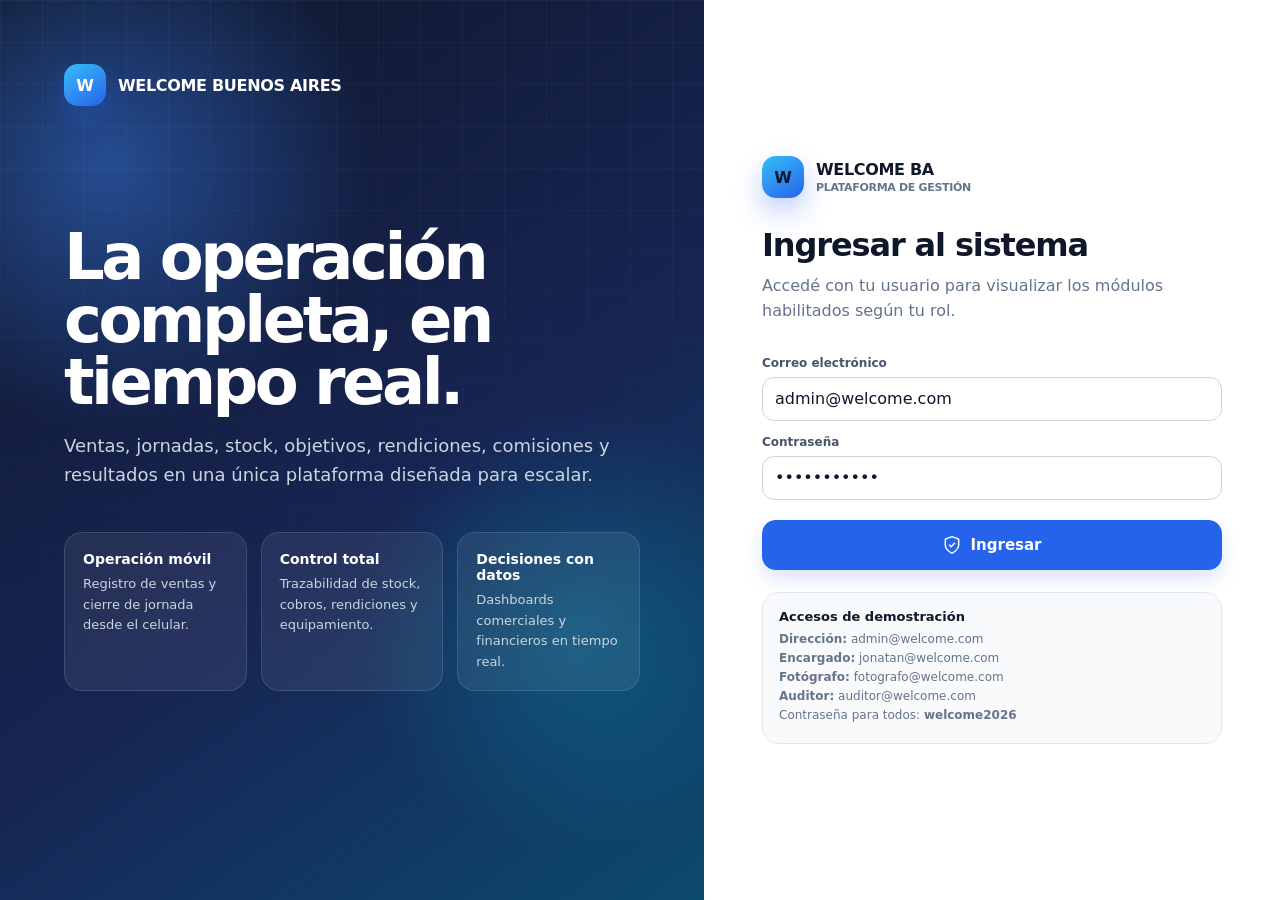
<file: index.html>
<!doctype html>
<html lang="es">
<head>
  <meta charset="utf-8" />
  <meta name="viewport" content="width=device-width, initial-scale=1, viewport-fit=cover" />
  <meta name="theme-color" content="#0f172a" />
  <meta name="description" content="Plataforma integral de gestión operativa, comercial y financiera de Welcome Buenos Aires" />
  <title>Welcome Buenos Aires | Gestión</title>
  <link rel="manifest" href="manifest.webmanifest" />
  <link rel="stylesheet" href="styles.css" />
</head>
<body>
  <div id="app"></div>
  <div id="toast-root" aria-live="polite"></div>
  <div id="modal-root"></div>
  <script src="business.js" defer></script>
  <script src="app.js" defer></script>
  <script src="operations.js" defer></script>
</body>
</html>
</file>
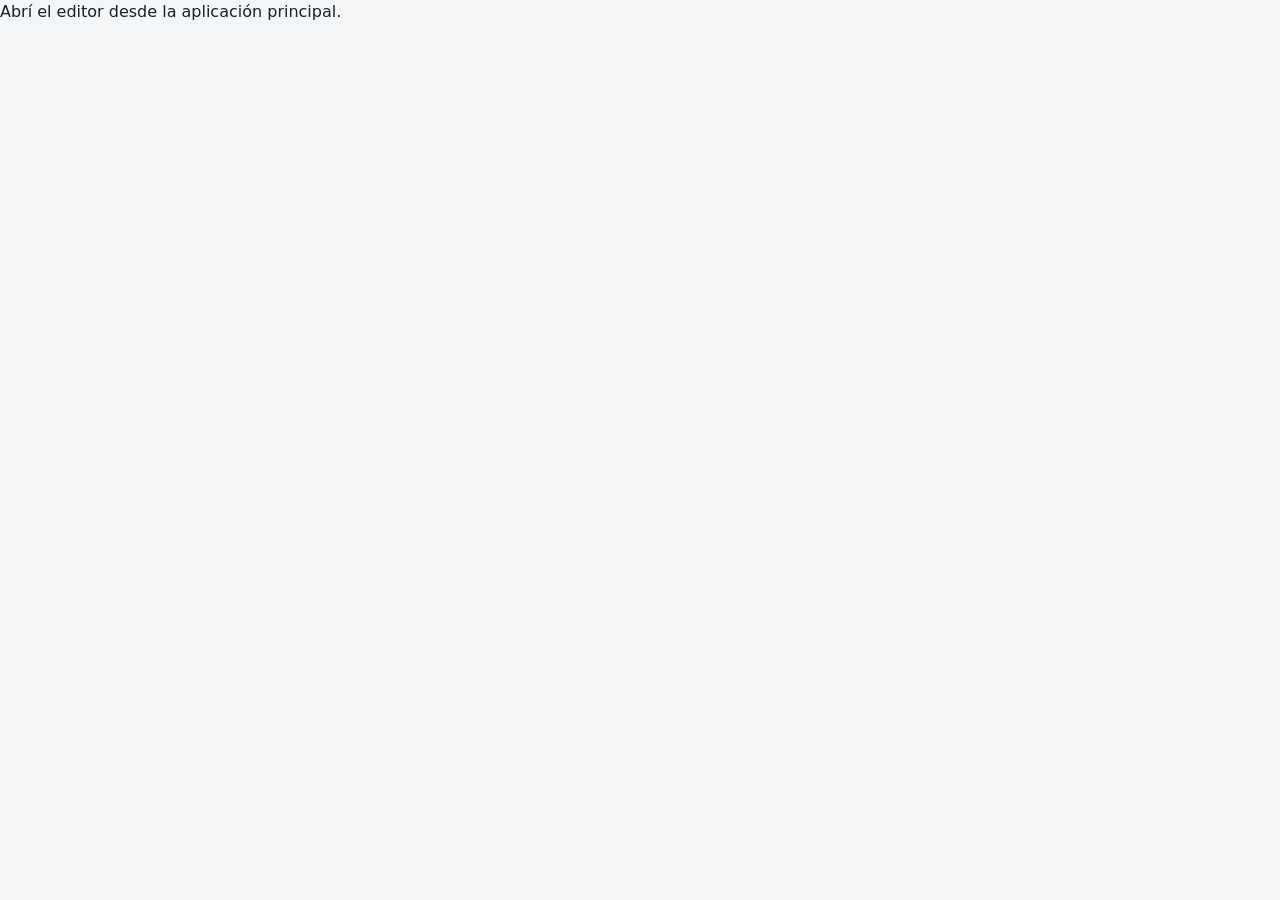
<file: point-editor.html>
<!DOCTYPE html>
<html lang="es">
<head>
  <meta charset="UTF-8" />
  <meta name="viewport" content="width=device-width, initial-scale=1.0" />
  <title>Welcome Buenos Aires · Puntos integrados</title>
  <style>
    :root {
      --bg: #f3f5f7;
      --surface: #ffffff;
      --surface-2: #f8fafb;
      --text: #17212b;
      --muted: #6b7785;
      --border: #dce2e7;
      --primary: #263746;
      --primary-2: #334a5d;
      --accent: #d8aa5b;
      --accent-soft: #f8eedc;
      --success: #19734b;
      --success-soft: #e8f5ee;
      --warning: #946200;
      --warning-soft: #fff5d9;
      --danger: #b13b3b;
      --danger-soft: #fdecec;
      --shadow: 0 10px 28px rgba(31, 49, 63, .08);
      --radius: 16px;
    }

    * { box-sizing: border-box; }
    html { scroll-behavior: smooth; }
    body {
      margin: 0;
      background: var(--bg);
      color: var(--text);
      font-family: Inter, ui-sans-serif, system-ui, -apple-system, BlinkMacSystemFont, "Segoe UI", sans-serif;
      line-height: 1.45;
    }

    button, input, select, textarea { font: inherit; }
    button { cursor: pointer; }
    button:disabled { cursor: not-allowed; opacity: .55; }

    .app-shell { min-height: 100vh; }
    .topbar {
      position: sticky;
      top: 0;
      z-index: 20;
      display: flex;
      align-items: center;
      justify-content: space-between;
      gap: 16px;
      min-height: 72px;
      padding: 14px 26px;
      color: #fff;
      background: var(--primary);
      box-shadow: 0 8px 24px rgba(23, 33, 43, .16);
    }
    .brand { display: flex; align-items: center; gap: 12px; }
    .brand-mark {
      display: grid;
      place-items: center;
      width: 42px;
      height: 42px;
      border-radius: 12px;
      color: var(--primary);
      background: var(--accent);
      font-weight: 800;
      letter-spacing: -.03em;
    }
    .brand small { display: block; color: rgba(255,255,255,.7); }
    .top-actions { display: flex; flex-wrap: wrap; gap: 10px; }

    .layout {
      display: grid;
      grid-template-columns: 270px minmax(0, 1fr);
      gap: 22px;
      width: min(1520px, calc(100% - 36px));
      margin: 22px auto 50px;
    }

    .sidebar {
      position: sticky;
      top: 94px;
      align-self: start;
      overflow: hidden;
      border: 1px solid var(--border);
      border-radius: var(--radius);
      background: var(--surface);
      box-shadow: var(--shadow);
    }
    .sidebar-header { padding: 20px; border-bottom: 1px solid var(--border); }
    .sidebar-header h2 { margin: 0 0 5px; font-size: 17px; }
    .sidebar-header p { margin: 0; color: var(--muted); font-size: 13px; }
    .nav-list { display: grid; gap: 4px; padding: 10px; }
    .nav-button {
      display: grid;
      grid-template-columns: 30px 1fr auto;
      align-items: center;
      gap: 10px;
      width: 100%;
      padding: 11px 12px;
      border: 0;
      border-radius: 11px;
      color: var(--text);
      background: transparent;
      text-align: left;
    }
    .nav-button:hover { background: var(--surface-2); }
    .nav-button.active { color: var(--primary); background: var(--accent-soft); font-weight: 700; }
    .step-number {
      display: grid;
      place-items: center;
      width: 28px;
      height: 28px;
      border-radius: 50%;
      color: var(--muted);
      background: var(--surface-2);
      border: 1px solid var(--border);
      font-size: 12px;
      font-weight: 800;
    }
    .nav-button.active .step-number { color: var(--primary); background: var(--accent); border-color: var(--accent); }
    .step-state { color: var(--muted); font-size: 12px; }

    .sidebar-footer { padding: 16px 18px 18px; border-top: 1px solid var(--border); }
    .progress-line { height: 8px; overflow: hidden; border-radius: 99px; background: #edf0f2; }
    .progress-line > span { display: block; height: 100%; width: 0; background: var(--accent); transition: width .25s ease; }
    .progress-copy { display: flex; justify-content: space-between; gap: 10px; margin-top: 8px; color: var(--muted); font-size: 12px; }

    .main { min-width: 0; }
    .page-intro {
      display: flex;
      align-items: flex-start;
      justify-content: space-between;
      gap: 20px;
      margin-bottom: 18px;
    }
    .page-intro h1 { margin: 0 0 5px; font-size: clamp(25px, 3vw, 34px); letter-spacing: -.03em; }
    .page-intro p { margin: 0; color: var(--muted); }

    .status-row { display: flex; flex-wrap: wrap; gap: 8px; align-items: center; }
    .badge {
      display: inline-flex;
      align-items: center;
      gap: 7px;
      min-height: 29px;
      padding: 5px 10px;
      border-radius: 999px;
      font-size: 12px;
      font-weight: 700;
    }
    .badge-draft { color: var(--warning); background: var(--warning-soft); }
    .badge-ready { color: var(--success); background: var(--success-soft); }
    .badge-muted { color: var(--muted); background: #edf0f2; }
    .badge-danger { color: var(--danger); background: var(--danger-soft); }

    .card {
      margin-bottom: 18px;
      padding: 22px;
      border: 1px solid var(--border);
      border-radius: var(--radius);
      background: var(--surface);
      box-shadow: var(--shadow);
    }
    .card-header {
      display: flex;
      align-items: flex-start;
      justify-content: space-between;
      gap: 18px;
      margin-bottom: 18px;
    }
    .card-header h2, .card-header h3 { margin: 0 0 5px; letter-spacing: -.02em; }
    .card-header p { margin: 0; color: var(--muted); font-size: 14px; }

    .section-panel { display: none; }
    .section-panel.active { display: block; }

    .grid { display: grid; gap: 16px; }
    .grid-2 { grid-template-columns: repeat(2, minmax(0, 1fr)); }
    .grid-3 { grid-template-columns: repeat(3, minmax(0, 1fr)); }
    .grid-4 { grid-template-columns: repeat(4, minmax(0, 1fr)); }
    .span-2 { grid-column: span 2; }
    .span-3 { grid-column: span 3; }
    .span-full { grid-column: 1 / -1; }

    .field-group { min-width: 0; }
    .field-group label, .field-title {
      display: flex;
      align-items: center;
      justify-content: space-between;
      gap: 10px;
      margin-bottom: 7px;
      font-size: 13px;
      font-weight: 700;
    }
    .optional { color: var(--muted); font-size: 11px; font-weight: 500; }
    .field, .select, .textarea {
      width: 100%;
      min-height: 43px;
      padding: 10px 12px;
      border: 1px solid var(--border);
      border-radius: 11px;
      outline: none;
      color: var(--text);
      background: var(--surface);
      transition: border .15s ease, box-shadow .15s ease;
    }
    .field:focus, .select:focus, .textarea:focus {
      border-color: var(--accent);
      box-shadow: 0 0 0 3px rgba(216,170,91,.2);
    }
    .textarea { min-height: 96px; resize: vertical; }
    .help-text { margin-top: 6px; color: var(--muted); font-size: 12px; }

    .btn {
      display: inline-flex;
      align-items: center;
      justify-content: center;
      gap: 8px;
      min-height: 41px;
      padding: 9px 14px;
      border: 1px solid transparent;
      border-radius: 11px;
      font-weight: 700;
      text-decoration: none;
    }
    .btn-primary { color: #fff; background: var(--primary); }
    .btn-primary:hover { background: var(--primary-2); }
    .btn-accent { color: var(--primary); background: var(--accent); }
    .btn-secondary { color: var(--text); background: var(--surface); border-color: var(--border); }
    .btn-secondary:hover { background: var(--surface-2); }
    .btn-danger { color: var(--danger); background: var(--danger-soft); border-color: transparent; }
    .btn-small { min-height: 34px; padding: 6px 10px; border-radius: 9px; font-size: 12px; }

    .toggle-row {
      display: flex;
      align-items: center;
      justify-content: space-between;
      gap: 14px;
      padding: 13px 14px;
      border: 1px solid var(--border);
      border-radius: 12px;
      background: var(--surface-2);
    }
    .toggle-copy strong { display: block; font-size: 13px; }
    .toggle-copy span { display: block; margin-top: 3px; color: var(--muted); font-size: 12px; }
    .switch { position: relative; display: inline-flex; width: 46px; height: 26px; flex: 0 0 auto; }
    .switch input { position: absolute; opacity: 0; pointer-events: none; }
    .switch span { width: 100%; border-radius: 999px; background: #cfd6dc; transition: .2s ease; }
    .switch span::after {
      content: "";
      position: absolute;
      top: 4px;
      left: 4px;
      width: 18px;
      height: 18px;
      border-radius: 50%;
      background: #fff;
      box-shadow: 0 2px 7px rgba(0,0,0,.2);
      transition: .2s ease;
    }
    .switch input:checked + span { background: var(--primary); }
    .switch input:checked + span::after { transform: translateX(20px); }

    .callout {
      padding: 15px 16px;
      border-radius: 13px;
      border: 1px solid var(--border);
      background: var(--surface-2);
    }
    .callout strong { display: block; margin-bottom: 4px; }
    .callout p { margin: 0; color: var(--muted); font-size: 13px; }
    .callout-warning { border-color: #eed28c; background: var(--warning-soft); }
    .callout-success { border-color: #a9d7c0; background: var(--success-soft); }

    .days-table-wrap { overflow-x: auto; }
    .days-table { width: 100%; min-width: 900px; border-collapse: collapse; }
    .days-table th { padding: 10px 8px; color: var(--muted); font-size: 12px; text-align: left; border-bottom: 1px solid var(--border); }
    .days-table td { padding: 10px 8px; vertical-align: middle; border-bottom: 1px solid var(--border); }
    .days-table tr:last-child td { border-bottom: 0; }
    .day-name { font-weight: 800; }
    .day-row.off { opacity: .46; }
    .compact-field { min-width: 104px; min-height: 36px; padding: 7px 9px; border: 1px solid var(--border); border-radius: 9px; }

    .shift-editor {
      display: none;
      margin-top: 14px;
      padding: 16px;
      border: 1px dashed var(--border);
      border-radius: 13px;
      background: var(--surface-2);
    }
    .shift-editor.visible { display: block; }
    .shift-block {
      display: grid;
      grid-template-columns: 150px repeat(2, minmax(120px, 1fr));
      gap: 12px;
      align-items: end;
      margin-top: 12px;
    }

    .contact-list { display: grid; gap: 14px; }
    .contact-card {
      padding: 16px;
      border: 1px solid var(--border);
      border-radius: 14px;
      background: var(--surface-2);
    }
    .contact-card-header { display: flex; align-items: center; justify-content: space-between; gap: 12px; margin-bottom: 14px; }

    .agreement-selector { display: grid; grid-template-columns: repeat(4, minmax(0, 1fr)); gap: 12px; }
    .agreement-card {
      min-height: 110px;
      padding: 14px;
      border: 1px solid var(--border);
      border-radius: 13px;
      background: var(--surface);
      text-align: left;
    }
    .agreement-card strong { display: block; margin-bottom: 5px; }
    .agreement-card span { color: var(--muted); font-size: 12px; }
    .agreement-card.active { border-color: var(--accent); background: var(--accent-soft); box-shadow: 0 0 0 2px rgba(216,170,91,.2); }
    .agreement-config { display: none; margin-top: 18px; }
    .agreement-config.active { display: block; }

    .rules-list { display: grid; gap: 12px; }
    .combined-rule { padding: 15px; border: 1px solid var(--border); border-radius: 13px; background: var(--surface-2); }

    .summary-grid { display: grid; grid-template-columns: repeat(3, minmax(0,1fr)); gap: 14px; }
    .summary-card { padding: 16px; border: 1px solid var(--border); border-radius: 13px; background: var(--surface-2); }
    .summary-card small { color: var(--muted); }
    .summary-card strong { display: block; margin-top: 6px; }
    .check-list { display: grid; gap: 9px; margin: 16px 0 0; padding: 0; list-style: none; }
    .check-list li { display: flex; align-items: flex-start; gap: 9px; font-size: 13px; }
    .check-dot { display: grid; place-items: center; width: 20px; height: 20px; flex: 0 0 auto; border-radius: 50%; font-size: 11px; font-weight: 900; }
    .check-ok { color: var(--success); background: var(--success-soft); }
    .check-warn { color: var(--warning); background: var(--warning-soft); }

    .sticky-footer {
      position: sticky;
      bottom: 12px;
      z-index: 15;
      display: flex;
      align-items: center;
      justify-content: space-between;
      gap: 18px;
      padding: 14px 16px;
      border: 1px solid var(--border);
      border-radius: 15px;
      background: rgba(255,255,255,.95);
      box-shadow: 0 14px 35px rgba(31,49,63,.18);
      backdrop-filter: blur(10px);
    }
    .save-copy strong { display: block; }
    .save-copy span { color: var(--muted); font-size: 12px; }
    .footer-actions { display: flex; flex-wrap: wrap; gap: 9px; }

    .toast {
      position: fixed;
      right: 22px;
      bottom: 22px;
      z-index: 50;
      display: none;
      max-width: 420px;
      padding: 14px 16px;
      border-radius: 13px;
      color: #fff;
      background: var(--primary);
      box-shadow: 0 12px 34px rgba(0,0,0,.2);
    }
    .toast.visible { display: block; }

    .modal-backdrop {
      position: fixed;
      inset: 0;
      z-index: 60;
      display: none;
      place-items: center;
      padding: 20px;
      background: rgba(18, 29, 38, .56);
    }
    .modal-backdrop.visible { display: grid; }
    .modal {
      width: min(720px, 100%);
      max-height: 90vh;
      overflow: auto;
      padding: 22px;
      border-radius: 18px;
      background: var(--surface);
      box-shadow: 0 24px 70px rgba(0,0,0,.3);
    }
    .modal-header { display: flex; align-items: flex-start; justify-content: space-between; gap: 16px; margin-bottom: 18px; }
    .modal-header h3 { margin: 0 0 4px; }
    .modal-header p { margin: 0; color: var(--muted); font-size: 13px; }

    .hidden { display: none !important; }


    .view-hidden { display: none !important; }
    .points-index {
      width: min(1520px, calc(100% - 36px));
      margin: 24px auto 50px;
    }
    .index-header {
      display: flex;
      align-items: flex-start;
      justify-content: space-between;
      gap: 20px;
      margin-bottom: 18px;
    }
    .index-header h1 { margin: 0 0 5px; font-size: clamp(25px, 3vw, 34px); letter-spacing: -.03em; }
    .index-header p { margin: 0; color: var(--muted); }
    .metric-grid { display: grid; grid-template-columns: repeat(4, minmax(0, 1fr)); gap: 14px; margin-bottom: 18px; }
    .metric-card {
      padding: 18px;
      border: 1px solid var(--border);
      border-radius: var(--radius);
      background: var(--surface);
      box-shadow: var(--shadow);
    }
    .metric-card small { display: block; color: var(--muted); margin-bottom: 7px; }
    .metric-card strong { display: block; font-size: 26px; letter-spacing: -.03em; }
    .metric-card span { display: block; margin-top: 4px; color: var(--muted); font-size: 12px; }
    .index-toolbar {
      display: flex;
      align-items: flex-end;
      justify-content: space-between;
      gap: 14px;
      margin-bottom: 16px;
    }
    .index-filters { display: grid; grid-template-columns: minmax(220px, 1fr) 210px; gap: 12px; width: min(620px, 100%); }
    .points-table-wrap { overflow-x: auto; }
    .points-table { width: 100%; min-width: 1040px; border-collapse: collapse; }
    .points-table th, .points-table td { padding: 13px 12px; border-bottom: 1px solid var(--border); text-align: left; vertical-align: middle; }
    .points-table th { color: var(--muted); font-size: 12px; font-weight: 700; background: var(--surface-2); }
    .points-table tbody tr:hover { background: var(--surface-2); }
    .record-name { font-weight: 800; }
    .record-subtitle { margin-top: 3px; color: var(--muted); font-size: 12px; }
    .record-actions { display: flex; flex-wrap: wrap; justify-content: flex-end; gap: 7px; }
    .empty-state {
      padding: 46px 24px;
      text-align: center;
      border: 1px dashed var(--border);
      border-radius: var(--radius);
      background: var(--surface-2);
    }
    .empty-state h3 { margin: 0 0 7px; }
    .empty-state p { margin: 0 0 18px; color: var(--muted); }
    .editor-context {
      display: flex;
      align-items: center;
      justify-content: space-between;
      gap: 12px;
      margin-bottom: 14px;
    }
    .editor-context-copy { color: var(--muted); font-size: 13px; }
    .id-chip { display: inline-flex; padding: 4px 8px; border-radius: 999px; background: var(--surface-2); color: var(--muted); font-size: 11px; }
    .mobile-records { display: none; gap: 12px; }
    .mobile-record-card {
      padding: 16px;
      border: 1px solid var(--border);
      border-radius: var(--radius);
      background: var(--surface);
      box-shadow: var(--shadow);
    }
    .mobile-record-top { display:flex; align-items:flex-start; justify-content:space-between; gap:10px; }
    .mobile-record-grid { display:grid; grid-template-columns:1fr 1fr; gap:10px; margin:14px 0; font-size:13px; }
    .mobile-record-grid small { display:block; color:var(--muted); margin-bottom:3px; }
    .inline-link { border:0; padding:0; color:var(--primary); background:transparent; font-weight:700; }

    @media (max-width: 1100px) {
      .layout { grid-template-columns: 220px minmax(0, 1fr); }
      .grid-4 { grid-template-columns: repeat(2, minmax(0, 1fr)); }
      .agreement-selector { grid-template-columns: repeat(2, minmax(0, 1fr)); }
    }

    @media (max-width: 820px) {
      .topbar { position: static; align-items: flex-start; flex-direction: column; }
      .layout { grid-template-columns: 1fr; width: min(100% - 22px, 760px); margin-top: 12px; }
      .sidebar { position: static; }
      .nav-list { grid-template-columns: repeat(2, minmax(0, 1fr)); }
      .sidebar-footer { display: none; }
      .grid-2, .grid-3, .grid-4, .summary-grid { grid-template-columns: 1fr; }
      .span-2, .span-3 { grid-column: auto; }
      .page-intro, .card-header, .sticky-footer { flex-direction: column; align-items: stretch; }
      .agreement-selector { grid-template-columns: 1fr; }
      .shift-block { grid-template-columns: 1fr; }
      .footer-actions { width: 100%; }
      .footer-actions .btn { flex: 1; }
    }


    @media (max-width: 1100px) {
      .metric-grid { grid-template-columns: repeat(2, minmax(0, 1fr)); }
    }
    @media (max-width: 720px) {
      .points-index { width: min(100% - 22px, 1520px); margin-top: 14px; }
      .index-header, .index-toolbar { align-items: stretch; flex-direction: column; }
      .index-filters { grid-template-columns: 1fr; width: 100%; }
      .metric-grid { grid-template-columns: 1fr 1fr; }
      .desktop-records { display: none; }
      .mobile-records { display: grid; }
      .editor-context { align-items:flex-start; flex-direction:column; }
    }
    @media print {
      .topbar, .sidebar, .sticky-footer, .btn, .toast { display: none !important; }
      body { background: #fff; }
      .layout { display: block; width: 100%; margin: 0; }
      .section-panel { display: block !important; }
      .card { box-shadow: none; break-inside: avoid; }
    }
  </style>
</head>
<body>
  <div class="app-shell">
    <header class="topbar">
      <div class="brand">
        <div class="brand-mark">W</div>
        <div>
          <strong>Welcome Buenos Aires</strong>
          <small>Sistema operativo · Puntos de venta</small>
        </div>
      </div>
      <div class="top-actions">
        <button class="btn btn-secondary" type="button" id="listTopBtn">Ver puntos</button>
        <button class="btn btn-secondary" type="button" id="newTopBtn">+ Nuevo punto</button>
        <button class="btn btn-secondary" type="button" id="exportBtn">Exportar punto</button>
        <button class="btn btn-accent" type="button" id="saveTopBtn">Guardar</button>
      </div>
    </header>

    <section class="points-index" id="pointsIndexView">
      <div class="index-header">
        <div>
          <div class="status-row"><span class="badge badge-muted">Administración de puntos</span></div>
          <h1>Puntos de venta</h1>
          <p>Creá nuevos puntos, consultá los existentes y retomá su edición cuando lo necesites.</p>
        </div>
        <div class="top-actions">
          <button class="btn btn-secondary" type="button" id="exportAllBtn">Exportar listado</button>
          <button class="btn btn-primary" type="button" id="newPointBtn">+ Dar de alta un punto</button>
        </div>
      </div>

      <div class="metric-grid">
        <div class="metric-card"><small>Total de puntos</small><strong id="metricTotal">0</strong><span>Registros guardados</span></div>
        <div class="metric-card"><small>Puntos activos</small><strong id="metricActive">0</strong><span>Habilitados para operar</span></div>
        <div class="metric-card"><small>Borradores</small><strong id="metricDraft">0</strong><span>Pendientes de completar</span></div>
        <div class="metric-card"><small>Suspendidos / finalizados</small><strong id="metricInactive">0</strong><span>Sin operación actual</span></div>
      </div>

      <article class="card">
        <div class="index-toolbar">
          <div class="index-filters">
            <div class="field-group">
              <label for="pointSearch">Buscar punto</label>
              <input class="field" id="pointSearch" placeholder="Nombre, código, aliado o localidad" />
            </div>
            <div class="field-group">
              <label for="pointStatusFilter">Estado</label>
              <select class="select" id="pointStatusFilter">
                <option value="all">Todos los estados</option>
                <option value="draft">Borrador</option>
                <option value="preparation">En preparación</option>
                <option value="active">Activo</option>
                <option value="suspended">Suspendido</option>
                <option value="finished">Finalizado</option>
              </select>
            </div>
          </div>
          <div class="status-row"><span class="badge badge-muted" id="resultsCount">0 resultados</span></div>
        </div>

        <div id="pointsEmpty" class="empty-state">
          <h3 id="emptyTitle">Todavía no hay puntos guardados</h3>
          <p id="emptyCopy">Comenzá creando el primer punto de venta. Después podrás volver al listado para editarlo o duplicarlo.</p>
          <button class="btn btn-primary" type="button" id="emptyNewPointBtn">Dar de alta el primer punto</button>
        </div>

        <div id="pointsResults" class="hidden">
          <div class="points-table-wrap desktop-records">
            <table class="points-table">
              <thead>
                <tr>
                  <th>Punto de venta</th>
                  <th>Aliado</th>
                  <th>Operación</th>
                  <th>Acuerdo</th>
                  <th>Estado</th>
                  <th>Última modificación</th>
                  <th style="text-align:right">Acciones</th>
                </tr>
              </thead>
              <tbody id="pointsTableBody"></tbody>
            </table>
          </div>
          <div class="mobile-records" id="pointsMobileList"></div>
        </div>
      </article>
    </section>

    <div class="layout view-hidden" id="pointEditorView">
      <aside class="sidebar">
        <div class="sidebar-header">
          <h2>Alta del punto</h2>
          <p>Completá la información por etapas.</p>
        </div>
        <nav class="nav-list" aria-label="Secciones del alta">
          <button class="nav-button active" type="button" data-section="general">
            <span class="step-number">1</span><span>Información general</span><span class="step-state" id="state-general">Pendiente</span>
          </button>
          <button class="nav-button" type="button" data-section="operation">
            <span class="step-number">2</span><span>Operación y turnos</span><span class="step-state" id="state-operation">Pendiente</span>
          </button>
          <button class="nav-button" type="button" data-section="partner">
            <span class="step-number">3</span><span>Aliado comercial</span><span class="step-state" id="state-partner">Pendiente</span>
          </button>
          <button class="nav-button" type="button" data-section="agreement">
            <span class="step-number">4</span><span>Acuerdo comercial</span><span class="step-state" id="state-agreement">Pendiente</span>
          </button>
          <button class="nav-button" type="button" data-section="summary">
            <span class="step-number">5</span><span>Resumen y activación</span><span class="step-state" id="state-summary">Revisar</span>
          </button>
        </nav>
        <div class="sidebar-footer">
          <div class="progress-line"><span id="progressBar"></span></div>
          <div class="progress-copy"><span>Avance de carga</span><strong id="progressText">0%</strong></div>
        </div>
      </aside>

      <main class="main">
        <div class="editor-context">
          <button type="button" class="btn btn-secondary btn-small" id="backToListBtn">← Volver al listado</button>
          <div class="editor-context-copy">Registro: <span class="id-chip" id="currentRecordId">Nuevo</span></div>
        </div>
        <div class="page-intro">
          <div>
            <div class="status-row">
              <span class="badge badge-draft" id="recordStatus">Borrador</span>
              <span class="badge badge-muted">Campos no obligatorios al guardar</span>
            </div>
            <h1 id="pageTitle">Nuevo punto de venta</h1>
            <p>Los datos pueden completarse más adelante. El sistema valida lo necesario antes de activar la operación.</p>
          </div>
        </div>

        <section class="section-panel active" id="section-general">
          <article class="card">
            <div class="card-header">
              <div>
                <h2>Información general</h2>
                <p>Identificación básica del punto de venta.</p>
              </div>
              <span class="badge badge-muted">Guardado flexible</span>
            </div>

            <div class="grid grid-3">
              <div class="field-group span-2">
                <label for="pointName">Nombre del punto <span class="optional">Completar cuando esté disponible</span></label>
                <input class="field" id="pointName" placeholder="Ej. Mirador Obelisco" />
              </div>
              <div class="field-group">
                <label for="pointCode">Código interno <span class="optional">Automático u opcional</span></label>
                <input class="field" id="pointCode" placeholder="PV-0001" />
              </div>
              <div class="field-group">
                <label for="shortName">Nombre corto <span class="optional">Opcional</span></label>
                <input class="field" id="shortName" placeholder="Ej. Obelisco" />
              </div>
              <div class="field-group">
                <label for="pointType">Tipo de punto <span class="optional">Opcional</span></label>
                <select class="select" id="pointType">
                  <option value="">Sin definir</option>
                  <option>Atracción turística</option>
                  <option>Embarcación</option>
                  <option>Bus turístico</option>
                  <option>Local comercial</option>
                  <option>Evento temporal</option>
                  <option>Otro</option>
                </select>
              </div>
              <div class="field-group">
                <label for="pointState">Estado de la ficha</label>
                <select class="select" id="pointState">
                  <option value="draft">Borrador</option>
                  <option value="preparation">En preparación</option>
                  <option value="active">Activo</option>
                  <option value="suspended">Suspendido</option>
                  <option value="finished">Finalizado</option>
                </select>
              </div>
              <div class="field-group span-2">
                <label for="address">Dirección <span class="optional">Opcional</span></label>
                <input class="field" id="address" placeholder="Calle, número y referencia" />
              </div>
              <div class="field-group">
                <label for="city">Localidad <span class="optional">Opcional</span></label>
                <input class="field" id="city" placeholder="Ej. CABA" />
              </div>
              <div class="field-group">
                <label for="startDate">Fecha de inicio <span class="optional">Opcional</span></label>
                <input class="field" id="startDate" type="date" />
              </div>
              <div class="field-group">
                <label for="endDate">Fecha de finalización <span class="optional">Opcional</span></label>
                <input class="field" id="endDate" type="date" />
              </div>
              <div class="field-group">
                <label for="internalManager">Responsable interno <span class="optional">Opcional</span></label>
                <input class="field" id="internalManager" placeholder="Nombre del responsable" />
              </div>
              <div class="field-group span-full">
                <label for="generalNotes">Observaciones generales <span class="optional">Opcional</span></label>
                <textarea class="textarea" id="generalNotes" placeholder="Información pendiente, condiciones del lugar o notas internas"></textarea>
              </div>
            </div>
          </article>
        </section>

        <section class="section-panel" id="section-operation">
          <article class="card">
            <div class="card-header">
              <div>
                <h2>Días de operación y horarios</h2>
                <p>Cada día puede tener distintos horarios y cantidad de turnos.</p>
              </div>
              <button type="button" class="btn btn-secondary btn-small" id="copyMondayBtn">Copiar lunes al resto</button>
            </div>

            <div class="days-table-wrap">
              <table class="days-table">
                <thead>
                  <tr>
                    <th>Día</th>
                    <th>Opera</th>
                    <th>Apertura</th>
                    <th>Cierre</th>
                    <th>Cantidad de turnos</th>
                    <th>Detalle</th>
                  </tr>
                </thead>
                <tbody id="scheduleTableBody"></tbody>
              </table>
            </div>
          </article>

          <article class="card">
            <div class="card-header">
              <div>
                <h3>Reglas de asignación de fotógrafos</h3>
                <p>Definen qué puede modificar el encargado al asignar un turno.</p>
              </div>
            </div>
            <div class="grid grid-2">
              <div class="toggle-row">
                <div class="toggle-copy">
                  <strong>Permitir modificar el horario al asignar</strong>
                  <span>Para eventos, extensiones o excepciones puntuales.</span>
                </div>
                <label class="switch"><input id="allowScheduleOverride" type="checkbox" checked /><span></span></label>
              </div>
              <div class="toggle-row">
                <div class="toggle-copy">
                  <strong>Solicitar motivo del cambio</strong>
                  <span>Guarda la causa y el usuario responsable.</span>
                </div>
                <label class="switch"><input id="requireOverrideReason" type="checkbox" checked /><span></span></label>
              </div>
              <div class="toggle-row">
                <div class="toggle-copy">
                  <strong>Permitir Turno completo</strong>
                  <span>Un mismo fotógrafo cubre Turno 1 y Turno 2.</span>
                </div>
                <label class="switch"><input id="allowFullShift" type="checkbox" checked /><span></span></label>
              </div>
              <div class="toggle-row">
                <div class="toggle-copy">
                  <strong>Permitir más de un fotógrafo por turno</strong>
                  <span>Para puntos con cobertura simultánea.</span>
                </div>
                <label class="switch"><input id="allowMultiplePhotographers" type="checkbox" /><span></span></label>
              </div>
            </div>
          </article>

          <article class="card">
            <div class="card-header">
              <div>
                <h3>Vista previa de opciones de turno</h3>
                <p>Estas opciones aparecerán al encargado al realizar una asignación.</p>
              </div>
            </div>
            <div class="summary-grid">
              <div class="summary-card"><small>Opción 1</small><strong>Turno 1</strong><span id="previewShift1">Según horario configurado</span></div>
              <div class="summary-card"><small>Opción 2</small><strong>Turno 2</strong><span id="previewShift2">Disponible cuando el día tiene 2 turnos</span></div>
              <div class="summary-card"><small>Opción 3</small><strong>Turno completo</strong><span id="previewFullShift">Abarca ambos turnos</span></div>
            </div>
          </article>
        </section>

        <section class="section-panel" id="section-partner">
          <article class="card">
            <div class="card-header">
              <div>
                <h2>Aliado comercial</h2>
                <p>Empresa dueña o responsable del punto de venta.</p>
              </div>
            </div>
            <div class="grid grid-3">
              <div class="field-group span-2">
                <label for="partnerName">Nombre comercial <span class="optional">Puede asociarse luego</span></label>
                <input class="field" id="partnerName" placeholder="Ej. Sturla Viajes" />
              </div>
              <div class="field-group">
                <label for="partnerTaxId">CUIT / identificación fiscal <span class="optional">Opcional</span></label>
                <input class="field" id="partnerTaxId" placeholder="Sin completar" />
              </div>
              <div class="field-group span-2">
                <label for="partnerLegalName">Razón social <span class="optional">Opcional</span></label>
                <input class="field" id="partnerLegalName" placeholder="Razón social completa" />
              </div>
              <div class="field-group">
                <label for="partnerStatus">Estado de relación</label>
                <select class="select" id="partnerStatus">
                  <option value="pending">Pendiente</option>
                  <option value="negotiation">En negociación</option>
                  <option value="active">Activo</option>
                  <option value="suspended">Suspendido</option>
                  <option value="finished">Finalizado</option>
                </select>
              </div>
              <div class="field-group span-full">
                <label for="partnerNotes">Observaciones del aliado <span class="optional">Opcional</span></label>
                <textarea class="textarea" id="partnerNotes" placeholder="Condiciones, referencias y notas administrativas"></textarea>
              </div>
            </div>
          </article>

          <article class="card">
            <div class="card-header">
              <div>
                <h3>Agenda de contactos</h3>
                <p>Podés cargar tantos contactos como sea necesario.</p>
              </div>
              <button type="button" class="btn btn-secondary" id="addContactBtn">Agregar contacto</button>
            </div>
            <div class="contact-list" id="contactList"></div>
            <div class="callout" id="emptyContacts">
              <strong>No hay contactos cargados</strong>
              <p>Agregá contactos operativos, administrativos, comerciales o directivos cuando los tengas.</p>
            </div>
          </article>
        </section>

        <section class="section-panel" id="section-agreement">
          <article class="card">
            <div class="card-header">
              <div>
                <h2>Acuerdo comercial</h2>
                <p>Esta información es exclusiva de Administración y no será visible para los fotógrafos.</p>
              </div>
              <span class="badge badge-danger">Acceso restringido</span>
            </div>

            <div class="grid grid-3">
              <div class="field-group span-2">
                <label for="agreementName">Nombre del acuerdo <span class="optional">Ej. Acuerdo Sturla 2026</span></label>
                <input class="field" id="agreementName" placeholder="Nombre interno del acuerdo" />
              </div>
              <div class="field-group">
                <label for="agreementStatus">Estado</label>
                <select class="select" id="agreementStatus">
                  <option value="draft">Borrador</option>
                  <option value="active">Vigente</option>
                  <option value="expired">Vencido</option>
                  <option value="suspended">Suspendido</option>
                </select>
              </div>
              <div class="field-group">
                <label for="agreementFrom">Vigencia desde <span class="optional">Requerido para activar</span></label>
                <input class="field" id="agreementFrom" type="date" />
              </div>
              <div class="field-group">
                <label for="agreementTo">Vigencia hasta <span class="optional">Opcional</span></label>
                <input class="field" id="agreementTo" type="date" />
              </div>
              <div class="field-group">
                <label for="settlementFrequency">Cierre de liquidación</label>
                <select class="select" id="settlementFrequency">
                  <option value="monthly">Mensual</option>
                  <option value="weekly">Semanal</option>
                  <option value="biweekly">Quincenal</option>
                  <option value="daily">Diario</option>
                </select>
              </div>
            </div>
          </article>

          <article class="card">
            <div class="card-header">
              <div>
                <h3>Modalidad económica</h3>
                <p>Elegí el tipo de acuerdo que alimentará el cálculo de deuda del aliado.</p>
              </div>
            </div>

            <div class="agreement-selector">
              <button type="button" class="agreement-card active" data-agreement="percentage"><strong>Porcentaje</strong><span>Sobre venta bruta, neta o cobrada.</span></button>
              <button type="button" class="agreement-card" data-agreement="unit"><strong>Ticket o pasajero</strong><span>Importe por unidad informada.</span></button>
              <button type="button" class="agreement-card" data-agreement="fixed"><strong>Canon fijo</strong><span>Monto por día, turno o mes.</span></button>
              <button type="button" class="agreement-card" data-agreement="combined"><strong>Combinado</strong><span>Dos o más reglas aplicadas juntas.</span></button>
            </div>

            <div class="agreement-config active" id="agreement-percentage">
              <div class="grid grid-3">
                <div class="field-group">
                  <label for="percentageValue">Porcentaje <span class="optional">Requerido para activar</span></label>
                  <input class="field" id="percentageValue" type="number" min="0" max="100" step="0.01" placeholder="Ej. 15" />
                </div>
                <div class="field-group">
                  <label for="percentageBase">Base de cálculo</label>
                  <select class="select" id="percentageBase">
                    <option value="">Sin definir</option>
                    <option value="gross">Venta bruta</option>
                    <option value="net">Venta neta después de descuentos</option>
                    <option value="collected">Importe efectivamente cobrado</option>
                    <option value="net_fees">Venta neta de gastos de cobro</option>
                  </select>
                </div>
                <div class="field-group">
                  <label for="percentageCurrency">Moneda de liquidación</label>
                  <select class="select" id="percentageCurrency">
                    <option value="ARS">ARS</option>
                    <option value="USD">USD</option>
                    <option value="BRL">BRL</option>
                    <option value="UYU">UYU</option>
                  </select>
                </div>
                <div class="field-group">
                  <label for="productsScope">Productos alcanzados</label>
                  <select class="select" id="productsScope">
                    <option value="all">Todos los productos</option>
                    <option value="selected">Productos seleccionados</option>
                    <option value="except">Todos menos excepciones</option>
                  </select>
                </div>
                <div class="field-group">
                  <label for="currencyConversion">Conversión de otras monedas</label>
                  <select class="select" id="currencyConversion">
                    <option value="sale_date">Tipo de cambio de la venta</option>
                    <option value="shift_close">Tipo de cambio del cierre</option>
                    <option value="month_close">Tipo de cambio del cierre mensual</option>
                    <option value="contractual">Cotización contractual</option>
                    <option value="manual">Carga manual autorizada</option>
                  </select>
                </div>
                <div class="field-group">
                  <label for="calculationMoment">Momento de devengamiento</label>
                  <select class="select" id="calculationMoment">
                    <option value="sale">Al confirmar cada venta</option>
                    <option value="shift">Al cerrar el turno</option>
                    <option value="day">Al cerrar el día</option>
                  </select>
                </div>
              </div>
              <div class="grid grid-2" style="margin-top:16px">
                <div class="toggle-row"><div class="toggle-copy"><strong>Excluir ventas anuladas</strong><span>Revierte la deuda generada por la venta.</span></div><label class="switch"><input id="excludeCancelled" type="checkbox" checked /><span></span></label></div>
                <div class="toggle-row"><div class="toggle-copy"><strong>Descontar devoluciones</strong><span>Registra un ajuste negativo para el aliado.</span></div><label class="switch"><input id="discountReturns" type="checkbox" checked /><span></span></label></div>
                <div class="toggle-row"><div class="toggle-copy"><strong>Descontar gastos del medio de pago</strong><span>Solo si el contrato lo establece.</span></div><label class="switch"><input id="discountPaymentFees" type="checkbox" /><span></span></label></div>
                <div class="toggle-row"><div class="toggle-copy"><strong>Incluir ventas en moneda extranjera</strong><span>Se convierten según la regla seleccionada.</span></div><label class="switch"><input id="includeForeignCurrency" type="checkbox" checked /><span></span></label></div>
              </div>
            </div>

            <div class="agreement-config" id="agreement-unit">
              <div class="grid grid-3">
                <div class="field-group">
                  <label for="unitType">Unidad de cálculo</label>
                  <select class="select" id="unitType">
                    <option value="ticket">Ticket vendido</option>
                    <option value="passenger">Pasajero</option>
                    <option value="visitor">Visitante</option>
                  </select>
                </div>
                <div class="field-group">
                  <label for="unitValue">Valor por unidad <span class="optional">Requerido para activar</span></label>
                  <input class="field" id="unitValue" type="number" min="0" step="0.01" placeholder="Ej. 1100" />
                </div>
                <div class="field-group">
                  <label for="unitCurrency">Moneda</label>
                  <select class="select" id="unitCurrency"><option>ARS</option><option>USD</option><option>BRL</option><option>UYU</option></select>
                </div>
                <div class="field-group">
                  <label for="unitPerShiftLimit">Tope por turno <span class="optional">Opcional</span></label>
                  <input class="field" id="unitPerShiftLimit" type="number" min="0" placeholder="Sin límite" />
                </div>
                <div class="field-group">
                  <label for="unitDailyLimit">Tope diario <span class="optional">Opcional</span></label>
                  <input class="field" id="unitDailyLimit" type="number" min="0" placeholder="Ej. 184" />
                </div>
                <div class="field-group">
                  <label for="unitSource">Fuente principal del dato</label>
                  <select class="select" id="unitSource">
                    <option value="photographer">Informada por el fotógrafo</option>
                    <option value="partner">Informada por el aliado</option>
                    <option value="external">Sistema externo</option>
                    <option value="manager">Validada por el encargado</option>
                  </select>
                </div>
              </div>

              <div class="callout callout-warning" style="margin-top:16px">
                <strong>Comportamiento en el módulo Fotógrafo</strong>
                <p>El fotógrafo solo informa la cantidad operativa. No verá el valor unitario ni el monto que se le debe al aliado.</p>
              </div>

              <div class="grid grid-2" style="margin-top:16px">
                <div class="toggle-row"><div class="toggle-copy"><strong>Solicitar cantidad al cierre</strong><span>Aparece como parte del cierre operativo.</span></div><label class="switch"><input id="requestUnitAtClose" type="checkbox" checked /><span></span></label></div>
                <div class="toggle-row"><div class="toggle-copy"><strong>Permitir cierre sin el dato</strong><span>Evita bloquear al fotógrafo.</span></div><label class="switch"><input id="allowCloseWithoutUnit" type="checkbox" checked /><span></span></label></div>
                <div class="toggle-row"><div class="toggle-copy"><strong>Registrar 0 observado</strong><span>Queda pendiente de completar por el encargado.</span></div><label class="switch"><input id="zeroObserved" type="checkbox" checked /><span></span></label></div>
                <div class="toggle-row"><div class="toggle-copy"><strong>Notificar al encargado</strong><span>Genera una alerta de dato pendiente.</span></div><label class="switch"><input id="notifyManager" type="checkbox" checked /><span></span></label></div>
              </div>
            </div>

            <div class="agreement-config" id="agreement-fixed">
              <div class="grid grid-3">
                <div class="field-group"><label for="fixedValue">Importe del canon <span class="optional">Requerido para activar</span></label><input class="field" id="fixedValue" type="number" min="0" step="0.01" placeholder="Monto" /></div>
                <div class="field-group"><label for="fixedCurrency">Moneda</label><select class="select" id="fixedCurrency"><option>ARS</option><option>USD</option><option>BRL</option><option>UYU</option></select></div>
                <div class="field-group"><label for="fixedFrequency">Periodicidad</label><select class="select" id="fixedFrequency"><option value="shift">Por turno</option><option value="day">Diario</option><option value="week">Semanal</option><option value="biweekly">Quincenal</option><option value="month">Mensual</option><option value="event">Por evento</option></select></div>
                <div class="field-group"><label for="fixedDueDay">Día o condición de vencimiento <span class="optional">Opcional</span></label><input class="field" id="fixedDueDay" placeholder="Ej. día 10 del mes" /></div>
                <div class="field-group"><label for="fixedProration">Prorrateo interno</label><select class="select" id="fixedProration"><option value="none">Sin prorrateo</option><option value="days">Por días operativos</option><option value="shifts">Por turnos</option><option value="sales">Por ventas</option></select></div>
                <div class="field-group"><label for="fixedInvoice">Requiere factura</label><select class="select" id="fixedInvoice"><option value="yes">Sí</option><option value="no">No</option><option value="pending">Sin definir</option></select></div>
              </div>
            </div>

            <div class="agreement-config" id="agreement-combined">
              <div class="callout">
                <strong>Acuerdo combinado</strong>
                <p>Agregá las reglas que correspondan. El sistema aplicará el orden definido y generará una única deuda administrativa.</p>
              </div>
              <div class="rules-list" id="combinedRules" style="margin-top:14px"></div>
              <div class="top-actions" style="margin-top:14px">
                <button type="button" class="btn btn-secondary btn-small add-rule" data-rule="percentage">Agregar porcentaje</button>
                <button type="button" class="btn btn-secondary btn-small add-rule" data-rule="unit">Agregar ticket/pasajero</button>
                <button type="button" class="btn btn-secondary btn-small add-rule" data-rule="fixed">Agregar canon</button>
                <button type="button" class="btn btn-secondary btn-small add-rule" data-rule="limit">Agregar mínimo o tope</button>
              </div>
            </div>
          </article>

          <article class="card">
            <div class="card-header">
              <div>
                <h3>Reglas administrativas de liquidación</h3>
                <p>La deuda se genera por turno o día y Administración cierra una liquidación final mensual.</p>
              </div>
            </div>
            <div class="grid grid-3">
              <div class="field-group"><label for="debtGeneration">Generación de deuda</label><select class="select" id="debtGeneration"><option value="shift">Por turno cerrado</option><option value="day">Por cierre diario</option><option value="month">Solo al cierre mensual</option></select></div>
              <div class="field-group"><label for="monthlyCloseDay">Día de cierre mensual <span class="optional">Opcional</span></label><input class="field" id="monthlyCloseDay" placeholder="Ej. último día del mes" /></div>
              <div class="field-group"><label for="paymentApproval">Aprobación requerida</label><select class="select" id="paymentApproval"><option value="admin">Administración</option><option value="director">Dirección</option><option value="both">Administración + Dirección</option></select></div>
              <div class="field-group"><label for="invoiceRequirement">Requisito de factura</label><select class="select" id="invoiceRequirement"><option value="before_close">Antes de cerrar liquidación</option><option value="before_payment">Antes de pagar</option><option value="not_required">No requerida</option><option value="pending">Sin definir</option></select></div>
              <div class="field-group"><label for="settlementCurrency">Moneda principal de liquidación</label><select class="select" id="settlementCurrency"><option>ARS</option><option>USD</option><option>BRL</option><option>UYU</option></select></div>
              <div class="field-group"><label for="paymentTerm">Plazo de pago <span class="optional">Opcional</span></label><input class="field" id="paymentTerm" placeholder="Ej. 10 días desde factura" /></div>
            </div>
          </article>
        </section>

        <section class="section-panel" id="section-summary">
          <article class="card">
            <div class="card-header">
              <div>
                <h2>Resumen de configuración</h2>
                <p>Revisá qué está cargado y qué falta antes de activar el punto.</p>
              </div>
              <button type="button" class="btn btn-secondary" id="printBtn">Imprimir resumen</button>
            </div>

            <div class="summary-grid">
              <div class="summary-card"><small>Punto de venta</small><strong id="summaryPoint">Sin identificar</strong><span id="summaryPointStatus">Borrador</span></div>
              <div class="summary-card"><small>Aliado comercial</small><strong id="summaryPartner">Sin asociar</strong><span id="summaryContacts">0 contactos</span></div>
              <div class="summary-card"><small>Acuerdo</small><strong id="summaryAgreement">Porcentaje</strong><span id="summaryAgreementDetail">Sin completar</span></div>
              <div class="summary-card"><small>Días operativos</small><strong id="summaryDays">0 días</strong><span id="summaryShifts">Sin horarios configurados</span></div>
              <div class="summary-card"><small>Liquidación</small><strong id="summarySettlement">Mensual</strong><span id="summaryDebt">Deuda por turno</span></div>
              <div class="summary-card"><small>Visibilidad fotógrafo</small><strong>Restringida</strong><span>Solo ventas y comisión propia</span></div>
            </div>

            <ul class="check-list" id="validationList"></ul>
          </article>

          <article class="card">
            <div class="card-header">
              <div>
                <h3>Acciones disponibles</h3>
                <p>El borrador siempre puede guardarse. La activación requiere una configuración operativa mínima.</p>
              </div>
            </div>
            <div class="grid grid-2">
              <div class="callout">
                <strong>Guardar como borrador</strong>
                <p>Conserva toda la información cargada aunque existan campos pendientes.</p>
              </div>
              <div class="callout callout-success">
                <strong>Activar punto de venta</strong>
                <p>Habilita asignaciones, cierres y generación automática de deuda del aliado.</p>
              </div>
            </div>
          </article>
        </section>

        <footer class="sticky-footer">
          <div class="save-copy">
            <strong id="saveStateText">Cambios sin guardar</strong>
            <span>El borrador se guarda en este navegador.</span>
          </div>
          <div class="footer-actions">
            <button type="button" class="btn btn-secondary" id="clearBtn">Reiniciar formulario</button>
            <button type="button" class="btn btn-secondary" id="saveBtn">Guardar</button>
            <button type="button" class="btn btn-primary" id="activateBtn">Validar y activar</button>
          </div>
        </footer>
      </main>
    </div>
  </div>

  <div class="toast" id="toast" role="status" aria-live="polite"></div>

  <div class="modal-backdrop" id="contactModal">
    <div class="modal" role="dialog" aria-modal="true" aria-labelledby="contactModalTitle">
      <div class="modal-header">
        <div>
          <h3 id="contactModalTitle">Nuevo contacto</h3>
          <p>Todos los campos pueden completarse más adelante.</p>
        </div>
        <button type="button" class="btn btn-secondary btn-small" id="closeContactModal">Cerrar</button>
      </div>
      <div class="grid grid-2">
        <div class="field-group"><label for="contactFirstName">Nombre</label><input class="field" id="contactFirstName" /></div>
        <div class="field-group"><label for="contactLastName">Apellido</label><input class="field" id="contactLastName" /></div>
        <div class="field-group"><label for="contactRole">Cargo</label><input class="field" id="contactRole" placeholder="Ej. Administración" /></div>
        <div class="field-group"><label for="contactBirthday">Fecha de nacimiento</label><input class="field" id="contactBirthday" type="date" /></div>
        <div class="field-group"><label for="contactPhone">Celular</label><input class="field" id="contactPhone" placeholder="+54 9..." /></div>
        <div class="field-group"><label for="contactEmail">Correo electrónico</label><input class="field" id="contactEmail" type="email" placeholder="nombre@empresa.com" /></div>
        <div class="field-group"><label for="contactArea">Área</label><select class="select" id="contactArea"><option>Operaciones</option><option>Administración</option><option>Comercial</option><option>Dirección</option><option>Otro</option></select></div>
        <div class="field-group"><label for="contactType">Tipo</label><select class="select" id="contactType"><option>Contacto general</option><option>Contacto principal</option><option>Recibe liquidaciones</option><option>Recibe reportes operativos</option></select></div>
      </div>
      <div class="footer-actions" style="justify-content:flex-end;margin-top:20px">
        <button type="button" class="btn btn-secondary" id="cancelContact">Cancelar</button>
        <button type="button" class="btn btn-primary" id="saveContact">Guardar contacto</button>
      </div>
    </div>
  </div>

  <script>
    const DAYS = ["Lunes", "Martes", "Miércoles", "Jueves", "Viernes", "Sábado", "Domingo"];
    const STORAGE_KEY = "welcome_points_of_sale_v2";
    const LEGACY_STORAGE_KEY = "welcome_point_of_sale_draft_v1";

    let contacts = [];
    let activeAgreement = "percentage";
    let combinedRules = [];
    let dirty = false;
    let applyingData = false;
    let pointRecords = [];
    let currentPointId = null;
    let currentCreatedAt = null;
    let blankTemplate = null;

    const $ = (id) => document.getElementById(id);
    const $$ = (selector) => Array.from(document.querySelectorAll(selector));

    function escapeHtml(value = "") {
      return String(value)
        .replaceAll("&", "&amp;")
        .replaceAll("<", "&lt;")
        .replaceAll(">", "&gt;")
        .replaceAll('"', "&quot;")
        .replaceAll("'", "&#039;");
    }

    function showToast(message) {
      const toast = $("toast");
      toast.textContent = message;
      toast.classList.add("visible");
      window.setTimeout(() => toast.classList.remove("visible"), 3200);
    }

    function markDirty() {
      if (applyingData) return;
      dirty = true;
      $("saveStateText").textContent = "Cambios sin guardar";
      updateProgress();
      updateSummary();
    }

    function setSavedState() {
      dirty = false;
      $("saveStateText").textContent = currentPointId ? "Punto guardado" : "Formulario listo";
    }

    function switchSection(sectionName) {
      $$(".nav-button").forEach((button) => button.classList.toggle("active", button.dataset.section === sectionName));
      $$(".section-panel").forEach((panel) => panel.classList.toggle("active", panel.id === `section-${sectionName}`));
      if (sectionName === "summary") updateSummary();
      window.scrollTo({ top: 0, behavior: "smooth" });
    }

    function renderSchedule() {
      const body = $("scheduleTableBody");
      body.innerHTML = DAYS.map((day, index) => {
        const operates = index < 6;
        return `
          <tr class="day-row ${operates ? "" : "off"}" data-day-index="${index}">
            <td class="day-name">${day}</td>
            <td><label class="switch"><input class="day-operates" type="checkbox" ${operates ? "checked" : ""}><span></span></label></td>
            <td><input class="compact-field day-open" type="time" value="10:00" ${operates ? "" : "disabled"}></td>
            <td><input class="compact-field day-close" type="time" value="18:00" ${operates ? "" : "disabled"}></td>
            <td>
              <select class="compact-field day-shift-count" ${operates ? "" : "disabled"}>
                <option value="1">1 turno</option>
                <option value="2">2 turnos</option>
              </select>
            </td>
            <td><button type="button" class="btn btn-secondary btn-small edit-shifts" ${operates ? "" : "disabled"}>Configurar</button></td>
          </tr>
          <tr class="shift-detail-row" data-detail-index="${index}">
            <td colspan="6" style="padding:0;border-bottom:0">
              <div class="shift-editor" id="shift-editor-${index}">
                <strong>Horarios de ${day}</strong>
                <div class="shift-block">
                  <div><strong>Turno 1</strong><div class="help-text">Primer bloque horario</div></div>
                  <div class="field-group"><label>Desde</label><input class="field shift1-start" type="time" value="10:00"></div>
                  <div class="field-group"><label>Hasta</label><input class="field shift1-end" type="time" value="14:00"></div>
                </div>
                <div class="shift-block second-shift-block hidden">
                  <div><strong>Turno 2</strong><div class="help-text">Segundo bloque horario</div></div>
                  <div class="field-group"><label>Desde</label><input class="field shift2-start" type="time" value="14:00"></div>
                  <div class="field-group"><label>Hasta</label><input class="field shift2-end" type="time" value="18:00"></div>
                </div>
                <div class="callout" style="margin-top:14px">
                  <strong>Turno completo</strong>
                  <p class="full-shift-copy">Se calculará automáticamente desde la apertura hasta el cierre del día.</p>
                </div>
              </div>
            </td>
          </tr>`;
      }).join("");

      $$(".day-row").forEach((row) => {
        const index = Number(row.dataset.dayIndex);
        const operates = row.querySelector(".day-operates");
        const shiftCount = row.querySelector(".day-shift-count");
        const editor = $(`shift-editor-${index}`);

        operates.addEventListener("change", () => {
          row.classList.toggle("off", !operates.checked);
          row.querySelectorAll("input:not(.day-operates), select, button").forEach((control) => { control.disabled = !operates.checked; });
          if (!operates.checked) editor.classList.remove("visible");
          markDirty();
        });

        row.querySelector(".edit-shifts").addEventListener("click", () => {
          editor.classList.toggle("visible");
        });

        shiftCount.addEventListener("change", () => {
          editor.querySelector(".second-shift-block").classList.toggle("hidden", shiftCount.value !== "2");
          syncShiftTimes(index);
          markDirty();
        });

        row.querySelector(".day-open").addEventListener("change", () => { syncShiftTimes(index, true); markDirty(); });
        row.querySelector(".day-close").addEventListener("change", () => { syncShiftTimes(index, true); markDirty(); });
        editor.querySelectorAll("input").forEach((input) => input.addEventListener("change", () => { syncDayFromShifts(index); markDirty(); }));
      });
      updateShiftPreview();
    }

    function syncShiftTimes(index, force = false) {
      const row = document.querySelector(`.day-row[data-day-index="${index}"]`);
      const editor = $(`shift-editor-${index}`);
      const open = row.querySelector(".day-open").value;
      const close = row.querySelector(".day-close").value;
      const count = row.querySelector(".day-shift-count").value;
      const shift1Start = editor.querySelector(".shift1-start");
      const shift1End = editor.querySelector(".shift1-end");
      const shift2Start = editor.querySelector(".shift2-start");
      const shift2End = editor.querySelector(".shift2-end");

      if (force || !shift1Start.value) shift1Start.value = open;
      if (count === "1") {
        shift1End.value = close;
      } else {
        if (force || !shift1End.value) shift1End.value = "14:00";
        shift2Start.value = shift1End.value;
        shift2End.value = close;
      }
      editor.querySelector(".second-shift-block").classList.toggle("hidden", count !== "2");
      editor.querySelector(".full-shift-copy").textContent = `Desde ${open || "--:--"} hasta ${close || "--:--"}, contemplando ambos turnos.`;
      updateShiftPreview();
    }

    function syncDayFromShifts(index) {
      const row = document.querySelector(`.day-row[data-day-index="${index}"]`);
      const editor = $(`shift-editor-${index}`);
      const count = row.querySelector(".day-shift-count").value;
      row.querySelector(".day-open").value = editor.querySelector(".shift1-start").value;
      row.querySelector(".day-close").value = count === "2" ? editor.querySelector(".shift2-end").value : editor.querySelector(".shift1-end").value;
      if (count === "2") editor.querySelector(".shift2-start").value = editor.querySelector(".shift1-end").value;
      syncShiftTimes(index);
    }

    function updateShiftPreview() {
      const firstOperatingRow = $$(".day-row").find((row) => row.querySelector(".day-operates").checked);
      if (!firstOperatingRow) {
        $("previewShift1").textContent = "Sin días operativos";
        $("previewShift2").textContent = "Sin días operativos";
        $("previewFullShift").textContent = "Sin días operativos";
        return;
      }
      const index = Number(firstOperatingRow.dataset.dayIndex);
      const editor = $(`shift-editor-${index}`);
      const count = firstOperatingRow.querySelector(".day-shift-count").value;
      $("previewShift1").textContent = `${editor.querySelector(".shift1-start").value} a ${editor.querySelector(".shift1-end").value}`;
      $("previewShift2").textContent = count === "2" ? `${editor.querySelector(".shift2-start").value} a ${editor.querySelector(".shift2-end").value}` : "No disponible para este día";
      $("previewFullShift").textContent = $("allowFullShift").checked ? `${firstOperatingRow.querySelector(".day-open").value} a ${firstOperatingRow.querySelector(".day-close").value}` : "Opción deshabilitada";
    }

    function renderContacts() {
      const list = $("contactList");
      $("emptyContacts").classList.toggle("hidden", contacts.length > 0);
      list.innerHTML = contacts.map((contact, index) => `
        <div class="contact-card">
          <div class="contact-card-header">
            <div>
              <strong>${escapeHtml([contact.firstName, contact.lastName].filter(Boolean).join(" ") || "Contacto sin nombre")}</strong>
              <div class="help-text">${escapeHtml(contact.role || contact.area || "Sin cargo informado")}</div>
            </div>
            <div class="top-actions">
              <span class="badge badge-muted">${escapeHtml(contact.type)}</span>
              <button type="button" class="btn btn-danger btn-small remove-contact" data-index="${index}">Eliminar</button>
            </div>
          </div>
          <div class="grid grid-3">
            <div><small class="optional">Celular</small><div>${escapeHtml(contact.phone || "Sin completar")}</div></div>
            <div><small class="optional">Correo</small><div>${escapeHtml(contact.email || "Sin completar")}</div></div>
            <div><small class="optional">Fecha de nacimiento</small><div>${escapeHtml(contact.birthday || "Sin completar")}</div></div>
          </div>
        </div>`).join("");

      $$(".remove-contact").forEach((button) => button.addEventListener("click", () => {
        contacts.splice(Number(button.dataset.index), 1);
        renderContacts();
        markDirty();
      }));
    }

    function openContactModal() {
      ["contactFirstName","contactLastName","contactRole","contactBirthday","contactPhone","contactEmail"].forEach((id) => $(id).value = "");
      $("contactArea").value = "Operaciones";
      $("contactType").value = "Contacto general";
      $("contactModal").classList.add("visible");
      $("contactFirstName").focus();
    }

    function closeContactModal() { $("contactModal").classList.remove("visible"); }

    function saveContact() {
      contacts.push({
        firstName: $("contactFirstName").value.trim(),
        lastName: $("contactLastName").value.trim(),
        role: $("contactRole").value.trim(),
        birthday: $("contactBirthday").value,
        phone: $("contactPhone").value.trim(),
        email: $("contactEmail").value.trim(),
        area: $("contactArea").value,
        type: $("contactType").value
      });
      renderContacts();
      closeContactModal();
      markDirty();
    }

    function selectAgreement(type) {
      activeAgreement = type;
      $$(".agreement-card").forEach((card) => card.classList.toggle("active", card.dataset.agreement === type));
      $$(".agreement-config").forEach((panel) => panel.classList.toggle("active", panel.id === `agreement-${type}`));
      markDirty();
    }

    function addCombinedRule(type) {
      const labels = { percentage: "Porcentaje sobre ventas", unit: "Valor por ticket o pasajero", fixed: "Canon fijo", limit: "Mínimo o tope" };
      combinedRules.push({ type, label: labels[type], value: "Pendiente de configurar" });
      renderCombinedRules();
      markDirty();
    }

    function renderCombinedRules() {
      const container = $("combinedRules");
      container.innerHTML = combinedRules.length ? combinedRules.map((rule, index) => `
        <div class="combined-rule">
          <div class="contact-card-header">
            <div><strong>${escapeHtml(rule.label)}</strong><div class="help-text">Orden de aplicación: ${index + 1}</div></div>
            <button type="button" class="btn btn-danger btn-small remove-rule" data-index="${index}">Eliminar</button>
          </div>
          <div class="grid grid-2">
            <div class="field-group"><label>Descripción o valor</label><input class="field combined-rule-value" data-index="${index}" value="${escapeHtml(rule.value)}"></div>
            <div class="field-group"><label>Observación</label><input class="field" placeholder="Condición o excepción"></div>
          </div>
        </div>`).join("") : '<div class="callout"><strong>No hay reglas agregadas</strong><p>Agregá al menos dos reglas para configurar un acuerdo combinado.</p></div>';

      $$(".remove-rule").forEach((button) => button.addEventListener("click", () => {
        combinedRules.splice(Number(button.dataset.index), 1);
        renderCombinedRules();
        markDirty();
      }));
      $$(".combined-rule-value").forEach((input) => input.addEventListener("input", () => {
        combinedRules[Number(input.dataset.index)].value = input.value;
        markDirty();
      }));
    }

    function collectSchedule() {
      return $$(".day-row").map((row) => {
        const index = Number(row.dataset.dayIndex);
        const editor = $(`shift-editor-${index}`);
        return {
          day: DAYS[index],
          operates: row.querySelector(".day-operates").checked,
          open: row.querySelector(".day-open").value,
          close: row.querySelector(".day-close").value,
          shiftCount: row.querySelector(".day-shift-count").value,
          shift1Start: editor.querySelector(".shift1-start").value,
          shift1End: editor.querySelector(".shift1-end").value,
          shift2Start: editor.querySelector(".shift2-start").value,
          shift2End: editor.querySelector(".shift2-end").value
        };
      });
    }

    function collectData() {
      const ids = [
        "pointName","pointCode","shortName","pointType","pointState","address","city","startDate","endDate","internalManager","generalNotes",
        "allowScheduleOverride","requireOverrideReason","allowFullShift","allowMultiplePhotographers",
        "partnerName","partnerTaxId","partnerLegalName","partnerStatus","partnerNotes",
        "agreementName","agreementStatus","agreementFrom","agreementTo","settlementFrequency",
        "percentageValue","percentageBase","percentageCurrency","productsScope","currencyConversion","calculationMoment","excludeCancelled","discountReturns","discountPaymentFees","includeForeignCurrency",
        "unitType","unitValue","unitCurrency","unitPerShiftLimit","unitDailyLimit","unitSource","requestUnitAtClose","allowCloseWithoutUnit","zeroObserved","notifyManager",
        "fixedValue","fixedCurrency","fixedFrequency","fixedDueDay","fixedProration","fixedInvoice",
        "debtGeneration","monthlyCloseDay","paymentApproval","invoiceRequirement","settlementCurrency","paymentTerm"
      ];
      const values = {};
      ids.forEach((id) => {
        const el = $(id);
        values[id] = el.type === "checkbox" ? el.checked : el.value;
      });
      return { version: 2, savedAt: new Date().toISOString(), activeAgreement, contacts, combinedRules, schedule: collectSchedule(), values };
    }

    function applyData(data) {
      if (!data || !data.values) return;
      applyingData = true;
      Object.entries(data.values).forEach(([id, value]) => {
        const el = $(id);
        if (!el) return;
        if (el.type === "checkbox") el.checked = Boolean(value);
        else el.value = value ?? "";
      });
      contacts = Array.isArray(data.contacts) ? data.contacts : [];
      combinedRules = Array.isArray(data.combinedRules) ? data.combinedRules : [];
      activeAgreement = data.activeAgreement || "percentage";
      selectAgreement(activeAgreement);
      renderContacts();
      renderCombinedRules();

      if (Array.isArray(data.schedule)) {
        data.schedule.forEach((item, index) => {
          const row = document.querySelector(`.day-row[data-day-index="${index}"]`);
          const editor = $(`shift-editor-${index}`);
          if (!row || !editor) return;
          row.querySelector(".day-operates").checked = Boolean(item.operates);
          row.classList.toggle("off", !item.operates);
          row.querySelector(".day-open").value = item.open || "";
          row.querySelector(".day-close").value = item.close || "";
          row.querySelector(".day-shift-count").value = item.shiftCount || "1";
          row.querySelectorAll("input:not(.day-operates), select, button").forEach((control) => control.disabled = !item.operates);
          editor.querySelector(".shift1-start").value = item.shift1Start || "";
          editor.querySelector(".shift1-end").value = item.shift1End || "";
          editor.querySelector(".shift2-start").value = item.shift2Start || "";
          editor.querySelector(".shift2-end").value = item.shift2End || "";
          editor.querySelector(".second-shift-block").classList.toggle("hidden", item.shiftCount !== "2");
          syncShiftTimes(index);
        });
      }
      updateSummary();
      updateProgress();
      applyingData = false;
      setSavedState();
    }

    function generateId() {
      if (window.crypto && typeof window.crypto.randomUUID === "function") return window.crypto.randomUUID();
      return `pv-${Date.now()}-${Math.random().toString(16).slice(2)}`;
    }

    function readDatabase() { pointRecords=parent.wbaPointBridge.read(blankTemplate); }

    function persistDatabase() {
      if(!parent.wbaPointBridge.save(pointRecords)){readDatabase();renderPointsIndex();throw new Error("No se pudo guardar el punto. Revisá el mensaje de la aplicación.");}
    }

    function autoCode() {
      const used = pointRecords.map((record) => record.values?.pointCode || "");
      let number = pointRecords.length + 1;
      let candidate = `PV-${String(number).padStart(4, "0")}`;
      while (used.includes(candidate)) {
        number += 1;
        candidate = `PV-${String(number).padStart(4, "0")}`;
      }
      return candidate;
    }

    function saveDraft(options = {}) {
      const data = collectData();
      const now = new Date().toISOString();
      if (!currentPointId) {
        currentPointId = generateId();
        currentCreatedAt = now;
        if (!data.values.pointCode) {
          data.values.pointCode = autoCode();
          $("pointCode").value = data.values.pointCode;
        }
      }

      const record = {
        ...data,
        id: currentPointId,
        createdAt: currentCreatedAt || now,
        updatedAt: now
      };
      const existingIndex = pointRecords.findIndex((item) => item.id === currentPointId);
      if (existingIndex >= 0) pointRecords[existingIndex] = record;
      else pointRecords.unshift(record);
      persistDatabase();
      $("currentRecordId").textContent = record.values.pointCode || record.id.slice(0, 8);
      setSavedState();
      renderPointsIndex();
      if (!options.silent) showToast(existingIndex >= 0 ? "Punto de venta actualizado." : "Nuevo punto de venta guardado.");
      return record;
    }

    function loadDraft() {
      readDatabase();
      renderPointsIndex();
      showListView(true);
    }

    function clearDraft() {
      if (!window.confirm("¿Querés reiniciar este formulario? Los puntos ya guardados no se eliminarán.")) return;
      resetEditor();
      showToast("Formulario reiniciado.");
    }

    function stateLabel(value) {
      return { draft: "Borrador", preparation: "En preparación", active: "Activo", suspended: "Suspendido", finished: "Finalizado" }[value] || "Borrador";
    }

    function stateBadgeClass(value) {
      if (value === "active") return "badge-ready";
      if (value === "suspended" || value === "finished") return "badge-danger";
      return "badge-draft";
    }

    function agreementLabel(record) {
      const names = { percentage: "Porcentaje", unit: "Ticket / pasajero", fixed: "Canon fijo", combined: "Combinado" };
      const type = record.activeAgreement || "percentage";
      if (type === "percentage" && record.values?.percentageValue) return `${record.values.percentageValue}% sobre ventas`;
      if (type === "unit" && record.values?.unitValue) return `${record.values.unitCurrency || "ARS"} ${record.values.unitValue} por unidad`;
      if (type === "fixed" && record.values?.fixedValue) return `${record.values.fixedCurrency || "ARS"} ${record.values.fixedValue} · canon`;
      if (type === "combined") return `${(record.combinedRules || []).length} reglas combinadas`;
      return names[type] || "Sin definir";
    }

    function scheduleLabel(record) {
      const days = (record.schedule || []).filter((day) => day.operates);
      const doubleShifts = days.filter((day) => day.shiftCount === "2").length;
      if (!days.length) return "Sin días configurados";
      return `${days.length} días · ${doubleShifts} con 2 turnos`;
    }

    function formatDateTime(value) {
      if (!value) return "Sin datos";
      try {
        return new Intl.DateTimeFormat("es-AR", { dateStyle: "short", timeStyle: "short" }).format(new Date(value));
      } catch { return value; }
    }

    function filteredRecords() {
      const search = ($("pointSearch")?.value || "").trim().toLowerCase();
      const status = $("pointStatusFilter")?.value || "all";
      return [...pointRecords]
        .filter((record) => status === "all" || record.values?.pointState === status)
        .filter((record) => {
          if (!search) return true;
          const haystack = [record.values?.pointName, record.values?.pointCode, record.values?.partnerName, record.values?.city, record.values?.pointType].join(" ").toLowerCase();
          return haystack.includes(search);
        })
        .sort((a, b) => new Date(b.updatedAt || b.savedAt || 0) - new Date(a.updatedAt || a.savedAt || 0));
    }

    function renderPointsIndex() {
      const total = pointRecords.length;
      $("metricTotal").textContent = total;
      $("metricActive").textContent = pointRecords.filter((record) => record.values?.pointState === "active").length;
      $("metricDraft").textContent = pointRecords.filter((record) => ["draft", "preparation", ""].includes(record.values?.pointState || "draft")).length;
      $("metricInactive").textContent = pointRecords.filter((record) => ["suspended", "finished"].includes(record.values?.pointState)).length;

      const records = filteredRecords();
      $("resultsCount").textContent = `${records.length} resultado${records.length === 1 ? "" : "s"}`;
      const hasFilters = Boolean(($('pointSearch')?.value || '').trim()) || ($('pointStatusFilter')?.value || 'all') !== 'all';
      $("pointsEmpty").classList.toggle("hidden", records.length > 0);
      $("pointsResults").classList.toggle("hidden", records.length === 0);
      $("emptyTitle").textContent = total === 0 ? "Todavía no hay puntos guardados" : "No encontramos puntos con esos filtros";
      $("emptyCopy").textContent = total === 0 ? "Comenzá creando el primer punto de venta. Después podrás volver al listado para editarlo o duplicarlo." : "Probá con otra búsqueda o cambiá el filtro de estado.";
      $("emptyNewPointBtn").classList.toggle("hidden", total > 0 && hasFilters);

      $("pointsTableBody").innerHTML = records.map((record) => {
        const values = record.values || {};
        const status = values.pointState || "draft";
        return `<tr>
          <td><div class="record-name">${escapeHtml(values.pointName || "Punto sin nombre")}</div><div class="record-subtitle">${escapeHtml(values.pointCode || "Sin código")} · ${escapeHtml(values.city || values.pointType || "Sin ubicación")}</div></td>
          <td><div>${escapeHtml(values.partnerName || "Sin aliado")}</div><div class="record-subtitle">${(record.contacts || []).length} contacto${(record.contacts || []).length === 1 ? "" : "s"}</div></td>
          <td>${escapeHtml(scheduleLabel(record))}</td>
          <td>${escapeHtml(agreementLabel(record))}</td>
          <td><span class="badge ${stateBadgeClass(status)}">${escapeHtml(stateLabel(status))}</span></td>
          <td>${escapeHtml(formatDateTime(record.updatedAt || record.savedAt))}</td>
          <td><div class="record-actions">
            <button class="btn btn-primary btn-small edit-record" type="button" data-id="${record.id}">Ver / editar</button>
            <button class="btn btn-secondary btn-small duplicate-record" type="button" data-id="${record.id}">Duplicar</button>
            <button class="btn btn-danger btn-small delete-record" type="button" data-id="${record.id}">Eliminar</button>
          </div></td>
        </tr>`;
      }).join("");

      $("pointsMobileList").innerHTML = records.map((record) => {
        const values = record.values || {};
        const status = values.pointState || "draft";
        return `<article class="mobile-record-card">
          <div class="mobile-record-top"><div><div class="record-name">${escapeHtml(values.pointName || "Punto sin nombre")}</div><div class="record-subtitle">${escapeHtml(values.pointCode || "Sin código")}</div></div><span class="badge ${stateBadgeClass(status)}">${escapeHtml(stateLabel(status))}</span></div>
          <div class="mobile-record-grid"><div><small>Aliado</small>${escapeHtml(values.partnerName || "Sin aliado")}</div><div><small>Operación</small>${escapeHtml(scheduleLabel(record))}</div><div><small>Acuerdo</small>${escapeHtml(agreementLabel(record))}</div><div><small>Modificado</small>${escapeHtml(formatDateTime(record.updatedAt || record.savedAt))}</div></div>
          <div class="record-actions"><button class="btn btn-primary btn-small edit-record" type="button" data-id="${record.id}">Ver / editar</button><button class="btn btn-secondary btn-small duplicate-record" type="button" data-id="${record.id}">Duplicar</button><button class="btn btn-danger btn-small delete-record" type="button" data-id="${record.id}">Eliminar</button></div>
        </article>`;
      }).join("");
    }

    function confirmLeaveEditor() {
      return !dirty || window.confirm("Hay cambios sin guardar. ¿Querés salir igualmente?");
    }

    function showListView(force = false) {
      if (!force && !confirmLeaveEditor()) return;
      $("pointsIndexView").classList.remove("view-hidden");
      $("pointEditorView").classList.add("view-hidden");
      $("exportBtn").disabled = true;
      $("saveTopBtn").disabled = true;
      renderPointsIndex();
      dirty = false;
      window.scrollTo({ top: 0, behavior: "smooth" });
    }

    function showEditorView() {
      $("pointsIndexView").classList.add("view-hidden");
      $("pointEditorView").classList.remove("view-hidden");
      $("exportBtn").disabled = false;
      $("saveTopBtn").disabled = false;
      switchSection("general");
      window.scrollTo({ top: 0, behavior: "smooth" });
    }

    function resetEditor() {
      if (!blankTemplate) return;
      currentPointId = null;
      currentCreatedAt = null;
      applyData(JSON.parse(JSON.stringify(blankTemplate)));
      $("pointCode").value = "";
      $("pointState").value = "draft";
      $("agreementStatus").value = "draft";
      $("currentRecordId").textContent = "Nuevo";
      $("recordStatus").textContent = "Borrador";
      $("recordStatus").className = "badge badge-draft";
      $("pageTitle").textContent = "Nuevo punto de venta";
      dirty = false;
      $("saveStateText").textContent = "Formulario nuevo";
      updateSummary();
      updateProgress();
    }

    function createNewPoint() {
      if (!confirmLeaveEditor()) return;
      resetEditor();
      showEditorView();
    }

    function editPoint(id) {
      if (!confirmLeaveEditor()) return;
      const record = pointRecords.find((item) => item.id === id);
      if (!record) return;
      currentPointId = record.id;
      currentCreatedAt = record.createdAt || record.savedAt || new Date().toISOString();
      applyData(JSON.parse(JSON.stringify(record)));
      $("currentRecordId").textContent = record.values?.pointCode || record.id.slice(0, 8);
      dirty = false;
      showEditorView();
    }

    function duplicatePoint(id) {
      const source = pointRecords.find((item) => item.id === id);
      if (!source) return;
      const now = new Date().toISOString();
      const copy = JSON.parse(JSON.stringify(source));
      copy.id = generateId();
      copy.createdAt = now;
      copy.updatedAt = now;
      copy.savedAt = now;
      copy.values.pointName = `${copy.values.pointName || "Punto"} (copia)`;
      copy.values.pointCode = autoCode();
      copy.values.pointState = "draft";
      copy.values.agreementStatus = "draft";
      pointRecords.unshift(copy);
      persistDatabase();
      renderPointsIndex();
      showToast("Punto duplicado como borrador.");
    }

    function deletePoint(id) {
      if(!parent.wbaPointBridge.canDelete(id))return;
      const record = pointRecords.find((item) => item.id === id);
      if (!record) return;
      if (!window.confirm(`¿Eliminar “${record.values?.pointName || "Punto sin nombre"}”? Esta acción quitará el registro guardado en este navegador.`)) return;
      pointRecords = pointRecords.filter((item) => item.id !== id);
      persistDatabase();
      renderPointsIndex();
      showToast("Punto eliminado.");
    }

    function handleRecordAction(event) {
      const edit = event.target.closest(".edit-record");
      const duplicate = event.target.closest(".duplicate-record");
      const remove = event.target.closest(".delete-record");
      if (edit) editPoint(edit.dataset.id);
      if (duplicate) duplicatePoint(duplicate.dataset.id);
      if (remove) deletePoint(remove.dataset.id);
    }

    function exportAllData() {
      const data = JSON.stringify({ version: 2, exportedAt: new Date().toISOString(), points: pointRecords }, null, 2);
      const blob = new Blob([data], { type: "application/json" });
      const url = URL.createObjectURL(blob);
      const anchor = document.createElement("a");
      anchor.href = url;
      anchor.download = "puntos-de-venta-welcome.json";
      anchor.click();
      URL.revokeObjectURL(url);
    }

    function exportData() {
      const data = JSON.stringify(collectData(), null, 2);
      const blob = new Blob([data], { type: "application/json" });
      const url = URL.createObjectURL(blob);
      const anchor = document.createElement("a");
      const safeName = ($("pointName").value || "punto-de-venta").toLowerCase().replace(/[^a-z0-9áéíóúñ]+/gi, "-").replace(/^-|-$/g, "");
      anchor.href = url;
      anchor.download = `${safeName || "punto-de-venta"}.json`;
      anchor.click();
      URL.revokeObjectURL(url);
    }

    function validationItems() {
      const operatingDays = collectSchedule().filter((day) => day.operates);
      const hasValidSchedule = operatingDays.length > 0 && operatingDays.every((day) => day.open && day.close && day.open !== day.close);
      const hasPoint = Boolean($("pointName").value.trim());
      const hasPartner = Boolean($("partnerName").value.trim());
      const hasAgreementDates = Boolean($("agreementFrom").value);
      let agreementComplete = false;
      let agreementLabel = "";

      if (activeAgreement === "percentage") {
        agreementComplete = Number($("percentageValue").value) > 0 && Boolean($("percentageBase").value);
        agreementLabel = "Porcentaje y base de cálculo definidos";
      } else if (activeAgreement === "unit") {
        agreementComplete = Number($("unitValue").value) > 0 && Boolean($("unitType").value);
        agreementLabel = "Valor por ticket/pasajero definido";
      } else if (activeAgreement === "fixed") {
        agreementComplete = Number($("fixedValue").value) > 0 && Boolean($("fixedFrequency").value);
        agreementLabel = "Canon y periodicidad definidos";
      } else {
        agreementComplete = combinedRules.length >= 2;
        agreementLabel = "Al menos dos reglas combinadas cargadas";
      }

      return [
        { ok: hasPoint, text: "Nombre del punto de venta informado" },
        { ok: hasValidSchedule, text: "Al menos un día operativo con horario válido" },
        { ok: hasPartner, text: "Aliado comercial asociado" },
        { ok: hasAgreementDates, text: "Fecha de inicio del acuerdo informada" },
        { ok: agreementComplete, text: agreementLabel },
        { ok: $("settlementFrequency").value === "monthly", text: "Cierre mensual configurado" },
        { ok: $("debtGeneration").value === "shift" || $("debtGeneration").value === "day", text: "Generación de deuda por turno o día" }
      ];
    }

    function validateAndActivate() {
      const items = validationItems();
      const missing = items.filter((item) => !item.ok);
      updateSummary();
      switchSection("summary");
      if (missing.length) {
        showToast(`El punto continúa como borrador. Faltan ${missing.length} condiciones para activarlo.`);
        $("recordStatus").textContent = "Borrador incompleto";
        $("recordStatus").className = "badge badge-draft";
        return;
      }
      $("pointState").value = "active";
      $("agreementStatus").value = "active";
      saveDraft();
      $("recordStatus").textContent = "Punto activo";
      $("recordStatus").className = "badge badge-ready";
      showToast("Punto de venta validado y activado correctamente.");
      updateSummary();
    }

    function updateSummary() {
      const data = collectData();
      const activeDays = data.schedule.filter((day) => day.operates);
      const twoShiftDays = activeDays.filter((day) => day.shiftCount === "2").length;
      const agreementNames = { percentage: "Porcentaje sobre ventas", unit: "Ticket o pasajero", fixed: "Canon fijo", combined: "Acuerdo combinado" };

      $("pageTitle").textContent = $("pointName").value.trim() || "Nuevo punto de venta";
      const currentState = $("pointState").value || "draft";
      $("recordStatus").textContent = stateLabel(currentState);
      $("recordStatus").className = `badge ${stateBadgeClass(currentState)}`;
      $("summaryPoint").textContent = $("pointName").value.trim() || "Sin identificar";
      $("summaryPointStatus").textContent = $("pointState").selectedOptions[0]?.textContent || "Borrador";
      $("summaryPartner").textContent = $("partnerName").value.trim() || "Sin asociar";
      $("summaryContacts").textContent = `${contacts.length} contacto${contacts.length === 1 ? "" : "s"}`;
      $("summaryAgreement").textContent = agreementNames[activeAgreement];

      let agreementDetail = "Sin completar";
      if (activeAgreement === "percentage" && $("percentageValue").value) agreementDetail = `${$("percentageValue").value}% · ${$("percentageBase").selectedOptions[0]?.textContent}`;
      if (activeAgreement === "unit" && $("unitValue").value) agreementDetail = `${$("unitCurrency").value} ${$("unitValue").value} por ${$("unitType").selectedOptions[0]?.textContent}`;
      if (activeAgreement === "fixed" && $("fixedValue").value) agreementDetail = `${$("fixedCurrency").value} ${$("fixedValue").value} · ${$("fixedFrequency").selectedOptions[0]?.textContent}`;
      if (activeAgreement === "combined") agreementDetail = `${combinedRules.length} regla${combinedRules.length === 1 ? "" : "s"}`;
      $("summaryAgreementDetail").textContent = agreementDetail;

      $("summaryDays").textContent = `${activeDays.length} día${activeDays.length === 1 ? "" : "s"}`;
      $("summaryShifts").textContent = activeDays.length ? `${twoShiftDays} día${twoShiftDays === 1 ? "" : "s"} con 2 turnos` : "Sin horarios configurados";
      $("summarySettlement").textContent = $("settlementFrequency").selectedOptions[0]?.textContent || "Mensual";
      $("summaryDebt").textContent = $("debtGeneration").selectedOptions[0]?.textContent || "Por turno cerrado";

      const items = validationItems();
      $("validationList").innerHTML = items.map((item) => `<li><span class="check-dot ${item.ok ? "check-ok" : "check-warn"}">${item.ok ? "✓" : "!"}</span><span>${escapeHtml(item.text)}</span></li>`).join("");

      const allReady = items.every((item) => item.ok);
      $("state-summary").textContent = allReady ? "Listo" : "Revisar";
      $("state-summary").style.color = allReady ? "var(--success)" : "";
    }

    function updateProgress() {
      const generalScore = [$("pointName").value, $("pointType").value, $("startDate").value].filter(Boolean).length;
      const operationScore = collectSchedule().filter((day) => day.operates).length ? 3 : 0;
      const partnerScore = [$("partnerName").value, contacts.length ? "yes" : ""].filter(Boolean).length;
      let agreementScore = 0;
      if (activeAgreement === "percentage") agreementScore = [$("percentageValue").value, $("percentageBase").value, $("agreementFrom").value].filter(Boolean).length;
      if (activeAgreement === "unit") agreementScore = [$("unitValue").value, $("unitType").value, $("agreementFrom").value].filter(Boolean).length;
      if (activeAgreement === "fixed") agreementScore = [$("fixedValue").value, $("fixedFrequency").value, $("agreementFrom").value].filter(Boolean).length;
      if (activeAgreement === "combined") agreementScore = Math.min(combinedRules.length, 3);
      const total = Math.round(((generalScore + operationScore + partnerScore + agreementScore) / 11) * 100);
      const bounded = Math.max(0, Math.min(100, total));
      $("progressBar").style.width = `${bounded}%`;
      $("progressText").textContent = `${bounded}%`;

      $("state-general").textContent = generalScore >= 2 ? "En curso" : "Pendiente";
      $("state-operation").textContent = operationScore ? "Configurado" : "Pendiente";
      $("state-partner").textContent = partnerScore ? "En curso" : "Pendiente";
      $("state-agreement").textContent = agreementScore >= 2 ? "En curso" : "Pendiente";
    }

    function copyMondayToRest() {
      const monday = document.querySelector('.day-row[data-day-index="0"]');
      const mondayEditor = $("shift-editor-0");
      const source = {
        operates: monday.querySelector(".day-operates").checked,
        open: monday.querySelector(".day-open").value,
        close: monday.querySelector(".day-close").value,
        count: monday.querySelector(".day-shift-count").value,
        s1s: mondayEditor.querySelector(".shift1-start").value,
        s1e: mondayEditor.querySelector(".shift1-end").value,
        s2s: mondayEditor.querySelector(".shift2-start").value,
        s2e: mondayEditor.querySelector(".shift2-end").value
      };
      for (let index = 1; index < DAYS.length; index++) {
        const row = document.querySelector(`.day-row[data-day-index="${index}"]`);
        const editor = $(`shift-editor-${index}`);
        row.querySelector(".day-operates").checked = source.operates;
        row.classList.toggle("off", !source.operates);
        row.querySelectorAll("input:not(.day-operates), select, button").forEach((control) => control.disabled = !source.operates);
        row.querySelector(".day-open").value = source.open;
        row.querySelector(".day-close").value = source.close;
        row.querySelector(".day-shift-count").value = source.count;
        editor.querySelector(".shift1-start").value = source.s1s;
        editor.querySelector(".shift1-end").value = source.s1e;
        editor.querySelector(".shift2-start").value = source.s2s;
        editor.querySelector(".shift2-end").value = source.s2e;
        editor.querySelector(".second-shift-block").classList.toggle("hidden", source.count !== "2");
        syncShiftTimes(index);
      }
      markDirty();
      showToast("Se copió la configuración del lunes al resto de los días.");
    }

    function attachEvents() {
      $$(".nav-button").forEach((button) => button.addEventListener("click", () => switchSection(button.dataset.section)));
      $$(".agreement-card").forEach((card) => card.addEventListener("click", () => selectAgreement(card.dataset.agreement)));
      $$(".add-rule").forEach((button) => button.addEventListener("click", () => addCombinedRule(button.dataset.rule)));

      $("addContactBtn").addEventListener("click", openContactModal);
      $("closeContactModal").addEventListener("click", closeContactModal);
      $("cancelContact").addEventListener("click", closeContactModal);
      $("saveContact").addEventListener("click", saveContact);
      $("contactModal").addEventListener("click", (event) => { if (event.target === $("contactModal")) closeContactModal(); });

      $("saveBtn").addEventListener("click", () => saveDraft());
      $("saveTopBtn").addEventListener("click", () => saveDraft());
      $("listTopBtn").addEventListener("click", () => showListView());
      $("backToListBtn").addEventListener("click", () => showListView());
      $("newTopBtn").addEventListener("click", createNewPoint);
      $("newPointBtn").addEventListener("click", createNewPoint);
      $("emptyNewPointBtn").addEventListener("click", createNewPoint);
      $("exportAllBtn").addEventListener("click", exportAllData);
      $("pointSearch").addEventListener("input", renderPointsIndex);
      $("pointStatusFilter").addEventListener("change", renderPointsIndex);
      $("pointsTableBody").addEventListener("click", handleRecordAction);
      $("pointsMobileList").addEventListener("click", handleRecordAction);
      $("activateBtn").addEventListener("click", validateAndActivate);
      $("clearBtn").addEventListener("click", clearDraft);
      $("exportBtn").addEventListener("click", exportData);
      $("printBtn").addEventListener("click", () => window.print());
      $("copyMondayBtn").addEventListener("click", copyMondayToRest);
      $("allowFullShift").addEventListener("change", () => { updateShiftPreview(); markDirty(); });

      document.addEventListener("input", (event) => {
        if (event.target.matches("input, textarea, select")) markDirty();
      });
      document.addEventListener("change", (event) => {
        if (event.target.matches("input, textarea, select")) markDirty();
      });

      window.addEventListener("beforeunload", (event) => {
        if (!dirty || $("pointEditorView").classList.contains("view-hidden")) return;
        event.preventDefault();
        event.returnValue = "";
      });
    }

    if(!parent.wbaPointBridge){document.body.innerHTML="Abrí el editor desde la aplicación principal.";throw new Error("Editor integrado sin aplicación principal");}
    renderSchedule();
    renderContacts();
    renderCombinedRules();
    blankTemplate = JSON.parse(JSON.stringify(collectData()));
    attachEvents();
    loadDraft();
    updateProgress();
    updateSummary();
  </script>
</body>
</html>
</file>
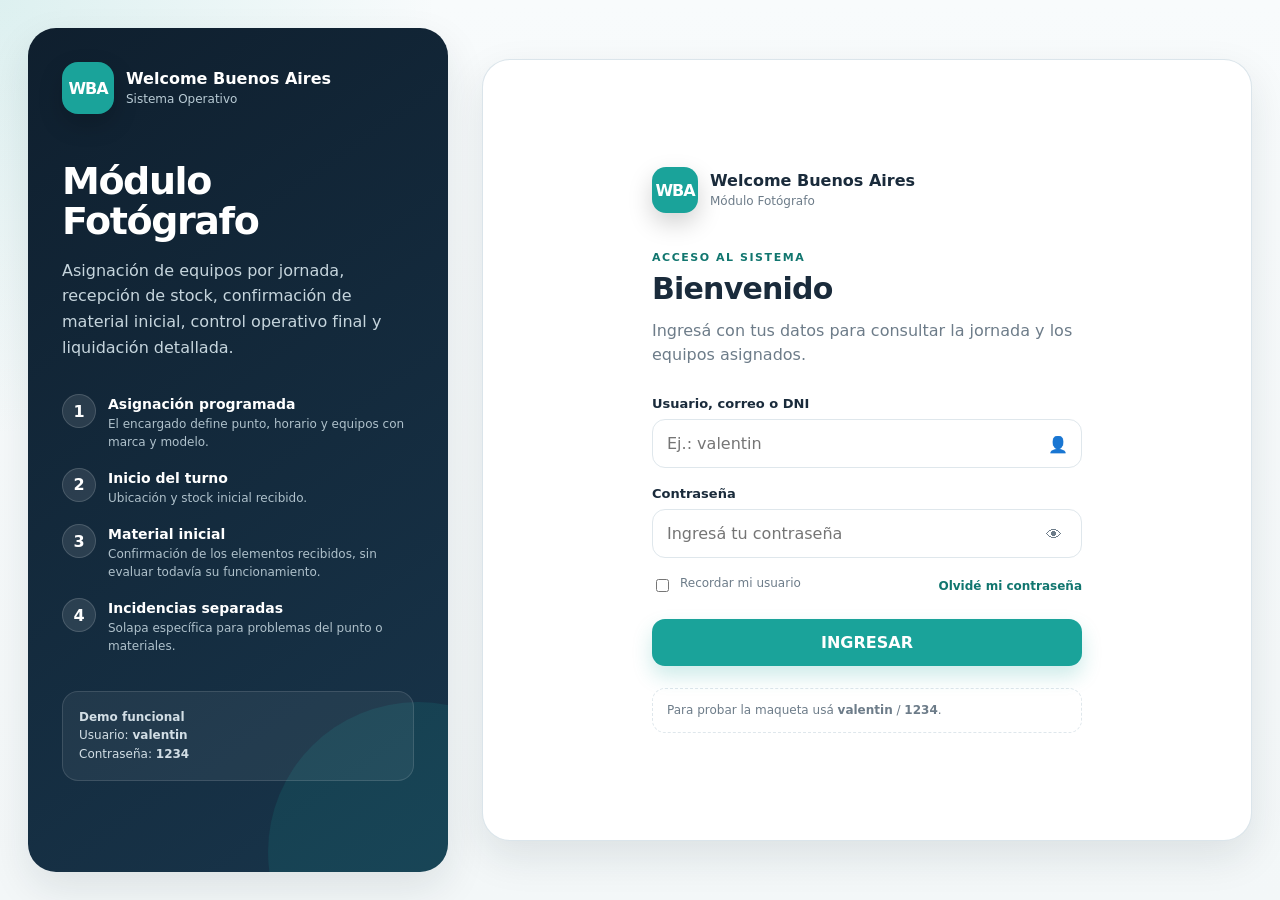
<file: sistema inicio fotografo wba.html>
<!DOCTYPE html>
<html lang="es">
<head>
  <meta charset="UTF-8" />
  <meta name="viewport" content="width=device-width, initial-scale=1.0" />
  <title>Welcome Buenos Aires · Módulo Fotógrafo V7</title>
  <style>
    :root{
      --navy:#0f1f2e;
      --navy-2:#18354b;
      --teal:#1aa39a;
      --teal-dark:#11766f;
      --bg:#f3f7f8;
      --card:#ffffff;
      --text:#1a2b3b;
      --muted:#6d7c89;
      --line:#dfe7ec;
      --success:#17885c;
      --warning:#d78a12;
      --danger:#c94b4b;
      --info:#2d6fb7;
      --shadow:0 16px 40px rgba(16,35,50,.10);
      --radius:18px;
    }

    *{box-sizing:border-box}
    html{scroll-behavior:smooth}
    body{
      margin:0;
      min-height:100vh;
      font-family:Inter,ui-sans-serif,system-ui,-apple-system,BlinkMacSystemFont,"Segoe UI",sans-serif;
      color:var(--text);
      background:
        radial-gradient(circle at top left,rgba(26,163,154,.12),transparent 28%),
        linear-gradient(180deg,#f8fbfc 0%,var(--bg) 100%);
    }

    button,input,textarea,select{font:inherit}
    button{cursor:pointer}
    .hidden{display:none!important}

    .app-shell{
      min-height:100vh;
      display:grid;
      grid-template-columns:minmax(280px,420px) minmax(360px,780px);
      justify-content:center;
      gap:34px;
      padding:28px;
      align-items:start;
    }

    .info-panel{
      position:sticky;
      top:28px;
      min-height:calc(100vh - 56px);
      padding:34px;
      border-radius:28px;
      overflow:hidden;
      color:#fff;
      background:linear-gradient(145deg,var(--navy),var(--navy-2));
      box-shadow:var(--shadow);
    }

    .info-panel:after{
      content:"";
      position:absolute;
      right:-120px;
      bottom:-130px;
      width:300px;
      height:300px;
      border-radius:50%;
      background:rgba(26,163,154,.14);
    }

    .brand,.mini-brand,.top-brand{display:flex;align-items:center;gap:12px}
    .brand{position:relative;z-index:2}
    .brand-mark{
      width:52px;height:52px;
      display:grid;place-items:center;
      border-radius:16px;
      background:var(--teal);
      color:#fff;
      font-weight:900;
      letter-spacing:-1px;
      box-shadow:0 10px 24px rgba(0,0,0,.18);
    }
    .brand-copy strong,.mini-brand strong,.top-brand strong{display:block}
    .brand-copy span,.mini-brand span,.top-brand span{font-size:12px;color:#b9cbd5}

    .info-panel h1{
      position:relative;z-index:2;
      margin:48px 0 12px;
      font-size:38px;
      line-height:1.05;
      letter-spacing:-1.4px;
    }
    .info-panel>p{
      position:relative;z-index:2;
      color:#c6d5dd;
      line-height:1.6;
    }

    .flow-list{
      position:relative;z-index:2;
      display:grid;gap:17px;
      list-style:none;
      padding:0;
      margin:34px 0 0;
    }
    .flow-list li{display:grid;grid-template-columns:34px 1fr;gap:12px}
    .flow-num{
      width:34px;height:34px;
      display:grid;place-items:center;
      border-radius:50%;
      background:rgba(255,255,255,.1);
      border:1px solid rgba(255,255,255,.15);
      font-weight:800;
    }
    .flow-list strong{display:block;margin:2px 0 4px;font-size:14px}
    .flow-list span{display:block;color:#afc1cb;font-size:12px;line-height:1.45}

    .demo-note{
      position:relative;z-index:2;
      margin-top:36px;
      padding:16px;
      border-radius:16px;
      background:rgba(255,255,255,.06);
      border:1px solid rgba(255,255,255,.12);
      color:#d2dee5;
      font-size:12px;
      line-height:1.55;
    }

    .app-panel{width:100%;max-width:780px;margin:auto}
    .phone-frame{
      min-height:780px;
      overflow:hidden;
      border:1px solid rgba(216,227,233,.9);
      border-radius:28px;
      background:#fff;
      box-shadow:var(--shadow);
    }
    .screen{display:none}
    .screen.active{display:block}

    .login-screen{
      min-height:780px;
      display:grid;
      align-items:center;
      padding:50px;
    }
    .login-card{width:100%;max-width:430px;margin:auto}
    .mini-brand{margin-bottom:38px}
    .mini-brand .brand-mark{width:46px;height:46px;border-radius:14px}
    .mini-brand span{color:var(--muted)}

    .eyebrow{
      margin:0 0 8px;
      text-transform:uppercase;
      letter-spacing:.14em;
      color:var(--teal-dark);
      font-size:11px;
      font-weight:800;
    }
    h2{margin:0;font-size:30px;line-height:1.15;letter-spacing:-.8px}
    .lead{margin:12px 0 28px;color:var(--muted);line-height:1.55}

    .field{margin-bottom:18px}
    .field label{display:block;margin-bottom:8px;font-size:13px;font-weight:700}
    .input-wrap{position:relative}
    .input-wrap input,.field textarea,.field select{
      width:100%;
      border:1px solid var(--line);
      border-radius:13px;
      background:#fff;
      color:var(--text);
      outline:none;
      transition:.2s;
    }
    .input-wrap input{padding:14px 46px 14px 14px}
    .field textarea{min-height:90px;padding:12px;resize:vertical}
    .field select{padding:13px}
    .input-wrap input:focus,.field textarea:focus,.field select:focus{
      border-color:var(--teal);
      box-shadow:0 0 0 4px rgba(26,163,154,.12);
    }
    .input-icon{
      position:absolute;
      right:14px;top:50%;
      transform:translateY(-50%);
      border:none;background:transparent;color:var(--muted);
    }
    .row-between{display:flex;justify-content:space-between;align-items:center;gap:12px}
    .remember,.checkline{display:flex;align-items:flex-start;gap:8px;color:var(--muted);font-size:12px}
    .remember input,.checkline input{accent-color:var(--teal)}
    .link-btn{padding:0;border:none;background:none;color:var(--teal-dark);font-size:12px;font-weight:700}

    .primary-btn,.secondary-btn,.ghost-btn,.danger-btn{
      border:none;border-radius:13px;padding:14px 18px;font-weight:800;transition:.2s;
    }
    .primary-btn{background:var(--teal);color:#fff;box-shadow:0 10px 20px rgba(26,163,154,.22)}
    .primary-btn:hover{background:var(--teal-dark);transform:translateY(-1px)}
    .primary-btn:disabled{background:#b8c7cc;box-shadow:none;cursor:not-allowed;transform:none}
    .secondary-btn{background:var(--navy);color:#fff}
    .ghost-btn{background:#eef3f5;color:var(--text)}
    .danger-btn{background:#fff0f0;color:var(--danger)}
    .full{width:100%}
    .login-btn{margin-top:24px}
    .error-box{
      margin-top:14px;padding:11px 13px;
      border:1px solid #f2c4c4;border-radius:12px;
      background:#fff1f1;color:#a73838;font-size:12px;
    }
    .demo-credentials{
      margin-top:22px;padding:12px 14px;
      border:1px dashed var(--line);border-radius:13px;
      color:var(--muted);font-size:12px;line-height:1.55;
    }

    .topbar{
      position:sticky;top:0;z-index:20;
      display:flex;justify-content:space-between;align-items:center;
      padding:18px 22px;
      border-bottom:1px solid var(--line);
      background:#fff;
    }
    .top-brand .brand-mark{width:38px;height:38px;border-radius:12px;font-size:13px}
    .top-brand strong{font-size:13px}
    .top-brand span{font-size:10px;color:var(--muted)}
    .top-actions{display:flex;gap:8px}
    .icon-btn{
      position:relative;
      width:38px;height:38px;
      border:none;border-radius:12px;
      background:#f1f5f6;color:var(--text);
    }
    .notify-dot{
      position:absolute;right:8px;top:7px;
      width:7px;height:7px;border-radius:50%;
      background:var(--danger);border:1px solid #fff;
    }

    .profile-menu{
      position:absolute;top:64px;right:22px;z-index:30;
      width:210px;padding:8px;
      border:1px solid var(--line);border-radius:14px;
      background:#fff;box-shadow:var(--shadow);
    }
    .profile-menu button{
      width:100%;padding:11px;border:none;border-radius:10px;
      background:#fff;text-align:left;font-size:12px;color:var(--text);
    }
    .profile-menu button:hover{background:#f4f7f8}

    .tabbar{
      position:sticky;
      top:75px;
      z-index:15;
      display:grid;
      grid-template-columns:repeat(4,1fr);
      padding:8px 22px;
      border-bottom:1px solid var(--line);
      background:rgba(255,255,255,.96);
      backdrop-filter:blur(10px);
    }
    .tab-btn{
      position:relative;
      padding:11px 10px;
      border:none;
      border-bottom:3px solid transparent;
      background:transparent;
      color:var(--muted);
      font-size:12px;
      font-weight:800;
    }
    .tab-btn.active{color:var(--teal-dark);border-bottom-color:var(--teal)}
    .tab-badge{
      display:inline-grid;place-items:center;
      min-width:19px;height:19px;
      margin-left:5px;padding:0 5px;
      border-radius:999px;
      background:var(--danger);color:#fff;
      font-size:9px;
    }

    .content{padding:24px 22px 120px}
    .tab-pane{display:none}
    .tab-pane.active{display:block}
    .welcome-row{display:flex;justify-content:space-between;align-items:flex-start;gap:16px;margin-bottom:18px}
    .welcome-row h2{font-size:26px}
    .date-time{text-align:right;color:var(--muted);font-size:12px;line-height:1.55}

    .status-card,.section-card,.gate-card{
      margin-bottom:16px;
      border-radius:var(--radius);
    }
    .status-card{
      padding:18px;
      border:1px solid #cfe9e7;
      background:linear-gradient(145deg,#f7fbfb,#eef8f7);
    }
    .status-line{display:flex;align-items:center;gap:8px;color:var(--warning);font-size:12px;font-weight:800}
    .status-dot{width:9px;height:9px;border-radius:50%;background:currentColor}
    .status-card h3{margin:12px 0 7px;font-size:18px}
    .status-card p{margin:0;color:var(--muted);font-size:13px;line-height:1.5}

    .section-card{
      padding:18px;
      border:1px solid var(--line);
      background:#fff;
    }
    .section-head{display:flex;justify-content:space-between;align-items:flex-start;gap:14px;margin-bottom:16px}
    .section-head h3{margin:0;font-size:16px}
    .section-head p{margin:4px 0 0;color:var(--muted);font-size:12px}
    .chip{
      display:inline-flex;align-items:center;gap:6px;
      padding:7px 10px;
      border-radius:999px;
      background:#eef6f5;color:var(--teal-dark);
      font-size:11px;font-weight:800;white-space:nowrap;
    }
    .chip.warn{background:#fff6e5;color:#9a6411}
    .chip.locked{background:#eef1f3;color:#6d7c89}
    .chip.danger{background:#fff0f0;color:var(--danger)}

    .assignment-grid{display:grid;grid-template-columns:repeat(2,minmax(0,1fr));gap:12px}
    .data-box{
      padding:12px;border:1px solid #edf1f3;border-radius:13px;background:#f7f9fa;
    }
    .data-box span{
      display:block;margin-bottom:5px;color:var(--muted);
      font-size:10px;text-transform:uppercase;letter-spacing:.08em;
    }
    .data-box strong{font-size:13px}

    .goals{display:grid;grid-template-columns:repeat(3,1fr);gap:10px;margin-top:12px}
    .goal{
      padding:12px 8px;border:1px solid var(--line);border-radius:13px;
      background:#f8fafb;text-align:center;
    }
    .goal strong{display:block;font-size:21px}
    .goal span{font-size:10px;color:var(--muted)}
    .goal.featured{background:#eef9f7;border-color:#c5e9e4}
    .goal.excellent{background:#fff8e8;border-color:#f3deb0}

    .equipment-summary{display:grid;gap:10px}
    .equipment-summary-row{
      display:grid;
      grid-template-columns:42px 1fr auto;
      gap:11px;
      align-items:center;
      padding:12px;
      border:1px solid var(--line);
      border-radius:13px;
      background:#fff;
    }
    .equipment-icon{
      width:38px;height:38px;
      display:grid;place-items:center;
      border-radius:12px;
      background:#eff6f6;
    }
    .equipment-copy strong{display:block;font-size:13px}
    .equipment-copy span{display:block;margin-top:3px;color:var(--muted);font-size:10px}
    .asset-code{
      padding:6px 8px;
      border-radius:8px;
      background:#f3f6f7;
      color:var(--muted);
      font-size:9px;font-weight:800;
      white-space:nowrap;
    }

    .location-box{
      display:flex;align-items:center;justify-content:space-between;gap:14px;
      padding:14px;border:1px solid var(--line);border-radius:14px;background:#f7f9fa;
    }
    .location-copy strong{display:block;font-size:13px}
    .location-copy span{display:block;margin-top:4px;color:var(--muted);font-size:11px}
    .small-btn{
      padding:10px 12px;border:none;border-radius:11px;
      background:var(--navy);color:#fff;font-size:11px;font-weight:800;white-space:nowrap;
    }
    .location-result{margin-top:12px;padding:11px 12px;border-radius:12px;font-size:12px}
    .location-result.ok{background:#eaf8f1;color:var(--success)}
    .location-result.warn{background:#fff7e8;color:#9a6411}
    .arrival{margin-top:12px;padding:12px;border-radius:12px;background:#f6f8fa;color:var(--muted);font-size:12px}
    .arrival strong{color:var(--text)}

    .stock-list{display:grid;gap:10px}
    .stock-row{
      display:grid;grid-template-columns:1fr 100px 105px;gap:10px;align-items:center;
      padding:12px;border:1px solid var(--line);border-radius:13px;background:#fff;
    }
    .stock-name{display:flex;align-items:center;gap:10px;font-size:13px;font-weight:800}
    .stock-icon{width:34px;height:34px;display:grid;place-items:center;border-radius:11px;background:#eff6f6}
    .stock-expected,.stock-input{text-align:center}
    .stock-expected span,.stock-input span{
      display:block;margin-bottom:5px;color:var(--muted);font-size:9px;
      text-transform:uppercase;letter-spacing:.07em;
    }
    .stock-expected strong{font-size:16px}
    .stock-input input{
      width:72px;padding:9px;border:1px solid var(--line);
      border-radius:10px;outline:none;text-align:center;
    }
    .stock-input input:focus{border-color:var(--teal);box-shadow:0 0 0 3px rgba(26,163,154,.10)}
    .stock-alert{
      margin-top:12px;padding:12px;border-radius:12px;
      background:#fff7e8;color:#91600f;font-size:12px;line-height:1.45;
    }

    .instruction{
      padding:14px;
      border-left:4px solid var(--teal);
      border-radius:12px;
      background:#f3faf9;
      color:#38505f;
      font-size:13px;
      line-height:1.55;
    }
    .checkline{margin-top:14px}
    .checkline input{margin-top:2px}

    .sticky-start{
      position:fixed;bottom:0;left:calc(50% + 17px);transform:translateX(-50%);
      z-index:25;
      width:min(736px,calc(100vw - 56px));
      padding:14px 22px 18px;
      background:linear-gradient(180deg,rgba(255,255,255,0),#fff 22%);
      pointer-events:none;
    }
    .sticky-start button{pointer-events:auto}
    .requirements{
      margin-bottom:7px;
      color:var(--muted);
      font-size:10px;
      text-align:center;
    }

    .active-hero{
      margin-bottom:16px;padding:20px;border-radius:20px;
      background:linear-gradient(145deg,var(--navy),#19364c);color:#fff;
    }
    .active-hero .status-line{color:#5ee1b8}
    .active-hero h2{margin:12px 0 6px;font-size:28px}
    .active-hero p{margin:0;color:#c1d2db;font-size:12px}
    .timer{margin-top:18px;font-size:34px;font-weight:900;letter-spacing:-1px}
    .progress-wrap{margin-top:18px}
    .progress-head{display:flex;justify-content:space-between;margin-bottom:8px;color:#d0dde4;font-size:11px}
    .progress-bar{height:10px;overflow:hidden;border-radius:999px;background:rgba(255,255,255,.12)}
    .progress-fill{width:0%;height:100%;border-radius:999px;background:#5ee1b8}

    .gate-card{
      padding:18px;
      border:1px solid #f0d8a4;
      background:#fff9ec;
    }
    .gate-card.ready{border-color:#bfe5cf;background:#effaf4}
    .gate-card.with-issues{border-color:#efc5c5;background:#fff5f5}
    .gate-title{display:flex;align-items:flex-start;justify-content:space-between;gap:12px}
    .gate-title h3{margin:0;font-size:17px}
    .gate-title p{margin:5px 0 0;color:var(--muted);font-size:12px;line-height:1.5}

    .assigned-note{
      margin-top:14px;padding:11px 12px;
      border-radius:12px;
      background:#eef5fb;color:#315d82;
      font-size:11px;line-height:1.5;
    }

    .tool-list{display:grid;gap:12px;margin-top:16px}
    .tool-row{
      padding:14px;
      border:1px solid var(--line);
      border-radius:14px;
      background:#fff;
    }
    .tool-head{
      display:grid;
      grid-template-columns:40px 1fr auto;
      gap:10px;
      align-items:center;
    }
    .tool-copy strong{display:block;font-size:13px}
    .tool-copy span{display:block;margin-top:3px;color:var(--muted);font-size:10px}
    .tool-status-label{
      padding:5px 8px;border-radius:8px;
      background:#f1f4f5;color:var(--muted);
      font-size:9px;font-weight:800;
    }
    .tool-status-label.ok{background:#eaf8f1;color:var(--success)}
    .tool-status-label.missing{background:#fff0f0;color:var(--danger)}
    .tool-status-label.problem{background:#fff7e8;color:#9a6411}
    .tool-options{
      display:grid;
      grid-template-columns:repeat(3,1fr);
      gap:7px;
      margin-top:12px;
    }
    .tool-options button{
      padding:9px 6px;
      border:1px solid var(--line);
      border-radius:10px;
      background:#fff;
      color:var(--muted);
      font-size:10px;
      font-weight:800;
    }
    .tool-options button.selected-ok{border-color:#bce4cf;background:#eaf8f1;color:var(--success)}
    .tool-options button.selected-missing{border-color:#efbcbc;background:#fff0f0;color:var(--danger)}
    .tool-options button.selected-problem{border-color:#f1d39b;background:#fff7e8;color:#9a6411}
    .tool-detail{
      margin-top:11px;padding-top:11px;border-top:1px dashed var(--line);
    }
    .tool-detail textarea{
      width:100%;min-height:70px;padding:11px;
      border:1px solid var(--line);border-radius:11px;
      outline:none;resize:vertical;
    }
    .tool-alert{
      margin-top:14px;padding:12px;border-radius:12px;
      background:#fff0f0;color:#984242;
      font-size:11px;line-height:1.5;
    }

    .active-actions{display:grid;grid-template-columns:1fr 1fr;gap:10px}
    .active-action{
      padding:15px;
      border:1px solid var(--line);
      border-radius:14px;
      background:#fff;
      text-align:left;
    }
    .active-action:disabled{background:#f2f4f5;color:#9aa7ae;cursor:not-allowed}
    .active-action span{display:block;margin-bottom:8px;font-size:20px}
    .active-action strong{font-size:12px}
    .active-action small{display:block;margin-top:4px;color:var(--muted);font-size:10px}


    .sales-summary-grid{display:grid;grid-template-columns:repeat(2,1fr);gap:10px}
    .metric-card{
      padding:14px;border:1px solid var(--line);border-radius:14px;background:#f8fafb;
    }
    .metric-card span{display:block;color:var(--muted);font-size:10px;text-transform:uppercase;letter-spacing:.06em}
    .metric-card strong{display:block;margin:6px 0 2px;font-size:22px}
    .metric-card small{color:var(--muted);font-size:9px}
    .cash-metric{background:#f3faf9;border-color:#cfe9e7}
    .highlight-metric{background:#eef5fb;border-color:#c9dcec}
    .discount-metric{background:#fff9ec;border-color:#f0d8a4}

    .opening-cash-hero{
      display:grid;grid-template-columns:54px 1fr;gap:13px;align-items:center;
      padding:14px;border:1px solid #cfe9e7;border-radius:15px;background:#f3faf9;
    }
    .opening-cash-icon{
      width:54px;height:54px;display:grid;place-items:center;
      border-radius:15px;background:#fff;font-size:26px;
    }
    .opening-cash-hero strong{display:block;font-size:14px}
    .opening-cash-hero p{margin:4px 0 0;color:var(--muted);font-size:10px;line-height:1.5}

    .money-input-wrap,.rate-input-wrap{
      display:grid;grid-template-columns:auto 1fr;align-items:center;
      overflow:hidden;border:1px solid var(--line);border-radius:12px;background:#fff;
    }
    .money-input-wrap span,.rate-input-wrap span{
      align-self:stretch;display:grid;place-items:center;
      padding:0 12px;border-right:1px solid var(--line);
      background:#f4f7f8;color:var(--muted);font-size:11px;font-weight:800;
    }
    .money-input-wrap input,.rate-input-wrap input{
      min-width:0;width:100%;padding:12px;border:none;outline:none;background:#fff;
    }

    .summary-subtitle{
      margin:16px 0 8px;color:var(--muted);font-size:10px;
      font-weight:900;text-transform:uppercase;letter-spacing:.07em;
    }
    .dynamic-currency-grid{display:grid;grid-template-columns:repeat(3,1fr);gap:8px}
    .currency-summary-card{
      padding:11px;border:1px solid var(--line);border-radius:12px;background:#fff;text-align:center;
    }
    .currency-summary-card span{display:block;margin-bottom:4px;color:var(--muted);font-size:9px;font-weight:800}
    .currency-summary-card strong{font-size:12px}
    .currency-summary-card small{display:block;margin-top:4px;color:var(--muted);font-size:8px}
    .cash-explanation{
      margin-top:10px;padding:10px 11px;border-radius:11px;
      background:#f3f6f7;color:var(--muted);font-size:10px;line-height:1.45;
    }

    .goal-progress-card{
      margin-top:12px;padding:14px;border:1px solid #cfe9e7;border-radius:14px;background:#f3faf9;
    }
    .goal-progress-card.achieved{border-color:#bfe5cf;background:#effaf4}
    .goal-progress-head{display:flex;justify-content:space-between;gap:14px;align-items:center}
    .goal-progress-head span{display:block;color:var(--muted);font-size:9px;text-transform:uppercase;letter-spacing:.06em}
    .goal-progress-head strong{display:block;margin-top:4px;font-size:12px}
    .goal-progress-head b{font-size:15px;color:var(--teal-dark);white-space:nowrap}
    .goal-progress-track{height:9px;margin-top:11px;border-radius:999px;background:#dfeceb;overflow:hidden}
    .goal-progress-fill{height:100%;width:0;border-radius:999px;background:var(--teal);transition:.3s}

    .payment-breakdown-grid{display:grid;grid-template-columns:repeat(3,1fr);gap:9px}
    .payment-breakdown-card{
      padding:12px;border:1px solid var(--line);border-radius:13px;background:#fff;
    }
    .payment-breakdown-card>span{display:block;font-size:18px;margin-bottom:6px}
    .payment-breakdown-card strong{display:block;font-size:12px}
    .payment-breakdown-card small{display:block;margin-top:3px;color:var(--muted);font-size:8px}
    .payment-breakdown-detail{margin-top:8px;padding-top:8px;border-top:1px dashed var(--line)}
    .payment-breakdown-detail div{display:flex;justify-content:space-between;gap:8px;margin-top:4px;font-size:8px}
    .payment-breakdown-detail span{color:var(--muted)}

    .product-card{
      display:grid;grid-template-columns:68px 1fr;gap:14px;align-items:center;
      padding:15px;border:1px solid #cfe9e7;border-radius:16px;background:#f3faf9;
    }
    .product-visual{
      width:68px;height:68px;display:grid;place-items:center;
      border-radius:17px;background:#fff;font-size:31px;
      box-shadow:0 8px 20px rgba(16,35,50,.08);
    }
    .product-copy h3{margin:4px 0;font-size:18px}
    .product-copy p{margin:0;color:var(--muted);font-size:11px;line-height:1.45}
    .product-code{color:var(--teal-dark);font-size:9px;font-weight:900;letter-spacing:.08em}

    .form-section{padding:18px 0;border-bottom:1px solid var(--line)}
    .form-title{display:flex;align-items:center;gap:10px;margin-bottom:12px}
    .form-title>span{
      width:28px;height:28px;display:grid;place-items:center;
      border-radius:9px;background:var(--navy);color:#fff;font-size:11px;font-weight:900;
    }
    .form-title strong{display:block;font-size:13px}
    .form-title small{display:block;margin-top:2px;color:var(--muted);font-size:10px}

    .quantity-control{
      width:170px;display:grid;grid-template-columns:48px 1fr 48px;align-items:center;
      overflow:hidden;border:1px solid var(--line);border-radius:13px;background:#fff;
    }
    .quantity-control button{height:44px;border:none;background:#f1f5f6;font-size:21px;color:var(--text)}
    .quantity-control strong{text-align:center;font-size:18px}

    .price-options{display:grid;grid-template-columns:repeat(4,1fr);gap:9px}
    .price-option{
      padding:12px 8px;border:1px solid var(--line);border-radius:13px;
      background:#fff;text-align:left;color:var(--text);
    }
    .price-option span,.price-option small{display:block;color:var(--muted);font-size:9px}
    .price-option strong{display:block;margin:7px 0 3px;font-size:15px}
    .price-option.selected{border-color:var(--teal);background:#eef9f7;box-shadow:0 0 0 3px rgba(26,163,154,.10)}

    .payment-options{display:grid;grid-template-columns:repeat(3,1fr);gap:9px}
    .payment-option{
      padding:13px 9px;border:1px solid var(--line);border-radius:13px;
      background:#fff;text-align:left;color:var(--text);
    }
    .payment-option b{display:block;margin-bottom:7px;font-size:21px}
    .payment-option strong{display:block;font-size:12px}
    .payment-option small{display:block;margin-top:3px;color:var(--muted);font-size:9px;line-height:1.35}
    .payment-option.selected{border-color:var(--teal);background:#eef9f7;box-shadow:0 0 0 3px rgba(26,163,154,.10)}

    .payment-detail-panel{
      margin-top:14px;padding:14px;border:1px solid var(--line);border-radius:14px;background:#f8fafb;
    }
    .payment-detail-panel>strong{display:block;font-size:12px}
    .payment-detail-panel>p{margin:4px 0 0;color:var(--muted);font-size:10px;line-height:1.45}
    .standalone-input{
      width:100%;padding:12px;border:1px solid var(--line);border-radius:11px;background:#fff;outline:none;
    }
    .standalone-input:focus{border-color:var(--teal);box-shadow:0 0 0 3px rgba(26,163,154,.10)}
    .two-column-fields{display:grid;grid-template-columns:1fr 1fr;gap:10px}
    .field-helper{display:block;margin-top:6px;color:var(--muted);font-size:9px;line-height:1.4}

    .price-editor-grid{display:grid;grid-template-columns:1fr 1fr;gap:10px;align-items:end}
    .price-data-box{
      min-height:74px;padding:12px;border:1px solid var(--line);border-radius:13px;background:#f8fafb;
    }
    .price-data-box span{display:block;margin-bottom:7px;color:var(--muted);font-size:10px}
    .price-data-box strong{font-size:19px}
    .price-edit-field{margin-bottom:0}

    .minimum-price-box{
      display:flex;justify-content:space-between;align-items:center;gap:12px;
      margin-top:11px;padding:11px 12px;border:1px solid #f0d8a4;border-radius:12px;background:#fff9ec;
    }
    .minimum-price-box.valid{border-color:#bfe5cf;background:#effaf4}
    .minimum-price-box.invalid{border-color:#efc5c5;background:#fff5f5}
    .minimum-price-box span{display:block;color:var(--muted);font-size:9px}
    .minimum-price-box strong{display:block;margin-top:3px;font-size:12px}
    .minimum-price-box>span{text-align:right;font-size:10px;font-weight:800}

    .discount-summary{display:grid;grid-template-columns:repeat(3,1fr);gap:8px;margin-top:10px}
    .discount-summary div{
      padding:10px;border:1px solid var(--line);border-radius:11px;background:#fff;text-align:center;
    }
    .discount-summary span{display:block;color:var(--muted);font-size:8px;text-transform:uppercase;letter-spacing:.05em}
    .discount-summary strong{display:block;margin-top:5px;font-size:11px}

    .change-box,.cash-after-change{
      display:flex;justify-content:space-between;align-items:center;
      padding:11px;border-radius:11px;background:#fff;border:1px solid var(--line);
    }
    .change-box span,.cash-after-change span{color:var(--muted);font-size:11px}
    .change-box strong,.cash-after-change strong{font-size:16px}
    .cash-after-change{margin-top:8px;background:#f3faf9}
    .foreign-change-info{
      margin-bottom:10px;padding:10px;border-radius:10px;background:#eef5fb;color:#315d82;
      font-size:10px;line-height:1.45;
    }
    .inline-warning{margin-top:9px;color:var(--danger);font-size:10px;font-weight:700}

    .checkout-summary{
      display:grid;gap:10px;margin:18px 0 12px;padding:15px;
      border-radius:15px;background:var(--navy);color:#fff;
    }
    .checkout-summary>div{display:flex;justify-content:space-between;gap:12px;align-items:center}
    .checkout-summary span{color:#bed0db;font-size:10px}
    .checkout-summary strong{font-size:12px;text-align:right}
    .checkout-total{padding-top:10px;border-top:1px solid rgba(255,255,255,.15)}
    .checkout-total strong{font-size:22px}
    .product-module-note{
      margin-bottom:14px;padding:11px;border-radius:11px;background:#eef5fb;color:#315d82;
      font-size:10px;line-height:1.45;
    }

    .sale-success{
      margin-bottom:16px;padding:15px;border:1px solid #bfe5cf;border-radius:15px;
      background:#effaf4;color:#266c4b;font-size:12px;line-height:1.5;
    }
    .sale-success strong{display:block;margin-bottom:4px;font-size:14px}
    .sales-history{display:grid;gap:9px}
    .sale-history-item{
      display:grid;grid-template-columns:1fr auto;gap:12px;
      padding:13px;border:1px solid var(--line);border-radius:13px;background:#fff;
    }
    .sale-history-item strong{display:block;font-size:12px}
    .sale-history-item span{display:block;margin-top:4px;color:var(--muted);font-size:9px;line-height:1.4}
    .sale-history-total{text-align:right}
    .sale-history-total strong{font-size:14px;color:var(--teal-dark)}
    .sale-history-total span{white-space:nowrap}

    .closure-kpis,.closure-total-grid,.liquidation-total-grid{
      display:grid;grid-template-columns:repeat(2,1fr);gap:9px;
    }
    .closure-kpis>div,.liquidation-total-grid>div{
      padding:12px;border:1px solid var(--line);border-radius:12px;background:#f8fafb;
    }
    .closure-kpis span,.liquidation-total-grid span{
      display:block;color:var(--muted);font-size:9px;text-transform:uppercase;letter-spacing:.05em;
    }
    .closure-kpis strong,.liquidation-total-grid strong{display:block;margin-top:5px;font-size:15px}
    .goal-result-box{
      margin-top:12px;padding:12px;border-radius:12px;background:#f3faf9;color:#315c53;
      font-size:11px;font-weight:800;line-height:1.45;
    }
    .goal-result-box.achieved{background:#eaf8f1;color:var(--success)}

    .commission-options{display:grid;grid-template-columns:1fr 1fr;gap:10px}
    .commission-option{
      padding:14px;border:1px solid var(--line);border-radius:14px;background:#fff;text-align:left;color:var(--text);
    }
    .commission-option b{display:block;margin-bottom:8px;font-size:23px}
    .commission-option strong{display:block;font-size:12px}
    .commission-option small{display:block;margin-top:4px;color:var(--muted);font-size:9px;line-height:1.4}
    .commission-option.selected{border-color:var(--teal);background:#eef9f7;box-shadow:0 0 0 3px rgba(26,163,154,.10)}

    .liquidation-movement-grid{
      display:grid;grid-template-columns:1fr 1fr;gap:9px;margin-top:13px;
    }
    .liquidation-movement-grid div{
      padding:11px;border:1px solid var(--line);border-radius:12px;background:#f8fafb;
    }
    .liquidation-movement-grid span{display:block;color:var(--muted);font-size:9px}
    .liquidation-movement-grid strong{display:block;margin-top:5px;font-size:13px}
    .liquidation-movement-grid .accent{background:#eef5fb;border-color:#c9dcec}

    .cash-waterfall{display:grid;gap:7px}
    .cash-waterfall-row{
      display:grid;grid-template-columns:1fr auto;gap:12px;align-items:center;
      padding:10px 11px;border:1px solid var(--line);border-radius:11px;background:#f8fafb;
    }
    .cash-waterfall-row span{font-size:10px;color:var(--muted)}
    .cash-waterfall-row strong{font-size:12px;text-align:right}
    .cash-waterfall-row.negative{background:#fff5f5;border-color:#efc5c5}
    .cash-waterfall-row.positive{background:#effaf4;border-color:#bfe5cf}
    .cash-waterfall-row.personal{background:#eef5fb;border-color:#c9dcec}

    .cash-settlement-grid{display:grid;grid-template-columns:repeat(2,1fr);gap:9px}
    .cash-settlement-card{
      padding:12px;border:1px solid var(--line);border-radius:13px;background:#fff;
    }
    .cash-settlement-card h4{margin:0 0 8px;font-size:12px}
    .cash-settlement-card div{display:flex;justify-content:space-between;gap:10px;margin-top:5px;font-size:9px}
    .cash-settlement-card div span{color:var(--muted)}
    .cash-settlement-card div b{text-align:right}
    .cash-settlement-card .render-total{margin-top:9px;padding-top:8px;border-top:1px solid var(--line);font-size:11px}

    .final-check-grid{display:grid;grid-template-columns:1fr 1fr;gap:10px}
    .final-check-box{padding:13px;border:1px solid var(--line);border-radius:13px;background:#f8fafb}
    .final-check-box>strong{display:block;margin-bottom:9px;font-size:12px}
    .final-check-box>label{display:flex;align-items:flex-start;gap:8px;margin-top:8px;font-size:10px;line-height:1.4}
    .final-check-box input{accent-color:var(--teal)}

    .stock-close-note{
      margin-bottom:12px;padding:10px;border-radius:11px;background:#eef5fb;color:#315d82;
      font-size:10px;line-height:1.45;
    }
    .closure-stock-table{display:grid;gap:9px}
    .closure-stock-row{
      display:grid;grid-template-columns:1.25fr repeat(4,.78fr);gap:8px;align-items:center;
      padding:11px;border:1px solid var(--line);border-radius:12px;background:#fff;
    }
    .closure-stock-row.header{
      padding:0 5px;border:none;background:transparent;color:var(--muted);
      font-size:8px;font-weight:900;text-transform:uppercase;letter-spacing:.04em;
    }
    .closure-stock-name{font-size:11px;font-weight:800}
    .closure-stock-cell{text-align:center;font-size:10px}
    .closure-stock-cell input{
      width:65px;padding:8px;border:1px solid var(--line);border-radius:9px;text-align:center;outline:none;
    }
    .stock-difference-ok{color:var(--success);font-weight:800}
    .stock-difference-warn{color:var(--danger);font-weight:800}
    .closure-requirements{
      margin:12px 0 8px;color:var(--muted);font-size:10px;text-align:center;
    }

    .printable-liquidation{
      padding:24px;border:1px solid var(--line);border-radius:18px;background:#fff;
    }
    .liquidation-header{
      display:grid;grid-template-columns:52px 1fr auto;gap:13px;align-items:center;
      padding-bottom:16px;border-bottom:2px solid var(--navy);
    }
    .liquidation-header .brand-mark{width:52px;height:52px}
    .liquidation-header span{font-size:9px;font-weight:900;letter-spacing:.1em;color:var(--teal-dark)}
    .liquidation-header h2{margin:3px 0;font-size:21px}
    .liquidation-header p{margin:0;color:var(--muted);font-size:9px}
    .liquidation-status{
      padding:8px 10px;border-radius:9px;background:#eaf8f1;color:var(--success);font-size:10px;font-weight:900;
    }
    .liquidation-info-grid{
      display:grid;grid-template-columns:repeat(4,1fr);gap:9px;margin-top:14px;
    }
    .liquidation-info-grid div{padding:10px;border-radius:10px;background:#f6f8fa}
    .liquidation-info-grid span{display:block;color:var(--muted);font-size:8px;text-transform:uppercase}
    .liquidation-info-grid strong{display:block;margin-top:4px;font-size:10px}
    .liquidation-section{padding:16px 0;border-bottom:1px solid var(--line)}
    .liquidation-section h3{margin:0 0 10px;font-size:13px}
    .print-breakdown{display:grid;grid-template-columns:repeat(3,1fr);gap:8px}
    .print-breakdown>div{
      padding:10px;border:1px solid var(--line);border-radius:10px;background:#f8fafb;
    }
    .print-breakdown strong{display:block;font-size:10px}
    .print-breakdown span{display:block;margin-top:4px;color:var(--muted);font-size:8px;line-height:1.4}
    .print-stock-table{display:grid;gap:6px}
    .print-stock-row{
      display:grid;grid-template-columns:1.25fr repeat(4,.75fr);gap:6px;
      padding:8px;border-bottom:1px solid var(--line);font-size:8px;
    }
    .print-stock-row.header{font-weight:900;text-transform:uppercase;color:var(--muted)}
    .liquidation-observations{
      min-height:50px;margin:0;padding:11px;border-radius:10px;background:#f8fafb;
      color:var(--text);font-size:10px;line-height:1.5;
    }
    .liquidation-footer{padding-top:14px;color:var(--muted);font-size:8px;text-align:center}
    .liquidation-actions{display:grid;grid-template-columns:1fr 1fr;gap:10px;margin-top:12px}

    @media print{
      body *{visibility:hidden!important}
      #printableLiquidation,#printableLiquidation *{visibility:visible!important}
      #printableLiquidation{
        position:absolute;left:0;top:0;width:100%;
        border:none;border-radius:0;padding:12mm;box-shadow:none;
      }
      @page{size:A4;margin:8mm}
    }
    .incident-category-grid{display:grid;grid-template-columns:1fr 1fr;gap:10px}
    .incident-option{
      display:flex;align-items:flex-start;gap:10px;
      padding:12px;
      border:1px solid var(--line);
      border-radius:12px;
      background:#fff;
      font-size:12px;
    }
    .incident-option input{margin-top:2px;accent-color:var(--danger)}
    .incident-option strong{display:block;margin-bottom:3px}
    .incident-option span{display:block;color:var(--muted);font-size:10px;line-height:1.4}
    .incident-history{display:grid;gap:9px}
    .history-empty{padding:14px;border-radius:11px;background:#f6f8fa;color:var(--muted);font-size:11px}
    .history-item{
      padding:12px;
      border-left:3px solid var(--danger);
      border-radius:9px;
      background:#fff4f4;
      font-size:11px;
    }
    .history-item.material{border-left-color:var(--warning);background:#fff9ed}
    .history-item strong{display:block;margin-bottom:4px}
    .history-item span{display:block;line-height:1.45}
    .history-meta{margin-top:5px!important;color:var(--muted);font-size:9px}

    .modal-backdrop{
      position:fixed;inset:0;z-index:50;
      display:grid;place-items:center;
      padding:20px;
      background:rgba(6,17,26,.65);
    }
    .modal{
      width:min(460px,100%);
      max-height:90vh;
      overflow:auto;
      padding:22px;
      border-radius:20px;
      background:#fff;
      box-shadow:0 30px 70px rgba(0,0,0,.28);
    }
    .modal-icon{
      width:50px;height:50px;
      display:grid;place-items:center;
      margin-bottom:16px;
      border-radius:15px;
      background:#eaf8f6;
      font-size:24px;
    }
    .modal h3{margin:0 0 8px;font-size:20px}
    .modal p{margin:0;color:var(--muted);font-size:13px;line-height:1.55}
    .confirm-data{
      display:grid;gap:8px;
      margin:16px 0;padding:13px;
      border-radius:13px;
      background:#f6f8fa;
      font-size:12px;
    }
    .confirm-data div{display:flex;justify-content:space-between;gap:12px}
    .modal-actions{display:grid;grid-template-columns:1fr 1fr;gap:10px;margin-top:18px}

    @media(max-width:1000px){
      .app-shell{grid-template-columns:1fr;max-width:780px;margin:auto;padding:18px}
      .info-panel{position:relative;top:auto;min-height:auto;padding:24px}
      .info-panel h1{margin-top:28px;font-size:30px}
      .flow-list{grid-template-columns:repeat(2,1fr)}
      .sticky-start{left:50%;width:min(736px,calc(100vw - 36px))}
    }

    @media(max-width:640px){
      body{background:#fff}
      .app-shell{display:block;padding:0}
      .info-panel{display:none}
      .phone-frame{min-height:100vh;border:none;border-radius:0;box-shadow:none}
      .login-screen{min-height:100vh;padding:28px 22px}
      .content{padding:20px 16px 120px}
      .topbar{padding:14px 16px}
      .tabbar{top:67px;padding:7px 16px}
      .welcome-row{display:block}
      .date-time{text-align:left;margin-top:8px}
      .assignment-grid{grid-template-columns:1fr 1fr}
      .stock-row{grid-template-columns:1fr 75px 82px}
      .stock-input input{width:60px}
      .tool-options{grid-template-columns:1fr}
      .incident-category-grid,.final-check-grid,.cash-settlement-grid{grid-template-columns:1fr}
      .price-options,.payment-options{grid-template-columns:1fr}
      .two-column-fields,.price-editor-grid{grid-template-columns:1fr}
      .dynamic-currency-grid{grid-template-columns:1fr 1fr}
      .discount-summary{grid-template-columns:1fr}
      .sales-summary-grid{grid-template-columns:1fr 1fr}
      .payment-breakdown-grid{grid-template-columns:1fr}
      .commission-options{grid-template-columns:1fr}
      .closure-stock-row{grid-template-columns:1.05fr repeat(4,.8fr);gap:4px}
      .closure-stock-cell input{width:52px}
      .liquidation-info-grid{grid-template-columns:1fr 1fr}
      .print-breakdown{grid-template-columns:1fr}
      .liquidation-header{grid-template-columns:48px 1fr}
      .liquidation-status{grid-column:2;justify-self:start}
      .sticky-start{width:100%;padding-left:16px;padding-right:16px}
      .active-actions{grid-template-columns:1fr 1fr}
      .sales-summary-grid{grid-template-columns:1fr 1fr}
      .product-card{grid-template-columns:58px 1fr}
      .product-visual{width:58px;height:58px}
      .equipment-summary-row{grid-template-columns:38px 1fr}
      .asset-code{grid-column:2;justify-self:start}
    }
  </style>
</head>
<body>
  <main class="app-shell">
    <aside class="info-panel">
      <div class="brand">
        <div class="brand-mark">WBA</div>
        <div class="brand-copy">
          <strong>Welcome Buenos Aires</strong>
          <span>Sistema Operativo</span>
        </div>
      </div>

      <h1>Módulo<br>Fotógrafo</h1>
      <p>Asignación de equipos por jornada, recepción de stock, confirmación de material inicial, control operativo final y liquidación detallada.</p>

      <ol class="flow-list">
        <li><div class="flow-num">1</div><div><strong>Asignación programada</strong><span>El encargado define punto, horario y equipos con marca y modelo.</span></div></li>
        <li><div class="flow-num">2</div><div><strong>Inicio del turno</strong><span>Ubicación y stock inicial recibido.</span></div></li>
        <li><div class="flow-num">3</div><div><strong>Material inicial</strong><span>Confirmación de los elementos recibidos, sin evaluar todavía su funcionamiento.</span></div></li>
        <li><div class="flow-num">4</div><div><strong>Incidencias separadas</strong><span>Solapa específica para problemas del punto o materiales.</span></div></li>
      </ol>

      <div class="demo-note">
        <strong>Demo funcional</strong><br>
        Usuario: <b>valentin</b><br>
        Contraseña: <b>1234</b>
      </div>
    </aside>

    <section class="app-panel">
      <div class="phone-frame">

        <!-- LOGIN -->
        <section id="loginScreen" class="screen active">
          <div class="login-screen">
            <div class="login-card">
              <div class="mini-brand">
                <div class="brand-mark">WBA</div>
                <div><strong>Welcome Buenos Aires</strong><span>Módulo Fotógrafo</span></div>
              </div>

              <p class="eyebrow">Acceso al sistema</p>
              <h2>Bienvenido</h2>
              <p class="lead">Ingresá con tus datos para consultar la jornada y los equipos asignados.</p>

              <form id="loginForm">
                <div class="field">
                  <label for="username">Usuario, correo o DNI</label>
                  <div class="input-wrap">
                    <input id="username" autocomplete="username" placeholder="Ej.: valentin" />
                    <span class="input-icon">👤</span>
                  </div>
                </div>

                <div class="field">
                  <label for="password">Contraseña</label>
                  <div class="input-wrap">
                    <input id="password" type="password" autocomplete="current-password" placeholder="Ingresá tu contraseña" />
                    <button id="togglePassword" type="button" class="input-icon" aria-label="Mostrar contraseña">👁</button>
                  </div>
                </div>

                <div class="row-between">
                  <label class="remember"><input id="rememberUser" type="checkbox" /> Recordar mi usuario</label>
                  <button type="button" class="link-btn" onclick="alert('En producción se enviará un código por correo o WhatsApp.')">Olvidé mi contraseña</button>
                </div>

                <div id="loginError" class="error-box hidden"></div>
                <button class="primary-btn full login-btn" type="submit">INGRESAR</button>
              </form>

              <div class="demo-credentials">
                Para probar la maqueta usá <strong>valentin</strong> / <strong>1234</strong>.
              </div>
            </div>
          </div>
        </section>

        <!-- INICIO DEL DÍA -->
        <section id="startScreen" class="screen">
          <header class="topbar">
            <div class="top-brand">
              <div class="brand-mark">WBA</div>
              <div><strong>Inicio del día</strong><span>Módulo Fotógrafo</span></div>
            </div>
            <div class="top-actions">
              <button class="icon-btn">🔔<span class="notify-dot"></span></button>
              <button id="profileButton" class="icon-btn">VN</button>
            </div>
            <div id="profileMenu" class="profile-menu hidden">
              <button onclick="alert('Pantalla de perfil pendiente.')">Mi perfil</button>
              <button id="logoutBtn">Cerrar sesión</button>
            </div>
          </header>

          <div class="content">
            <div class="welcome-row">
              <div>
                <p class="eyebrow">Preparación del turno</p>
                <h2>Buenos días, Valentín</h2>
              </div>
              <div class="date-time">
                <div id="currentDate">—</div>
                <strong id="currentTime">—</strong>
              </div>
            </div>

            <div class="status-card">
              <div class="status-line"><span class="status-dot"></span>PENDIENTE DE INICIO</div>
              <h3>Validá tu llegada y el stock recibido</h3>
              <p>También podés consultar los modelos de los equipos asignados por el encargado para esta jornada.</p>
            </div>

            <section class="section-card">
              <div class="section-head">
                <div>
                  <h3>Asignación del día</h3>
                  <p>Configuración cargada por el encargado.</p>
                </div>
                <span class="chip">✓ Confirmada</span>
              </div>

              <div class="assignment-grid">
                <div class="data-box"><span>Punto asignado</span><strong>Mirador Obelisco</strong></div>
                <div class="data-box"><span>Turno</span><strong>Mañana</strong></div>
                <div class="data-box"><span>Horario</span><strong>09:00 a 14:00</strong></div>
                <div class="data-box"><span>Responsable</span><strong>Jonatan</strong></div>
                <div class="data-box"><span>Producto</span><strong>Digital + Impresa</strong></div>
                <div class="data-box"><span>Llegada sugerida</span><strong>08:45</strong></div>
              </div>

              <div class="goals">
                <div class="goal"><strong>20</strong><span>Objetivo mínimo</span></div>
                <div class="goal featured"><strong>25</strong><span>Buen desempeño</span></div>
                <div class="goal excellent"><strong>30</strong><span>Excelente</span></div>
              </div>
            </section>

            <section class="section-card">
              <div class="section-head">
                <div>
                  <h3>Equipos asignados</h3>
                  <p>Marca, modelo e identificación definidos al programar la jornada.</p>
                </div>
                <span class="chip">Asignado por Jonatan</span>
              </div>

              <div id="equipmentSummary" class="equipment-summary"></div>
            </section>

            <section class="section-card">
              <div class="section-head">
                <div>
                  <h3>Ubicación de inicio</h3>
                  <p>Corroboración del punto asignado.</p>
                </div>
              </div>

              <div class="location-box">
                <div class="location-copy">
                  <strong>📍 Mirador Obelisco</strong>
                  <span>Av. 9 de Julio y Av. Corrientes</span>
                </div>
                <button id="locationBtn" class="small-btn">Validar ubicación</button>
              </div>

              <div id="locationResult" class="location-result hidden"></div>
              <div id="arrivalMessage" class="arrival">
                <strong>Control de llegada:</strong> se calculará al validar la ubicación.
              </div>
            </section>

            <section class="section-card">
              <div class="section-head">
                <div>
                  <h3>Stock inicial recibido</h3>
                  <p>Las cantidades fueron preestablecidas para Mirador Obelisco.</p>
                </div>
                <span id="stockStatusChip" class="chip warn">Pendiente</span>
              </div>

              <div id="stockList" class="stock-list"></div>

              <div id="stockDifferenceBox" class="stock-alert hidden">
                Hay diferencias con el stock asignado. Podés iniciar el turno, pero el encargado recibirá una notificación.
              </div>

              <label class="checkline">
                <input id="stockAck" type="checkbox" />
                <span>Confirmo que conté el stock recibido y que las cantidades ingresadas son correctas.</span>
              </label>
            </section>

            <section class="section-card">
              <div class="section-head">
                <div>
                  <h3>Indicación para hoy</h3>
                  <p>Mensaje cargado por el encargado.</p>
                </div>
              </div>

              <div class="instruction">
                Priorizar fotografías familiares y ofrecer primero el producto digital + impreso. Recordar informar el precio antes de realizar la impresión.
              </div>

              <label class="checkline">
                <input id="instructionAck" type="checkbox" />
                <span>Leí y comprendí la indicación operativa del día.</span>
              </label>
            </section>
          </div>

          <div class="sticky-start">
            <div id="requirementsText" class="requirements">Completá los controles obligatorios para continuar.</div>
            <button id="startShiftBtn" class="primary-btn full" disabled>INICIAR TURNO</button>
          </div>
        </section>

        <!-- TURNO ACTIVO -->
        <section id="activeScreen" class="screen">
          <header class="topbar">
            <div class="top-brand">
              <div class="brand-mark">WBA</div>
              <div><strong>Jornada activa</strong><span>Mirador Obelisco</span></div>
            </div>
            <div class="top-actions">
              <button class="icon-btn">🔔</button>
              <button class="icon-btn">VN</button>
            </div>
          </header>

          <nav class="tabbar">
            <button id="homeTabBtn" class="tab-btn active">Inicio</button>
            <button id="salesTabBtn" class="tab-btn">Ventas <span id="salesBadge" class="tab-badge hidden">0</span></button>
            <button id="closureTabBtn" class="tab-btn">Cierre</button>
            <button id="incidentsTabBtn" class="tab-btn">Incidencias <span id="incidentBadge" class="tab-badge hidden">0</span></button>
          </nav>

          <div class="content">

            <!-- HOME TAB -->
            <div id="homePane" class="tab-pane active">
              <div class="welcome-row">
                <div>
                  <p class="eyebrow">En operación</p>
                  <h2>Hola, Valentín</h2>
                </div>
                <div class="date-time">
                  <div id="activeDate">—</div>
                  <strong id="activeTime">—</strong>
                </div>
              </div>

              <div class="active-hero">
                <div id="activeStatusLine" class="status-line"><span class="status-dot"></span>JORNADA EN CURSO</div>
                <h2>Mirador Obelisco</h2>
                <p>Turno mañana · 09:00 a 14:00 hs</p>
                <div id="elapsedTimer" class="timer">00:00:00</div>

                <div class="progress-wrap">
                  <div class="progress-head"><span>Productos vendidos</span><strong id="heroSalesCount">0 / 20</strong></div>
                  <div class="progress-bar"><div id="heroProgressFill" class="progress-fill"></div></div>
                </div>
              </div>

              <section id="toolGate" class="gate-card">
                <div class="gate-title">
                  <div>
                    <h3>Confirmación del material recibido</h3>
                    <p>Indicá con qué elementos comenzás el día. En esta instancia no se evalúa su funcionamiento, porque eso se informa durante la jornada o al cierre.</p>
                  </div>
                  <span id="toolStatusChip" class="chip locked">Confirmación pendiente</span>
                </div>

                <div class="assigned-note">
                  Los modelos y códigos fueron asignados por el encargado al programar la jornada de Mirador Obelisco.
                </div>

                <div id="toolList" class="tool-list"></div>

                <div id="toolIssueAlert" class="tool-alert hidden">
                  Hay elementos asignados que no fueron recibidos. Esto no bloquea las ventas, pero el encargado será notificado.
                </div>

                <button id="confirmToolsBtn" class="primary-btn full" style="margin-top:14px" disabled>
                  CONFIRMAR MATERIAL INICIAL Y HABILITAR VENTAS
                </button>
              </section>

              <section class="section-card">
                <div class="section-head">
                  <div>
                    <h3>Acciones de jornada</h3>
                    <p id="salesHelper">Confirmá los elementos recibidos para habilitar el registro de ventas.</p>
                  </div>
                </div>

                <div class="active-actions">
                  <button id="saleBtn" class="active-action" disabled>
                    <span>💳</span><strong>Registrar venta</strong><small>Digital, impresa y medio de pago</small>
                  </button>
                  <button class="active-action" onclick="alert('Módulo de producción pendiente.')">
                    <span>📸</span><strong>Registrar producción</strong><small>Fotos realizadas por franja</small>
                  </button>
                  <button id="goIncidentBtn" class="active-action">
                    <span>⚠️</span><strong>Informar incidencia</strong><small>Punto, electricidad o material</small>
                  </button>
                  <button class="active-action" onclick="alert('Módulo de objetivos pendiente.')">
                    <span>🎯</span><strong>Ver objetivos</strong><small>Avance, ranking y comisión</small>
                  </button>
                </div>
              </section>

              <button id="resetDemoBtn" class="danger-btn full">Finalizar y reiniciar demo</button>
            </div>


            <!-- SALES TAB -->
            <div id="salesPane" class="tab-pane">
              <div class="welcome-row">
                <div>
                  <p class="eyebrow">Registro comercial</p>
                  <h2>Ventas</h2>
                </div>
                <div class="date-time">
                  <div>Producto preliminar</div>
                  <strong>Foto Souvenir</strong>
                </div>
              </div>

              <div id="salesLockedNotice" class="status-card">
                <div class="status-line"><span class="status-dot"></span>VENTAS TODAVÍA NO HABILITADAS</div>
                <h3>Primero confirmá el material recibido</h3>
                <p>Los faltantes no impedirán vender. Solo es necesario confirmar qué elementos fueron recibidos.</p>
                <button id="returnToCheckBtn" class="secondary-btn full" style="margin-top:14px">VOLVER A MATERIAL INICIAL</button>
              </div>

              <div id="salesEnabledContent" class="hidden">
                <section id="openingCashCard" class="section-card">
                  <div class="section-head">
                    <div>
                      <h3>Apertura de caja</h3>
                      <p>Indicá con cuántos pesos comenzás el día para entregar vueltos.</p>
                    </div>
                    <span class="chip warn">Paso previo</span>
                  </div>

                  <div class="opening-cash-hero">
                    <div class="opening-cash-icon">💵</div>
                    <div>
                      <strong>Caja inicial personal</strong>
                      <p>Este dinero pertenece al fotógrafo, no se contabiliza como venta y al finalizar la jornada continúa siendo suyo.</p>
                    </div>
                  </div>

                  <div class="field" style="margin-top:16px">
                    <label for="openingCashInput">Caja inicial en pesos argentinos</label>
                    <div class="money-input-wrap">
                      <span>$</span>
                      <input id="openingCashInput" type="number" min="0" step="100" placeholder="Ej.: 30000" />
                    </div>
                  </div>

                  <div class="product-module-note">
                    La caja inicial se utiliza para controlar movimientos y vueltos. Nunca se suma a la facturación ni al efectivo a rendir.
                  </div>

                  <button id="openCashBtn" class="primary-btn full" disabled>ABRIR CAJA DE VENTAS</button>
                </section>

                <div id="salesWorkspace" class="hidden">
                  <div id="salesClosedNotice" class="status-card hidden">
                    <div class="status-line" style="color:var(--success)"><span class="status-dot"></span>JORNADA CERRADA</div>
                    <h3>Las ventas ya fueron cerradas</h3>
                    <p>La liquidación quedó registrada. Podés consultarla e imprimirla desde la solapa Cierre.</p>
                    <button id="goClosureFromSalesBtn" class="secondary-btn full" style="margin-top:14px">VER LIQUIDACIÓN</button>
                  </div>

                  <section class="section-card">
                    <div class="section-head">
                      <div>
                        <h3>Resumen de la jornada</h3>
                        <p>Ventas, descuentos, objetivo y posición actual de caja.</p>
                      </div>
                      <span id="salesStatusChip" class="chip">0 operaciones</span>
                    </div>

                    <div class="sales-summary-grid">
                      <div class="metric-card">
                        <span>Productos vendidos</span>
                        <strong id="salesUnitsMetric">0</strong>
                        <small>Objetivo mínimo: 20</small>
                      </div>
                      <div class="metric-card">
                        <span>Operaciones</span>
                        <strong id="salesTransactionsMetric">0</strong>
                        <small>Tickets registrados</small>
                      </div>
                      <div class="metric-card highlight-metric">
                        <span>Venta total equivalente</span>
                        <strong id="totalSalesARSMetric">$ 0</strong>
                        <small>Todas las monedas convertidas a ARS</small>
                      </div>
                      <div class="metric-card discount-metric">
                        <span>Descuentos otorgados</span>
                        <strong id="totalDiscountARSMetric">$ 0</strong>
                        <small id="discountImpactMetric">0% sobre precio de lista</small>
                      </div>
                      <div class="metric-card cash-metric">
                        <span>Caja inicial ARS</span>
                        <strong id="openingCashMetric">$ 0</strong>
                        <small>Fondo personal declarado</small>
                      </div>
                      <div class="metric-card cash-metric">
                        <span>Pesos actuales en caja</span>
                        <strong id="currentCashARSMetric">$ 0</strong>
                        <small>Incluye fondo inicial y movimientos</small>
                      </div>
                    </div>

                    <div id="goalCard" class="goal-progress-card">
                      <div class="goal-progress-head">
                        <div>
                          <span>Avance sobre el objetivo</span>
                          <strong id="goalMessage">Faltan 20 productos para alcanzar el objetivo.</strong>
                        </div>
                        <b id="goalCounter">0 / 20</b>
                      </div>
                      <div class="goal-progress-track">
                        <div id="goalProgressFill" class="goal-progress-fill"></div>
                      </div>
                    </div>

                    <div class="summary-subtitle">Ventas por medio de cobro</div>
                    <div id="paymentBreakdown" class="payment-breakdown-grid"></div>

                    <div class="summary-subtitle">Ventas cobradas por moneda</div>
                    <div id="currencyTotals" class="dynamic-currency-grid"></div>

                    <div class="summary-subtitle">Efectivo disponible por moneda</div>
                    <div id="cashBalances" class="dynamic-currency-grid"></div>

                    <div class="cash-explanation">
                      Transferencias y tarjetas integran la venta total, pero no modifican el efectivo físico. Toda moneda extranjera se convierte a pesos usando el tipo de cambio guardado en cada operación.
                    </div>
                  </section>

                  <section id="salesFormCard" class="section-card">
                    <div class="section-head">
                      <div>
                        <h3>Nueva venta</h3>
                        <p>Producto y reglas provisionales para probar el circuito.</p>
                      </div>
                      <span class="chip">Producto fijo</span>
                    </div>

                    <div class="product-card">
                      <div class="product-visual">📸</div>
                      <div class="product-copy">
                        <span class="product-code">PRODUCTO DEMO · PHOTO-001</span>
                        <h3>Foto Souvenir</h3>
                        <p>Precio de lista: $18.000, R$ 50 o US$ 12. El fotógrafo puede aplicar un descuento dentro del mínimo permitido.</p>
                      </div>
                    </div>

                    <div class="form-section">
                      <div class="form-title">
                        <span>1</span>
                        <div><strong>Cantidad</strong><small>Unidades incluidas en esta operación.</small></div>
                      </div>

                      <div class="quantity-control">
                        <button id="decreaseQty" type="button">−</button>
                        <strong id="quantityValue">1</strong>
                        <button id="increaseQty" type="button">+</button>
                      </div>
                    </div>

                    <div class="form-section">
                      <div class="form-title">
                        <span>2</span>
                        <div><strong>Medio de pago</strong><small>Define el precio mínimo autorizado.</small></div>
                      </div>

                      <div class="payment-options">
                        <button type="button" class="payment-option" data-payment="cash">
                          <b>💵</b><strong>Efectivo</strong><small>Mínimo demo equivalente a $15.000</small>
                        </button>
                        <button type="button" class="payment-option" data-payment="transfer">
                          <b>📲</b><strong>Transferencia</strong><small>Mínimo demo equivalente a $15.000</small>
                        </button>
                        <button type="button" class="payment-option" data-payment="card">
                          <b>💳</b><strong>Tarjeta</strong><small>Mínimo demo equivalente a $16.000</small>
                        </button>
                      </div>

                      <div id="digitalPaymentPanel" class="payment-detail-panel hidden">
                        <strong id="digitalPaymentTitle">Cobro informado</strong>
                        <p>No se solicitan números de tarjeta, cupón, autorización ni datos bancarios. Solo queda registrado el medio de cobro seleccionado.</p>
                      </div>
                    </div>

                    <div class="form-section">
                      <div class="form-title">
                        <span>3</span>
                        <div><strong>Moneda de cobro</strong><small>Podés utilizar una moneda configurada u otra moneda extranjera.</small></div>
                      </div>

                      <div class="price-options">
                        <button type="button" class="price-option selected" data-currency-group="ARS">
                          <span>Pesos argentinos</span>
                          <strong>$ 18.000</strong>
                          <small>ARS por unidad</small>
                        </button>
                        <button type="button" class="price-option" data-currency-group="BRL">
                          <span>Reales</span>
                          <strong>R$ 50</strong>
                          <small>TC demo: $300</small>
                        </button>
                        <button type="button" class="price-option" data-currency-group="USD">
                          <span>Dólares</span>
                          <strong>US$ 12</strong>
                          <small>TC demo: $1.500</small>
                        </button>
                        <button type="button" class="price-option" data-currency-group="OTHER">
                          <span>Otra moneda</span>
                          <strong>Elegir</strong>
                          <small>Cambio manual</small>
                        </button>
                      </div>

                      <div id="otherCurrencyPanel" class="payment-detail-panel hidden">
                        <div class="two-column-fields">
                          <div class="field">
                            <label for="otherCurrencySelect">Moneda extranjera</label>
                            <select id="otherCurrencySelect">
                              <option value="">Seleccionar</option>
                              <option value="EUR">Euros (EUR)</option>
                              <option value="CLP">Pesos chilenos (CLP)</option>
                              <option value="UYU">Pesos uruguayos (UYU)</option>
                              <option value="PEN">Soles peruanos (PEN)</option>
                              <option value="MXN">Pesos mexicanos (MXN)</option>
                            </select>
                          </div>
                          <div class="field">
                            <label for="manualExchangeRate">Tipo de cambio</label>
                            <div class="rate-input-wrap">
                              <span>$ ARS</span>
                              <input id="manualExchangeRate" type="number" min="0.0001" step="0.0001" placeholder="Por 1 unidad" />
                            </div>
                          </div>
                        </div>
                        <div class="cash-explanation">
                          El fotógrafo informa cuántos pesos argentinos representa una unidad de la moneda seleccionada. Ese valor queda guardado dentro de la venta.
                        </div>
                      </div>
                    </div>

                    <div class="form-section">
                      <div class="form-title">
                        <span>4</span>
                        <div><strong>Valor final de venta</strong><small>El precio viene preestablecido, pero puede modificarse dentro del mínimo permitido.</small></div>
                      </div>

                      <div class="price-editor-grid">
                        <div class="price-data-box">
                          <span>Precio de lista por unidad</span>
                          <strong id="listUnitPrice">—</strong>
                        </div>
                        <div class="field price-edit-field">
                          <label for="editableUnitPrice">Precio final por unidad</label>
                          <div class="money-input-wrap">
                            <span id="editableCurrencyPrefix">$</span>
                            <input id="editableUnitPrice" type="number" min="0" step="0.01" />
                          </div>
                        </div>
                      </div>

                      <div id="minimumPriceBox" class="minimum-price-box">
                        <div>
                          <span>Mínimo permitido</span>
                          <strong id="minimumPriceLabel">Seleccioná el medio de pago</strong>
                        </div>
                        <span id="minimumEquivalentLabel">—</span>
                      </div>

                      <div id="priceValidationError" class="inline-warning hidden"></div>

                      <div class="discount-summary">
                        <div><span>Descuento por unidad</span><strong id="discountAmount">—</strong></div>
                        <div><span>Descuento aplicado</span><strong id="discountPercent">—</strong></div>
                        <div><span>Equivalente ARS por unidad</span><strong id="arsEquivalentPrice">—</strong></div>
                      </div>
                    </div>

                    <div id="cashPanel" class="payment-detail-panel hidden">
                      <div class="field" style="margin-bottom:10px">
                        <label for="cashReceived">Importe recibido en <span id="receivedCurrencyLabel">la moneda seleccionada</span></label>
                        <input id="cashReceived" class="standalone-input" type="number" min="0" step="0.01" placeholder="Ingresar importe recibido" />
                        <small class="field-helper">El sistema trae automáticamente el total exacto. Solo modificá este importe cuando el cliente entregue más dinero.</small>
                      </div>

                      <div id="foreignChangeInfo" class="foreign-change-info hidden">
                        El cliente entrega moneda extranjera y cualquier excedente se devuelve en pesos argentinos al tipo de cambio utilizado en esta venta.
                      </div>

                      <div class="change-box">
                        <span id="changeLabel">Vuelto a entregar</span>
                        <strong id="cashChange">—</strong>
                      </div>

                      <div id="cashAfterChangeBox" class="cash-after-change hidden">
                        <span>Pesos que quedarían en caja</span>
                        <strong id="cashAfterChange">—</strong>
                      </div>

                      <div id="cashError" class="inline-warning hidden"></div>
                    </div>

                    <div class="checkout-summary">
                      <div>
                        <span>Producto</span>
                        <strong id="summaryProduct">1 × Foto Souvenir</strong>
                      </div>
                      <div>
                        <span>Medio de pago</span>
                        <strong id="summaryPayment">Pendiente</strong>
                      </div>
                      <div>
                        <span>Precio unitario final</span>
                        <strong id="summaryUnitPrice">—</strong>
                      </div>
                      <div>
                        <span>Descuento total</span>
                        <strong id="summaryDiscount">—</strong>
                      </div>
                      <div>
                        <span>Equivalente total en ARS</span>
                        <strong id="summaryARSEquivalent">—</strong>
                      </div>
                      <div id="summaryForeignChangeRow" class="hidden">
                        <span>Vuelto en pesos argentinos</span>
                        <strong id="summaryForeignChange">—</strong>
                      </div>
                      <div class="checkout-total">
                        <span>Total a cobrar</span>
                        <strong id="summaryTotal">—</strong>
                      </div>
                    </div>

                    <div class="product-module-note">
                      Los precios, mínimos, tipos de cambio y consumo de stock serán configurables desde el futuro <strong>Módulo de Productos</strong>. En esta demo, transferencia usa el mismo mínimo que efectivo.
                    </div>

                    <button id="registerSaleBtn" class="primary-btn full" disabled>CONFIRMAR Y REGISTRAR VENTA</button>
                  </section>

                  <div id="saleSuccess" class="sale-success hidden"></div>

                  <section class="section-card">
                    <div class="section-head">
                      <div>
                        <h3>Ventas registradas hoy</h3>
                        <p>Últimas operaciones, descuentos y equivalentes.</p>
                      </div>
                    </div>
                    <div id="salesHistory" class="sales-history">
                      <div class="history-empty">Todavía no se registraron ventas.</div>
                    </div>
                  </section>
                </div>
              </div>
            </div>

            <!-- CLOSURE TAB -->
            <div id="closurePane" class="tab-pane">
              <div class="welcome-row">
                <div>
                  <p class="eyebrow">Liquidación operativa</p>
                  <h2>Cierre de jornada</h2>
                </div>
                <div class="date-time">
                  <div>Comisión demo</div>
                  <strong>15% sobre ventas</strong>
                </div>
              </div>

              <div id="closureLockedNotice" class="status-card">
                <div class="status-line"><span class="status-dot"></span>CIERRE TODAVÍA NO DISPONIBLE</div>
                <h3>Primero habilitá ventas y abrí la caja</h3>
                <p>El cierre se activa una vez completado el chequeo operativo y declarada la caja inicial.</p>
                <button id="goSalesFromClosureBtn" class="secondary-btn full" style="margin-top:14px">IR A VENTAS</button>
              </div>

              <div id="closureWorkspace" class="hidden">
                <div id="closureForm">
                  <section class="section-card">
                    <div class="section-head">
                      <div>
                        <h3>Resumen para liquidar</h3>
                        <p>Vista previa calculada con todas las ventas registradas.</p>
                      </div>
                      <span class="chip warn">Sin cerrar</span>
                    </div>

                    <div class="closure-kpis">
                      <div><span>Venta total equivalente</span><strong id="closureTotalSalesARS">$ 0</strong></div>
                      <div><span>Productos vendidos</span><strong id="closureUnits">0</strong></div>
                      <div><span>Descuentos otorgados</span><strong id="closureDiscountARS">$ 0</strong></div>
                      <div><span>Impacto del descuento</span><strong id="closureDiscountPercent">0%</strong></div>
                    </div>

                    <div id="closureGoalResult" class="goal-result-box"></div>

                    <div class="summary-subtitle">Totales por medio de cobro</div>
                    <div id="closurePaymentBreakdown" class="payment-breakdown-grid"></div>

                    <div class="summary-subtitle">Totales por moneda</div>
                    <div id="closureCurrencyBreakdown" class="dynamic-currency-grid"></div>
                  </section>

                  <section class="section-card">
                    <div class="section-head">
                      <div>
                        <h3>Comisión del fotógrafo</h3>
                        <p>Referencia provisoria: 15% sobre la venta total equivalente en pesos.</p>
                      </div>
                      <span id="commissionAmountChip" class="chip">$ 0</span>
                    </div>

                    <div class="commission-options">
                      <button type="button" class="commission-option" data-commission-method="cash">
                        <b>💵</b>
                        <strong>Cobrar en efectivo</strong>
                        <small>Se descuenta del efectivo ARS a rendir.</small>
                      </button>
                      <button type="button" class="commission-option" data-commission-method="transfer">
                        <b>📲</b>
                        <strong>Cobrar por transferencia</strong>
                        <small>No modifica el efectivo físico de la caja.</small>
                      </button>
                    </div>

                    <div id="commissionCashWarning" class="inline-warning hidden"></div>

                    <div class="summary-subtitle">Separación de caja en pesos argentinos</div>
                    <div id="closureARSWaterfall" class="cash-waterfall"></div>

                    <div class="summary-subtitle">Efectivo físico a rendir por moneda</div>
                    <div id="closureCashByCurrency" class="cash-settlement-grid"></div>

                    <div class="summary-subtitle">Cobros digitales - no forman parte de la caja física</div>
                    <div id="closureDigitalByMethod" class="payment-breakdown-grid"></div>

                    <div class="cash-explanation">
                      En moneda extranjera se rinde el efectivo realmente recibido. Por ejemplo, si una venta es de US$110, el cliente entrega US$120 y el vuelto se da en pesos, el cierre debe rendir US$120 y descontar de la caja ARS el vuelto equivalente.
                    </div>
                  </section>

                  <section class="section-card">
                    <div class="section-head">
                      <div>
                        <h3>Stock de devolución</h3>
                        <p>Stock teórico luego de descontar los productos vendidos.</p>
                      </div>
                      <span class="chip">Control final</span>
                    </div>

                    <div class="stock-close-note">
                      Consumo demo por producto vendido: 1 portarretrato, 1 sticker y 2 hojas. Al cerrar, el fotógrafo debe informar cuántas voligomas utilizó.
                    </div>

                    <div id="closureStockTable" class="closure-stock-table"></div>
                  </section>

                  <section class="section-card">
                    <div class="section-head">
                      <div>
                        <h3>Estado operativo al finalizar</h3>
                        <p>Confirmá cómo funcionó el material y si hay novedades del punto de venta.</p>
                      </div>
                      <span class="chip">Control final</span>
                    </div>

                    <div class="final-check-grid">
                      <div class="final-check-box">
                        <strong>Material de trabajo</strong>
                        <label><input type="radio" name="finalMaterialStatus" value="ok"> Todo funcionó correctamente</label>
                        <label><input type="radio" name="finalMaterialStatus" value="issue"> Hay un problema para informar</label>
                        <div id="finalMaterialDetailWrap" class="field hidden" style="margin:10px 0 0">
                          <label for="finalMaterialDetail">Detalle del problema</label>
                          <textarea id="finalMaterialDetail" placeholder="Indicá el equipo, qué ocurrió y si pudo seguir utilizándose..."></textarea>
                        </div>
                      </div>

                      <div class="final-check-box">
                        <strong>Punto de venta</strong>
                        <label><input type="radio" name="finalPointStatus" value="ok"> Sin novedades</label>
                        <label><input type="radio" name="finalPointStatus" value="issue"> Hay algo para informar</label>
                        <div id="finalPointDetailWrap" class="field hidden" style="margin:10px 0 0">
                          <label for="finalPointDetail">Detalle del punto</label>
                          <textarea id="finalPointDetail" placeholder="Electricidad, condiciones, acceso, operación u otra novedad..."></textarea>
                        </div>
                      </div>
                    </div>
                  </section>

                  <section class="section-card">
                    <div class="section-head">
                      <div>
                        <h3>Observaciones</h3>
                        <p>Campo opcional para aclaraciones del cierre.</p>
                      </div>
                    </div>

                    <div class="field" style="margin-bottom:0">
                      <label for="closureObservations">Observaciones de la jornada</label>
                      <textarea id="closureObservations" placeholder="Diferencias de caja, materiales, incidencias, aclaraciones o comentarios..."></textarea>
                    </div>
                  </section>

                  <div id="closureRequirements" class="closure-requirements">
                    Seleccioná cómo se cobrará la comisión, completá el stock y confirmá el estado operativo final.
                  </div>

                  <button id="closeShiftBtn" class="primary-btn full" disabled>CERRAR JORNADA Y GENERAR LIQUIDACIÓN</button>
                </div>

                <div id="closedLiquidation" class="hidden">
                  <div id="printableLiquidation" class="printable-liquidation">
                    <div class="liquidation-header">
                      <div class="brand-mark">WBA</div>
                      <div>
                        <span>WELCOME BUENOS AIRES</span>
                        <h2>Liquidación final de jornada</h2>
                        <p id="liquidationIdLine">—</p>
                      </div>
                      <div class="liquidation-status">CERRADA</div>
                    </div>

                    <div class="liquidation-info-grid">
                      <div><span>Fotógrafo</span><strong>Valentín</strong></div>
                      <div><span>Punto</span><strong>Mirador Obelisco</strong></div>
                      <div><span>Inicio</span><strong id="liquidationStart">—</strong></div>
                      <div><span>Cierre</span><strong id="liquidationEnd">—</strong></div>
                    </div>

                    <div class="liquidation-section">
                      <h3>Resultado comercial</h3>
                      <div class="liquidation-total-grid">
                        <div><span>Productos vendidos</span><strong id="liquidationUnits">0</strong></div>
                        <div><span>Operaciones</span><strong id="liquidationTransactions">0</strong></div>
                        <div><span>Venta total equivalente</span><strong id="liquidationSalesARS">$ 0</strong></div>
                        <div><span>Descuentos</span><strong id="liquidationDiscount">$ 0</strong></div>
                        <div><span>Impacto descuento</span><strong id="liquidationDiscountImpact">0%</strong></div>
                        <div><span>Objetivo</span><strong id="liquidationGoal">—</strong></div>
                      </div>
                    </div>

                    <div class="liquidation-section">
                      <h3>Totales por medio de cobro</h3>
                      <div id="liquidationPayments" class="print-breakdown"></div>
                    </div>

                    <div class="liquidation-section">
                      <h3>Totales por moneda</h3>
                      <div id="liquidationCurrencies" class="print-breakdown"></div>
                    </div>

                    <div class="liquidation-section">
                      <h3>Caja, comisión y efectivo a rendir</h3>
                      <div class="liquidation-total-grid">
                        <div><span>Comisión 15%</span><strong id="liquidationCommission">$ 0</strong></div>
                        <div><span>Forma de cobro</span><strong id="liquidationCommissionMethod">—</strong></div>
                        <div><span>Caja inicial personal</span><strong id="liquidationOpeningCash">$ 0</strong></div>
                        <div><span>ARS físico al cierre</span><strong id="liquidationPhysicalARS">$ 0</strong></div>
                        <div><span>ARS a rendir</span><strong id="liquidationCashToRender">$ 0</strong></div>
                        <div><span>Reintegro al fotógrafo</span><strong id="liquidationReimbursement">$ 0</strong></div>
                      </div>
                      <div class="summary-subtitle">Detalle de caja ARS</div>
                      <div id="liquidationARSWaterfall" class="print-breakdown"></div>
                      <div class="summary-subtitle">Efectivo a rendir por moneda</div>
                      <div id="liquidationForeignCash" class="print-breakdown"></div>
                      <div class="summary-subtitle">Cobros digitales</div>
                      <div id="liquidationDigital" class="print-breakdown"></div>
                    </div>

                    <div class="liquidation-section">
                      <h3>Stock devuelto</h3>
                      <div id="liquidationStock" class="print-stock-table"></div>
                    </div>

                    <div class="liquidation-section">
                      <h3>Estado operativo final</h3>
                      <div id="liquidationOperationalStatus" class="print-breakdown"></div>
                    </div>

                    <div class="liquidation-section">
                      <h3>Observaciones</h3>
                      <p id="liquidationObservations" class="liquidation-observations">Sin observaciones.</p>
                    </div>

                    <div class="liquidation-footer">
                      Liquidación registrada en el sistema. Los valores de precios, comisión y consumo de stock corresponden a la configuración demo.
                    </div>
                  </div>

                  <div class="liquidation-actions">
                    <button id="printLiquidationBtn" class="secondary-btn">GENERAR PDF / IMPRIMIR</button>
                    <button id="backToLiquidationBtn" class="ghost-btn">VER RESUMEN</button>
                  </div>
                </div>
              </div>
            </div>

            <!-- INCIDENTS TAB -->
            <div id="incidentsPane" class="tab-pane">
              <div class="welcome-row">
                <div>
                  <p class="eyebrow">Gestión operativa</p>
                  <h2>Incidencias</h2>
                </div>
                <div class="date-time">
                  <div>Notificación automática</div>
                  <strong>Jonatan + Administración</strong>
                </div>
              </div>

              <section class="section-card">
                <div class="section-head">
                  <div>
                    <h3>Nueva incidencia</h3>
                    <p>Seleccioná el tipo de problema y agregá el detalle.</p>
                  </div>
                  <span class="chip warn">Se envía al encargado</span>
                </div>

                <div class="incident-category-grid">
                  <label class="incident-option">
                    <input type="radio" name="incidentType" value="Mal estado del punto" />
                    <div><strong>Mal estado del punto</strong><span>Limpieza, acceso, mobiliario o condiciones generales.</span></div>
                  </label>
                  <label class="incident-option">
                    <input type="radio" name="incidentType" value="Falta de electricidad" />
                    <div><strong>Falta de electricidad</strong><span>Corte total, enchufes o suministro eléctrico.</span></div>
                  </label>
                  <label class="incident-option">
                    <input type="radio" name="incidentType" value="Material de trabajo" />
                    <div><strong>Material de trabajo</strong><span>Equipo faltante, roto o que dejó de funcionar.</span></div>
                  </label>
                  <label class="incident-option">
                    <input type="radio" name="incidentType" value="Otro problema operativo" />
                    <div><strong>Otro problema operativo</strong><span>Cualquier situación que afecte la jornada.</span></div>
                  </label>
                </div>

                <div id="affectedMaterialField" class="field hidden" style="margin-top:16px">
                  <label for="affectedMaterial">Material afectado</label>
                  <select id="affectedMaterial">
                    <option value="">Seleccionar material</option>
                  </select>
                </div>

                <div class="field" style="margin-top:16px">
                  <label for="incidentDetail">Detalle del problema</label>
                  <textarea id="incidentDetail" placeholder="Explicá qué sucede, desde cuándo y cómo afecta la operación..."></textarea>
                </div>

                <button id="sendIncidentBtn" class="danger-btn full" disabled>ENVIAR INCIDENCIA</button>
              </section>

              <section class="section-card">
                <div class="section-head">
                  <div>
                    <h3>Incidencias informadas hoy</h3>
                    <p>Registro trazable de avisos enviados.</p>
                  </div>
                  <span id="incidentCountChip" class="chip">0 registradas</span>
                </div>
                <div id="incidentHistory" class="incident-history">
                  <div class="history-empty">Todavía no se registraron incidencias.</div>
                </div>
              </section>
            </div>

          </div>
        </section>

      </div>
    </section>
  </main>

  <!-- Confirmación inicio -->
  <div id="confirmModal" class="modal-backdrop hidden">
    <div class="modal">
      <div class="modal-icon">▶</div>
      <h3>Confirmar inicio del turno</h3>
      <p>Se registrarán la ubicación, la hora real de inicio y el stock recibido.</p>

      <div class="confirm-data">
        <div><span>Punto</span><strong>Mirador Obelisco</strong></div>
        <div><span>Hora de inicio</span><strong id="confirmTime">—</strong></div>
        <div><span>Ubicación</span><strong id="confirmLocation">—</strong></div>
        <div><span>Stock</span><strong id="confirmStock">—</strong></div>
      </div>

      <div class="modal-actions">
        <button id="cancelConfirm" class="ghost-btn">Cancelar</button>
        <button id="confirmStart" class="primary-btn">Confirmar inicio</button>
      </div>
    </div>
  </div>

  <script>
    const stockPreset = [
      {name:"Portarretratos",icon:"🖼️",expected:30},
      {name:"Stickers",icon:"🏷️",expected:40},
      {name:"Hojas",icon:"📄",expected:50},
      {name:"Voligoma",icon:"🧴",expected:2}
    ];

    const assignedEquipment = [
      {id:"camera",name:"Cámara",icon:"📷",model:"Canon EOS R10",code:"CAM-014"},
      {id:"tablet",name:"Tablet",icon:"💻",model:"Samsung Galaxy Tab A9+",code:"TAB-008"},
      {id:"printer",name:"Impresora",icon:"🖨️",model:"Epson PictureMate PM-520",code:"IMP-005"},
      {id:"charger",name:"Cargador",icon:"🔌",model:"Canon LC-E17",code:"CAR-012"},
      {id:"battery",name:"Batería",icon:"🔋",model:"Canon LP-E17",code:"BAT-021"},
      {id:"memory1",name:"Memoria 1",icon:"💾",model:"SanDisk Extreme Pro SDXC 128 GB",code:"MEM-031"},
      {id:"memory2",name:"Memoria 2",icon:"💾",model:"SanDisk Extreme Pro SDXC 128 GB",code:"MEM-032"}
    ];

    const state = {
      locationChecked:false,
      locationLabel:"",
      stock:{},
      toolChecks:{},
      toolsConfirmed:false,
      incidents:[],
      sales:[],
      cashOpeningARS:null,
      closure:null
    };

    const loginScreen=document.getElementById("loginScreen");
    const startScreen=document.getElementById("startScreen");
    const activeScreen=document.getElementById("activeScreen");
    const username=document.getElementById("username");
    const password=document.getElementById("password");
    const rememberUser=document.getElementById("rememberUser");
    const loginError=document.getElementById("loginError");

    const savedUser=localStorage.getItem("wbaSavedUserV7");
    if(savedUser){
      username.value=savedUser;
      rememberUser.checked=true;
    }

    function showScreen(screen){
      [loginScreen,startScreen,activeScreen].forEach(el=>el.classList.remove("active"));
      screen.classList.add("active");
      window.scrollTo({top:0,behavior:"smooth"});
    }

    document.getElementById("togglePassword").addEventListener("click",()=>{
      password.type=password.type==="password"?"text":"password";
    });

    document.getElementById("loginForm").addEventListener("submit",(event)=>{
      event.preventDefault();
      loginError.classList.add("hidden");

      if(username.value.trim().toLowerCase()!=="valentin" || password.value!=="1234"){
        loginError.textContent="Usuario o contraseña incorrectos. Usá valentin / 1234 para probar la maqueta.";
        loginError.classList.remove("hidden");
        return;
      }

      if(rememberUser.checked)localStorage.setItem("wbaSavedUserV7",username.value.trim());
      else localStorage.removeItem("wbaSavedUserV7");

      if(localStorage.getItem("wbaActiveShiftV7")){
        showScreen(activeScreen);
        hydrateActiveState();
        startTimer();
      }else{
        showScreen(startScreen);
      }
    });

    document.getElementById("profileButton").addEventListener("click",()=>{
      document.getElementById("profileMenu").classList.toggle("hidden");
    });

    document.getElementById("logoutBtn").addEventListener("click",()=>{
      document.getElementById("profileMenu").classList.add("hidden");
      password.value="";
      showScreen(loginScreen);
    });

    function formatDate(date){
      return new Intl.DateTimeFormat("es-AR",{
        timeZone:"America/Argentina/Buenos_Aires",
        weekday:"long",day:"numeric",month:"long",year:"numeric"
      }).format(date);
    }

    function formatTime(date){
      return new Intl.DateTimeFormat("es-AR",{
        timeZone:"America/Argentina/Buenos_Aires",
        hour:"2-digit",minute:"2-digit",second:"2-digit",hour12:false
      }).format(date);
    }

    function tickClock(){
      const now=new Date();
      const date=formatDate(now);
      const label=date.charAt(0).toUpperCase()+date.slice(1);
      const time=formatTime(now)+" hs";
      document.getElementById("currentDate").textContent=label;
      document.getElementById("currentTime").textContent=time;
      document.getElementById("activeDate").textContent=label;
      document.getElementById("activeTime").textContent=time;
    }
    tickClock();
    setInterval(tickClock,1000);

    function renderEquipmentSummary(){
      document.getElementById("equipmentSummary").innerHTML=assignedEquipment
        .filter(item=>["camera","tablet","printer"].includes(item.id))
        .map(item=>`
          <div class="equipment-summary-row">
            <div class="equipment-icon">${item.icon}</div>
            <div class="equipment-copy">
              <strong>${item.name}: ${item.model}</strong>
              <span>Equipo asignado para Mirador Obelisco</span>
            </div>
            <span class="asset-code">${item.code}</span>
          </div>
        `).join("");
    }
    renderEquipmentSummary();

    function renderStock(){
      document.getElementById("stockList").innerHTML=stockPreset.map((item,index)=>`
        <div class="stock-row">
          <div class="stock-name"><span class="stock-icon">${item.icon}</span>${item.name}</div>
          <div class="stock-expected"><span>Asignado</span><strong>${item.expected}</strong></div>
          <div class="stock-input"><span>Recibido</span><input type="number" min="0" step="1" data-stock="${index}" placeholder="0"></div>
        </div>
      `).join("");

      document.querySelectorAll("[data-stock]").forEach(input=>{
        input.addEventListener("input",()=>{
          const index=Number(input.dataset.stock);
          const raw=input.value.trim();
          state.stock[index]=raw===""?null:Number(raw);
          updateStartRequirements();
        });
      });
    }
    renderStock();

    function stockComplete(){
      return stockPreset.every((_,index)=>Number.isFinite(state.stock[index])&&state.stock[index]>=0);
    }

    function hasStockDifferences(){
      return stockComplete()&&stockPreset.some((item,index)=>state.stock[index]!==item.expected);
    }

    function stockSummary(){
      if(!stockComplete())return"Pendiente";
      return hasStockDifferences()?"Con diferencias":"Coincide con lo asignado";
    }

    function getBuenosAiresParts(){
      const parts=new Intl.DateTimeFormat("en-CA",{
        timeZone:"America/Argentina/Buenos_Aires",
        hour:"2-digit",minute:"2-digit",hour12:false
      }).formatToParts(new Date());
      const map={};
      parts.forEach(part=>map[part.type]=part.value);
      return{hour:Number(map.hour),minute:Number(map.minute)};
    }

    function arrivalMessage(){
      const{hour,minute}=getBuenosAiresParts();
      const diff=hour*60+minute-9*60;
      const box=document.getElementById("arrivalMessage");

      if(diff<-5)box.innerHTML=`<strong>Llegada anticipada:</strong> estás validando ${Math.abs(diff)} minutos antes del horario programado.`;
      else if(diff>5)box.innerHTML=`<strong>Llegada tardía:</strong> estás validando ${diff} minutos después del horario programado.`;
      else box.innerHTML="<strong>Llegada correcta:</strong> estás dentro del horario previsto.";
    }

    document.getElementById("locationBtn").addEventListener("click",()=>{
      const result=document.getElementById("locationResult");
      const button=document.getElementById("locationBtn");
      button.textContent="Validando...";
      button.disabled=true;

      const finish=(ok,label)=>{
        state.locationChecked=true;
        state.locationLabel=label;
        result.className="location-result "+(ok?"ok":"warn");
        result.textContent=label;
        result.classList.remove("hidden");
        button.textContent="Volver a validar";
        button.disabled=false;
        arrivalMessage();
        updateStartRequirements();
      };

      if(!navigator.geolocation){
        setTimeout(()=>finish(false,"Ubicación no disponible. El inicio quedará registrado con excepción."),600);
        return;
      }

      navigator.geolocation.getCurrentPosition(
        ()=>finish(true,"✓ Ubicación confirmada cerca del punto asignado."),
        ()=>finish(false,"No pudimos validar la ubicación. Podés iniciar, pero se notificará al encargado."),
        {enableHighAccuracy:false,timeout:5000,maximumAge:60000}
      );
    });

    document.getElementById("stockAck").addEventListener("change",updateStartRequirements);
    document.getElementById("instructionAck").addEventListener("change",updateStartRequirements);

    function updateStartRequirements(){
      const differenceBox=document.getElementById("stockDifferenceBox");
      const stockChip=document.getElementById("stockStatusChip");

      if(stockComplete()){
        if(hasStockDifferences()){
          differenceBox.classList.remove("hidden");
          stockChip.textContent="Con diferencias";
          stockChip.className="chip warn";
        }else{
          differenceBox.classList.add("hidden");
          stockChip.textContent="✓ Verificado";
          stockChip.className="chip";
        }
      }else{
        differenceBox.classList.add("hidden");
        stockChip.textContent="Pendiente";
        stockChip.className="chip warn";
      }

      const ready=
        state.locationChecked &&
        stockComplete() &&
        document.getElementById("stockAck").checked &&
        document.getElementById("instructionAck").checked;

      document.getElementById("startShiftBtn").disabled=!ready;

      const missing=[];
      if(!state.locationChecked)missing.push("ubicación");
      if(!stockComplete())missing.push("cantidades de stock");
      if(!document.getElementById("stockAck").checked)missing.push("confirmación de stock");
      if(!document.getElementById("instructionAck").checked)missing.push("indicación diaria");

      document.getElementById("requirementsText").textContent=ready
        ?"Todo listo para iniciar el turno."
        :"Pendiente: "+missing.join(", ")+".";
    }

    document.getElementById("startShiftBtn").addEventListener("click",()=>{
      document.getElementById("confirmTime").textContent=formatTime(new Date())+" hs";
      document.getElementById("confirmLocation").textContent=state.locationLabel.includes("confirmada")?"Confirmada":"Con excepción";
      document.getElementById("confirmStock").textContent=stockSummary();
      document.getElementById("confirmModal").classList.remove("hidden");
    });

    document.getElementById("cancelConfirm").addEventListener("click",()=>{
      document.getElementById("confirmModal").classList.add("hidden");
    });

    document.getElementById("confirmStart").addEventListener("click",()=>{
      const record={
        start:new Date().toISOString(),
        location:state.locationLabel,
        stock:state.stock,
        stockDifference:hasStockDifferences(),
        toolChecks:{},
        toolsConfirmed:false,
        incidents:[],
        sales:[],
        cashOpeningARS:null,
        closure:null
      };
      localStorage.setItem("wbaActiveShiftV7",JSON.stringify(record));
      document.getElementById("confirmModal").classList.add("hidden");
      showScreen(activeScreen);
      hydrateActiveState();
      startTimer();
    });

    function renderToolChecks(){
      document.getElementById("toolList").innerHTML=assignedEquipment.map((item,index)=>`
        <div class="tool-row" data-tool-row="${index}">
          <div class="tool-head">
            <div class="equipment-icon">${item.icon}</div>
            <div class="tool-copy">
              <strong>${item.name}</strong>
              <span>${item.model} · ${item.code}</span>
            </div>
            <span id="toolLabel-${index}" class="tool-status-label">Sin confirmar</span>
          </div>

          <div class="tool-options" style="grid-template-columns:1fr 1fr">
            <button type="button" data-tool-index="${index}" data-status="ok">✓ Lo recibí</button>
            <button type="button" data-tool-index="${index}" data-status="missing">No lo tengo</button>
          </div>

          <div id="toolDetail-${index}" class="tool-detail hidden">
            <textarea data-tool-detail="${index}" placeholder="Detallá el faltante para notificar al encargado..."></textarea>
          </div>
        </div>
      `).join("");

      document.querySelectorAll("[data-tool-index]").forEach(button=>{
        button.addEventListener("click",()=>{
          const index=Number(button.dataset.toolIndex);
          const status=button.dataset.status;
          const row=document.querySelector(`[data-tool-row="${index}"]`);
          row.querySelectorAll("[data-tool-index]").forEach(btn=>btn.className="");
          button.classList.add(status==="ok"?"selected-ok":"selected-missing");

          const existing=state.toolChecks[index]||{detail:""};
          state.toolChecks[index]={status,detail:existing.detail||""};

          const detail=document.getElementById(`toolDetail-${index}`);
          const label=document.getElementById(`toolLabel-${index}`);
          label.className="tool-status-label "+status;
          label.textContent=status==="ok"?"Recibido":"Faltante";

          if(status==="ok"){
            detail.classList.add("hidden");
            state.toolChecks[index].detail="";
            detail.querySelector("textarea").value="";
          }else{
            detail.classList.remove("hidden");
          }
          updateToolGate();
        });
      });

      document.querySelectorAll("[data-tool-detail]").forEach(textarea=>{
        textarea.addEventListener("input",()=>{
          const index=Number(textarea.dataset.toolDetail);
          if(state.toolChecks[index])state.toolChecks[index].detail=textarea.value.trim();
          updateToolGate();
        });
      });
    }
    renderToolChecks();

    function toolChecksComplete(){
      return assignedEquipment.every((_,index)=>{
        const item=state.toolChecks[index];
        if(!item||!item.status)return false;
        if(item.status==="ok")return true;
        return item.detail&&item.detail.length>=3;
      });
    }

    function hasToolIssues(){
      return assignedEquipment.some((_,index)=>{
        const item=state.toolChecks[index];
        return item&&item.status&&item.status!=="ok";
      });
    }

    function updateToolGate(){
      const complete=toolChecksComplete();
      document.getElementById("confirmToolsBtn").disabled=!complete;
      document.getElementById("toolIssueAlert").classList.toggle("hidden",!hasToolIssues());
    }

    function createAutomaticMaterialIncidents(){
      assignedEquipment.forEach((item,index)=>{
        const check=state.toolChecks[index];
        if(check&&check.status!=="ok"){
          state.incidents.push({
            type:"Material de trabajo",
            material:`${item.name} · ${item.model} · ${item.code}`,
            detail:`Elemento asignado no recibido al inicio. ${check.detail}`,
            time:formatTime(new Date()),
            automatic:true
          });
        }
      });
    }

    document.getElementById("confirmToolsBtn").addEventListener("click",()=>{
      state.toolsConfirmed=true;
      if(hasToolIssues())createAutomaticMaterialIncidents();

      const active=JSON.parse(localStorage.getItem("wbaActiveShiftV7")||"{}");
      active.toolChecks=state.toolChecks;
      active.toolsConfirmed=true;
      active.incidents=state.incidents;
      localStorage.setItem("wbaActiveShiftV7",JSON.stringify(active));

      applyToolsConfirmedUI();
      renderIncidentHistory();

      if(hasToolIssues()){
        alert("Material inicial confirmado. Las ventas fueron habilitadas y los faltantes se notificaron al encargado.");
      }else{
        alert("Material inicial confirmado. Todos los elementos asignados fueron recibidos y las ventas quedaron habilitadas.");
      }
    });

    function applyToolsConfirmedUI(){
      const gate=document.getElementById("toolGate");
      gate.classList.remove("with-issues");
      gate.classList.add(hasToolIssues()?"with-issues":"ready");

      const chip=document.getElementById("toolStatusChip");
      chip.textContent=hasToolIssues()?"Ventas habilitadas · faltantes informados":"✓ Material inicial confirmado";
      chip.className=hasToolIssues()?"chip danger":"chip";

      const confirmBtn=document.getElementById("confirmToolsBtn");
      confirmBtn.textContent=hasToolIssues()?"MATERIAL CONFIRMADO · ENCARGADO NOTIFICADO":"MATERIAL INICIAL CONFIRMADO";
      confirmBtn.disabled=true;

      const saleBtn=document.getElementById("saleBtn");
      saleBtn.disabled=false;
      saleBtn.onclick=()=>showTab("sales");
      updateSalesAvailability();
      document.getElementById("salesHelper").textContent=hasToolIssues()
        ?"Ventas habilitadas. Los faltantes iniciales ya fueron informados."
        :"Las ventas están habilitadas. El funcionamiento se confirmará durante la jornada o al cierre.";

      document.querySelectorAll(".tool-options button").forEach(btn=>btn.disabled=true);
      document.querySelectorAll("[data-tool-detail]").forEach(area=>area.disabled=true);
    }

    function hydrateActiveState(){
      const active=JSON.parse(localStorage.getItem("wbaActiveShiftV7")||"{}");
      state.toolChecks=active.toolChecks||{};
      state.toolsConfirmed=Boolean(active.toolsConfirmed);
      state.incidents=Array.isArray(active.incidents)?active.incidents:[];
      state.sales=Array.isArray(active.sales)?active.sales:[];
      state.stock=active.stock||state.stock||{};
      state.cashOpeningARS=Number.isFinite(Number(active.cashOpeningARS))&&active.cashOpeningARS!==null
        ?Number(active.cashOpeningARS)
        :null;
      state.closure=active.closure||null;

      assignedEquipment.forEach((_,index)=>{
        const saved=state.toolChecks[index];
        if(!saved)return;

        const selected=document.querySelector(`[data-tool-index="${index}"][data-status="${saved.status}"]`);
        if(selected){
          selected.classList.add(
            saved.status==="ok"?"selected-ok":"selected-missing"
          );
        }

        const label=document.getElementById(`toolLabel-${index}`);
        label.className="tool-status-label "+saved.status;
        label.textContent=saved.status==="ok"?"Recibido":"Faltante";

        if(saved.status!=="ok"){
          document.getElementById(`toolDetail-${index}`).classList.remove("hidden");
          const area=document.querySelector(`[data-tool-detail="${index}"]`);
          area.value=saved.detail||"";
        }
      });

      updateToolGate();
      if(state.toolsConfirmed)applyToolsConfirmedUI();
      renderIncidentHistory();
      renderSales();
      updateSalesAvailability();
      updateClosureAvailability();
      if(state.closure)applyClosureStatusUI();
    }

    let timerInterval;
    function startTimer(){
      clearInterval(timerInterval);
      const active=JSON.parse(localStorage.getItem("wbaActiveShiftV7")||"{}");
      if(!active.start)return;
      const start=new Date(active.start);
      const closedAt=active.closure?.closedAt?new Date(active.closure.closedAt):null;

      const update=()=>{
        const endpoint=closedAt?closedAt.getTime():Date.now();
        const diff=Math.max(0,endpoint-start.getTime());
        const h=String(Math.floor(diff/3600000)).padStart(2,"0");
        const m=String(Math.floor((diff%3600000)/60000)).padStart(2,"0");
        const s=String(Math.floor((diff%60000)/1000)).padStart(2,"0");
        document.getElementById("elapsedTimer").textContent=`${h}:${m}:${s}`;
      };
      update();
      if(!closedAt)timerInterval=setInterval(update,1000);
    }

    function showTab(tab){
      const home=tab==="home";
      const sales=tab==="sales";
      const closure=tab==="closure";
      const incidents=tab==="incidents";

      document.getElementById("homePane").classList.toggle("active",home);
      document.getElementById("salesPane").classList.toggle("active",sales);
      document.getElementById("closurePane").classList.toggle("active",closure);
      document.getElementById("incidentsPane").classList.toggle("active",incidents);

      document.getElementById("homeTabBtn").classList.toggle("active",home);
      document.getElementById("salesTabBtn").classList.toggle("active",sales);
      document.getElementById("closureTabBtn").classList.toggle("active",closure);
      document.getElementById("incidentsTabBtn").classList.toggle("active",incidents);

      if(sales)updateSalesAvailability();
      if(closure)updateClosureAvailability();
      window.scrollTo({top:0,behavior:"smooth"});
    }

    document.getElementById("homeTabBtn").addEventListener("click",()=>showTab("home"));
    document.getElementById("salesTabBtn").addEventListener("click",()=>showTab("sales"));
    document.getElementById("closureTabBtn").addEventListener("click",()=>showTab("closure"));
    document.getElementById("incidentsTabBtn").addEventListener("click",()=>showTab("incidents"));
    document.getElementById("goIncidentBtn").addEventListener("click",()=>showTab("incidents"));
    document.getElementById("returnToCheckBtn").addEventListener("click",()=>showTab("home"));
    document.getElementById("goSalesFromClosureBtn").addEventListener("click",()=>showTab("sales"));
    document.getElementById("goClosureFromSalesBtn").addEventListener("click",()=>showTab("closure"));
    document.getElementById("backToLiquidationBtn").addEventListener("click",()=>showTab("sales"));

    const demoProduct={
      id:"PHOTO-001",
      name:"Foto Souvenir",
      listPrices:{ARS:18000,BRL:50,USD:12},
      fixedRatesARS:{ARS:1,BRL:300,USD:1500}
    };

    const otherCurrencyNames={
      EUR:"Euros",
      CLP:"Pesos chilenos",
      UYU:"Pesos uruguayos",
      PEN:"Soles peruanos",
      MXN:"Pesos mexicanos"
    };

    const minimumARSByPayment={
      cash:15000,
      transfer:15000,
      card:16000
    };

    const paymentIcons={cash:"💵",transfer:"📲",card:"💳"};
    const objectiveUnits=20;
    const photographerCommissionRate=.15;

    const saleDraft={
      quantity:1,
      currencyGroup:"ARS",
      currency:"ARS",
      exchangeRateARS:1,
      payment:"",
      unitPrice:18000,
      cashReceivedManuallyEdited:false
    };

    let commissionMethod="";
    const closureStockActual={};
    const closureStockTouched={};
    let closureVoligomaUsed=null;
    let finalMaterialStatus="";
    let finalPointStatus="";

    function money(currency,amount){
      const locales={
        ARS:"es-AR",BRL:"pt-BR",USD:"en-US",EUR:"de-DE",
        CLP:"es-CL",UYU:"es-UY",PEN:"es-PE",MXN:"es-MX"
      };
      try{
        return new Intl.NumberFormat(locales[currency]||"es-AR",{
          style:"currency",
          currency,
          minimumFractionDigits:0,
          maximumFractionDigits:2
        }).format(Number(amount)||0);
      }catch(error){
        return `${currency} ${Number(amount||0).toLocaleString("es-AR",{maximumFractionDigits:2})}`;
      }
    }

    function numberValue(value){
      const parsed=Number(value);
      return Number.isFinite(parsed)?parsed:0;
    }

    function roundPrice(value){
      return Math.round(numberValue(value)*100)/100;
    }

    function paymentLabel(payment){
      return payment==="cash"?"Efectivo":payment==="transfer"?"Transferencia":payment==="card"?"Tarjeta":"Pendiente";
    }

    function currencyName(currency){
      const names={ARS:"Pesos argentinos",BRL:"Reales",USD:"Dólares",...otherCurrencyNames};
      return names[currency]||currency;
    }

    function currentExchangeRate(){
      return numberValue(saleDraft.exchangeRateARS);
    }

    function currentListUnitPrice(){
      if(saleDraft.currencyGroup==="OTHER"){
        const rate=currentExchangeRate();
        return rate>0?18000/rate:0;
      }
      return demoProduct.listPrices[saleDraft.currency]||0;
    }

    function currentMinimumARS(){
      return minimumARSByPayment[saleDraft.payment]||0;
    }

    function minimumInSelectedCurrency(){
      const rate=currentExchangeRate();
      return rate>0?currentMinimumARS()/rate:0;
    }

    function saleUnitPrice(){
      return numberValue(saleDraft.unitPrice);
    }

    function saleTotal(){
      return saleUnitPrice()*saleDraft.quantity;
    }

    function equivalentARSPerUnit(){
      return saleUnitPrice()*currentExchangeRate();
    }

    function saleTotalARS(){
      return saleTotal()*currentExchangeRate();
    }

    function discountPerUnit(){
      return Math.max(0,currentListUnitPrice()-saleUnitPrice());
    }

    function discountPercent(){
      const list=currentListUnitPrice();
      return list>0?discountPerUnit()/list*100:0;
    }

    function computeCashSettlement(){
      const settlement={
        openingARS:numberValue(state.cashOpeningARS),
        cashSalesARS:0,
        foreignChangeARS:0,
        physicalARS:0,
        businessNetARS:0,
        foreign:{},
        cashSalesEquivalentARS:0
      };

      state.sales.forEach(sale=>{
        if(sale.payment!=="cash")return;

        const currency=sale.currency;
        const saleAmount=numberValue(sale.total);
        const received=numberValue(sale.paymentDetail?.received);
        const rate=numberValue(sale.exchangeRateARS);
        settlement.cashSalesEquivalentARS+=saleAmount*rate;

        if(currency==="ARS"){
          settlement.cashSalesARS+=saleAmount;
          return;
        }

        if(!settlement.foreign[currency]){
          settlement.foreign[currency]={
            saleAmount:0,
            received:0,
            extraReceived:0,
            changeARS:0,
            saleEquivalentARS:0,
            transactions:0
          };
        }

        const item=settlement.foreign[currency];
        item.saleAmount+=saleAmount;
        item.received+=received;
        item.extraReceived+=Math.max(0,received-saleAmount);
        item.changeARS+=numberValue(sale.paymentDetail?.changeARS);
        item.saleEquivalentARS+=saleAmount*rate;
        item.transactions+=1;
        settlement.foreignChangeARS+=numberValue(sale.paymentDetail?.changeARS);
      });

      settlement.businessNetARS=settlement.cashSalesARS-settlement.foreignChangeARS;
      settlement.physicalARS=settlement.openingARS+settlement.businessNetARS;
      settlement.personalCashAvailable=Math.min(settlement.openingARS,Math.max(0,settlement.physicalARS));
      settlement.reimbursementBeforeCommission=Math.max(0,settlement.openingARS-settlement.physicalARS);
      return settlement;
    }

    function currentCashARS(){
      return computeCashSettlement().physicalARS;
    }

    function foreignCashBalances(){
      const balances={};
      Object.entries(computeCashSettlement().foreign).forEach(([currency,item])=>{
        balances[currency]=item.received;
      });
      return balances;
    }

    function computeSalesMetrics(){
      const metrics={
        transactions:state.sales.length,
        units:0,
        totalARS:0,
        listTotalARS:0,
        discountARS:0,
        discountImpactPercent:0,
        currencies:{},
        payments:{
          cash:{transactions:0,units:0,totalARS:0,currencies:{}},
          transfer:{transactions:0,units:0,totalARS:0,currencies:{}},
          card:{transactions:0,units:0,totalARS:0,currencies:{}}
        }
      };

      state.sales.forEach(sale=>{
        const quantity=numberValue(sale.quantity);
        const rate=numberValue(sale.exchangeRateARS);
        const total=numberValue(sale.total);
        const totalARS=total*rate;
        const listARS=numberValue(sale.listUnitPrice)*quantity*rate;
        const discountARS=Math.max(0,listARS-totalARS);
        const currency=sale.currency;
        const payment=sale.payment;

        metrics.units+=quantity;
        metrics.totalARS+=totalARS;
        metrics.listTotalARS+=listARS;
        metrics.discountARS+=discountARS;

        if(!metrics.currencies[currency]){
          metrics.currencies[currency]={amount:0,equivalentARS:0,transactions:0};
        }
        metrics.currencies[currency].amount+=total;
        metrics.currencies[currency].equivalentARS+=totalARS;
        metrics.currencies[currency].transactions+=1;

        if(metrics.payments[payment]){
          const item=metrics.payments[payment];
          item.transactions+=1;
          item.units+=quantity;
          item.totalARS+=totalARS;
          item.currencies[currency]=(item.currencies[currency]||0)+total;
        }
      });

      metrics.discountImpactPercent=metrics.listTotalARS>0
        ?metrics.discountARS/metrics.listTotalARS*100
        :0;

      return metrics;
    }

    function cashChangeARS(){
      if(saleDraft.payment!=="cash")return 0;
      const received=numberValue(document.getElementById("cashReceived").value);
      const total=saleTotal();
      if(received<total)return 0;

      if(saleDraft.currency==="ARS")return received-total;
      return(received-total)*currentExchangeRate();
    }

    function syncCashReceived(force=false){
      if(saleDraft.payment!=="cash"||!currencyReady()||saleTotal()<=0)return;
      if(force||!saleDraft.cashReceivedManuallyEdited){
        document.getElementById("cashReceived").value=roundPrice(saleTotal());
        saleDraft.cashReceivedManuallyEdited=false;
      }
    }

    function updateSalesAvailability(){
      const toolsEnabled=Boolean(state.toolsConfirmed);
      const cashOpened=state.cashOpeningARS!==null;
      const closed=Boolean(state.closure);

      document.getElementById("salesLockedNotice").classList.toggle("hidden",toolsEnabled);
      document.getElementById("salesEnabledContent").classList.toggle("hidden",!toolsEnabled);

      if(toolsEnabled){
        document.getElementById("openingCashCard").classList.toggle("hidden",cashOpened);
        document.getElementById("salesWorkspace").classList.toggle("hidden",!cashOpened);
      }

      if(cashOpened){
        document.getElementById("salesClosedNotice").classList.toggle("hidden",!closed);
        document.getElementById("salesFormCard").classList.toggle("hidden",closed);
      }

      renderSales();
      updateSaleForm();
      updateClosureAvailability();
    }

    document.getElementById("openingCashInput").addEventListener("input",()=>{
      const raw=document.getElementById("openingCashInput").value.trim();
      const value=Number(raw);
      document.getElementById("openCashBtn").disabled=!(raw!==""&&Number.isFinite(value)&&value>=0);
    });

    document.getElementById("openCashBtn").addEventListener("click",()=>{
      const value=Number(document.getElementById("openingCashInput").value);
      if(!Number.isFinite(value)||value<0)return;

      state.cashOpeningARS=value;
      const active=JSON.parse(localStorage.getItem("wbaActiveShiftV7")||"{}");
      active.cashOpeningARS=value;
      active.sales=state.sales;
      localStorage.setItem("wbaActiveShiftV7",JSON.stringify(active));

      updateSalesAvailability();
      document.getElementById("salesWorkspace").scrollIntoView({behavior:"smooth",block:"start"});
    });

    document.getElementById("decreaseQty").addEventListener("click",()=>{
      saleDraft.quantity=Math.max(1,saleDraft.quantity-1);
      syncCashReceived(true);
      updateSaleForm();
    });

    document.getElementById("increaseQty").addEventListener("click",()=>{
      saleDraft.quantity=Math.min(20,saleDraft.quantity+1);
      syncCashReceived(true);
      updateSaleForm();
    });

    document.querySelectorAll("[data-payment]").forEach(button=>{
      button.addEventListener("click",()=>{
        saleDraft.payment=button.dataset.payment;
        saleDraft.cashReceivedManuallyEdited=false;
        if(saleDraft.payment==="cash")syncCashReceived(true);
        updateSaleForm();
      });
    });

    document.querySelectorAll("[data-currency-group]").forEach(button=>{
      button.addEventListener("click",()=>{
        saleDraft.currencyGroup=button.dataset.currencyGroup;

        if(saleDraft.currencyGroup==="OTHER"){
          saleDraft.currency=document.getElementById("otherCurrencySelect").value||"";
          saleDraft.exchangeRateARS=numberValue(document.getElementById("manualExchangeRate").value);
          saleDraft.unitPrice=currentListUnitPrice();
        }else{
          saleDraft.currency=saleDraft.currencyGroup;
          saleDraft.exchangeRateARS=demoProduct.fixedRatesARS[saleDraft.currency];
          saleDraft.unitPrice=demoProduct.listPrices[saleDraft.currency];
        }

        saleDraft.cashReceivedManuallyEdited=false;
        document.getElementById("editableUnitPrice").value=saleDraft.unitPrice||"";
        syncCashReceived(true);
        updateSaleForm();
      });
    });

    document.getElementById("otherCurrencySelect").addEventListener("change",()=>{
      saleDraft.currency=document.getElementById("otherCurrencySelect").value;
      saleDraft.exchangeRateARS=numberValue(document.getElementById("manualExchangeRate").value);
      saleDraft.unitPrice=currentListUnitPrice();
      saleDraft.cashReceivedManuallyEdited=false;
      document.getElementById("editableUnitPrice").value=saleDraft.unitPrice?roundPrice(saleDraft.unitPrice):"";
      syncCashReceived(true);
      updateSaleForm();
    });

    document.getElementById("manualExchangeRate").addEventListener("input",()=>{
      saleDraft.exchangeRateARS=numberValue(document.getElementById("manualExchangeRate").value);
      saleDraft.unitPrice=currentListUnitPrice();
      saleDraft.cashReceivedManuallyEdited=false;
      document.getElementById("editableUnitPrice").value=saleDraft.unitPrice?roundPrice(saleDraft.unitPrice):"";
      syncCashReceived(true);
      updateSaleForm();
    });

    document.getElementById("editableUnitPrice").addEventListener("input",()=>{
      saleDraft.unitPrice=numberValue(document.getElementById("editableUnitPrice").value);
      saleDraft.cashReceivedManuallyEdited=false;
      syncCashReceived(true);
      updateSaleForm();
    });

    document.getElementById("cashReceived").addEventListener("input",()=>{
      saleDraft.cashReceivedManuallyEdited=true;
      updateSaleForm();
    });

    function currencyReady(){
      if(saleDraft.currencyGroup!=="OTHER")return true;
      return Boolean(saleDraft.currency)&&currentExchangeRate()>0;
    }

    function priceValid(){
      if(!saleDraft.payment||!currencyReady()||saleUnitPrice()<=0)return false;
      return equivalentARSPerUnit()+0.0001>=currentMinimumARS();
    }

    function cashPaymentValid(){
      if(saleDraft.payment!=="cash")return true;

      const received=numberValue(document.getElementById("cashReceived").value);
      if(received<saleTotal())return false;

      if(saleDraft.currency!=="ARS"&&cashChangeARS()>currentCashARS()+0.0001)return false;
      return true;
    }

    function paymentDataValid(){
      if(!saleDraft.payment)return false;
      if(saleDraft.payment==="cash")return cashPaymentValid();
      return true;
    }

    function updateSaleForm(){
      const listPrice=currentListUnitPrice();
      const total=saleTotal();
      const minimumSelected=minimumInSelectedCurrency();
      const isForeign=saleDraft.currency&&saleDraft.currency!=="ARS";
      const received=numberValue(document.getElementById("cashReceived").value);
      const changeARS=cashChangeARS();

      document.getElementById("quantityValue").textContent=saleDraft.quantity;
      document.getElementById("summaryProduct").textContent=`${saleDraft.quantity} × ${demoProduct.name}`;
      document.getElementById("summaryPayment").textContent=paymentLabel(saleDraft.payment);
      document.getElementById("summaryUnitPrice").textContent=saleDraft.currency&&saleUnitPrice()>0
        ?money(saleDraft.currency,saleUnitPrice())
        :"—";
      document.getElementById("summaryTotal").textContent=saleDraft.currency&&total>0
        ?money(saleDraft.currency,total)
        :"—";
      document.getElementById("summaryARSEquivalent").textContent=currencyReady()&&total>0
        ?money("ARS",saleTotalARS())
        :"—";

      const totalDiscount=discountPerUnit()*saleDraft.quantity;
      document.getElementById("summaryDiscount").textContent=totalDiscount>0&&saleDraft.currency
        ?money(saleDraft.currency,totalDiscount)
        :"Sin descuento";

      document.querySelectorAll("[data-payment]").forEach(button=>{
        button.classList.toggle("selected",button.dataset.payment===saleDraft.payment);
      });

      document.querySelectorAll("[data-currency-group]").forEach(button=>{
        button.classList.toggle("selected",button.dataset.currencyGroup===saleDraft.currencyGroup);
      });

      document.getElementById("otherCurrencyPanel").classList.toggle("hidden",saleDraft.currencyGroup!=="OTHER");
      document.getElementById("cashPanel").classList.toggle("hidden",saleDraft.payment!=="cash");
      document.getElementById("digitalPaymentPanel").classList.toggle(
        "hidden",
        !(saleDraft.payment==="transfer"||saleDraft.payment==="card")
      );
      document.getElementById("digitalPaymentTitle").textContent=saleDraft.payment==="card"
        ?"Cobro por tarjeta"
        :"Cobro por transferencia";

      document.getElementById("listUnitPrice").textContent=currencyReady()&&listPrice>0
        ?money(saleDraft.currency,listPrice)
        :"Ingresá la moneda y el tipo de cambio";

      document.getElementById("editableCurrencyPrefix").textContent=saleDraft.currency||"—";

      if(document.activeElement!==document.getElementById("editableUnitPrice")){
        document.getElementById("editableUnitPrice").value=saleUnitPrice()>0?roundPrice(saleUnitPrice()):"";
      }

      const minimumBox=document.getElementById("minimumPriceBox");
      if(!saleDraft.payment){
        minimumBox.className="minimum-price-box";
        document.getElementById("minimumPriceLabel").textContent="Seleccioná el medio de pago";
        document.getElementById("minimumEquivalentLabel").textContent="—";
      }else if(!currencyReady()){
        minimumBox.className="minimum-price-box";
        document.getElementById("minimumPriceLabel").textContent=money("ARS",currentMinimumARS());
        document.getElementById("minimumEquivalentLabel").textContent="Falta tipo de cambio";
      }else{
        minimumBox.className="minimum-price-box "+(priceValid()?"valid":"invalid");
        document.getElementById("minimumPriceLabel").textContent=`${paymentLabel(saleDraft.payment)}: ${money("ARS",currentMinimumARS())}`;
        document.getElementById("minimumEquivalentLabel").textContent=`Equivale a ${money(saleDraft.currency,minimumSelected)} por unidad`;
      }

      const priceError=document.getElementById("priceValidationError");
      if(saleDraft.payment&&currencyReady()&&saleUnitPrice()>0&&!priceValid()){
        priceError.textContent=`El valor ingresado equivale a ${money("ARS",equivalentARSPerUnit())} por unidad y está por debajo del mínimo autorizado.`;
        priceError.classList.remove("hidden");
      }else{
        priceError.classList.add("hidden");
      }

      document.getElementById("discountAmount").textContent=currencyReady()&&saleDraft.currency
        ?(discountPerUnit()>0?money(saleDraft.currency,discountPerUnit()):"Sin descuento")
        :"—";
      document.getElementById("discountPercent").textContent=currencyReady()
        ?`${discountPercent().toLocaleString("es-AR",{maximumFractionDigits:2})}%`
        :"—";
      document.getElementById("arsEquivalentPrice").textContent=currencyReady()&&saleUnitPrice()>0
        ?money("ARS",equivalentARSPerUnit())
        :"—";

      document.getElementById("receivedCurrencyLabel").textContent=saleDraft.currency
        ?`${currencyName(saleDraft.currency)} (${saleDraft.currency})`
        :"la moneda seleccionada";
      document.getElementById("foreignChangeInfo").classList.toggle(
        "hidden",
        !(saleDraft.payment==="cash"&&isForeign)
      );

      const changeLabel=document.getElementById("changeLabel");
      const cashChange=document.getElementById("cashChange");
      const cashError=document.getElementById("cashError");
      const cashAfterBox=document.getElementById("cashAfterChangeBox");
      const summaryForeignRow=document.getElementById("summaryForeignChangeRow");

      if(saleDraft.payment==="cash"){
        if(!saleDraft.cashReceivedManuallyEdited)syncCashReceived();
        const updatedReceived=numberValue(document.getElementById("cashReceived").value);

        if(isForeign){
          changeLabel.textContent="Vuelto a entregar en pesos";
          cashChange.textContent=updatedReceived>=total?money("ARS",changeARS):"—";
          cashAfterBox.classList.remove("hidden");
          document.getElementById("cashAfterChange").textContent=money("ARS",currentCashARS()-changeARS);
          summaryForeignRow.classList.remove("hidden");
          document.getElementById("summaryForeignChange").textContent=money("ARS",changeARS);
        }else{
          changeLabel.textContent="Vuelto a entregar";
          cashChange.textContent=updatedReceived>=total?money("ARS",updatedReceived-total):"—";
          cashAfterBox.classList.add("hidden");
          summaryForeignRow.classList.add("hidden");
        }

        if(updatedReceived<total){
          cashError.textContent="El importe recibido es menor al total de la venta.";
          cashError.classList.remove("hidden");
        }else if(isForeign&&changeARS>currentCashARS()+0.0001){
          cashError.textContent=`No hay suficientes pesos en caja para entregar ${money("ARS",changeARS)} de vuelto.`;
          cashError.classList.remove("hidden");
        }else{
          cashError.classList.add("hidden");
        }
      }else{
        cashError.classList.add("hidden");
        summaryForeignRow.classList.add("hidden");
      }

      const valid=state.toolsConfirmed&&state.cashOpeningARS!==null&&!state.closure&&
        currencyReady()&&priceValid()&&paymentDataValid();

      document.getElementById("registerSaleBtn").disabled=!valid;
    }

    function buildPaymentDetail(){
      if(saleDraft.payment==="cash"){
        return{
          received:numberValue(document.getElementById("cashReceived").value),
          changeARS:cashChangeARS(),
          changeCurrency:"ARS"
        };
      }
      return{methodOnly:true};
    }

    function resetSaleDraft(){
      saleDraft.quantity=1;
      saleDraft.currencyGroup="ARS";
      saleDraft.currency="ARS";
      saleDraft.exchangeRateARS=1;
      saleDraft.payment="";
      saleDraft.unitPrice=18000;
      saleDraft.cashReceivedManuallyEdited=false;

      document.getElementById("otherCurrencySelect").value="";
      document.getElementById("manualExchangeRate").value="";
      document.getElementById("editableUnitPrice").value="18000";
      document.getElementById("cashReceived").value="";
      updateSaleForm();
    }

    document.getElementById("registerSaleBtn").addEventListener("click",()=>{
      if(state.closure||!(currencyReady()&&priceValid()&&paymentDataValid()))return;

      const sale={
        id:`V-${String(Date.now()).slice(-6)}`,
        time:formatTime(new Date()),
        productId:demoProduct.id,
        productName:demoProduct.name,
        quantity:saleDraft.quantity,
        currency:saleDraft.currency,
        exchangeRateARS:currentExchangeRate(),
        listUnitPrice:currentListUnitPrice(),
        unitPrice:saleUnitPrice(),
        arsEquivalentUnitPrice:equivalentARSPerUnit(),
        discountPerUnit:discountPerUnit(),
        discountPercent:discountPercent(),
        total:saleTotal(),
        totalARS:saleTotalARS(),
        payment:saleDraft.payment,
        paymentDetail:buildPaymentDetail()
      };

      state.sales.push(sale);
      const active=JSON.parse(localStorage.getItem("wbaActiveShiftV7")||"{}");
      active.sales=state.sales;
      active.cashOpeningARS=state.cashOpeningARS;
      localStorage.setItem("wbaActiveShiftV7",JSON.stringify(active));

      const changeText=sale.payment==="cash"&&sale.currency!=="ARS"&&sale.paymentDetail.changeARS>0
        ?` · Vuelto ${money("ARS",sale.paymentDetail.changeARS)}`
        :"";

      document.getElementById("saleSuccess").innerHTML=`
        <strong>✓ Venta ${sale.id} registrada correctamente</strong>
        ${sale.quantity} ${sale.quantity===1?"unidad":"unidades"} · ${money(sale.currency,sale.total)} · Equivalente ${money("ARS",sale.totalARS)} · ${paymentLabel(sale.payment)}${changeText} · ${sale.time} hs
      `;
      document.getElementById("saleSuccess").classList.remove("hidden");

      renderSales();
      renderClosurePreview();
      resetSaleDraft();
      document.getElementById("saleSuccess").scrollIntoView({behavior:"smooth",block:"center"});
    });

    function renderCurrencyCards(containerId,values,emptyText){
      const container=document.getElementById(containerId);
      const entries=Object.entries(values).filter(([,value])=>{
        const amount=typeof value==="object"?value.amount:value;
        return Math.abs(numberValue(amount))>0.0001;
      });

      if(entries.length===0){
        container.innerHTML=`<div class="history-empty" style="grid-column:1/-1">${emptyText}</div>`;
        return;
      }

      container.innerHTML=entries.map(([currency,value])=>{
        const amount=typeof value==="object"?value.amount:value;
        const equivalentARS=typeof value==="object"?value.equivalentARS:null;
        return`
          <div class="currency-summary-card">
            <span>${currency}</span>
            <strong>${money(currency,amount)}</strong>
            ${equivalentARS!==null?`<small>Equiv. ${money("ARS",equivalentARS)}</small>`:""}
          </div>
        `;
      }).join("");
    }

    function paymentBreakdownHTML(metrics){
      return["cash","transfer","card"].map(method=>{
        const item=metrics.payments[method];
        const currencyLines=Object.entries(item.currencies);
        return`
          <div class="payment-breakdown-card">
            <span>${paymentIcons[method]}</span>
            <strong>${paymentLabel(method)} · ${item.transactions} ${item.transactions===1?"venta":"ventas"}</strong>
            <small>${item.units} ${item.units===1?"producto":"productos"} · Equiv. ${money("ARS",item.totalARS)}</small>
            <div class="payment-breakdown-detail">
              ${currencyLines.length
                ?currencyLines.map(([currency,amount])=>`<div><span>${currency}</span><b>${money(currency,amount)}</b></div>`).join("")
                :'<div><span>Sin operaciones</span><b>—</b></div>'}
            </div>
          </div>
        `;
      }).join("");
    }

    function goalMessage(units){
      if(units<objectiveUnits){
        const missing=objectiveUnits-units;
        return`Faltan ${missing} ${missing===1?"producto":"productos"} para alcanzar el objetivo.`;
      }
      if(units===objectiveUnits)return"¡Felicitaciones! Alcanzaste el objetivo mínimo del día.";
      return`¡Felicitaciones! Superaste el objetivo por ${units-objectiveUnits} productos.`;
    }

    function renderSales(){
      const metrics=computeSalesMetrics();
      const cashForeign=foreignCashBalances();
      const cashBalances={ARS:currentCashARS(),...cashForeign};

      document.getElementById("salesUnitsMetric").textContent=metrics.units;
      document.getElementById("salesTransactionsMetric").textContent=metrics.transactions;
      document.getElementById("salesStatusChip").textContent=`${metrics.transactions} ${metrics.transactions===1?"operación":"operaciones"}`;
      document.getElementById("openingCashMetric").textContent=money("ARS",numberValue(state.cashOpeningARS));
      document.getElementById("currentCashARSMetric").textContent=money("ARS",currentCashARS());
      document.getElementById("totalSalesARSMetric").textContent=money("ARS",metrics.totalARS);
      document.getElementById("totalDiscountARSMetric").textContent=money("ARS",metrics.discountARS);
      document.getElementById("discountImpactMetric").textContent=
        `${metrics.discountImpactPercent.toLocaleString("es-AR",{maximumFractionDigits:2})}% sobre precio de lista`;

      document.getElementById("paymentBreakdown").innerHTML=paymentBreakdownHTML(metrics);
      renderCurrencyCards("currencyTotals",metrics.currencies,"Todavía no hay ventas cobradas.");
      renderCurrencyCards("cashBalances",cashBalances,"Todavía no hay efectivo declarado.");

      const achieved=metrics.units>=objectiveUnits;
      document.getElementById("goalCard").classList.toggle("achieved",achieved);
      document.getElementById("goalMessage").textContent=goalMessage(metrics.units);
      document.getElementById("goalCounter").textContent=`${metrics.units} / ${objectiveUnits}`;
      document.getElementById("goalProgressFill").style.width=`${Math.min(100,metrics.units/objectiveUnits*100)}%`;

      document.getElementById("heroSalesCount").textContent=`${metrics.units} / ${objectiveUnits}`;
      document.getElementById("heroProgressFill").style.width=`${Math.min(100,metrics.units/objectiveUnits*100)}%`;

      const badge=document.getElementById("salesBadge");
      badge.textContent=metrics.units;
      badge.classList.toggle("hidden",metrics.units===0);

      const history=document.getElementById("salesHistory");
      if(metrics.transactions===0){
        history.innerHTML='<div class="history-empty">Todavía no se registraron ventas.</div>';
      }else{
        history.innerHTML=[...state.sales].reverse().map(sale=>{
          const discount=numberValue(sale.discountPerUnit)>0
            ?` · Descuento ${numberValue(sale.discountPercent).toLocaleString("es-AR",{maximumFractionDigits:2})}%`
            :"";
          const change=sale.payment==="cash"&&sale.currency!=="ARS"&&numberValue(sale.paymentDetail?.changeARS)>0
            ?` · Vuelto ${money("ARS",sale.paymentDetail.changeARS)}`
            :"";
          return`
            <div class="sale-history-item">
              <div>
                <strong>${sale.id} · ${sale.quantity} × ${sale.productName}</strong>
                <span>${sale.time} hs · ${paymentLabel(sale.payment)} · Unitario ${money(sale.currency,sale.unitPrice)}${discount}${change}</span>
                <span>Equivalente total ${money("ARS",numberValue(sale.total)*numberValue(sale.exchangeRateARS))} · TC ${money("ARS",sale.exchangeRateARS)} por ${sale.currency}</span>
              </div>
              <div class="sale-history-total">
                <strong>${money(sale.currency,sale.total)}</strong>
                <span>${sale.currency}</span>
              </div>
            </div>
          `;
        }).join("");
      }

      renderClosurePreview();
    }

    function stockConsumptionPerUnit(index){
      if(index===0)return 1; // Portarretratos
      if(index===1)return 1; // Stickers
      if(index===2)return 2; // Hojas
      return 0;              // Voligoma: consumo manual al cierre
    }

    function receivedStock(index){
      const value=state.stock?.[index];
      return Number.isFinite(Number(value))?Number(value):numberValue(stockPreset[index]?.expected);
    }

    function stockConsumed(index,units=computeSalesMetrics().units){
      if(index===3)return Number.isFinite(Number(closureVoligomaUsed))?Number(closureVoligomaUsed):0;
      return units*stockConsumptionPerUnit(index);
    }

    function expectedStockReturn(index,units=computeSalesMetrics().units){
      return Math.max(0,receivedStock(index)-stockConsumed(index,units));
    }

    function renderClosureStockTable(){
      const metrics=computeSalesMetrics();
      const table=document.getElementById("closureStockTable");

      table.innerHTML=`
        <div class="closure-stock-row header">
          <div>Material</div><div>Inicial</div><div>Utilizado</div><div>Teórico</div><div>Devuelto</div>
        </div>
        ${stockPreset.map((item,index)=>{
          const initial=receivedStock(index);
          const consumption=stockConsumed(index,metrics.units);
          const theoretical=expectedStockReturn(index,metrics.units);
          if(!closureStockTouched[index]){
            closureStockActual[index]=theoretical;
          }
          const usedCell=index===3
            ?`<input type="number" min="0" max="${initial}" step="1" data-voligoma-used value="${closureVoligomaUsed===null?"":closureVoligomaUsed}" placeholder="Usadas">`
            :`${consumption}`;
          return`
            <div class="closure-stock-row">
              <div class="closure-stock-name">${item.name}</div>
              <div class="closure-stock-cell">${initial}</div>
              <div class="closure-stock-cell">${usedCell}</div>
              <div class="closure-stock-cell" id="stockTheoretical-${index}">${theoretical}</div>
              <div class="closure-stock-cell">
                <input type="number" min="0" step="1" data-closure-stock="${index}" value="${closureStockActual[index]}">
                <div id="stockDiff-${index}" style="margin-top:4px"></div>
              </div>
            </div>
          `;
        }).join("")}
      `;

      const voligomaInput=table.querySelector("[data-voligoma-used]");
      if(voligomaInput){
        voligomaInput.addEventListener("input",()=>{
          const raw=voligomaInput.value.trim();
          closureVoligomaUsed=raw===""?null:Number(raw);
          const theoretical=expectedStockReturn(3,metrics.units);
          document.getElementById("stockTheoretical-3").textContent=theoretical;
          if(!closureStockTouched[3]){
            closureStockActual[3]=theoretical;
            table.querySelector('[data-closure-stock="3"]').value=theoretical;
          }
          updateStockDifference(3);
          updateClosureValidation();
        });
      }

      table.querySelectorAll("[data-closure-stock]").forEach(input=>{
        input.addEventListener("input",()=>{
          const index=Number(input.dataset.closureStock);
          const raw=input.value.trim();
          closureStockTouched[index]=true;
          closureStockActual[index]=raw===""?null:Number(raw);
          updateStockDifference(index);
          updateClosureValidation();
        });
      });

      stockPreset.forEach((_,index)=>updateStockDifference(index));
    }

    function updateStockDifference(index){
      const target=document.getElementById(`stockDiff-${index}`);
      if(!target)return;
      const actual=closureStockActual[index];
      const expected=expectedStockReturn(index);
      if(!Number.isFinite(Number(actual))){
        target.textContent="Pendiente";
        target.className="stock-difference-warn";
        return;
      }
      const diff=Number(actual)-expected;
      target.textContent=diff===0?"Coincide":`${diff>0?"+":""}${diff}`;
      target.className=diff===0?"stock-difference-ok":"stock-difference-warn";
    }

    function closureStockComplete(){
      const voligomaValid=closureVoligomaUsed!==null&&Number.isFinite(Number(closureVoligomaUsed))&&Number(closureVoligomaUsed)>=0&&Number(closureVoligomaUsed)<=receivedStock(3);
      const returnsValid=stockPreset.every((_,index)=>Number.isFinite(Number(closureStockActual[index]))&&Number(closureStockActual[index])>=0);
      return voligomaValid&&returnsValid;
    }

    function finalOperationalComplete(){
      const materialValid=finalMaterialStatus==="ok"||(
        finalMaterialStatus==="issue"&&document.getElementById("finalMaterialDetail").value.trim().length>=5
      );
      const pointValid=finalPointStatus==="ok"||(
        finalPointStatus==="issue"&&document.getElementById("finalPointDetail").value.trim().length>=5
      );
      return materialValid&&pointValid;
    }

    function commissionARS(){
      return computeSalesMetrics().totalARS*photographerCommissionRate;
    }

    function businessCashBeforeCommission(){
      return computeCashSettlement().businessNetARS;
    }

    function netARSAfterCommission(method=commissionMethod){
      return businessCashBeforeCommission()-(method==="cash"?commissionARS():0);
    }

    function cashToRenderARS(method=commissionMethod){
      return Math.max(0,netARSAfterCommission(method));
    }

    function reimbursementARS(method=commissionMethod){
      return Math.max(0,-netARSAfterCommission(method));
    }

    function commissionCashAvailable(){
      return businessCashBeforeCommission()+0.0001>=commissionARS();
    }

    function updateClosureAvailability(){
      const available=Boolean(state.toolsConfirmed)&&state.cashOpeningARS!==null;
      document.getElementById("closureLockedNotice").classList.toggle("hidden",available);
      document.getElementById("closureWorkspace").classList.toggle("hidden",!available);

      if(!available)return;

      if(state.closure){
        document.getElementById("closureForm").classList.add("hidden");
        document.getElementById("closedLiquidation").classList.remove("hidden");
        renderClosedLiquidation();
      }else{
        document.getElementById("closureForm").classList.remove("hidden");
        document.getElementById("closedLiquidation").classList.add("hidden");
        renderClosurePreview();
      }
    }

    function cashSettlementCardsHTML(settlement){
      const cards=[];
      cards.push(`
        <div class="cash-settlement-card">
          <h4>Pesos argentinos (ARS)</h4>
          <div><span>Ventas en efectivo</span><b>${money("ARS",settlement.cashSalesARS)}</b></div>
          <div><span>Vueltos por cobros extranjeros</span><b>- ${money("ARS",settlement.foreignChangeARS)}</b></div>
          <div class="render-total"><span>Negocio antes de comisión</span><b>${money("ARS",settlement.businessNetARS)}</b></div>
        </div>
      `);

      Object.entries(settlement.foreign).forEach(([currency,item])=>{
        cards.push(`
          <div class="cash-settlement-card">
            <h4>${currency} - efectivo físico</h4>
            <div><span>Valor de las ventas</span><b>${money(currency,item.saleAmount)}</b></div>
            <div><span>Efectivo recibido</span><b>${money(currency,item.received)}</b></div>
            <div><span>Extra sobre la venta</span><b>${money(currency,item.extraReceived)}</b></div>
            <div><span>Vuelto entregado en ARS</span><b>${money("ARS",item.changeARS)}</b></div>
            <div class="render-total"><span>Total a rendir</span><b>${money(currency,item.received)}</b></div>
          </div>
        `);
      });

      return cards.join("");
    }

    function digitalBreakdownHTML(metrics){
      return["transfer","card"].map(method=>{
        const item=metrics.payments[method];
        const lines=Object.entries(item.currencies);
        return`
          <div class="payment-breakdown-card">
            <span>${paymentIcons[method]}</span>
            <strong>${paymentLabel(method)} · ${item.transactions} ${item.transactions===1?"operación":"operaciones"}</strong>
            <small>${item.units} productos · Equiv. ${money("ARS",item.totalARS)}</small>
            <div class="payment-breakdown-detail">
              ${lines.length?lines.map(([currency,amount])=>`<div><span>${currency}</span><b>${money(currency,amount)}</b></div>`).join(""):'<div><span>Sin cobros</span><b>—</b></div>'}
            </div>
          </div>
        `;
      }).join("");
    }

    function arsWaterfallHTML(method=commissionMethod){
      const settlement=computeCashSettlement();
      const commissionCash=method==="cash"?commissionARS():0;
      const toRender=cashToRenderARS(method);
      const reimbursement=reimbursementARS(method);
      const rows=[
        ["Caja inicial personal declarada",money("ARS",settlement.openingARS),"personal"],
        ["Ventas cobradas en efectivo ARS",money("ARS",settlement.cashSalesARS),""],
        ["Vueltos en ARS por cobros extranjeros",`- ${money("ARS",settlement.foreignChangeARS)}`,settlement.foreignChangeARS>0?"negative":""],
        ["Efectivo ARS físico al cierre",money("ARS",settlement.physicalARS),""],
        ["Caja personal que corresponde retirar",money("ARS",settlement.openingARS),"personal"],
        ["Resultado del negocio antes de comisión",money("ARS",settlement.businessNetARS),settlement.businessNetARS<0?"negative":"positive"],
        ["Comisión descontada en efectivo",`- ${money("ARS",commissionCash)}`,commissionCash>0?"negative":""],
        ["Total ARS a rendir",money("ARS",toRender),"positive"],
        ["Reintegro pendiente al fotógrafo",money("ARS",reimbursement),reimbursement>0?"negative":""]
      ];
      return rows.map(([label,value,cls])=>`<div class="cash-waterfall-row ${cls}"><span>${label}</span><strong>${value}</strong></div>`).join("");
    }

    function renderClosurePreview(){
      if(state.cashOpeningARS===null)return;

      const metrics=computeSalesMetrics();
      const commission=commissionARS();
      const achieved=metrics.units>=objectiveUnits;

      document.getElementById("closureTotalSalesARS").textContent=money("ARS",metrics.totalARS);
      document.getElementById("closureUnits").textContent=metrics.units;
      document.getElementById("closureDiscountARS").textContent=money("ARS",metrics.discountARS);
      document.getElementById("closureDiscountPercent").textContent=
        `${metrics.discountImpactPercent.toLocaleString("es-AR",{maximumFractionDigits:2})}%`;

      const goal=document.getElementById("closureGoalResult");
      goal.textContent=goalMessage(metrics.units);
      goal.classList.toggle("achieved",achieved);

      document.getElementById("closurePaymentBreakdown").innerHTML=paymentBreakdownHTML(metrics);
      renderCurrencyCards("closureCurrencyBreakdown",metrics.currencies,"Todavía no hay ventas.");
      document.getElementById("commissionAmountChip").textContent=money("ARS",commission);
      const settlement=computeCashSettlement();
      document.getElementById("closureARSWaterfall").innerHTML=arsWaterfallHTML();
      document.getElementById("closureCashByCurrency").innerHTML=cashSettlementCardsHTML(settlement);
      document.getElementById("closureDigitalByMethod").innerHTML=digitalBreakdownHTML(metrics);

      renderClosureStockTable();

      updateClosureValidation();
    }

    document.querySelectorAll("[data-commission-method]").forEach(button=>{
      button.addEventListener("click",()=>{
        commissionMethod=button.dataset.commissionMethod;
        document.querySelectorAll("[data-commission-method]").forEach(item=>{
          item.classList.toggle("selected",item.dataset.commissionMethod===commissionMethod);
        });
        document.getElementById("closureARSWaterfall").innerHTML=arsWaterfallHTML();
        updateClosureValidation();
      });
    });

    document.querySelectorAll('input[name="finalMaterialStatus"]').forEach(radio=>{
      radio.addEventListener("change",()=>{
        finalMaterialStatus=radio.value;
        document.getElementById("finalMaterialDetailWrap").classList.toggle("hidden",finalMaterialStatus!=="issue");
        if(finalMaterialStatus!=="issue")document.getElementById("finalMaterialDetail").value="";
        updateClosureValidation();
      });
    });

    document.querySelectorAll('input[name="finalPointStatus"]').forEach(radio=>{
      radio.addEventListener("change",()=>{
        finalPointStatus=radio.value;
        document.getElementById("finalPointDetailWrap").classList.toggle("hidden",finalPointStatus!=="issue");
        if(finalPointStatus!=="issue")document.getElementById("finalPointDetail").value="";
        updateClosureValidation();
      });
    });

    document.getElementById("finalMaterialDetail").addEventListener("input",updateClosureValidation);
    document.getElementById("finalPointDetail").addEventListener("input",updateClosureValidation);

    function updateClosureValidation(){
      if(state.closure)return;

      const cashWarning=document.getElementById("commissionCashWarning");
      if(commissionMethod==="cash"&&!commissionCashAvailable()){
        cashWarning.textContent=`La recaudación en efectivo ARS disponible para el negocio es ${money("ARS",businessCashBeforeCommission())} y no alcanza para descontar una comisión de ${money("ARS",commissionARS())}. Seleccioná transferencia.`;
        cashWarning.classList.remove("hidden");
      }else{
        cashWarning.classList.add("hidden");
      }

      const valid=Boolean(commissionMethod)&&closureStockComplete()&&finalOperationalComplete()&&
        !(commissionMethod==="cash"&&!commissionCashAvailable());

      const missing=[];
      if(!commissionMethod)missing.push("forma de cobro de comisión");
      if(!closureStockComplete())missing.push("stock devuelto y voligomas utilizadas");
      if(!finalOperationalComplete())missing.push("estado final del material y del punto");
      if(commissionMethod==="cash"&&!commissionCashAvailable())missing.push("efectivo insuficiente para comisión");

      document.getElementById("closureRequirements").textContent=valid
        ?"Todo listo para cerrar y registrar la liquidación."
        :"Pendiente: "+missing.join(", ")+".";
      document.getElementById("closeShiftBtn").disabled=!valid;
    }

    function buildClosureStock(){
      const metrics=computeSalesMetrics();
      return stockPreset.map((item,index)=>{
        const initial=receivedStock(index);
        const consumed=stockConsumed(index,metrics.units);
        const theoretical=expectedStockReturn(index,metrics.units);
        const actual=numberValue(closureStockActual[index]);
        return{
          name:item.name,
          initial,
          consumed,
          theoretical,
          actual,
          difference:actual-theoretical
        };
      });
    }

    document.getElementById("closeShiftBtn").addEventListener("click",()=>{
      if(document.getElementById("closeShiftBtn").disabled)return;
      if(!confirm("¿Confirmás el cierre? Después de generar la liquidación no se podrán registrar nuevas ventas."))return;

      const active=JSON.parse(localStorage.getItem("wbaActiveShiftV7")||"{}");
      const metrics=computeSalesMetrics();

      state.closure={
        id:`LIQ-${String(Date.now()).slice(-8)}`,
        closedAt:new Date().toISOString(),
        startedAt:active.start||new Date().toISOString(),
        metrics,
        commissionRate:photographerCommissionRate,
        commissionARS:commissionARS(),
        commissionMethod,
        openingCashARS:numberValue(state.cashOpeningARS),
        cashSettlement:computeCashSettlement(),
        businessCashBeforeCommission:businessCashBeforeCommission(),
        cashToRenderARS:cashToRenderARS(),
        reimbursementARS:reimbursementARS(),
        foreignCash:foreignCashBalances(),
        stock:buildClosureStock(),
        operational:{
          materialStatus:finalMaterialStatus,
          materialDetail:document.getElementById("finalMaterialDetail").value.trim(),
          pointStatus:finalPointStatus,
          pointDetail:document.getElementById("finalPointDetail").value.trim()
        },
        observations:document.getElementById("closureObservations").value.trim()
      };

      active.closure=state.closure;
      active.sales=state.sales;
      active.cashOpeningARS=state.cashOpeningARS;
      localStorage.setItem("wbaActiveShiftV7",JSON.stringify(active));

      clearInterval(timerInterval);
      applyClosureStatusUI();
      updateSalesAvailability();
      updateClosureAvailability();
      showTab("closure");
      document.getElementById("closedLiquidation").scrollIntoView({behavior:"smooth",block:"start"});
    });

    function formatDateTime(value){
      const date=new Date(value);
      return`${formatDate(date)} · ${formatTime(date)} hs`;
    }

    function printBreakdownByPayment(metrics){
      return["cash","transfer","card"].map(method=>{
        const item=metrics.payments[method];
        const currencies=Object.entries(item.currencies)
          .map(([currency,amount])=>`${currency}: ${money(currency,amount)}`)
          .join(" · ")||"Sin operaciones";
        return`
          <div>
            <strong>${paymentLabel(method)} · ${money("ARS",item.totalARS)}</strong>
            <span>${item.transactions} operaciones · ${item.units} productos<br>${currencies}</span>
          </div>
        `;
      }).join("");
    }

    function printBreakdownByCurrency(currencies){
      const entries=Object.entries(currencies);
      if(!entries.length)return'<div><strong>Sin ventas</strong><span>No se registraron operaciones.</span></div>';
      return entries.map(([currency,item])=>`
        <div>
          <strong>${money(currency,item.amount)}</strong>
          <span>${currency} · Equiv. ${money("ARS",item.equivalentARS)} · ${item.transactions} operaciones</span>
        </div>
      `).join("");
    }

    function renderClosedLiquidation(){
      if(!state.closure)return;
      const closure=state.closure;
      const metrics=closure.metrics;

      document.getElementById("liquidationIdLine").textContent=`${closure.id} · Registrada ${formatDateTime(closure.closedAt)}`;
      document.getElementById("liquidationStart").textContent=formatDateTime(closure.startedAt);
      document.getElementById("liquidationEnd").textContent=formatDateTime(closure.closedAt);
      document.getElementById("liquidationUnits").textContent=metrics.units;
      document.getElementById("liquidationTransactions").textContent=metrics.transactions;
      document.getElementById("liquidationSalesARS").textContent=money("ARS",metrics.totalARS);
      document.getElementById("liquidationDiscount").textContent=money("ARS",metrics.discountARS);
      document.getElementById("liquidationDiscountImpact").textContent=
        `${metrics.discountImpactPercent.toLocaleString("es-AR",{maximumFractionDigits:2})}%`;
      document.getElementById("liquidationGoal").textContent=metrics.units>=objectiveUnits
        ?`Alcanzado (${metrics.units}/${objectiveUnits})`
        :`No alcanzado (${metrics.units}/${objectiveUnits})`;

      document.getElementById("liquidationPayments").innerHTML=printBreakdownByPayment(metrics);
      document.getElementById("liquidationCurrencies").innerHTML=printBreakdownByCurrency(metrics.currencies);
      document.getElementById("liquidationCommission").textContent=money("ARS",closure.commissionARS);
      document.getElementById("liquidationCommissionMethod").textContent=paymentLabel(closure.commissionMethod);
      document.getElementById("liquidationOpeningCash").textContent=money("ARS",closure.openingCashARS);
      const settlement=closure.cashSettlement||computeCashSettlement();
      document.getElementById("liquidationPhysicalARS").textContent=money("ARS",settlement.physicalARS);
      document.getElementById("liquidationCashToRender").textContent=money("ARS",closure.cashToRenderARS);
      document.getElementById("liquidationReimbursement").textContent=money("ARS",closure.reimbursementARS||0);
      document.getElementById("liquidationARSWaterfall").innerHTML=arsWaterfallHTML(closure.commissionMethod);
      document.getElementById("liquidationDigital").innerHTML=["transfer","card"].map(method=>{
        const item=metrics.payments[method];
        const currencies=Object.entries(item.currencies).map(([currency,amount])=>`${currency}: ${money(currency,amount)}`).join(" · ")||"Sin operaciones";
        return`<div><strong>${paymentLabel(method)} · ${money("ARS",item.totalARS)}</strong><span>${item.transactions} operaciones · ${item.units} productos<br>${currencies}</span></div>`;
      }).join("");

      const foreignEntries=Object.entries(settlement.foreign||{});
      document.getElementById("liquidationForeignCash").innerHTML=foreignEntries.length
        ?foreignEntries.map(([currency,item])=>`
          <div><strong>${money(currency,item.received)} a rendir</strong><span>Ventas ${money(currency,item.saleAmount)} · Extra recibido ${money(currency,item.extraReceived)} · Vuelto ARS ${money("ARS",item.changeARS)}</span></div>
        `).join("")
        :'<div><strong>Sin efectivo extranjero</strong><span>No hay monedas extranjeras para rendir.</span></div>';

      document.getElementById("liquidationStock").innerHTML=`
        <div class="print-stock-row header"><div>Material</div><div>Inicial</div><div>Consumo</div><div>Teórico</div><div>Devuelto</div></div>
        ${closure.stock.map(item=>`
          <div class="print-stock-row">
            <div>${item.name}</div><div>${item.initial}</div><div>${item.consumed}</div><div>${item.theoretical}</div><div>${item.actual}${item.difference!==0?` (${item.difference>0?"+":""}${item.difference})`:""}</div>
          </div>
        `).join("")}
      `;

      const operational=closure.operational||{};
      document.getElementById("liquidationOperationalStatus").innerHTML=`
        <div><strong>Material de trabajo</strong><span>${operational.materialStatus==="ok"?"Todo funcionó correctamente":operational.materialDetail||"Problema informado"}</span></div>
        <div><strong>Punto de venta</strong><span>${operational.pointStatus==="ok"?"Sin novedades":operational.pointDetail||"Novedad informada"}</span></div>
      `;
      document.getElementById("liquidationObservations").textContent=closure.observations||"Sin observaciones.";
    }

    function applyClosureStatusUI(){
      const line=document.getElementById("activeStatusLine");
      if(line){
        line.innerHTML='<span class="status-dot"></span>JORNADA CERRADA';
        line.style.color="#f4d47a";
      }
      if(state.closure){
        const start=new Date(state.closure.startedAt);
        const end=new Date(state.closure.closedAt);
        const diff=Math.max(0,end.getTime()-start.getTime());
        const h=String(Math.floor(diff/3600000)).padStart(2,"0");
        const m=String(Math.floor((diff%3600000)/60000)).padStart(2,"0");
        const s=String(Math.floor((diff%60000)/1000)).padStart(2,"0");
        document.getElementById("elapsedTimer").textContent=`${h}:${m}:${s}`;
      }
    }

    document.getElementById("printLiquidationBtn").addEventListener("click",()=>{
      const previousTitle=document.title;
      document.title=state.closure?.id||"Liquidacion_Welcome_Buenos_Aires";
      window.print();
      setTimeout(()=>document.title=previousTitle,800);
    });

    updateSaleForm();
    const affectedSelect=document.getElementById("affectedMaterial");
    affectedSelect.innerHTML='<option value="">Seleccionar material</option>'+
      assignedEquipment.map(item=>`<option value="${item.name} · ${item.model} · ${item.code}">${item.name} · ${item.model}</option>`).join("");

    let selectedIncident="";
    document.querySelectorAll('input[name="incidentType"]').forEach(radio=>{
      radio.addEventListener("change",()=>{
        selectedIncident=radio.value;
        const materialField=document.getElementById("affectedMaterialField");
        materialField.classList.toggle("hidden",selectedIncident!=="Material de trabajo");
        if(selectedIncident!=="Material de trabajo")affectedSelect.value="";
        updateIncidentButton();
      });
    });

    affectedSelect.addEventListener("change",updateIncidentButton);
    document.getElementById("incidentDetail").addEventListener("input",updateIncidentButton);

    function updateIncidentButton(){
      const detail=document.getElementById("incidentDetail").value.trim();
      const needsMaterial=selectedIncident==="Material de trabajo";
      const materialValid=!needsMaterial||affectedSelect.value!=="";
      document.getElementById("sendIncidentBtn").disabled=!(selectedIncident&&detail.length>=5&&materialValid);
    }

    document.getElementById("sendIncidentBtn").addEventListener("click",()=>{
      const detail=document.getElementById("incidentDetail").value.trim();
      state.incidents.push({
        type:selectedIncident,
        material:selectedIncident==="Material de trabajo"?affectedSelect.value:"",
        detail,
        time:formatTime(new Date()),
        automatic:false
      });

      const active=JSON.parse(localStorage.getItem("wbaActiveShiftV7")||"{}");
      active.incidents=state.incidents;
      localStorage.setItem("wbaActiveShiftV7",JSON.stringify(active));

      document.querySelectorAll('input[name="incidentType"]').forEach(r=>r.checked=false);
      selectedIncident="";
      affectedSelect.value="";
      document.getElementById("affectedMaterialField").classList.add("hidden");
      document.getElementById("incidentDetail").value="";
      updateIncidentButton();
      renderIncidentHistory();
      alert("Incidencia registrada. Jonatan y Administración fueron notificados.");
    });

    function renderIncidentHistory(){
      const history=document.getElementById("incidentHistory");
      const count=state.incidents.length;

      document.getElementById("incidentCountChip").textContent=`${count} ${count===1?"registrada":"registradas"}`;
      const badge=document.getElementById("incidentBadge");
      badge.textContent=count;
      badge.classList.toggle("hidden",count===0);

      if(count===0){
        history.innerHTML='<div class="history-empty">Todavía no se registraron incidencias.</div>';
        return;
      }

      history.innerHTML=[...state.incidents].reverse().map(item=>`
        <div class="history-item ${item.type==="Material de trabajo"?"material":""}">
          <strong>${item.type}${item.material?` · ${item.material}`:""}</strong>
          <span>${item.detail}</span>
          <span class="history-meta">${item.time} hs · ${item.automatic?"Generada desde el chequeo inicial":"Informada por el fotógrafo"}</span>
        </div>
      `).join("");
    }

    document.getElementById("resetDemoBtn").addEventListener("click",()=>{
      if(confirm("¿Finalizar la jornada activa y reiniciar la demostración?")){
        localStorage.removeItem("wbaActiveShiftV7");
        clearInterval(timerInterval);
        location.reload();
      }
    });

    updateStartRequirements();
    updateToolGate();
    renderIncidentHistory();
    renderSales();
    updateSalesAvailability();
    updateClosureAvailability();
  </script>
</body>
</html>
</file>
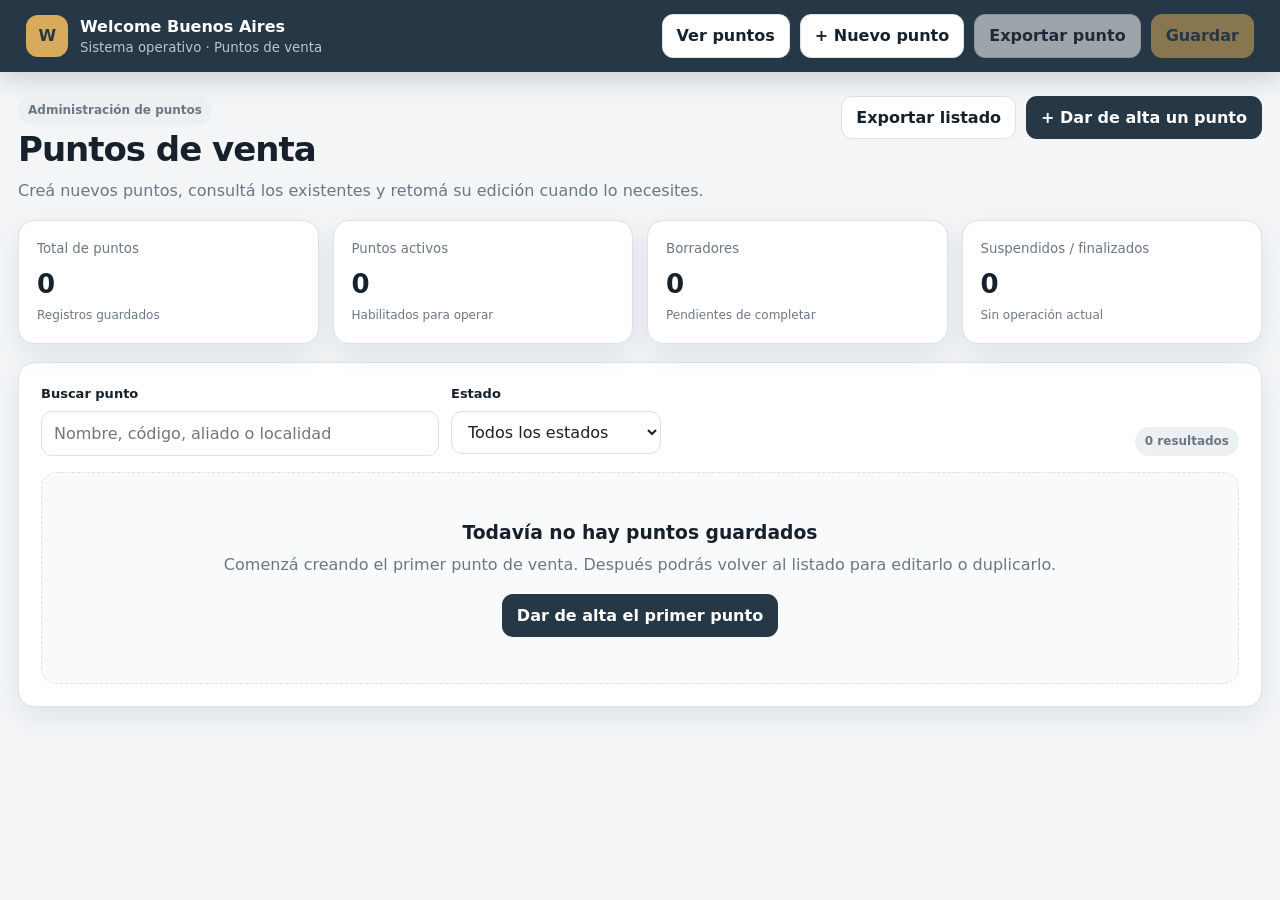
<file: sistema welcome modulo punto de venta.html>
<!DOCTYPE html>
<html lang="es">
<head>
  <meta charset="UTF-8" />
  <meta name="viewport" content="width=device-width, initial-scale=1.0" />
  <title>Alta y edición de puntos de venta</title>
  <style>
    :root {
      --bg: #f3f5f7;
      --surface: #ffffff;
      --surface-2: #f8fafb;
      --text: #17212b;
      --muted: #6b7785;
      --border: #dce2e7;
      --primary: #263746;
      --primary-2: #334a5d;
      --accent: #d8aa5b;
      --accent-soft: #f8eedc;
      --success: #19734b;
      --success-soft: #e8f5ee;
      --warning: #946200;
      --warning-soft: #fff5d9;
      --danger: #b13b3b;
      --danger-soft: #fdecec;
      --shadow: 0 10px 28px rgba(31, 49, 63, .08);
      --radius: 16px;
    }

    * { box-sizing: border-box; }
    html { scroll-behavior: smooth; }
    body {
      margin: 0;
      background: var(--bg);
      color: var(--text);
      font-family: Inter, ui-sans-serif, system-ui, -apple-system, BlinkMacSystemFont, "Segoe UI", sans-serif;
      line-height: 1.45;
    }

    button, input, select, textarea { font: inherit; }
    button { cursor: pointer; }
    button:disabled { cursor: not-allowed; opacity: .55; }

    .app-shell { min-height: 100vh; }
    .topbar {
      position: sticky;
      top: 0;
      z-index: 20;
      display: flex;
      align-items: center;
      justify-content: space-between;
      gap: 16px;
      min-height: 72px;
      padding: 14px 26px;
      color: #fff;
      background: var(--primary);
      box-shadow: 0 8px 24px rgba(23, 33, 43, .16);
    }
    .brand { display: flex; align-items: center; gap: 12px; }
    .brand-mark {
      display: grid;
      place-items: center;
      width: 42px;
      height: 42px;
      border-radius: 12px;
      color: var(--primary);
      background: var(--accent);
      font-weight: 800;
      letter-spacing: -.03em;
    }
    .brand small { display: block; color: rgba(255,255,255,.7); }
    .top-actions { display: flex; flex-wrap: wrap; gap: 10px; }

    .layout {
      display: grid;
      grid-template-columns: 270px minmax(0, 1fr);
      gap: 22px;
      width: min(1520px, calc(100% - 36px));
      margin: 22px auto 50px;
    }

    .sidebar {
      position: sticky;
      top: 94px;
      align-self: start;
      overflow: hidden;
      border: 1px solid var(--border);
      border-radius: var(--radius);
      background: var(--surface);
      box-shadow: var(--shadow);
    }
    .sidebar-header { padding: 20px; border-bottom: 1px solid var(--border); }
    .sidebar-header h2 { margin: 0 0 5px; font-size: 17px; }
    .sidebar-header p { margin: 0; color: var(--muted); font-size: 13px; }
    .nav-list { display: grid; gap: 4px; padding: 10px; }
    .nav-button {
      display: grid;
      grid-template-columns: 30px 1fr auto;
      align-items: center;
      gap: 10px;
      width: 100%;
      padding: 11px 12px;
      border: 0;
      border-radius: 11px;
      color: var(--text);
      background: transparent;
      text-align: left;
    }
    .nav-button:hover { background: var(--surface-2); }
    .nav-button.active { color: var(--primary); background: var(--accent-soft); font-weight: 700; }
    .step-number {
      display: grid;
      place-items: center;
      width: 28px;
      height: 28px;
      border-radius: 50%;
      color: var(--muted);
      background: var(--surface-2);
      border: 1px solid var(--border);
      font-size: 12px;
      font-weight: 800;
    }
    .nav-button.active .step-number { color: var(--primary); background: var(--accent); border-color: var(--accent); }
    .step-state { color: var(--muted); font-size: 12px; }

    .sidebar-footer { padding: 16px 18px 18px; border-top: 1px solid var(--border); }
    .progress-line { height: 8px; overflow: hidden; border-radius: 99px; background: #edf0f2; }
    .progress-line > span { display: block; height: 100%; width: 0; background: var(--accent); transition: width .25s ease; }
    .progress-copy { display: flex; justify-content: space-between; gap: 10px; margin-top: 8px; color: var(--muted); font-size: 12px; }

    .main { min-width: 0; }
    .page-intro {
      display: flex;
      align-items: flex-start;
      justify-content: space-between;
      gap: 20px;
      margin-bottom: 18px;
    }
    .page-intro h1 { margin: 0 0 5px; font-size: clamp(25px, 3vw, 34px); letter-spacing: -.03em; }
    .page-intro p { margin: 0; color: var(--muted); }

    .status-row { display: flex; flex-wrap: wrap; gap: 8px; align-items: center; }
    .badge {
      display: inline-flex;
      align-items: center;
      gap: 7px;
      min-height: 29px;
      padding: 5px 10px;
      border-radius: 999px;
      font-size: 12px;
      font-weight: 700;
    }
    .badge-draft { color: var(--warning); background: var(--warning-soft); }
    .badge-ready { color: var(--success); background: var(--success-soft); }
    .badge-muted { color: var(--muted); background: #edf0f2; }
    .badge-danger { color: var(--danger); background: var(--danger-soft); }

    .card {
      margin-bottom: 18px;
      padding: 22px;
      border: 1px solid var(--border);
      border-radius: var(--radius);
      background: var(--surface);
      box-shadow: var(--shadow);
    }
    .card-header {
      display: flex;
      align-items: flex-start;
      justify-content: space-between;
      gap: 18px;
      margin-bottom: 18px;
    }
    .card-header h2, .card-header h3 { margin: 0 0 5px; letter-spacing: -.02em; }
    .card-header p { margin: 0; color: var(--muted); font-size: 14px; }

    .section-panel { display: none; }
    .section-panel.active { display: block; }

    .grid { display: grid; gap: 16px; }
    .grid-2 { grid-template-columns: repeat(2, minmax(0, 1fr)); }
    .grid-3 { grid-template-columns: repeat(3, minmax(0, 1fr)); }
    .grid-4 { grid-template-columns: repeat(4, minmax(0, 1fr)); }
    .span-2 { grid-column: span 2; }
    .span-3 { grid-column: span 3; }
    .span-full { grid-column: 1 / -1; }

    .field-group { min-width: 0; }
    .field-group label, .field-title {
      display: flex;
      align-items: center;
      justify-content: space-between;
      gap: 10px;
      margin-bottom: 7px;
      font-size: 13px;
      font-weight: 700;
    }
    .optional { color: var(--muted); font-size: 11px; font-weight: 500; }
    .field, .select, .textarea {
      width: 100%;
      min-height: 43px;
      padding: 10px 12px;
      border: 1px solid var(--border);
      border-radius: 11px;
      outline: none;
      color: var(--text);
      background: var(--surface);
      transition: border .15s ease, box-shadow .15s ease;
    }
    .field:focus, .select:focus, .textarea:focus {
      border-color: var(--accent);
      box-shadow: 0 0 0 3px rgba(216,170,91,.2);
    }
    .textarea { min-height: 96px; resize: vertical; }
    .help-text { margin-top: 6px; color: var(--muted); font-size: 12px; }

    .btn {
      display: inline-flex;
      align-items: center;
      justify-content: center;
      gap: 8px;
      min-height: 41px;
      padding: 9px 14px;
      border: 1px solid transparent;
      border-radius: 11px;
      font-weight: 700;
      text-decoration: none;
    }
    .btn-primary { color: #fff; background: var(--primary); }
    .btn-primary:hover { background: var(--primary-2); }
    .btn-accent { color: var(--primary); background: var(--accent); }
    .btn-secondary { color: var(--text); background: var(--surface); border-color: var(--border); }
    .btn-secondary:hover { background: var(--surface-2); }
    .btn-danger { color: var(--danger); background: var(--danger-soft); border-color: transparent; }
    .btn-small { min-height: 34px; padding: 6px 10px; border-radius: 9px; font-size: 12px; }

    .toggle-row {
      display: flex;
      align-items: center;
      justify-content: space-between;
      gap: 14px;
      padding: 13px 14px;
      border: 1px solid var(--border);
      border-radius: 12px;
      background: var(--surface-2);
    }
    .toggle-copy strong { display: block; font-size: 13px; }
    .toggle-copy span { display: block; margin-top: 3px; color: var(--muted); font-size: 12px; }
    .switch { position: relative; display: inline-flex; width: 46px; height: 26px; flex: 0 0 auto; }
    .switch input { position: absolute; opacity: 0; pointer-events: none; }
    .switch span { width: 100%; border-radius: 999px; background: #cfd6dc; transition: .2s ease; }
    .switch span::after {
      content: "";
      position: absolute;
      top: 4px;
      left: 4px;
      width: 18px;
      height: 18px;
      border-radius: 50%;
      background: #fff;
      box-shadow: 0 2px 7px rgba(0,0,0,.2);
      transition: .2s ease;
    }
    .switch input:checked + span { background: var(--primary); }
    .switch input:checked + span::after { transform: translateX(20px); }

    .callout {
      padding: 15px 16px;
      border-radius: 13px;
      border: 1px solid var(--border);
      background: var(--surface-2);
    }
    .callout strong { display: block; margin-bottom: 4px; }
    .callout p { margin: 0; color: var(--muted); font-size: 13px; }
    .callout-warning { border-color: #eed28c; background: var(--warning-soft); }
    .callout-success { border-color: #a9d7c0; background: var(--success-soft); }

    .days-table-wrap { overflow-x: auto; }
    .days-table { width: 100%; min-width: 900px; border-collapse: collapse; }
    .days-table th { padding: 10px 8px; color: var(--muted); font-size: 12px; text-align: left; border-bottom: 1px solid var(--border); }
    .days-table td { padding: 10px 8px; vertical-align: middle; border-bottom: 1px solid var(--border); }
    .days-table tr:last-child td { border-bottom: 0; }
    .day-name { font-weight: 800; }
    .day-row.off { opacity: .46; }
    .compact-field { min-width: 104px; min-height: 36px; padding: 7px 9px; border: 1px solid var(--border); border-radius: 9px; }

    .shift-editor {
      display: none;
      margin-top: 14px;
      padding: 16px;
      border: 1px dashed var(--border);
      border-radius: 13px;
      background: var(--surface-2);
    }
    .shift-editor.visible { display: block; }
    .shift-block {
      display: grid;
      grid-template-columns: 150px repeat(2, minmax(120px, 1fr));
      gap: 12px;
      align-items: end;
      margin-top: 12px;
    }

    .contact-list { display: grid; gap: 14px; }
    .contact-card {
      padding: 16px;
      border: 1px solid var(--border);
      border-radius: 14px;
      background: var(--surface-2);
    }
    .contact-card-header { display: flex; align-items: center; justify-content: space-between; gap: 12px; margin-bottom: 14px; }

    .agreement-selector { display: grid; grid-template-columns: repeat(4, minmax(0, 1fr)); gap: 12px; }
    .agreement-card {
      min-height: 110px;
      padding: 14px;
      border: 1px solid var(--border);
      border-radius: 13px;
      background: var(--surface);
      text-align: left;
    }
    .agreement-card strong { display: block; margin-bottom: 5px; }
    .agreement-card span { color: var(--muted); font-size: 12px; }
    .agreement-card.active { border-color: var(--accent); background: var(--accent-soft); box-shadow: 0 0 0 2px rgba(216,170,91,.2); }
    .agreement-config { display: none; margin-top: 18px; }
    .agreement-config.active { display: block; }

    .rules-list { display: grid; gap: 12px; }
    .combined-rule { padding: 15px; border: 1px solid var(--border); border-radius: 13px; background: var(--surface-2); }

    .summary-grid { display: grid; grid-template-columns: repeat(3, minmax(0,1fr)); gap: 14px; }
    .summary-card { padding: 16px; border: 1px solid var(--border); border-radius: 13px; background: var(--surface-2); }
    .summary-card small { color: var(--muted); }
    .summary-card strong { display: block; margin-top: 6px; }
    .check-list { display: grid; gap: 9px; margin: 16px 0 0; padding: 0; list-style: none; }
    .check-list li { display: flex; align-items: flex-start; gap: 9px; font-size: 13px; }
    .check-dot { display: grid; place-items: center; width: 20px; height: 20px; flex: 0 0 auto; border-radius: 50%; font-size: 11px; font-weight: 900; }
    .check-ok { color: var(--success); background: var(--success-soft); }
    .check-warn { color: var(--warning); background: var(--warning-soft); }

    .sticky-footer {
      position: sticky;
      bottom: 12px;
      z-index: 15;
      display: flex;
      align-items: center;
      justify-content: space-between;
      gap: 18px;
      padding: 14px 16px;
      border: 1px solid var(--border);
      border-radius: 15px;
      background: rgba(255,255,255,.95);
      box-shadow: 0 14px 35px rgba(31,49,63,.18);
      backdrop-filter: blur(10px);
    }
    .save-copy strong { display: block; }
    .save-copy span { color: var(--muted); font-size: 12px; }
    .footer-actions { display: flex; flex-wrap: wrap; gap: 9px; }

    .toast {
      position: fixed;
      right: 22px;
      bottom: 22px;
      z-index: 50;
      display: none;
      max-width: 420px;
      padding: 14px 16px;
      border-radius: 13px;
      color: #fff;
      background: var(--primary);
      box-shadow: 0 12px 34px rgba(0,0,0,.2);
    }
    .toast.visible { display: block; }

    .modal-backdrop {
      position: fixed;
      inset: 0;
      z-index: 60;
      display: none;
      place-items: center;
      padding: 20px;
      background: rgba(18, 29, 38, .56);
    }
    .modal-backdrop.visible { display: grid; }
    .modal {
      width: min(720px, 100%);
      max-height: 90vh;
      overflow: auto;
      padding: 22px;
      border-radius: 18px;
      background: var(--surface);
      box-shadow: 0 24px 70px rgba(0,0,0,.3);
    }
    .modal-header { display: flex; align-items: flex-start; justify-content: space-between; gap: 16px; margin-bottom: 18px; }
    .modal-header h3 { margin: 0 0 4px; }
    .modal-header p { margin: 0; color: var(--muted); font-size: 13px; }

    .hidden { display: none !important; }


    .view-hidden { display: none !important; }
    .points-index {
      width: min(1520px, calc(100% - 36px));
      margin: 24px auto 50px;
    }
    .index-header {
      display: flex;
      align-items: flex-start;
      justify-content: space-between;
      gap: 20px;
      margin-bottom: 18px;
    }
    .index-header h1 { margin: 0 0 5px; font-size: clamp(25px, 3vw, 34px); letter-spacing: -.03em; }
    .index-header p { margin: 0; color: var(--muted); }
    .metric-grid { display: grid; grid-template-columns: repeat(4, minmax(0, 1fr)); gap: 14px; margin-bottom: 18px; }
    .metric-card {
      padding: 18px;
      border: 1px solid var(--border);
      border-radius: var(--radius);
      background: var(--surface);
      box-shadow: var(--shadow);
    }
    .metric-card small { display: block; color: var(--muted); margin-bottom: 7px; }
    .metric-card strong { display: block; font-size: 26px; letter-spacing: -.03em; }
    .metric-card span { display: block; margin-top: 4px; color: var(--muted); font-size: 12px; }
    .index-toolbar {
      display: flex;
      align-items: flex-end;
      justify-content: space-between;
      gap: 14px;
      margin-bottom: 16px;
    }
    .index-filters { display: grid; grid-template-columns: minmax(220px, 1fr) 210px; gap: 12px; width: min(620px, 100%); }
    .points-table-wrap { overflow-x: auto; }
    .points-table { width: 100%; min-width: 1040px; border-collapse: collapse; }
    .points-table th, .points-table td { padding: 13px 12px; border-bottom: 1px solid var(--border); text-align: left; vertical-align: middle; }
    .points-table th { color: var(--muted); font-size: 12px; font-weight: 700; background: var(--surface-2); }
    .points-table tbody tr:hover { background: var(--surface-2); }
    .record-name { font-weight: 800; }
    .record-subtitle { margin-top: 3px; color: var(--muted); font-size: 12px; }
    .record-actions { display: flex; flex-wrap: wrap; justify-content: flex-end; gap: 7px; }
    .empty-state {
      padding: 46px 24px;
      text-align: center;
      border: 1px dashed var(--border);
      border-radius: var(--radius);
      background: var(--surface-2);
    }
    .empty-state h3 { margin: 0 0 7px; }
    .empty-state p { margin: 0 0 18px; color: var(--muted); }
    .editor-context {
      display: flex;
      align-items: center;
      justify-content: space-between;
      gap: 12px;
      margin-bottom: 14px;
    }
    .editor-context-copy { color: var(--muted); font-size: 13px; }
    .id-chip { display: inline-flex; padding: 4px 8px; border-radius: 999px; background: var(--surface-2); color: var(--muted); font-size: 11px; }
    .mobile-records { display: none; gap: 12px; }
    .mobile-record-card {
      padding: 16px;
      border: 1px solid var(--border);
      border-radius: var(--radius);
      background: var(--surface);
      box-shadow: var(--shadow);
    }
    .mobile-record-top { display:flex; align-items:flex-start; justify-content:space-between; gap:10px; }
    .mobile-record-grid { display:grid; grid-template-columns:1fr 1fr; gap:10px; margin:14px 0; font-size:13px; }
    .mobile-record-grid small { display:block; color:var(--muted); margin-bottom:3px; }
    .inline-link { border:0; padding:0; color:var(--primary); background:transparent; font-weight:700; }

    @media (max-width: 1100px) {
      .layout { grid-template-columns: 220px minmax(0, 1fr); }
      .grid-4 { grid-template-columns: repeat(2, minmax(0, 1fr)); }
      .agreement-selector { grid-template-columns: repeat(2, minmax(0, 1fr)); }
    }

    @media (max-width: 820px) {
      .topbar { position: static; align-items: flex-start; flex-direction: column; }
      .layout { grid-template-columns: 1fr; width: min(100% - 22px, 760px); margin-top: 12px; }
      .sidebar { position: static; }
      .nav-list { grid-template-columns: repeat(2, minmax(0, 1fr)); }
      .sidebar-footer { display: none; }
      .grid-2, .grid-3, .grid-4, .summary-grid { grid-template-columns: 1fr; }
      .span-2, .span-3 { grid-column: auto; }
      .page-intro, .card-header, .sticky-footer { flex-direction: column; align-items: stretch; }
      .agreement-selector { grid-template-columns: 1fr; }
      .shift-block { grid-template-columns: 1fr; }
      .footer-actions { width: 100%; }
      .footer-actions .btn { flex: 1; }
    }


    @media (max-width: 1100px) {
      .metric-grid { grid-template-columns: repeat(2, minmax(0, 1fr)); }
    }
    @media (max-width: 720px) {
      .points-index { width: min(100% - 22px, 1520px); margin-top: 14px; }
      .index-header, .index-toolbar { align-items: stretch; flex-direction: column; }
      .index-filters { grid-template-columns: 1fr; width: 100%; }
      .metric-grid { grid-template-columns: 1fr 1fr; }
      .desktop-records { display: none; }
      .mobile-records { display: grid; }
      .editor-context { align-items:flex-start; flex-direction:column; }
    }
    @media print {
      .topbar, .sidebar, .sticky-footer, .btn, .toast { display: none !important; }
      body { background: #fff; }
      .layout { display: block; width: 100%; margin: 0; }
      .section-panel { display: block !important; }
      .card { box-shadow: none; break-inside: avoid; }
    }
  </style>
</head>
<body>
  <div class="app-shell">
    <header class="topbar">
      <div class="brand">
        <div class="brand-mark">W</div>
        <div>
          <strong>Welcome Buenos Aires</strong>
          <small>Sistema operativo · Puntos de venta</small>
        </div>
      </div>
      <div class="top-actions">
        <button class="btn btn-secondary" type="button" id="listTopBtn">Ver puntos</button>
        <button class="btn btn-secondary" type="button" id="newTopBtn">+ Nuevo punto</button>
        <button class="btn btn-secondary" type="button" id="exportBtn">Exportar punto</button>
        <button class="btn btn-accent" type="button" id="saveTopBtn">Guardar</button>
      </div>
    </header>

    <section class="points-index" id="pointsIndexView">
      <div class="index-header">
        <div>
          <div class="status-row"><span class="badge badge-muted">Administración de puntos</span></div>
          <h1>Puntos de venta</h1>
          <p>Creá nuevos puntos, consultá los existentes y retomá su edición cuando lo necesites.</p>
        </div>
        <div class="top-actions">
          <button class="btn btn-secondary" type="button" id="exportAllBtn">Exportar listado</button>
          <button class="btn btn-primary" type="button" id="newPointBtn">+ Dar de alta un punto</button>
        </div>
      </div>

      <div class="metric-grid">
        <div class="metric-card"><small>Total de puntos</small><strong id="metricTotal">0</strong><span>Registros guardados</span></div>
        <div class="metric-card"><small>Puntos activos</small><strong id="metricActive">0</strong><span>Habilitados para operar</span></div>
        <div class="metric-card"><small>Borradores</small><strong id="metricDraft">0</strong><span>Pendientes de completar</span></div>
        <div class="metric-card"><small>Suspendidos / finalizados</small><strong id="metricInactive">0</strong><span>Sin operación actual</span></div>
      </div>

      <article class="card">
        <div class="index-toolbar">
          <div class="index-filters">
            <div class="field-group">
              <label for="pointSearch">Buscar punto</label>
              <input class="field" id="pointSearch" placeholder="Nombre, código, aliado o localidad" />
            </div>
            <div class="field-group">
              <label for="pointStatusFilter">Estado</label>
              <select class="select" id="pointStatusFilter">
                <option value="all">Todos los estados</option>
                <option value="draft">Borrador</option>
                <option value="preparation">En preparación</option>
                <option value="active">Activo</option>
                <option value="suspended">Suspendido</option>
                <option value="finished">Finalizado</option>
              </select>
            </div>
          </div>
          <div class="status-row"><span class="badge badge-muted" id="resultsCount">0 resultados</span></div>
        </div>

        <div id="pointsEmpty" class="empty-state">
          <h3 id="emptyTitle">Todavía no hay puntos guardados</h3>
          <p id="emptyCopy">Comenzá creando el primer punto de venta. Después podrás volver al listado para editarlo o duplicarlo.</p>
          <button class="btn btn-primary" type="button" id="emptyNewPointBtn">Dar de alta el primer punto</button>
        </div>

        <div id="pointsResults" class="hidden">
          <div class="points-table-wrap desktop-records">
            <table class="points-table">
              <thead>
                <tr>
                  <th>Punto de venta</th>
                  <th>Aliado</th>
                  <th>Operación</th>
                  <th>Acuerdo</th>
                  <th>Estado</th>
                  <th>Última modificación</th>
                  <th style="text-align:right">Acciones</th>
                </tr>
              </thead>
              <tbody id="pointsTableBody"></tbody>
            </table>
          </div>
          <div class="mobile-records" id="pointsMobileList"></div>
        </div>
      </article>
    </section>

    <div class="layout view-hidden" id="pointEditorView">
      <aside class="sidebar">
        <div class="sidebar-header">
          <h2>Alta del punto</h2>
          <p>Completá la información por etapas.</p>
        </div>
        <nav class="nav-list" aria-label="Secciones del alta">
          <button class="nav-button active" type="button" data-section="general">
            <span class="step-number">1</span><span>Información general</span><span class="step-state" id="state-general">Pendiente</span>
          </button>
          <button class="nav-button" type="button" data-section="operation">
            <span class="step-number">2</span><span>Operación y turnos</span><span class="step-state" id="state-operation">Pendiente</span>
          </button>
          <button class="nav-button" type="button" data-section="partner">
            <span class="step-number">3</span><span>Aliado comercial</span><span class="step-state" id="state-partner">Pendiente</span>
          </button>
          <button class="nav-button" type="button" data-section="agreement">
            <span class="step-number">4</span><span>Acuerdo comercial</span><span class="step-state" id="state-agreement">Pendiente</span>
          </button>
          <button class="nav-button" type="button" data-section="summary">
            <span class="step-number">5</span><span>Resumen y activación</span><span class="step-state" id="state-summary">Revisar</span>
          </button>
        </nav>
        <div class="sidebar-footer">
          <div class="progress-line"><span id="progressBar"></span></div>
          <div class="progress-copy"><span>Avance de carga</span><strong id="progressText">0%</strong></div>
        </div>
      </aside>

      <main class="main">
        <div class="editor-context">
          <button type="button" class="btn btn-secondary btn-small" id="backToListBtn">← Volver al listado</button>
          <div class="editor-context-copy">Registro: <span class="id-chip" id="currentRecordId">Nuevo</span></div>
        </div>
        <div class="page-intro">
          <div>
            <div class="status-row">
              <span class="badge badge-draft" id="recordStatus">Borrador</span>
              <span class="badge badge-muted">Campos no obligatorios al guardar</span>
            </div>
            <h1 id="pageTitle">Nuevo punto de venta</h1>
            <p>Los datos pueden completarse más adelante. El sistema valida lo necesario antes de activar la operación.</p>
          </div>
        </div>

        <section class="section-panel active" id="section-general">
          <article class="card">
            <div class="card-header">
              <div>
                <h2>Información general</h2>
                <p>Identificación básica del punto de venta.</p>
              </div>
              <span class="badge badge-muted">Guardado flexible</span>
            </div>

            <div class="grid grid-3">
              <div class="field-group span-2">
                <label for="pointName">Nombre del punto <span class="optional">Completar cuando esté disponible</span></label>
                <input class="field" id="pointName" placeholder="Ej. Mirador Obelisco" />
              </div>
              <div class="field-group">
                <label for="pointCode">Código interno <span class="optional">Automático u opcional</span></label>
                <input class="field" id="pointCode" placeholder="PV-0001" />
              </div>
              <div class="field-group">
                <label for="shortName">Nombre corto <span class="optional">Opcional</span></label>
                <input class="field" id="shortName" placeholder="Ej. Obelisco" />
              </div>
              <div class="field-group">
                <label for="pointType">Tipo de punto <span class="optional">Opcional</span></label>
                <select class="select" id="pointType">
                  <option value="">Sin definir</option>
                  <option>Atracción turística</option>
                  <option>Embarcación</option>
                  <option>Bus turístico</option>
                  <option>Local comercial</option>
                  <option>Evento temporal</option>
                  <option>Otro</option>
                </select>
              </div>
              <div class="field-group">
                <label for="pointState">Estado de la ficha</label>
                <select class="select" id="pointState">
                  <option value="draft">Borrador</option>
                  <option value="preparation">En preparación</option>
                  <option value="active">Activo</option>
                  <option value="suspended">Suspendido</option>
                  <option value="finished">Finalizado</option>
                </select>
              </div>
              <div class="field-group span-2">
                <label for="address">Dirección <span class="optional">Opcional</span></label>
                <input class="field" id="address" placeholder="Calle, número y referencia" />
              </div>
              <div class="field-group">
                <label for="city">Localidad <span class="optional">Opcional</span></label>
                <input class="field" id="city" placeholder="Ej. CABA" />
              </div>
              <div class="field-group">
                <label for="startDate">Fecha de inicio <span class="optional">Opcional</span></label>
                <input class="field" id="startDate" type="date" />
              </div>
              <div class="field-group">
                <label for="endDate">Fecha de finalización <span class="optional">Opcional</span></label>
                <input class="field" id="endDate" type="date" />
              </div>
              <div class="field-group">
                <label for="internalManager">Responsable interno <span class="optional">Opcional</span></label>
                <input class="field" id="internalManager" placeholder="Nombre del responsable" />
              </div>
              <div class="field-group span-full">
                <label for="generalNotes">Observaciones generales <span class="optional">Opcional</span></label>
                <textarea class="textarea" id="generalNotes" placeholder="Información pendiente, condiciones del lugar o notas internas"></textarea>
              </div>
            </div>
          </article>
        </section>

        <section class="section-panel" id="section-operation">
          <article class="card">
            <div class="card-header">
              <div>
                <h2>Días de operación y horarios</h2>
                <p>Cada día puede tener distintos horarios y cantidad de turnos.</p>
              </div>
              <button type="button" class="btn btn-secondary btn-small" id="copyMondayBtn">Copiar lunes al resto</button>
            </div>

            <div class="days-table-wrap">
              <table class="days-table">
                <thead>
                  <tr>
                    <th>Día</th>
                    <th>Opera</th>
                    <th>Apertura</th>
                    <th>Cierre</th>
                    <th>Cantidad de turnos</th>
                    <th>Detalle</th>
                  </tr>
                </thead>
                <tbody id="scheduleTableBody"></tbody>
              </table>
            </div>
          </article>

          <article class="card">
            <div class="card-header">
              <div>
                <h3>Reglas de asignación de fotógrafos</h3>
                <p>Definen qué puede modificar el encargado al asignar un turno.</p>
              </div>
            </div>
            <div class="grid grid-2">
              <div class="toggle-row">
                <div class="toggle-copy">
                  <strong>Permitir modificar el horario al asignar</strong>
                  <span>Para eventos, extensiones o excepciones puntuales.</span>
                </div>
                <label class="switch"><input id="allowScheduleOverride" type="checkbox" checked /><span></span></label>
              </div>
              <div class="toggle-row">
                <div class="toggle-copy">
                  <strong>Solicitar motivo del cambio</strong>
                  <span>Guarda la causa y el usuario responsable.</span>
                </div>
                <label class="switch"><input id="requireOverrideReason" type="checkbox" checked /><span></span></label>
              </div>
              <div class="toggle-row">
                <div class="toggle-copy">
                  <strong>Permitir Turno completo</strong>
                  <span>Un mismo fotógrafo cubre Turno 1 y Turno 2.</span>
                </div>
                <label class="switch"><input id="allowFullShift" type="checkbox" checked /><span></span></label>
              </div>
              <div class="toggle-row">
                <div class="toggle-copy">
                  <strong>Permitir más de un fotógrafo por turno</strong>
                  <span>Para puntos con cobertura simultánea.</span>
                </div>
                <label class="switch"><input id="allowMultiplePhotographers" type="checkbox" /><span></span></label>
              </div>
            </div>
          </article>

          <article class="card">
            <div class="card-header">
              <div>
                <h3>Vista previa de opciones de turno</h3>
                <p>Estas opciones aparecerán al encargado al realizar una asignación.</p>
              </div>
            </div>
            <div class="summary-grid">
              <div class="summary-card"><small>Opción 1</small><strong>Turno 1</strong><span id="previewShift1">Según horario configurado</span></div>
              <div class="summary-card"><small>Opción 2</small><strong>Turno 2</strong><span id="previewShift2">Disponible cuando el día tiene 2 turnos</span></div>
              <div class="summary-card"><small>Opción 3</small><strong>Turno completo</strong><span id="previewFullShift">Abarca ambos turnos</span></div>
            </div>
          </article>
        </section>

        <section class="section-panel" id="section-partner">
          <article class="card">
            <div class="card-header">
              <div>
                <h2>Aliado comercial</h2>
                <p>Empresa dueña o responsable del punto de venta.</p>
              </div>
            </div>
            <div class="grid grid-3">
              <div class="field-group span-2">
                <label for="partnerName">Nombre comercial <span class="optional">Puede asociarse luego</span></label>
                <input class="field" id="partnerName" placeholder="Ej. Sturla Viajes" />
              </div>
              <div class="field-group">
                <label for="partnerTaxId">CUIT / identificación fiscal <span class="optional">Opcional</span></label>
                <input class="field" id="partnerTaxId" placeholder="Sin completar" />
              </div>
              <div class="field-group span-2">
                <label for="partnerLegalName">Razón social <span class="optional">Opcional</span></label>
                <input class="field" id="partnerLegalName" placeholder="Razón social completa" />
              </div>
              <div class="field-group">
                <label for="partnerStatus">Estado de relación</label>
                <select class="select" id="partnerStatus">
                  <option value="pending">Pendiente</option>
                  <option value="negotiation">En negociación</option>
                  <option value="active">Activo</option>
                  <option value="suspended">Suspendido</option>
                  <option value="finished">Finalizado</option>
                </select>
              </div>
              <div class="field-group span-full">
                <label for="partnerNotes">Observaciones del aliado <span class="optional">Opcional</span></label>
                <textarea class="textarea" id="partnerNotes" placeholder="Condiciones, referencias y notas administrativas"></textarea>
              </div>
            </div>
          </article>

          <article class="card">
            <div class="card-header">
              <div>
                <h3>Agenda de contactos</h3>
                <p>Podés cargar tantos contactos como sea necesario.</p>
              </div>
              <button type="button" class="btn btn-secondary" id="addContactBtn">Agregar contacto</button>
            </div>
            <div class="contact-list" id="contactList"></div>
            <div class="callout" id="emptyContacts">
              <strong>No hay contactos cargados</strong>
              <p>Agregá contactos operativos, administrativos, comerciales o directivos cuando los tengas.</p>
            </div>
          </article>
        </section>

        <section class="section-panel" id="section-agreement">
          <article class="card">
            <div class="card-header">
              <div>
                <h2>Acuerdo comercial</h2>
                <p>Esta información es exclusiva de Administración y no será visible para los fotógrafos.</p>
              </div>
              <span class="badge badge-danger">Acceso restringido</span>
            </div>

            <div class="grid grid-3">
              <div class="field-group span-2">
                <label for="agreementName">Nombre del acuerdo <span class="optional">Ej. Acuerdo Sturla 2026</span></label>
                <input class="field" id="agreementName" placeholder="Nombre interno del acuerdo" />
              </div>
              <div class="field-group">
                <label for="agreementStatus">Estado</label>
                <select class="select" id="agreementStatus">
                  <option value="draft">Borrador</option>
                  <option value="active">Vigente</option>
                  <option value="expired">Vencido</option>
                  <option value="suspended">Suspendido</option>
                </select>
              </div>
              <div class="field-group">
                <label for="agreementFrom">Vigencia desde <span class="optional">Requerido para activar</span></label>
                <input class="field" id="agreementFrom" type="date" />
              </div>
              <div class="field-group">
                <label for="agreementTo">Vigencia hasta <span class="optional">Opcional</span></label>
                <input class="field" id="agreementTo" type="date" />
              </div>
              <div class="field-group">
                <label for="settlementFrequency">Cierre de liquidación</label>
                <select class="select" id="settlementFrequency">
                  <option value="monthly">Mensual</option>
                  <option value="weekly">Semanal</option>
                  <option value="biweekly">Quincenal</option>
                  <option value="daily">Diario</option>
                </select>
              </div>
            </div>
          </article>

          <article class="card">
            <div class="card-header">
              <div>
                <h3>Modalidad económica</h3>
                <p>Elegí el tipo de acuerdo que alimentará el cálculo de deuda del aliado.</p>
              </div>
            </div>

            <div class="agreement-selector">
              <button type="button" class="agreement-card active" data-agreement="percentage"><strong>Porcentaje</strong><span>Sobre venta bruta, neta o cobrada.</span></button>
              <button type="button" class="agreement-card" data-agreement="unit"><strong>Ticket o pasajero</strong><span>Importe por unidad informada.</span></button>
              <button type="button" class="agreement-card" data-agreement="fixed"><strong>Canon fijo</strong><span>Monto por día, turno o mes.</span></button>
              <button type="button" class="agreement-card" data-agreement="combined"><strong>Combinado</strong><span>Dos o más reglas aplicadas juntas.</span></button>
            </div>

            <div class="agreement-config active" id="agreement-percentage">
              <div class="grid grid-3">
                <div class="field-group">
                  <label for="percentageValue">Porcentaje <span class="optional">Requerido para activar</span></label>
                  <input class="field" id="percentageValue" type="number" min="0" max="100" step="0.01" placeholder="Ej. 15" />
                </div>
                <div class="field-group">
                  <label for="percentageBase">Base de cálculo</label>
                  <select class="select" id="percentageBase">
                    <option value="">Sin definir</option>
                    <option value="gross">Venta bruta</option>
                    <option value="net">Venta neta después de descuentos</option>
                    <option value="collected">Importe efectivamente cobrado</option>
                    <option value="net_fees">Venta neta de gastos de cobro</option>
                  </select>
                </div>
                <div class="field-group">
                  <label for="percentageCurrency">Moneda de liquidación</label>
                  <select class="select" id="percentageCurrency">
                    <option value="ARS">ARS</option>
                    <option value="USD">USD</option>
                    <option value="BRL">BRL</option>
                    <option value="UYU">UYU</option>
                  </select>
                </div>
                <div class="field-group">
                  <label for="productsScope">Productos alcanzados</label>
                  <select class="select" id="productsScope">
                    <option value="all">Todos los productos</option>
                    <option value="selected">Productos seleccionados</option>
                    <option value="except">Todos menos excepciones</option>
                  </select>
                </div>
                <div class="field-group">
                  <label for="currencyConversion">Conversión de otras monedas</label>
                  <select class="select" id="currencyConversion">
                    <option value="sale_date">Tipo de cambio de la venta</option>
                    <option value="shift_close">Tipo de cambio del cierre</option>
                    <option value="month_close">Tipo de cambio del cierre mensual</option>
                    <option value="contractual">Cotización contractual</option>
                    <option value="manual">Carga manual autorizada</option>
                  </select>
                </div>
                <div class="field-group">
                  <label for="calculationMoment">Momento de devengamiento</label>
                  <select class="select" id="calculationMoment">
                    <option value="sale">Al confirmar cada venta</option>
                    <option value="shift">Al cerrar el turno</option>
                    <option value="day">Al cerrar el día</option>
                  </select>
                </div>
              </div>
              <div class="grid grid-2" style="margin-top:16px">
                <div class="toggle-row"><div class="toggle-copy"><strong>Excluir ventas anuladas</strong><span>Revierte la deuda generada por la venta.</span></div><label class="switch"><input id="excludeCancelled" type="checkbox" checked /><span></span></label></div>
                <div class="toggle-row"><div class="toggle-copy"><strong>Descontar devoluciones</strong><span>Registra un ajuste negativo para el aliado.</span></div><label class="switch"><input id="discountReturns" type="checkbox" checked /><span></span></label></div>
                <div class="toggle-row"><div class="toggle-copy"><strong>Descontar gastos del medio de pago</strong><span>Solo si el contrato lo establece.</span></div><label class="switch"><input id="discountPaymentFees" type="checkbox" /><span></span></label></div>
                <div class="toggle-row"><div class="toggle-copy"><strong>Incluir ventas en moneda extranjera</strong><span>Se convierten según la regla seleccionada.</span></div><label class="switch"><input id="includeForeignCurrency" type="checkbox" checked /><span></span></label></div>
              </div>
            </div>

            <div class="agreement-config" id="agreement-unit">
              <div class="grid grid-3">
                <div class="field-group">
                  <label for="unitType">Unidad de cálculo</label>
                  <select class="select" id="unitType">
                    <option value="ticket">Ticket vendido</option>
                    <option value="passenger">Pasajero</option>
                    <option value="visitor">Visitante</option>
                  </select>
                </div>
                <div class="field-group">
                  <label for="unitValue">Valor por unidad <span class="optional">Requerido para activar</span></label>
                  <input class="field" id="unitValue" type="number" min="0" step="0.01" placeholder="Ej. 1100" />
                </div>
                <div class="field-group">
                  <label for="unitCurrency">Moneda</label>
                  <select class="select" id="unitCurrency"><option>ARS</option><option>USD</option><option>BRL</option><option>UYU</option></select>
                </div>
                <div class="field-group">
                  <label for="unitPerShiftLimit">Tope por turno <span class="optional">Opcional</span></label>
                  <input class="field" id="unitPerShiftLimit" type="number" min="0" placeholder="Sin límite" />
                </div>
                <div class="field-group">
                  <label for="unitDailyLimit">Tope diario <span class="optional">Opcional</span></label>
                  <input class="field" id="unitDailyLimit" type="number" min="0" placeholder="Ej. 184" />
                </div>
                <div class="field-group">
                  <label for="unitSource">Fuente principal del dato</label>
                  <select class="select" id="unitSource">
                    <option value="photographer">Informada por el fotógrafo</option>
                    <option value="partner">Informada por el aliado</option>
                    <option value="external">Sistema externo</option>
                    <option value="manager">Validada por el encargado</option>
                  </select>
                </div>
              </div>

              <div class="callout callout-warning" style="margin-top:16px">
                <strong>Comportamiento en el módulo Fotógrafo</strong>
                <p>El fotógrafo solo informa la cantidad operativa. No verá el valor unitario ni el monto que se le debe al aliado.</p>
              </div>

              <div class="grid grid-2" style="margin-top:16px">
                <div class="toggle-row"><div class="toggle-copy"><strong>Solicitar cantidad al cierre</strong><span>Aparece como parte del cierre operativo.</span></div><label class="switch"><input id="requestUnitAtClose" type="checkbox" checked /><span></span></label></div>
                <div class="toggle-row"><div class="toggle-copy"><strong>Permitir cierre sin el dato</strong><span>Evita bloquear al fotógrafo.</span></div><label class="switch"><input id="allowCloseWithoutUnit" type="checkbox" checked /><span></span></label></div>
                <div class="toggle-row"><div class="toggle-copy"><strong>Registrar 0 observado</strong><span>Queda pendiente de completar por el encargado.</span></div><label class="switch"><input id="zeroObserved" type="checkbox" checked /><span></span></label></div>
                <div class="toggle-row"><div class="toggle-copy"><strong>Notificar al encargado</strong><span>Genera una alerta de dato pendiente.</span></div><label class="switch"><input id="notifyManager" type="checkbox" checked /><span></span></label></div>
              </div>
            </div>

            <div class="agreement-config" id="agreement-fixed">
              <div class="grid grid-3">
                <div class="field-group"><label for="fixedValue">Importe del canon <span class="optional">Requerido para activar</span></label><input class="field" id="fixedValue" type="number" min="0" step="0.01" placeholder="Monto" /></div>
                <div class="field-group"><label for="fixedCurrency">Moneda</label><select class="select" id="fixedCurrency"><option>ARS</option><option>USD</option><option>BRL</option><option>UYU</option></select></div>
                <div class="field-group"><label for="fixedFrequency">Periodicidad</label><select class="select" id="fixedFrequency"><option value="shift">Por turno</option><option value="day">Diario</option><option value="week">Semanal</option><option value="biweekly">Quincenal</option><option value="month">Mensual</option><option value="event">Por evento</option></select></div>
                <div class="field-group"><label for="fixedDueDay">Día o condición de vencimiento <span class="optional">Opcional</span></label><input class="field" id="fixedDueDay" placeholder="Ej. día 10 del mes" /></div>
                <div class="field-group"><label for="fixedProration">Prorrateo interno</label><select class="select" id="fixedProration"><option value="none">Sin prorrateo</option><option value="days">Por días operativos</option><option value="shifts">Por turnos</option><option value="sales">Por ventas</option></select></div>
                <div class="field-group"><label for="fixedInvoice">Requiere factura</label><select class="select" id="fixedInvoice"><option value="yes">Sí</option><option value="no">No</option><option value="pending">Sin definir</option></select></div>
              </div>
            </div>

            <div class="agreement-config" id="agreement-combined">
              <div class="callout">
                <strong>Acuerdo combinado</strong>
                <p>Agregá las reglas que correspondan. El sistema aplicará el orden definido y generará una única deuda administrativa.</p>
              </div>
              <div class="rules-list" id="combinedRules" style="margin-top:14px"></div>
              <div class="top-actions" style="margin-top:14px">
                <button type="button" class="btn btn-secondary btn-small add-rule" data-rule="percentage">Agregar porcentaje</button>
                <button type="button" class="btn btn-secondary btn-small add-rule" data-rule="unit">Agregar ticket/pasajero</button>
                <button type="button" class="btn btn-secondary btn-small add-rule" data-rule="fixed">Agregar canon</button>
                <button type="button" class="btn btn-secondary btn-small add-rule" data-rule="limit">Agregar mínimo o tope</button>
              </div>
            </div>
          </article>

          <article class="card">
            <div class="card-header">
              <div>
                <h3>Reglas administrativas de liquidación</h3>
                <p>La deuda se genera por turno o día y Administración cierra una liquidación final mensual.</p>
              </div>
            </div>
            <div class="grid grid-3">
              <div class="field-group"><label for="debtGeneration">Generación de deuda</label><select class="select" id="debtGeneration"><option value="shift">Por turno cerrado</option><option value="day">Por cierre diario</option><option value="month">Solo al cierre mensual</option></select></div>
              <div class="field-group"><label for="monthlyCloseDay">Día de cierre mensual <span class="optional">Opcional</span></label><input class="field" id="monthlyCloseDay" placeholder="Ej. último día del mes" /></div>
              <div class="field-group"><label for="paymentApproval">Aprobación requerida</label><select class="select" id="paymentApproval"><option value="admin">Administración</option><option value="director">Dirección</option><option value="both">Administración + Dirección</option></select></div>
              <div class="field-group"><label for="invoiceRequirement">Requisito de factura</label><select class="select" id="invoiceRequirement"><option value="before_close">Antes de cerrar liquidación</option><option value="before_payment">Antes de pagar</option><option value="not_required">No requerida</option><option value="pending">Sin definir</option></select></div>
              <div class="field-group"><label for="settlementCurrency">Moneda principal de liquidación</label><select class="select" id="settlementCurrency"><option>ARS</option><option>USD</option><option>BRL</option><option>UYU</option></select></div>
              <div class="field-group"><label for="paymentTerm">Plazo de pago <span class="optional">Opcional</span></label><input class="field" id="paymentTerm" placeholder="Ej. 10 días desde factura" /></div>
            </div>
          </article>
        </section>

        <section class="section-panel" id="section-summary">
          <article class="card">
            <div class="card-header">
              <div>
                <h2>Resumen de configuración</h2>
                <p>Revisá qué está cargado y qué falta antes de activar el punto.</p>
              </div>
              <button type="button" class="btn btn-secondary" id="printBtn">Imprimir resumen</button>
            </div>

            <div class="summary-grid">
              <div class="summary-card"><small>Punto de venta</small><strong id="summaryPoint">Sin identificar</strong><span id="summaryPointStatus">Borrador</span></div>
              <div class="summary-card"><small>Aliado comercial</small><strong id="summaryPartner">Sin asociar</strong><span id="summaryContacts">0 contactos</span></div>
              <div class="summary-card"><small>Acuerdo</small><strong id="summaryAgreement">Porcentaje</strong><span id="summaryAgreementDetail">Sin completar</span></div>
              <div class="summary-card"><small>Días operativos</small><strong id="summaryDays">0 días</strong><span id="summaryShifts">Sin horarios configurados</span></div>
              <div class="summary-card"><small>Liquidación</small><strong id="summarySettlement">Mensual</strong><span id="summaryDebt">Deuda por turno</span></div>
              <div class="summary-card"><small>Visibilidad fotógrafo</small><strong>Restringida</strong><span>Solo ventas y comisión propia</span></div>
            </div>

            <ul class="check-list" id="validationList"></ul>
          </article>

          <article class="card">
            <div class="card-header">
              <div>
                <h3>Acciones disponibles</h3>
                <p>El borrador siempre puede guardarse. La activación requiere una configuración operativa mínima.</p>
              </div>
            </div>
            <div class="grid grid-2">
              <div class="callout">
                <strong>Guardar como borrador</strong>
                <p>Conserva toda la información cargada aunque existan campos pendientes.</p>
              </div>
              <div class="callout callout-success">
                <strong>Activar punto de venta</strong>
                <p>Habilita asignaciones, cierres y generación automática de deuda del aliado.</p>
              </div>
            </div>
          </article>
        </section>

        <footer class="sticky-footer">
          <div class="save-copy">
            <strong id="saveStateText">Cambios sin guardar</strong>
            <span>El borrador se guarda en este navegador.</span>
          </div>
          <div class="footer-actions">
            <button type="button" class="btn btn-secondary" id="clearBtn">Reiniciar formulario</button>
            <button type="button" class="btn btn-secondary" id="saveBtn">Guardar</button>
            <button type="button" class="btn btn-primary" id="activateBtn">Validar y activar</button>
          </div>
        </footer>
      </main>
    </div>
  </div>

  <div class="toast" id="toast" role="status" aria-live="polite"></div>

  <div class="modal-backdrop" id="contactModal">
    <div class="modal" role="dialog" aria-modal="true" aria-labelledby="contactModalTitle">
      <div class="modal-header">
        <div>
          <h3 id="contactModalTitle">Nuevo contacto</h3>
          <p>Todos los campos pueden completarse más adelante.</p>
        </div>
        <button type="button" class="btn btn-secondary btn-small" id="closeContactModal">Cerrar</button>
      </div>
      <div class="grid grid-2">
        <div class="field-group"><label for="contactFirstName">Nombre</label><input class="field" id="contactFirstName" /></div>
        <div class="field-group"><label for="contactLastName">Apellido</label><input class="field" id="contactLastName" /></div>
        <div class="field-group"><label for="contactRole">Cargo</label><input class="field" id="contactRole" placeholder="Ej. Administración" /></div>
        <div class="field-group"><label for="contactBirthday">Fecha de nacimiento</label><input class="field" id="contactBirthday" type="date" /></div>
        <div class="field-group"><label for="contactPhone">Celular</label><input class="field" id="contactPhone" placeholder="+54 9..." /></div>
        <div class="field-group"><label for="contactEmail">Correo electrónico</label><input class="field" id="contactEmail" type="email" placeholder="nombre@empresa.com" /></div>
        <div class="field-group"><label for="contactArea">Área</label><select class="select" id="contactArea"><option>Operaciones</option><option>Administración</option><option>Comercial</option><option>Dirección</option><option>Otro</option></select></div>
        <div class="field-group"><label for="contactType">Tipo</label><select class="select" id="contactType"><option>Contacto general</option><option>Contacto principal</option><option>Recibe liquidaciones</option><option>Recibe reportes operativos</option></select></div>
      </div>
      <div class="footer-actions" style="justify-content:flex-end;margin-top:20px">
        <button type="button" class="btn btn-secondary" id="cancelContact">Cancelar</button>
        <button type="button" class="btn btn-primary" id="saveContact">Guardar contacto</button>
      </div>
    </div>
  </div>

  <script>
    const DAYS = ["Lunes", "Martes", "Miércoles", "Jueves", "Viernes", "Sábado", "Domingo"];
    const STORAGE_KEY = "welcome_points_of_sale_v2";
    const LEGACY_STORAGE_KEY = "welcome_point_of_sale_draft_v1";

    let contacts = [];
    let activeAgreement = "percentage";
    let combinedRules = [];
    let dirty = false;
    let applyingData = false;
    let pointRecords = [];
    let currentPointId = null;
    let currentCreatedAt = null;
    let blankTemplate = null;

    const $ = (id) => document.getElementById(id);
    const $$ = (selector) => Array.from(document.querySelectorAll(selector));

    function escapeHtml(value = "") {
      return String(value)
        .replaceAll("&", "&amp;")
        .replaceAll("<", "&lt;")
        .replaceAll(">", "&gt;")
        .replaceAll('"', "&quot;")
        .replaceAll("'", "&#039;");
    }

    function showToast(message) {
      const toast = $("toast");
      toast.textContent = message;
      toast.classList.add("visible");
      window.setTimeout(() => toast.classList.remove("visible"), 3200);
    }

    function markDirty() {
      if (applyingData) return;
      dirty = true;
      $("saveStateText").textContent = "Cambios sin guardar";
      updateProgress();
      updateSummary();
    }

    function setSavedState() {
      dirty = false;
      $("saveStateText").textContent = currentPointId ? "Punto guardado" : "Formulario listo";
    }

    function switchSection(sectionName) {
      $$(".nav-button").forEach((button) => button.classList.toggle("active", button.dataset.section === sectionName));
      $$(".section-panel").forEach((panel) => panel.classList.toggle("active", panel.id === `section-${sectionName}`));
      if (sectionName === "summary") updateSummary();
      window.scrollTo({ top: 0, behavior: "smooth" });
    }

    function renderSchedule() {
      const body = $("scheduleTableBody");
      body.innerHTML = DAYS.map((day, index) => {
        const operates = index < 6;
        return `
          <tr class="day-row ${operates ? "" : "off"}" data-day-index="${index}">
            <td class="day-name">${day}</td>
            <td><label class="switch"><input class="day-operates" type="checkbox" ${operates ? "checked" : ""}><span></span></label></td>
            <td><input class="compact-field day-open" type="time" value="10:00" ${operates ? "" : "disabled"}></td>
            <td><input class="compact-field day-close" type="time" value="18:00" ${operates ? "" : "disabled"}></td>
            <td>
              <select class="compact-field day-shift-count" ${operates ? "" : "disabled"}>
                <option value="1">1 turno</option>
                <option value="2">2 turnos</option>
              </select>
            </td>
            <td><button type="button" class="btn btn-secondary btn-small edit-shifts" ${operates ? "" : "disabled"}>Configurar</button></td>
          </tr>
          <tr class="shift-detail-row" data-detail-index="${index}">
            <td colspan="6" style="padding:0;border-bottom:0">
              <div class="shift-editor" id="shift-editor-${index}">
                <strong>Horarios de ${day}</strong>
                <div class="shift-block">
                  <div><strong>Turno 1</strong><div class="help-text">Primer bloque horario</div></div>
                  <div class="field-group"><label>Desde</label><input class="field shift1-start" type="time" value="10:00"></div>
                  <div class="field-group"><label>Hasta</label><input class="field shift1-end" type="time" value="14:00"></div>
                </div>
                <div class="shift-block second-shift-block hidden">
                  <div><strong>Turno 2</strong><div class="help-text">Segundo bloque horario</div></div>
                  <div class="field-group"><label>Desde</label><input class="field shift2-start" type="time" value="14:00"></div>
                  <div class="field-group"><label>Hasta</label><input class="field shift2-end" type="time" value="18:00"></div>
                </div>
                <div class="callout" style="margin-top:14px">
                  <strong>Turno completo</strong>
                  <p class="full-shift-copy">Se calculará automáticamente desde la apertura hasta el cierre del día.</p>
                </div>
              </div>
            </td>
          </tr>`;
      }).join("");

      $$(".day-row").forEach((row) => {
        const index = Number(row.dataset.dayIndex);
        const operates = row.querySelector(".day-operates");
        const shiftCount = row.querySelector(".day-shift-count");
        const editor = $(`shift-editor-${index}`);

        operates.addEventListener("change", () => {
          row.classList.toggle("off", !operates.checked);
          row.querySelectorAll("input:not(.day-operates), select, button").forEach((control) => { control.disabled = !operates.checked; });
          if (!operates.checked) editor.classList.remove("visible");
          markDirty();
        });

        row.querySelector(".edit-shifts").addEventListener("click", () => {
          editor.classList.toggle("visible");
        });

        shiftCount.addEventListener("change", () => {
          editor.querySelector(".second-shift-block").classList.toggle("hidden", shiftCount.value !== "2");
          syncShiftTimes(index);
          markDirty();
        });

        row.querySelector(".day-open").addEventListener("change", () => { syncShiftTimes(index, true); markDirty(); });
        row.querySelector(".day-close").addEventListener("change", () => { syncShiftTimes(index, true); markDirty(); });
        editor.querySelectorAll("input").forEach((input) => input.addEventListener("change", () => { syncDayFromShifts(index); markDirty(); }));
      });
      updateShiftPreview();
    }

    function syncShiftTimes(index, force = false) {
      const row = document.querySelector(`.day-row[data-day-index="${index}"]`);
      const editor = $(`shift-editor-${index}`);
      const open = row.querySelector(".day-open").value;
      const close = row.querySelector(".day-close").value;
      const count = row.querySelector(".day-shift-count").value;
      const shift1Start = editor.querySelector(".shift1-start");
      const shift1End = editor.querySelector(".shift1-end");
      const shift2Start = editor.querySelector(".shift2-start");
      const shift2End = editor.querySelector(".shift2-end");

      if (force || !shift1Start.value) shift1Start.value = open;
      if (count === "1") {
        shift1End.value = close;
      } else {
        if (force || !shift1End.value) shift1End.value = "14:00";
        shift2Start.value = shift1End.value;
        shift2End.value = close;
      }
      editor.querySelector(".second-shift-block").classList.toggle("hidden", count !== "2");
      editor.querySelector(".full-shift-copy").textContent = `Desde ${open || "--:--"} hasta ${close || "--:--"}, contemplando ambos turnos.`;
      updateShiftPreview();
    }

    function syncDayFromShifts(index) {
      const row = document.querySelector(`.day-row[data-day-index="${index}"]`);
      const editor = $(`shift-editor-${index}`);
      const count = row.querySelector(".day-shift-count").value;
      row.querySelector(".day-open").value = editor.querySelector(".shift1-start").value;
      row.querySelector(".day-close").value = count === "2" ? editor.querySelector(".shift2-end").value : editor.querySelector(".shift1-end").value;
      if (count === "2") editor.querySelector(".shift2-start").value = editor.querySelector(".shift1-end").value;
      syncShiftTimes(index);
    }

    function updateShiftPreview() {
      const firstOperatingRow = $$(".day-row").find((row) => row.querySelector(".day-operates").checked);
      if (!firstOperatingRow) {
        $("previewShift1").textContent = "Sin días operativos";
        $("previewShift2").textContent = "Sin días operativos";
        $("previewFullShift").textContent = "Sin días operativos";
        return;
      }
      const index = Number(firstOperatingRow.dataset.dayIndex);
      const editor = $(`shift-editor-${index}`);
      const count = firstOperatingRow.querySelector(".day-shift-count").value;
      $("previewShift1").textContent = `${editor.querySelector(".shift1-start").value} a ${editor.querySelector(".shift1-end").value}`;
      $("previewShift2").textContent = count === "2" ? `${editor.querySelector(".shift2-start").value} a ${editor.querySelector(".shift2-end").value}` : "No disponible para este día";
      $("previewFullShift").textContent = $("allowFullShift").checked ? `${firstOperatingRow.querySelector(".day-open").value} a ${firstOperatingRow.querySelector(".day-close").value}` : "Opción deshabilitada";
    }

    function renderContacts() {
      const list = $("contactList");
      $("emptyContacts").classList.toggle("hidden", contacts.length > 0);
      list.innerHTML = contacts.map((contact, index) => `
        <div class="contact-card">
          <div class="contact-card-header">
            <div>
              <strong>${escapeHtml([contact.firstName, contact.lastName].filter(Boolean).join(" ") || "Contacto sin nombre")}</strong>
              <div class="help-text">${escapeHtml(contact.role || contact.area || "Sin cargo informado")}</div>
            </div>
            <div class="top-actions">
              <span class="badge badge-muted">${escapeHtml(contact.type)}</span>
              <button type="button" class="btn btn-danger btn-small remove-contact" data-index="${index}">Eliminar</button>
            </div>
          </div>
          <div class="grid grid-3">
            <div><small class="optional">Celular</small><div>${escapeHtml(contact.phone || "Sin completar")}</div></div>
            <div><small class="optional">Correo</small><div>${escapeHtml(contact.email || "Sin completar")}</div></div>
            <div><small class="optional">Fecha de nacimiento</small><div>${escapeHtml(contact.birthday || "Sin completar")}</div></div>
          </div>
        </div>`).join("");

      $$(".remove-contact").forEach((button) => button.addEventListener("click", () => {
        contacts.splice(Number(button.dataset.index), 1);
        renderContacts();
        markDirty();
      }));
    }

    function openContactModal() {
      ["contactFirstName","contactLastName","contactRole","contactBirthday","contactPhone","contactEmail"].forEach((id) => $(id).value = "");
      $("contactArea").value = "Operaciones";
      $("contactType").value = "Contacto general";
      $("contactModal").classList.add("visible");
      $("contactFirstName").focus();
    }

    function closeContactModal() { $("contactModal").classList.remove("visible"); }

    function saveContact() {
      contacts.push({
        firstName: $("contactFirstName").value.trim(),
        lastName: $("contactLastName").value.trim(),
        role: $("contactRole").value.trim(),
        birthday: $("contactBirthday").value,
        phone: $("contactPhone").value.trim(),
        email: $("contactEmail").value.trim(),
        area: $("contactArea").value,
        type: $("contactType").value
      });
      renderContacts();
      closeContactModal();
      markDirty();
    }

    function selectAgreement(type) {
      activeAgreement = type;
      $$(".agreement-card").forEach((card) => card.classList.toggle("active", card.dataset.agreement === type));
      $$(".agreement-config").forEach((panel) => panel.classList.toggle("active", panel.id === `agreement-${type}`));
      markDirty();
    }

    function addCombinedRule(type) {
      const labels = { percentage: "Porcentaje sobre ventas", unit: "Valor por ticket o pasajero", fixed: "Canon fijo", limit: "Mínimo o tope" };
      combinedRules.push({ type, label: labels[type], value: "Pendiente de configurar" });
      renderCombinedRules();
      markDirty();
    }

    function renderCombinedRules() {
      const container = $("combinedRules");
      container.innerHTML = combinedRules.length ? combinedRules.map((rule, index) => `
        <div class="combined-rule">
          <div class="contact-card-header">
            <div><strong>${escapeHtml(rule.label)}</strong><div class="help-text">Orden de aplicación: ${index + 1}</div></div>
            <button type="button" class="btn btn-danger btn-small remove-rule" data-index="${index}">Eliminar</button>
          </div>
          <div class="grid grid-2">
            <div class="field-group"><label>Descripción o valor</label><input class="field combined-rule-value" data-index="${index}" value="${escapeHtml(rule.value)}"></div>
            <div class="field-group"><label>Observación</label><input class="field" placeholder="Condición o excepción"></div>
          </div>
        </div>`).join("") : '<div class="callout"><strong>No hay reglas agregadas</strong><p>Agregá al menos dos reglas para configurar un acuerdo combinado.</p></div>';

      $$(".remove-rule").forEach((button) => button.addEventListener("click", () => {
        combinedRules.splice(Number(button.dataset.index), 1);
        renderCombinedRules();
        markDirty();
      }));
      $$(".combined-rule-value").forEach((input) => input.addEventListener("input", () => {
        combinedRules[Number(input.dataset.index)].value = input.value;
        markDirty();
      }));
    }

    function collectSchedule() {
      return $$(".day-row").map((row) => {
        const index = Number(row.dataset.dayIndex);
        const editor = $(`shift-editor-${index}`);
        return {
          day: DAYS[index],
          operates: row.querySelector(".day-operates").checked,
          open: row.querySelector(".day-open").value,
          close: row.querySelector(".day-close").value,
          shiftCount: row.querySelector(".day-shift-count").value,
          shift1Start: editor.querySelector(".shift1-start").value,
          shift1End: editor.querySelector(".shift1-end").value,
          shift2Start: editor.querySelector(".shift2-start").value,
          shift2End: editor.querySelector(".shift2-end").value
        };
      });
    }

    function collectData() {
      const ids = [
        "pointName","pointCode","shortName","pointType","pointState","address","city","startDate","endDate","internalManager","generalNotes",
        "allowScheduleOverride","requireOverrideReason","allowFullShift","allowMultiplePhotographers",
        "partnerName","partnerTaxId","partnerLegalName","partnerStatus","partnerNotes",
        "agreementName","agreementStatus","agreementFrom","agreementTo","settlementFrequency",
        "percentageValue","percentageBase","percentageCurrency","productsScope","currencyConversion","calculationMoment","excludeCancelled","discountReturns","discountPaymentFees","includeForeignCurrency",
        "unitType","unitValue","unitCurrency","unitPerShiftLimit","unitDailyLimit","unitSource","requestUnitAtClose","allowCloseWithoutUnit","zeroObserved","notifyManager",
        "fixedValue","fixedCurrency","fixedFrequency","fixedDueDay","fixedProration","fixedInvoice",
        "debtGeneration","monthlyCloseDay","paymentApproval","invoiceRequirement","settlementCurrency","paymentTerm"
      ];
      const values = {};
      ids.forEach((id) => {
        const el = $(id);
        values[id] = el.type === "checkbox" ? el.checked : el.value;
      });
      return { version: 2, savedAt: new Date().toISOString(), activeAgreement, contacts, combinedRules, schedule: collectSchedule(), values };
    }

    function applyData(data) {
      if (!data || !data.values) return;
      applyingData = true;
      Object.entries(data.values).forEach(([id, value]) => {
        const el = $(id);
        if (!el) return;
        if (el.type === "checkbox") el.checked = Boolean(value);
        else el.value = value ?? "";
      });
      contacts = Array.isArray(data.contacts) ? data.contacts : [];
      combinedRules = Array.isArray(data.combinedRules) ? data.combinedRules : [];
      activeAgreement = data.activeAgreement || "percentage";
      selectAgreement(activeAgreement);
      renderContacts();
      renderCombinedRules();

      if (Array.isArray(data.schedule)) {
        data.schedule.forEach((item, index) => {
          const row = document.querySelector(`.day-row[data-day-index="${index}"]`);
          const editor = $(`shift-editor-${index}`);
          if (!row || !editor) return;
          row.querySelector(".day-operates").checked = Boolean(item.operates);
          row.classList.toggle("off", !item.operates);
          row.querySelector(".day-open").value = item.open || "";
          row.querySelector(".day-close").value = item.close || "";
          row.querySelector(".day-shift-count").value = item.shiftCount || "1";
          row.querySelectorAll("input:not(.day-operates), select, button").forEach((control) => control.disabled = !item.operates);
          editor.querySelector(".shift1-start").value = item.shift1Start || "";
          editor.querySelector(".shift1-end").value = item.shift1End || "";
          editor.querySelector(".shift2-start").value = item.shift2Start || "";
          editor.querySelector(".shift2-end").value = item.shift2End || "";
          editor.querySelector(".second-shift-block").classList.toggle("hidden", item.shiftCount !== "2");
          syncShiftTimes(index);
        });
      }
      updateSummary();
      updateProgress();
      applyingData = false;
      setSavedState();
    }

    function generateId() {
      if (window.crypto && typeof window.crypto.randomUUID === "function") return window.crypto.randomUUID();
      return `pv-${Date.now()}-${Math.random().toString(16).slice(2)}`;
    }

    function readDatabase() {
      try {
        const raw = localStorage.getItem(STORAGE_KEY);
        const parsed = raw ? JSON.parse(raw) : [];
        pointRecords = Array.isArray(parsed) ? parsed : [];
      } catch (error) {
        console.error(error);
        pointRecords = [];
      }

      if (!pointRecords.length) {
        try {
          const legacyRaw = localStorage.getItem(LEGACY_STORAGE_KEY);
          if (legacyRaw) {
            const legacy = JSON.parse(legacyRaw);
            if (legacy && legacy.values) {
              const now = new Date().toISOString();
              pointRecords.push({ ...legacy, id: generateId(), createdAt: now, updatedAt: now });
              persistDatabase();
              localStorage.removeItem(LEGACY_STORAGE_KEY);
            }
          }
        } catch (error) {
          console.error(error);
        }
      }
    }

    function persistDatabase() {
      localStorage.setItem(STORAGE_KEY, JSON.stringify(pointRecords));
    }

    function autoCode() {
      const used = pointRecords.map((record) => record.values?.pointCode || "");
      let number = pointRecords.length + 1;
      let candidate = `PV-${String(number).padStart(4, "0")}`;
      while (used.includes(candidate)) {
        number += 1;
        candidate = `PV-${String(number).padStart(4, "0")}`;
      }
      return candidate;
    }

    function saveDraft(options = {}) {
      const data = collectData();
      const now = new Date().toISOString();
      if (!currentPointId) {
        currentPointId = generateId();
        currentCreatedAt = now;
        if (!data.values.pointCode) {
          data.values.pointCode = autoCode();
          $("pointCode").value = data.values.pointCode;
        }
      }

      const record = {
        ...data,
        id: currentPointId,
        createdAt: currentCreatedAt || now,
        updatedAt: now
      };
      const existingIndex = pointRecords.findIndex((item) => item.id === currentPointId);
      if (existingIndex >= 0) pointRecords[existingIndex] = record;
      else pointRecords.unshift(record);
      persistDatabase();
      $("currentRecordId").textContent = record.values.pointCode || record.id.slice(0, 8);
      setSavedState();
      renderPointsIndex();
      if (!options.silent) showToast(existingIndex >= 0 ? "Punto de venta actualizado." : "Nuevo punto de venta guardado.");
      return record;
    }

    function loadDraft() {
      readDatabase();
      renderPointsIndex();
      showListView(true);
    }

    function clearDraft() {
      if (!window.confirm("¿Querés reiniciar este formulario? Los puntos ya guardados no se eliminarán.")) return;
      resetEditor();
      showToast("Formulario reiniciado.");
    }

    function stateLabel(value) {
      return { draft: "Borrador", preparation: "En preparación", active: "Activo", suspended: "Suspendido", finished: "Finalizado" }[value] || "Borrador";
    }

    function stateBadgeClass(value) {
      if (value === "active") return "badge-ready";
      if (value === "suspended" || value === "finished") return "badge-danger";
      return "badge-draft";
    }

    function agreementLabel(record) {
      const names = { percentage: "Porcentaje", unit: "Ticket / pasajero", fixed: "Canon fijo", combined: "Combinado" };
      const type = record.activeAgreement || "percentage";
      if (type === "percentage" && record.values?.percentageValue) return `${record.values.percentageValue}% sobre ventas`;
      if (type === "unit" && record.values?.unitValue) return `${record.values.unitCurrency || "ARS"} ${record.values.unitValue} por unidad`;
      if (type === "fixed" && record.values?.fixedValue) return `${record.values.fixedCurrency || "ARS"} ${record.values.fixedValue} · canon`;
      if (type === "combined") return `${(record.combinedRules || []).length} reglas combinadas`;
      return names[type] || "Sin definir";
    }

    function scheduleLabel(record) {
      const days = (record.schedule || []).filter((day) => day.operates);
      const doubleShifts = days.filter((day) => day.shiftCount === "2").length;
      if (!days.length) return "Sin días configurados";
      return `${days.length} días · ${doubleShifts} con 2 turnos`;
    }

    function formatDateTime(value) {
      if (!value) return "Sin datos";
      try {
        return new Intl.DateTimeFormat("es-AR", { dateStyle: "short", timeStyle: "short" }).format(new Date(value));
      } catch { return value; }
    }

    function filteredRecords() {
      const search = ($("pointSearch")?.value || "").trim().toLowerCase();
      const status = $("pointStatusFilter")?.value || "all";
      return [...pointRecords]
        .filter((record) => status === "all" || record.values?.pointState === status)
        .filter((record) => {
          if (!search) return true;
          const haystack = [record.values?.pointName, record.values?.pointCode, record.values?.partnerName, record.values?.city, record.values?.pointType].join(" ").toLowerCase();
          return haystack.includes(search);
        })
        .sort((a, b) => new Date(b.updatedAt || b.savedAt || 0) - new Date(a.updatedAt || a.savedAt || 0));
    }

    function renderPointsIndex() {
      const total = pointRecords.length;
      $("metricTotal").textContent = total;
      $("metricActive").textContent = pointRecords.filter((record) => record.values?.pointState === "active").length;
      $("metricDraft").textContent = pointRecords.filter((record) => ["draft", "preparation", ""].includes(record.values?.pointState || "draft")).length;
      $("metricInactive").textContent = pointRecords.filter((record) => ["suspended", "finished"].includes(record.values?.pointState)).length;

      const records = filteredRecords();
      $("resultsCount").textContent = `${records.length} resultado${records.length === 1 ? "" : "s"}`;
      const hasFilters = Boolean(($('pointSearch')?.value || '').trim()) || ($('pointStatusFilter')?.value || 'all') !== 'all';
      $("pointsEmpty").classList.toggle("hidden", records.length > 0);
      $("pointsResults").classList.toggle("hidden", records.length === 0);
      $("emptyTitle").textContent = total === 0 ? "Todavía no hay puntos guardados" : "No encontramos puntos con esos filtros";
      $("emptyCopy").textContent = total === 0 ? "Comenzá creando el primer punto de venta. Después podrás volver al listado para editarlo o duplicarlo." : "Probá con otra búsqueda o cambiá el filtro de estado.";
      $("emptyNewPointBtn").classList.toggle("hidden", total > 0 && hasFilters);

      $("pointsTableBody").innerHTML = records.map((record) => {
        const values = record.values || {};
        const status = values.pointState || "draft";
        return `<tr>
          <td><div class="record-name">${escapeHtml(values.pointName || "Punto sin nombre")}</div><div class="record-subtitle">${escapeHtml(values.pointCode || "Sin código")} · ${escapeHtml(values.city || values.pointType || "Sin ubicación")}</div></td>
          <td><div>${escapeHtml(values.partnerName || "Sin aliado")}</div><div class="record-subtitle">${(record.contacts || []).length} contacto${(record.contacts || []).length === 1 ? "" : "s"}</div></td>
          <td>${escapeHtml(scheduleLabel(record))}</td>
          <td>${escapeHtml(agreementLabel(record))}</td>
          <td><span class="badge ${stateBadgeClass(status)}">${escapeHtml(stateLabel(status))}</span></td>
          <td>${escapeHtml(formatDateTime(record.updatedAt || record.savedAt))}</td>
          <td><div class="record-actions">
            <button class="btn btn-primary btn-small edit-record" type="button" data-id="${record.id}">Ver / editar</button>
            <button class="btn btn-secondary btn-small duplicate-record" type="button" data-id="${record.id}">Duplicar</button>
            <button class="btn btn-danger btn-small delete-record" type="button" data-id="${record.id}">Eliminar</button>
          </div></td>
        </tr>`;
      }).join("");

      $("pointsMobileList").innerHTML = records.map((record) => {
        const values = record.values || {};
        const status = values.pointState || "draft";
        return `<article class="mobile-record-card">
          <div class="mobile-record-top"><div><div class="record-name">${escapeHtml(values.pointName || "Punto sin nombre")}</div><div class="record-subtitle">${escapeHtml(values.pointCode || "Sin código")}</div></div><span class="badge ${stateBadgeClass(status)}">${escapeHtml(stateLabel(status))}</span></div>
          <div class="mobile-record-grid"><div><small>Aliado</small>${escapeHtml(values.partnerName || "Sin aliado")}</div><div><small>Operación</small>${escapeHtml(scheduleLabel(record))}</div><div><small>Acuerdo</small>${escapeHtml(agreementLabel(record))}</div><div><small>Modificado</small>${escapeHtml(formatDateTime(record.updatedAt || record.savedAt))}</div></div>
          <div class="record-actions"><button class="btn btn-primary btn-small edit-record" type="button" data-id="${record.id}">Ver / editar</button><button class="btn btn-secondary btn-small duplicate-record" type="button" data-id="${record.id}">Duplicar</button><button class="btn btn-danger btn-small delete-record" type="button" data-id="${record.id}">Eliminar</button></div>
        </article>`;
      }).join("");
    }

    function confirmLeaveEditor() {
      return !dirty || window.confirm("Hay cambios sin guardar. ¿Querés salir igualmente?");
    }

    function showListView(force = false) {
      if (!force && !confirmLeaveEditor()) return;
      $("pointsIndexView").classList.remove("view-hidden");
      $("pointEditorView").classList.add("view-hidden");
      $("exportBtn").disabled = true;
      $("saveTopBtn").disabled = true;
      renderPointsIndex();
      dirty = false;
      window.scrollTo({ top: 0, behavior: "smooth" });
    }

    function showEditorView() {
      $("pointsIndexView").classList.add("view-hidden");
      $("pointEditorView").classList.remove("view-hidden");
      $("exportBtn").disabled = false;
      $("saveTopBtn").disabled = false;
      switchSection("general");
      window.scrollTo({ top: 0, behavior: "smooth" });
    }

    function resetEditor() {
      if (!blankTemplate) return;
      currentPointId = null;
      currentCreatedAt = null;
      applyData(JSON.parse(JSON.stringify(blankTemplate)));
      $("pointCode").value = "";
      $("pointState").value = "draft";
      $("agreementStatus").value = "draft";
      $("currentRecordId").textContent = "Nuevo";
      $("recordStatus").textContent = "Borrador";
      $("recordStatus").className = "badge badge-draft";
      $("pageTitle").textContent = "Nuevo punto de venta";
      dirty = false;
      $("saveStateText").textContent = "Formulario nuevo";
      updateSummary();
      updateProgress();
    }

    function createNewPoint() {
      if (!confirmLeaveEditor()) return;
      resetEditor();
      showEditorView();
    }

    function editPoint(id) {
      if (!confirmLeaveEditor()) return;
      const record = pointRecords.find((item) => item.id === id);
      if (!record) return;
      currentPointId = record.id;
      currentCreatedAt = record.createdAt || record.savedAt || new Date().toISOString();
      applyData(JSON.parse(JSON.stringify(record)));
      $("currentRecordId").textContent = record.values?.pointCode || record.id.slice(0, 8);
      dirty = false;
      showEditorView();
    }

    function duplicatePoint(id) {
      const source = pointRecords.find((item) => item.id === id);
      if (!source) return;
      const now = new Date().toISOString();
      const copy = JSON.parse(JSON.stringify(source));
      copy.id = generateId();
      copy.createdAt = now;
      copy.updatedAt = now;
      copy.savedAt = now;
      copy.values.pointName = `${copy.values.pointName || "Punto"} (copia)`;
      copy.values.pointCode = autoCode();
      copy.values.pointState = "draft";
      copy.values.agreementStatus = "draft";
      pointRecords.unshift(copy);
      persistDatabase();
      renderPointsIndex();
      showToast("Punto duplicado como borrador.");
    }

    function deletePoint(id) {
      const record = pointRecords.find((item) => item.id === id);
      if (!record) return;
      if (!window.confirm(`¿Eliminar “${record.values?.pointName || "Punto sin nombre"}”? Esta acción quitará el registro guardado en este navegador.`)) return;
      pointRecords = pointRecords.filter((item) => item.id !== id);
      persistDatabase();
      renderPointsIndex();
      showToast("Punto eliminado.");
    }

    function handleRecordAction(event) {
      const edit = event.target.closest(".edit-record");
      const duplicate = event.target.closest(".duplicate-record");
      const remove = event.target.closest(".delete-record");
      if (edit) editPoint(edit.dataset.id);
      if (duplicate) duplicatePoint(duplicate.dataset.id);
      if (remove) deletePoint(remove.dataset.id);
    }

    function exportAllData() {
      const data = JSON.stringify({ version: 2, exportedAt: new Date().toISOString(), points: pointRecords }, null, 2);
      const blob = new Blob([data], { type: "application/json" });
      const url = URL.createObjectURL(blob);
      const anchor = document.createElement("a");
      anchor.href = url;
      anchor.download = "puntos-de-venta-welcome.json";
      anchor.click();
      URL.revokeObjectURL(url);
    }

    function exportData() {
      const data = JSON.stringify(collectData(), null, 2);
      const blob = new Blob([data], { type: "application/json" });
      const url = URL.createObjectURL(blob);
      const anchor = document.createElement("a");
      const safeName = ($("pointName").value || "punto-de-venta").toLowerCase().replace(/[^a-z0-9áéíóúñ]+/gi, "-").replace(/^-|-$/g, "");
      anchor.href = url;
      anchor.download = `${safeName || "punto-de-venta"}.json`;
      anchor.click();
      URL.revokeObjectURL(url);
    }

    function validationItems() {
      const operatingDays = collectSchedule().filter((day) => day.operates);
      const hasValidSchedule = operatingDays.length > 0 && operatingDays.every((day) => day.open && day.close && day.open !== day.close);
      const hasPoint = Boolean($("pointName").value.trim());
      const hasPartner = Boolean($("partnerName").value.trim());
      const hasAgreementDates = Boolean($("agreementFrom").value);
      let agreementComplete = false;
      let agreementLabel = "";

      if (activeAgreement === "percentage") {
        agreementComplete = Number($("percentageValue").value) > 0 && Boolean($("percentageBase").value);
        agreementLabel = "Porcentaje y base de cálculo definidos";
      } else if (activeAgreement === "unit") {
        agreementComplete = Number($("unitValue").value) > 0 && Boolean($("unitType").value);
        agreementLabel = "Valor por ticket/pasajero definido";
      } else if (activeAgreement === "fixed") {
        agreementComplete = Number($("fixedValue").value) > 0 && Boolean($("fixedFrequency").value);
        agreementLabel = "Canon y periodicidad definidos";
      } else {
        agreementComplete = combinedRules.length >= 2;
        agreementLabel = "Al menos dos reglas combinadas cargadas";
      }

      return [
        { ok: hasPoint, text: "Nombre del punto de venta informado" },
        { ok: hasValidSchedule, text: "Al menos un día operativo con horario válido" },
        { ok: hasPartner, text: "Aliado comercial asociado" },
        { ok: hasAgreementDates, text: "Fecha de inicio del acuerdo informada" },
        { ok: agreementComplete, text: agreementLabel },
        { ok: $("settlementFrequency").value === "monthly", text: "Cierre mensual configurado" },
        { ok: $("debtGeneration").value === "shift" || $("debtGeneration").value === "day", text: "Generación de deuda por turno o día" }
      ];
    }

    function validateAndActivate() {
      const items = validationItems();
      const missing = items.filter((item) => !item.ok);
      updateSummary();
      switchSection("summary");
      if (missing.length) {
        showToast(`El punto continúa como borrador. Faltan ${missing.length} condiciones para activarlo.`);
        $("recordStatus").textContent = "Borrador incompleto";
        $("recordStatus").className = "badge badge-draft";
        return;
      }
      $("pointState").value = "active";
      $("agreementStatus").value = "active";
      saveDraft();
      $("recordStatus").textContent = "Punto activo";
      $("recordStatus").className = "badge badge-ready";
      showToast("Punto de venta validado y activado correctamente.");
      updateSummary();
    }

    function updateSummary() {
      const data = collectData();
      const activeDays = data.schedule.filter((day) => day.operates);
      const twoShiftDays = activeDays.filter((day) => day.shiftCount === "2").length;
      const agreementNames = { percentage: "Porcentaje sobre ventas", unit: "Ticket o pasajero", fixed: "Canon fijo", combined: "Acuerdo combinado" };

      $("pageTitle").textContent = $("pointName").value.trim() || "Nuevo punto de venta";
      const currentState = $("pointState").value || "draft";
      $("recordStatus").textContent = stateLabel(currentState);
      $("recordStatus").className = `badge ${stateBadgeClass(currentState)}`;
      $("summaryPoint").textContent = $("pointName").value.trim() || "Sin identificar";
      $("summaryPointStatus").textContent = $("pointState").selectedOptions[0]?.textContent || "Borrador";
      $("summaryPartner").textContent = $("partnerName").value.trim() || "Sin asociar";
      $("summaryContacts").textContent = `${contacts.length} contacto${contacts.length === 1 ? "" : "s"}`;
      $("summaryAgreement").textContent = agreementNames[activeAgreement];

      let agreementDetail = "Sin completar";
      if (activeAgreement === "percentage" && $("percentageValue").value) agreementDetail = `${$("percentageValue").value}% · ${$("percentageBase").selectedOptions[0]?.textContent}`;
      if (activeAgreement === "unit" && $("unitValue").value) agreementDetail = `${$("unitCurrency").value} ${$("unitValue").value} por ${$("unitType").selectedOptions[0]?.textContent}`;
      if (activeAgreement === "fixed" && $("fixedValue").value) agreementDetail = `${$("fixedCurrency").value} ${$("fixedValue").value} · ${$("fixedFrequency").selectedOptions[0]?.textContent}`;
      if (activeAgreement === "combined") agreementDetail = `${combinedRules.length} regla${combinedRules.length === 1 ? "" : "s"}`;
      $("summaryAgreementDetail").textContent = agreementDetail;

      $("summaryDays").textContent = `${activeDays.length} día${activeDays.length === 1 ? "" : "s"}`;
      $("summaryShifts").textContent = activeDays.length ? `${twoShiftDays} día${twoShiftDays === 1 ? "" : "s"} con 2 turnos` : "Sin horarios configurados";
      $("summarySettlement").textContent = $("settlementFrequency").selectedOptions[0]?.textContent || "Mensual";
      $("summaryDebt").textContent = $("debtGeneration").selectedOptions[0]?.textContent || "Por turno cerrado";

      const items = validationItems();
      $("validationList").innerHTML = items.map((item) => `<li><span class="check-dot ${item.ok ? "check-ok" : "check-warn"}">${item.ok ? "✓" : "!"}</span><span>${escapeHtml(item.text)}</span></li>`).join("");

      const allReady = items.every((item) => item.ok);
      $("state-summary").textContent = allReady ? "Listo" : "Revisar";
      $("state-summary").style.color = allReady ? "var(--success)" : "";
    }

    function updateProgress() {
      const generalScore = [$("pointName").value, $("pointType").value, $("startDate").value].filter(Boolean).length;
      const operationScore = collectSchedule().filter((day) => day.operates).length ? 3 : 0;
      const partnerScore = [$("partnerName").value, contacts.length ? "yes" : ""].filter(Boolean).length;
      let agreementScore = 0;
      if (activeAgreement === "percentage") agreementScore = [$("percentageValue").value, $("percentageBase").value, $("agreementFrom").value].filter(Boolean).length;
      if (activeAgreement === "unit") agreementScore = [$("unitValue").value, $("unitType").value, $("agreementFrom").value].filter(Boolean).length;
      if (activeAgreement === "fixed") agreementScore = [$("fixedValue").value, $("fixedFrequency").value, $("agreementFrom").value].filter(Boolean).length;
      if (activeAgreement === "combined") agreementScore = Math.min(combinedRules.length, 3);
      const total = Math.round(((generalScore + operationScore + partnerScore + agreementScore) / 11) * 100);
      const bounded = Math.max(0, Math.min(100, total));
      $("progressBar").style.width = `${bounded}%`;
      $("progressText").textContent = `${bounded}%`;

      $("state-general").textContent = generalScore >= 2 ? "En curso" : "Pendiente";
      $("state-operation").textContent = operationScore ? "Configurado" : "Pendiente";
      $("state-partner").textContent = partnerScore ? "En curso" : "Pendiente";
      $("state-agreement").textContent = agreementScore >= 2 ? "En curso" : "Pendiente";
    }

    function copyMondayToRest() {
      const monday = document.querySelector('.day-row[data-day-index="0"]');
      const mondayEditor = $("shift-editor-0");
      const source = {
        operates: monday.querySelector(".day-operates").checked,
        open: monday.querySelector(".day-open").value,
        close: monday.querySelector(".day-close").value,
        count: monday.querySelector(".day-shift-count").value,
        s1s: mondayEditor.querySelector(".shift1-start").value,
        s1e: mondayEditor.querySelector(".shift1-end").value,
        s2s: mondayEditor.querySelector(".shift2-start").value,
        s2e: mondayEditor.querySelector(".shift2-end").value
      };
      for (let index = 1; index < DAYS.length; index++) {
        const row = document.querySelector(`.day-row[data-day-index="${index}"]`);
        const editor = $(`shift-editor-${index}`);
        row.querySelector(".day-operates").checked = source.operates;
        row.classList.toggle("off", !source.operates);
        row.querySelectorAll("input:not(.day-operates), select, button").forEach((control) => control.disabled = !source.operates);
        row.querySelector(".day-open").value = source.open;
        row.querySelector(".day-close").value = source.close;
        row.querySelector(".day-shift-count").value = source.count;
        editor.querySelector(".shift1-start").value = source.s1s;
        editor.querySelector(".shift1-end").value = source.s1e;
        editor.querySelector(".shift2-start").value = source.s2s;
        editor.querySelector(".shift2-end").value = source.s2e;
        editor.querySelector(".second-shift-block").classList.toggle("hidden", source.count !== "2");
        syncShiftTimes(index);
      }
      markDirty();
      showToast("Se copió la configuración del lunes al resto de los días.");
    }

    function attachEvents() {
      $$(".nav-button").forEach((button) => button.addEventListener("click", () => switchSection(button.dataset.section)));
      $$(".agreement-card").forEach((card) => card.addEventListener("click", () => selectAgreement(card.dataset.agreement)));
      $$(".add-rule").forEach((button) => button.addEventListener("click", () => addCombinedRule(button.dataset.rule)));

      $("addContactBtn").addEventListener("click", openContactModal);
      $("closeContactModal").addEventListener("click", closeContactModal);
      $("cancelContact").addEventListener("click", closeContactModal);
      $("saveContact").addEventListener("click", saveContact);
      $("contactModal").addEventListener("click", (event) => { if (event.target === $("contactModal")) closeContactModal(); });

      $("saveBtn").addEventListener("click", () => saveDraft());
      $("saveTopBtn").addEventListener("click", () => saveDraft());
      $("listTopBtn").addEventListener("click", () => showListView());
      $("backToListBtn").addEventListener("click", () => showListView());
      $("newTopBtn").addEventListener("click", createNewPoint);
      $("newPointBtn").addEventListener("click", createNewPoint);
      $("emptyNewPointBtn").addEventListener("click", createNewPoint);
      $("exportAllBtn").addEventListener("click", exportAllData);
      $("pointSearch").addEventListener("input", renderPointsIndex);
      $("pointStatusFilter").addEventListener("change", renderPointsIndex);
      $("pointsTableBody").addEventListener("click", handleRecordAction);
      $("pointsMobileList").addEventListener("click", handleRecordAction);
      $("activateBtn").addEventListener("click", validateAndActivate);
      $("clearBtn").addEventListener("click", clearDraft);
      $("exportBtn").addEventListener("click", exportData);
      $("printBtn").addEventListener("click", () => window.print());
      $("copyMondayBtn").addEventListener("click", copyMondayToRest);
      $("allowFullShift").addEventListener("change", () => { updateShiftPreview(); markDirty(); });

      document.addEventListener("input", (event) => {
        if (event.target.matches("input, textarea, select")) markDirty();
      });
      document.addEventListener("change", (event) => {
        if (event.target.matches("input, textarea, select")) markDirty();
      });

      window.addEventListener("beforeunload", (event) => {
        if (!dirty || $("pointEditorView").classList.contains("view-hidden")) return;
        event.preventDefault();
        event.returnValue = "";
      });
    }

    renderSchedule();
    renderContacts();
    renderCombinedRules();
    blankTemplate = JSON.parse(JSON.stringify(collectData()));
    attachEvents();
    loadDraft();
    updateProgress();
    updateSummary();
  </script>
</body>
</html>
</file>
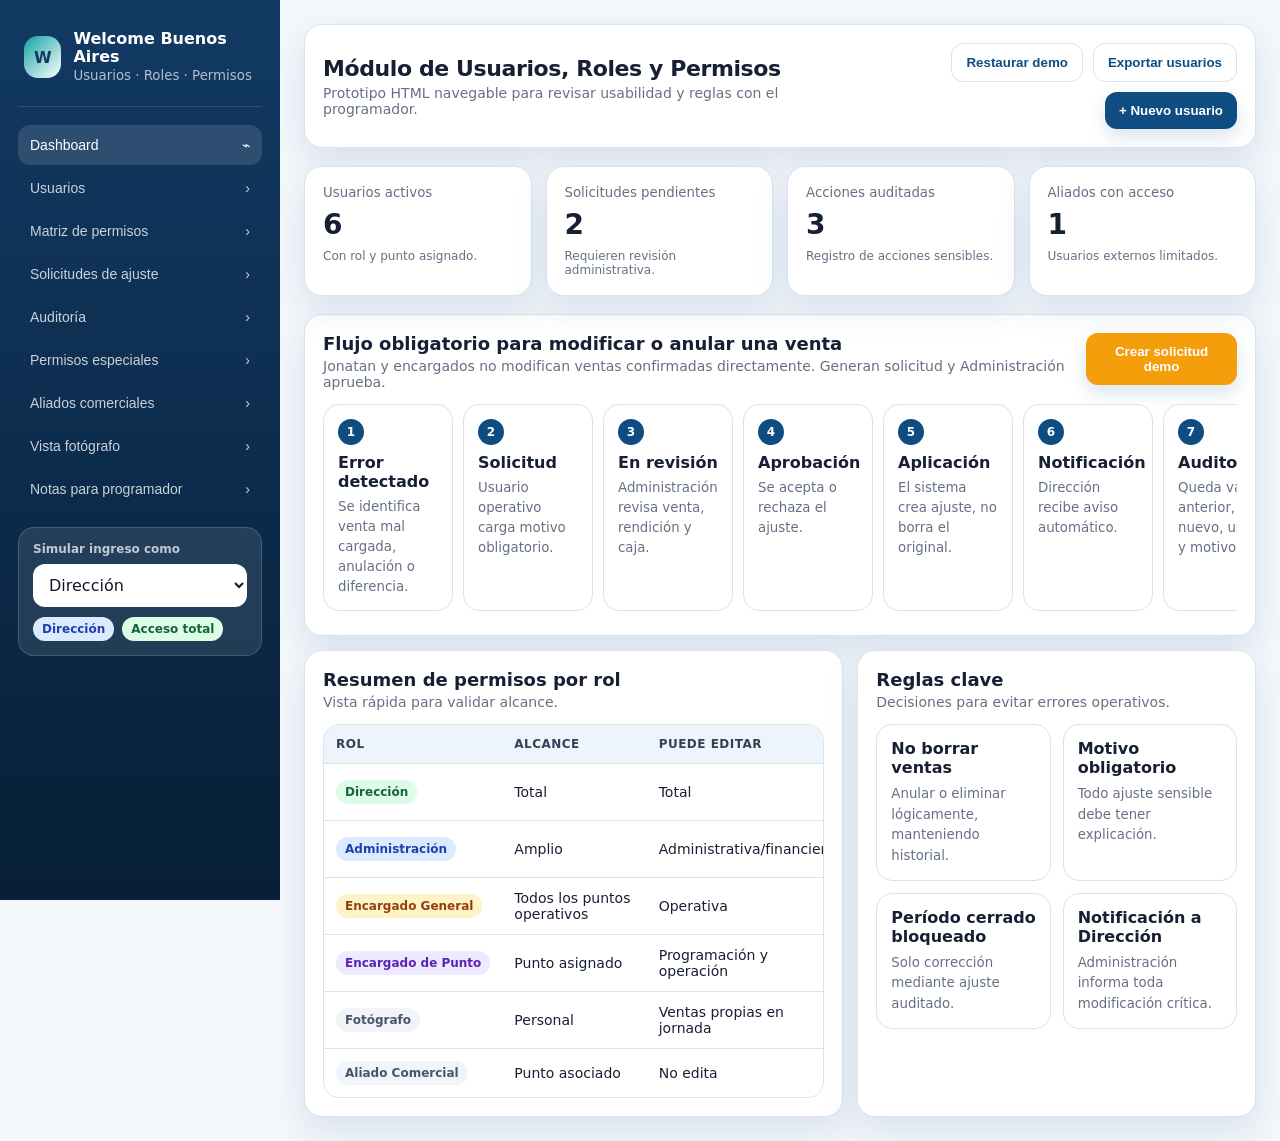
<file: Welcome_Usuarios_Roles_Permisos.html>
<!DOCTYPE html>
<html lang="es">
<head>
  <meta charset="UTF-8" />
  <meta name="viewport" content="width=device-width, initial-scale=1.0" />
  <title>Welcome Buenos Aires | Usuarios, Roles y Permisos</title>
  <style>
    :root{
      --bg:#f4f7fb;--card:#fff;--text:#172033;--muted:#667085;--primary:#0f4c81;--primary2:#123a63;--accent:#13a3a5;
      --success:#16a34a;--warning:#f59e0b;--danger:#dc2626;--info:#2563eb;--border:#d9e2ec;--soft:#edf4fb;
      --shadow:0 14px 35px rgba(15,76,129,.12);--radius:18px;
    }
    *{box-sizing:border-box}
    body{margin:0;font-family:Inter,ui-sans-serif,system-ui,-apple-system,BlinkMacSystemFont,"Segoe UI",Arial,sans-serif;background:var(--bg);color:var(--text)}
    .app{min-height:100vh;display:grid;grid-template-columns:280px 1fr}
    aside{background:linear-gradient(180deg,var(--primary2),#071f37);color:#fff;padding:22px 18px;position:sticky;top:0;height:100vh;overflow:auto}
    .brand{display:flex;gap:12px;align-items:center;padding:8px 6px 22px;border-bottom:1px solid rgba(255,255,255,.12);margin-bottom:18px}
    .logo{width:42px;height:42px;border-radius:14px;background:linear-gradient(135deg,var(--accent),#fff);color:var(--primary2);display:grid;place-items:center;font-weight:900}
    .brand h1{font-size:16px;line-height:1.1;margin:0}.brand small{color:rgba(255,255,255,.68)}
    nav button{width:100%;border:0;background:transparent;color:rgba(255,255,255,.78);padding:12px;border-radius:12px;text-align:left;cursor:pointer;font-size:14px;margin:3px 0;display:flex;justify-content:space-between;align-items:center}
    nav button:hover,nav button.active{background:rgba(255,255,255,.12);color:#fff}
    .role-box{background:rgba(255,255,255,.10);border:1px solid rgba(255,255,255,.16);border-radius:16px;padding:14px;margin-top:18px}
    .role-box label{display:block;color:rgba(255,255,255,.72);font-size:12px;margin-bottom:8px}
    select,input,textarea{width:100%;border:1px solid var(--border);border-radius:12px;padding:11px 12px;font:inherit;background:#fff;color:var(--text);outline:none}
    textarea{min-height:92px;resize:vertical}.role-box select{background:#fff;color:#111827;border:0}
    main{padding:24px;min-width:0}
    .topbar{background:var(--card);border:1px solid var(--border);border-radius:var(--radius);box-shadow:var(--shadow);padding:18px;display:flex;justify-content:space-between;gap:16px;align-items:center;margin-bottom:18px}
    .topbar h2{margin:0;font-size:22px;letter-spacing:-.4px}.topbar p{margin:4px 0 0;color:var(--muted);font-size:14px}
    .actions{display:flex;gap:10px;flex-wrap:wrap;justify-content:flex-end}
    .btn{border:0;border-radius:12px;padding:11px 14px;font-weight:800;cursor:pointer;background:var(--primary);color:#fff;display:inline-flex;align-items:center;gap:8px;box-shadow:0 8px 18px rgba(15,76,129,.15)}
    .btn.secondary{background:#fff;color:var(--primary);border:1px solid var(--border);box-shadow:none}.btn.success{background:var(--success)}.btn.warning{background:var(--warning)}.btn.danger{background:var(--danger)}
    .grid{display:grid;grid-template-columns:repeat(4,minmax(0,1fr));gap:14px;margin-bottom:18px}
    .card{background:var(--card);border:1px solid var(--border);border-radius:var(--radius);box-shadow:var(--shadow);padding:18px;min-width:0}
    .metric small{color:var(--muted);display:block;margin-bottom:8px}.metric strong{font-size:28px;letter-spacing:-1px}.metric .hint{margin-top:8px;font-size:12px;color:var(--muted)}
    .section{display:none}.section.active{display:block}.section-head{display:flex;justify-content:space-between;align-items:flex-start;gap:14px;margin-bottom:14px}
    .section-head h3{margin:0;font-size:18px}.section-head p{margin:4px 0 0;color:var(--muted);font-size:14px}
    .filters{display:grid;grid-template-columns:1.2fr .9fr .9fr .9fr;gap:10px;margin-bottom:14px}
    .table-wrap{overflow:auto;border:1px solid var(--border);border-radius:16px;background:#fff}
    table{width:100%;border-collapse:collapse;min-width:860px}
    th{background:var(--soft);color:#344054;font-size:12px;text-transform:uppercase;letter-spacing:.04em;text-align:left;padding:12px;white-space:nowrap}
    td{border-top:1px solid var(--border);padding:12px;vertical-align:middle;font-size:14px}
    .badge{display:inline-flex;align-items:center;gap:6px;padding:5px 9px;border-radius:999px;font-size:12px;font-weight:900;white-space:nowrap}
    .green{background:#dcfce7;color:#166534}.blue{background:#dbeafe;color:#1e40af}.yellow{background:#fef3c7;color:#92400e}.red{background:#fee2e2;color:#991b1b}.gray{background:#f1f5f9;color:#475569}.purple{background:#ede9fe;color:#5b21b6}
    .mini-actions{display:flex;gap:6px;flex-wrap:wrap}.mini-actions button{border:1px solid var(--border);background:#fff;border-radius:10px;padding:8px 9px;cursor:pointer;color:var(--primary);font-weight:800;font-size:12px}
    .two-col{display:grid;grid-template-columns:1.15fr .85fr;gap:14px}
    .permission-grid{display:grid;grid-template-columns:260px repeat(6,92px);overflow:auto;border:1px solid var(--border);border-radius:16px;background:#fff}
    .permission-grid>div{border-right:1px solid var(--border);border-bottom:1px solid var(--border);padding:11px;min-height:45px;display:flex;align-items:center;font-size:13px}
    .permission-grid .head{background:var(--soft);font-weight:900;color:#344054;text-transform:uppercase;font-size:11px;letter-spacing:.04em;justify-content:center;text-align:center}.permission-grid .module{font-weight:800;justify-content:flex-start}
    .check{width:24px;height:24px;border-radius:50%;display:grid;place-items:center;margin:auto;font-weight:900;font-size:13px}.yes{background:#dcfce7;color:#166534}.no{background:#fee2e2;color:#991b1b}.limited{background:#fef3c7;color:#92400e}
    .flow{display:grid;grid-template-columns:repeat(7,minmax(130px,1fr));gap:10px;overflow:auto;padding-bottom:6px}.flow-step{background:#fff;border:1px solid var(--border);border-radius:16px;padding:14px;min-height:105px}
    .flow-step span{width:26px;height:26px;border-radius:50%;background:var(--primary);color:#fff;display:grid;place-items:center;font-size:12px;font-weight:900;margin-bottom:8px}.flow-step strong{display:block;margin-bottom:5px}.flow-step small{color:var(--muted);line-height:1.35}
    .form-grid{display:grid;grid-template-columns:repeat(2,minmax(0,1fr));gap:12px}.form-grid .full{grid-column:1/-1} label{display:block;font-size:12px;color:#344054;font-weight:900;margin-bottom:7px}
    .modal-backdrop{position:fixed;inset:0;background:rgba(15,23,42,.56);display:none;align-items:center;justify-content:center;padding:20px;z-index:50}.modal{width:min(760px,100%);max-height:90vh;overflow:auto;background:#fff;border-radius:24px;box-shadow:0 30px 80px rgba(0,0,0,.28);padding:20px}
    .modal-head{display:flex;justify-content:space-between;gap:12px;align-items:flex-start;margin-bottom:16px}.modal-head h3{margin:0}.close{border:0;background:#f1f5f9;border-radius:12px;width:38px;height:38px;cursor:pointer;font-size:18px}
    .toast{position:fixed;right:18px;bottom:18px;background:#111827;color:#fff;padding:13px 15px;border-radius:14px;box-shadow:var(--shadow);display:none;z-index:60;max-width:380px;font-weight:800}
    .mobile-preview{width:330px;max-width:100%;margin:auto;border:10px solid #111827;border-radius:32px;overflow:hidden;background:#fff;box-shadow:0 22px 55px rgba(0,0,0,.22)}
    .phone-top{background:var(--primary2);color:#fff;padding:18px}.phone-top h4{margin:0}.phone-top p{margin:4px 0 0;color:rgba(255,255,255,.72);font-size:13px}
    .phone-body{padding:14px;background:#f8fafc}.phone-kpi{background:#fff;border:1px solid var(--border);border-radius:18px;padding:14px;margin-bottom:10px}.phone-kpi small{color:var(--muted)}.phone-kpi strong{display:block;font-size:24px;margin-top:4px}
    .blocked{opacity:.48;filter:grayscale(1);pointer-events:none}.note{padding:14px;border-radius:16px;background:#fffbeb;border:1px solid #fde68a;color:#92400e;font-size:14px;line-height:1.45;margin-bottom:14px}
    .security-list{display:grid;grid-template-columns:repeat(2,minmax(0,1fr));gap:12px}.security-item{border:1px solid var(--border);background:#fff;border-radius:16px;padding:14px}.security-item strong{display:block;margin-bottom:6px}.security-item small{color:var(--muted);line-height:1.4}
    .status-line{display:flex;gap:8px;flex-wrap:wrap;margin-top:10px}.hidden-by-role{display:none!important}
    @media(max-width:1050px){.app{grid-template-columns:1fr}aside{position:relative;height:auto}nav{display:grid;grid-template-columns:repeat(2,minmax(0,1fr));gap:6px}.grid{grid-template-columns:repeat(2,minmax(0,1fr))}.two-col{grid-template-columns:1fr}.filters{grid-template-columns:repeat(2,minmax(0,1fr))}}
    @media(max-width:680px){main{padding:14px}.topbar{display:block}.actions{justify-content:flex-start;margin-top:14px}.grid{grid-template-columns:1fr}.filters{grid-template-columns:1fr}.form-grid{grid-template-columns:1fr}nav{grid-template-columns:1fr}.security-list{grid-template-columns:1fr}}
  </style>
</head>
<body>
<div class="app">
  <aside>
    <div class="brand"><div class="logo">W</div><div><h1>Welcome Buenos Aires</h1><small>Usuarios · Roles · Permisos</small></div></div>
    <nav id="sideNav">
      <button class="active" data-section="dashboard">Dashboard <span>⌁</span></button>
      <button data-section="usuarios">Usuarios <span>›</span></button>
      <button data-section="matriz">Matriz de permisos <span>›</span></button>
      <button data-section="ajustes">Solicitudes de ajuste <span>›</span></button>
      <button data-section="auditoria">Auditoría <span>›</span></button>
      <button data-section="especiales">Permisos especiales <span>›</span></button>
      <button data-section="aliados">Aliados comerciales <span>›</span></button>
      <button data-section="mobile">Vista fotógrafo <span>›</span></button>
      <button data-section="programador">Notas para programador <span>›</span></button>
    </nav>
    <div class="role-box">
      <label>Simular ingreso como</label>
      <select id="roleSimulator"></select>
      <div class="status-line"><span class="badge blue" id="roleBadge">Dirección</span><span class="badge green" id="scopeBadge">Acceso total</span></div>
    </div>
  </aside>

  <main>
    <div class="topbar">
      <div><h2 id="pageTitle">Módulo de Usuarios, Roles y Permisos</h2><p id="pageSubtitle">Prototipo HTML navegable para revisar usabilidad y reglas con el programador.</p></div>
      <div class="actions">
        <button class="btn secondary" onclick="resetDemo()">Restaurar demo</button>
        <button class="btn secondary" onclick="exportCSV('users')">Exportar usuarios</button>
        <button class="btn" onclick="openUserModal()">+ Nuevo usuario</button>
      </div>
    </div>

    <section id="dashboard" class="section active">
      <div class="grid">
        <div class="card metric"><small>Usuarios activos</small><strong id="kpiUsers">0</strong><div class="hint">Con rol y punto asignado.</div></div>
        <div class="card metric"><small>Solicitudes pendientes</small><strong id="kpiRequests">0</strong><div class="hint">Requieren revisión administrativa.</div></div>
        <div class="card metric"><small>Acciones auditadas</small><strong id="kpiAudit">0</strong><div class="hint">Registro de acciones sensibles.</div></div>
        <div class="card metric"><small>Aliados con acceso</small><strong id="kpiPartners">0</strong><div class="hint">Usuarios externos limitados.</div></div>
      </div>

      <div class="card">
        <div class="section-head"><div><h3>Flujo obligatorio para modificar o anular una venta</h3><p>Jonatan y encargados no modifican ventas confirmadas directamente. Generan solicitud y Administración aprueba.</p></div><button class="btn warning" onclick="createDemoRequest()">Crear solicitud demo</button></div>
        <div class="flow">
          <div class="flow-step"><span>1</span><strong>Error detectado</strong><small>Se identifica venta mal cargada, anulación o diferencia.</small></div>
          <div class="flow-step"><span>2</span><strong>Solicitud</strong><small>Usuario operativo carga motivo obligatorio.</small></div>
          <div class="flow-step"><span>3</span><strong>En revisión</strong><small>Administración revisa venta, rendición y caja.</small></div>
          <div class="flow-step"><span>4</span><strong>Aprobación</strong><small>Se acepta o rechaza el ajuste.</small></div>
          <div class="flow-step"><span>5</span><strong>Aplicación</strong><small>El sistema crea ajuste, no borra el original.</small></div>
          <div class="flow-step"><span>6</span><strong>Notificación</strong><small>Dirección recibe aviso automático.</small></div>
          <div class="flow-step"><span>7</span><strong>Auditoría</strong><small>Queda valor anterior, nuevo, usuario y motivo.</small></div>
        </div>
      </div>

      <div class="two-col" style="margin-top:14px;">
        <div class="card">
          <div class="section-head"><div><h3>Resumen de permisos por rol</h3><p>Vista rápida para validar alcance.</p></div></div>
          <div class="table-wrap"><table><thead><tr><th>Rol</th><th>Alcance</th><th>Puede editar</th><th>Puede eliminar</th><th>Rentabilidad</th></tr></thead><tbody id="roleSummary"></tbody></table></div>
        </div>
        <div class="card">
          <div class="section-head"><div><h3>Reglas clave</h3><p>Decisiones para evitar errores operativos.</p></div></div>
          <div class="security-list">
            <div class="security-item"><strong>No borrar ventas</strong><small>Anular o eliminar lógicamente, manteniendo historial.</small></div>
            <div class="security-item"><strong>Motivo obligatorio</strong><small>Todo ajuste sensible debe tener explicación.</small></div>
            <div class="security-item"><strong>Período cerrado bloqueado</strong><small>Solo corrección mediante ajuste auditado.</small></div>
            <div class="security-item"><strong>Notificación a Dirección</strong><small>Administración informa toda modificación crítica.</small></div>
          </div>
        </div>
      </div>
    </section>

    <section id="usuarios" class="section">
      <div class="card">
        <div class="section-head"><div><h3>Listado de usuarios</h3><p>Alta, edición, desactivación, asignación de rol, ciudad y punto.</p></div><button class="btn" onclick="openUserModal()">+ Nuevo usuario</button></div>
        <div class="filters">
          <input id="searchUser" placeholder="Buscar por nombre, email o punto..." oninput="renderUsers()" />
          <select id="filterRole" onchange="renderUsers()"></select>
          <select id="filterPoint" onchange="renderUsers()"></select>
          <select id="filterStatus" onchange="renderUsers()"><option value="">Todos los estados</option><option>Activo</option><option>Inactivo</option></select>
        </div>
        <div class="table-wrap"><table><thead><tr><th>Usuario</th><th>Rol</th><th>Ciudad</th><th>Punto asignado</th><th>Estado</th><th>Último acceso</th><th>Acciones</th></tr></thead><tbody id="usersTable"></tbody></table></div>
      </div>
    </section>

    <section id="matriz" class="section"><div class="card"><div class="section-head"><div><h3>Matriz de permisos</h3><p>Separación entre ver, crear, editar, eliminar, aprobar y exportar.</p></div><select id="matrixRole" onchange="renderMatrix()"></select></div><div id="matrixContainer" class="permission-grid"></div></div></section>

    <section id="ajustes" class="section">
      <div class="card">
        <div class="section-head"><div><h3>Solicitudes de ajuste</h3><p>Flujo para cambios de ventas, rendiciones, caja, comisiones y cierres.</p></div><div class="actions"><button class="btn warning" onclick="openRequestModal()">+ Solicitar ajuste</button><button class="btn secondary" onclick="exportCSV('requests')">Exportar solicitudes</button></div></div>
        <div class="note">Regla propuesta: una solicitud aprobada nunca borra el registro original. Genera un movimiento de ajuste vinculado y deja trazabilidad completa.</div>
        <div class="table-wrap"><table><thead><tr><th>Fecha</th><th>Solicitante</th><th>Módulo</th><th>Registro</th><th>Motivo</th><th>Estado</th><th>Aprobador</th><th>Acciones</th></tr></thead><tbody id="requestsTable"></tbody></table></div>
      </div>
    </section>

    <section id="auditoria" class="section"><div class="card"><div class="section-head"><div><h3>Auditoría</h3><p>Registro de acciones sensibles: usuario, rol, hora, módulo, valor anterior, valor nuevo y motivo.</p></div><button class="btn secondary" onclick="exportCSV('audit')">Exportar auditoría</button></div><div class="table-wrap"><table><thead><tr><th>Fecha y hora</th><th>Usuario</th><th>Rol</th><th>Acción</th><th>Módulo</th><th>Registro</th><th>Motivo</th></tr></thead><tbody id="auditTable"></tbody></table></div></div></section>

    <section id="especiales" class="section"><div class="card"><div class="section-head"><div><h3>Permisos especiales temporales</h3><p>Para casos puntuales, con vencimiento automático y auditoría.</p></div><button class="btn" onclick="openSpecialModal()">+ Nuevo permiso temporal</button></div><div class="table-wrap"><table><thead><tr><th>Usuario</th><th>Permiso</th><th>Alcance</th><th>Vence</th><th>Otorgado por</th><th>Estado</th></tr></thead><tbody id="specialTable"></tbody></table></div></div></section>

    <section id="aliados" class="section"><div class="card"><div class="section-head"><div><h3>Acceso de aliados comerciales</h3><p>Información visible solo del punto asociado y de su comisión correspondiente.</p></div><button class="btn secondary" onclick="exportCSV('partners')">Exportar aliados</button></div><div class="table-wrap"><table><thead><tr><th>Aliado</th><th>Punto asociado</th><th>Fotógrafos visibles</th><th>Fotos sacadas</th><th>Fotos vendidas</th><th>Facturación diaria</th><th>Comisión aliado</th><th>Estado liquidación</th></tr></thead><tbody id="partnersTable"></tbody></table></div></div></section>

    <section id="mobile" class="section">
      <div class="two-col">
        <div class="card">
          <div class="section-head"><div><h3>Vista mobile del fotógrafo</h3><p>Acceso simplificado: solo jornada, objetivo, ventas propias y comisión estimada.</p></div></div>
          <div class="mobile-preview"><div class="phone-top"><h4>Hola, Valentín</h4><p>Obelisco · Jornada activa</p></div><div class="phone-body"><div class="phone-kpi"><small>Objetivo diario</small><strong>25 ventas</strong></div><div class="phone-kpi"><small>Ventas del día</small><strong>18</strong><span class="badge yellow">72% cumplido</span></div><div class="phone-kpi"><small>Comisión estimada día</small><strong>$ 42.300</strong></div><div class="phone-kpi"><small>Objetivo mensual</small><strong>61%</strong></div><button class="btn" style="width:100%;justify-content:center;margin-bottom:8px;">+ Registrar venta</button><button class="btn secondary" style="width:100%;justify-content:center;">Cerrar jornada / rendir</button></div></div>
        </div>
        <div class="card"><div class="section-head"><div><h3>Reglas de la pantalla del fotógrafo</h3><p>Se busca velocidad operativa y cero acceso a información sensible.</p></div></div><div class="security-list"><div class="security-item"><strong>Solo datos propios</strong><small>No ve ventas ni comisiones de otros fotógrafos.</small></div><div class="security-item"><strong>Venta bloqueada sin jornada</strong><small>No puede vender si no inició jornada asignada.</small></div><div class="security-item"><strong>Sin edición histórica</strong><small>Luego de rendir, cualquier cambio requiere solicitud.</small></div><div class="security-item"><strong>Comisión estimada</strong><small>Visible por día, mes y año, sujeta a validación final.</small></div></div></div>
      </div>
    </section>

    <section id="programador" class="section">
      <div class="card">
        <div class="section-head"><div><h3>Notas para el programador</h3><p>Este HTML sirve para usabilidad. Para producción requiere backend, base de datos y permisos reales.</p></div></div>
        <div class="security-list">
          <div class="security-item"><strong>Backend requerido</strong><small>Laravel, Node, Django o similar. El prototipo usa localStorage solo para demo.</small></div>
          <div class="security-item"><strong>Base de datos sugerida</strong><small>users, roles, permissions, user_scopes, audit_logs, adjustment_requests, special_permissions, partner_access.</small></div>
          <div class="security-item"><strong>RBAC + Scope</strong><small>No alcanza con rol. También hay que restringir por ciudad, punto de venta y aliado asociado.</small></div>
          <div class="security-item"><strong>Soft delete obligatorio</strong><small>Ventas, rendiciones y movimientos financieros no se eliminan físicamente.</small></div>
          <div class="security-item"><strong>Auditoría inmutable</strong><small>El log de auditoría no debería poder ser editado ni eliminado desde la interfaz.</small></div>
          <div class="security-item"><strong>Notificaciones</strong><small>Administración modifica un registro sensible → Dirección recibe notificación automática.</small></div>
        </div>
        <div style="margin-top:16px" class="table-wrap"><table><thead><tr><th>Entidad</th><th>Campos mínimos</th><th>Comentario</th></tr></thead><tbody>
          <tr><td>users</td><td>id, name, email, role_id, status, last_login</td><td>Usuario base del sistema.</td></tr>
          <tr><td>roles</td><td>id, name, description, level</td><td>Dirección, Administración, Encargado, Fotógrafo, Aliado.</td></tr>
          <tr><td>permissions</td><td>role_id, module, can_view, can_create, can_edit, can_delete, can_approve, can_export</td><td>Matriz de permisos.</td></tr>
          <tr><td>user_scopes</td><td>user_id, city_id, point_id, partner_id</td><td>Define alcance por punto, ciudad o aliado.</td></tr>
          <tr><td>audit_logs</td><td>user_id, action, module, record_id, old_value, new_value, reason, ip, created_at</td><td>Historial inmutable.</td></tr>
          <tr><td>adjustment_requests</td><td>requester_id, module, record_id, reason, status, approver_id</td><td>Flujo de aprobación.</td></tr>
          <tr><td>special_permissions</td><td>user_id, permission, scope, expires_at, granted_by</td><td>Permisos temporales.</td></tr>
        </tbody></table></div>
      </div>
    </section>
  </main>
</div>

<div id="userModal" class="modal-backdrop"><div class="modal"><div class="modal-head"><div><h3 id="userModalTitle">Nuevo usuario</h3><p style="margin:4px 0 0;color:var(--muted);font-size:14px">Alta o edición de usuario con rol y alcance operativo.</p></div><button class="close" onclick="closeModals()">×</button></div><div class="form-grid"><div><label>Nombre</label><input id="uName"></div><div><label>Email</label><input id="uEmail"></div><div><label>Rol</label><select id="uRole"></select></div><div><label>Estado</label><select id="uStatus"><option>Activo</option><option>Inactivo</option></select></div><div><label>Ciudad</label><select id="uCity"><option>Buenos Aires</option><option>Tigre</option><option>Futura ciudad</option></select></div><div><label>Punto asignado</label><select id="uPoint"></select></div><div class="full"><label>Observaciones</label><textarea id="uNotes" placeholder="Ej.: acceso externo limitado, punto asignado, permisos especiales..."></textarea></div></div><div class="actions" style="margin-top:16px"><button class="btn secondary" onclick="closeModals()">Cancelar</button><button class="btn" onclick="saveUser()">Guardar usuario</button></div></div></div>

<div id="requestModal" class="modal-backdrop"><div class="modal"><div class="modal-head"><div><h3>Solicitar ajuste</h3><p style="margin:4px 0 0;color:var(--muted);font-size:14px">Todo cambio sensible requiere motivo y aprobación.</p></div><button class="close" onclick="closeModals()">×</button></div><div class="form-grid"><div><label>Solicitante</label><select id="rRequester"></select></div><div><label>Módulo afectado</label><select id="rModule"><option>Ventas</option><option>Rendiciones</option><option>Caja</option><option>Stock</option><option>Comisiones</option><option>Cierre mensual</option></select></div><div><label>Registro afectado</label><input id="rRecord" placeholder="Ej.: VTA-000145"></div><div><label>Tipo de ajuste</label><select id="rType"><option>Modificar registro</option><option>Anular registro</option><option>Reabrir cierre</option><option>Ajuste administrativo</option></select></div><div class="full"><label>Motivo obligatorio</label><textarea id="rReason" placeholder="Detallar motivo, valor anterior y corrección solicitada."></textarea></div></div><div class="actions" style="margin-top:16px"><button class="btn secondary" onclick="closeModals()">Cancelar</button><button class="btn warning" onclick="saveRequest()">Enviar solicitud</button></div></div></div>

<div id="specialModal" class="modal-backdrop"><div class="modal"><div class="modal-head"><div><h3>Nuevo permiso especial temporal</h3><p style="margin:4px 0 0;color:var(--muted);font-size:14px">Permiso puntual con vencimiento automático.</p></div><button class="close" onclick="closeModals()">×</button></div><div class="form-grid"><div><label>Usuario</label><select id="sUser"></select></div><div><label>Permiso</label><select id="sPermission"><option>Corregir venta puntual</option><option>Ver reporte especial</option><option>Reabrir jornada</option><option>Exportar reporte</option></select></div><div><label>Alcance</label><select id="sScope"></select></div><div><label>Vence</label><input id="sExpires" type="date"></div><div class="full"><label>Motivo</label><textarea id="sReason" placeholder="Explicar por qué se otorga el permiso temporal."></textarea></div></div><div class="actions" style="margin-top:16px"><button class="btn secondary" onclick="closeModals()">Cancelar</button><button class="btn" onclick="saveSpecial()">Guardar permiso</button></div></div></div>

<div id="toast" class="toast"></div>

<script>
const ROLES=["Dirección","Administración","Encargado General","Encargado de Punto","Fotógrafo","Aliado Comercial"];
const POINTS=["Todos los puntos","Obelisco","Escalinata","City Bus","Sturla Tigre","Caminito / Esquina"];
const MODULES=["Dashboard general","Usuarios","Puntos de venta","Productos y precios","Jornadas","Ventas","Rendiciones","Stock","Dispositivos","Objetivos","Ranking","Capacitaciones","Comisiones","Liquidaciones","Gastos","Rentabilidad","Cierres","Auditoría","Aliados"];
const ROLE_RULES={
"Dirección":{scope:"Acceso total",color:"green",summary:["Total","Total","Permitida con auditoría","Completa"],permissions:{default:["yes","yes","yes","yes","yes","yes"]}},
"Administración":{scope:"Admin + Finanzas",color:"blue",summary:["Amplio","Administrativa/financiera","Solo lógica + notifica Dirección","Completa autorizada"],permissions:{default:["yes","yes","yes","limited","yes","yes"],"Usuarios":["yes","yes","limited","no","no","yes"],"Auditoría":["yes","no","no","no","no","yes"]}},
"Encargado General":{scope:"Operativo total",color:"yellow",summary:["Todos los puntos operativos","Operativa","No permitida","No ve rentabilidad neta"],permissions:{default:["yes","yes","yes","no","limited","yes"],"Usuarios":["limited","no","no","no","no","no"],"Gastos":["no","no","no","no","no","no"],"Rentabilidad":["no","no","no","no","no","no"],"Liquidaciones":["limited","no","no","no","no","no"],"Auditoría":["limited","no","no","no","no","no"],"Aliados":["limited","no","no","no","no","no"]}},
"Encargado de Punto":{scope:"Solo punto asignado",color:"purple",summary:["Punto asignado","Programación y operación","No permitida","No visible"],permissions:{default:["limited","limited","limited","no","no","limited"],"Usuarios":["no","no","no","no","no","no"],"Productos y precios":["limited","no","no","no","no","no"],"Comisiones":["no","no","no","no","no","no"],"Liquidaciones":["no","no","no","no","no","no"],"Gastos":["no","no","no","no","no","no"],"Rentabilidad":["no","no","no","no","no","no"],"Cierres":["limited","no","no","no","no","no"],"Auditoría":["no","no","no","no","no","no"],"Aliados":["no","no","no","no","no","no"]}},
"Fotógrafo":{scope:"Solo información propia",color:"gray",summary:["Personal","Ventas propias en jornada","No permitida","No visible"],permissions:{default:["no","no","no","no","no","no"],"Dashboard general":["limited","no","no","no","no","no"],"Jornadas":["limited","limited","limited","no","no","no"],"Ventas":["limited","yes","limited","no","no","no"],"Rendiciones":["limited","yes","limited","no","no","no"],"Stock":["limited","no","no","no","no","no"],"Objetivos":["limited","no","no","no","no","no"],"Ranking":["limited","no","no","no","no","no"],"Comisiones":["limited","no","no","no","no","no"],"Capacitaciones":["limited","no","no","no","no","no"]}},
"Aliado Comercial":{scope:"Punto asociado externo",color:"gray",summary:["Punto asociado","No edita","No permitida","Solo su comisión"],permissions:{default:["no","no","no","no","no","no"],"Dashboard general":["limited","no","no","no","no","limited"],"Jornadas":["limited","no","no","no","no","limited"],"Ventas":["limited","no","no","no","no","limited"],"Objetivos":["limited","no","no","no","no","limited"],"Aliados":["limited","no","no","no","no","limited"]}}
};
let state={},editingUserId=null;
function defaultState(){return{currentRole:"Dirección",users:[{id:1,name:"Jerónimo Dirección",email:"direccion@welcome.com",role:"Dirección",city:"Buenos Aires",point:"Todos los puntos",status:"Activo",last:"Hoy 09:14",notes:"Acceso 100%."},{id:2,name:"Administración",email:"admin@welcome.com",role:"Administración",city:"Buenos Aires",point:"Todos los puntos",status:"Activo",last:"Hoy 10:02",notes:"Ajustes sensibles notifican a Dirección."},{id:3,name:"Jonatan",email:"jonatan@welcome.com",role:"Encargado General",city:"Buenos Aires",point:"Todos los puntos",status:"Activo",last:"Hoy 08:55",notes:"Acceso operativo completo sin rentabilidad."},{id:4,name:"Encargado Obelisco",email:"obelisco@welcome.com",role:"Encargado de Punto",city:"Buenos Aires",point:"Obelisco",status:"Activo",last:"Ayer 18:10",notes:"Solo punto asignado."},{id:5,name:"Valentín",email:"valentin@welcome.com",role:"Fotógrafo",city:"Buenos Aires",point:"Obelisco",status:"Activo",last:"Hoy 09:01",notes:"Vista mobile propia."},{id:6,name:"Aliado Caminito",email:"aliado@esquina.com",role:"Aliado Comercial",city:"Buenos Aires",point:"Caminito / Esquina",status:"Activo",last:"Ayer 15:42",notes:"Acceso externo limitado."}],requests:[{id:1,date:"2026-07-13 11:20",requester:"Jonatan",role:"Encargado General",module:"Ventas",record:"VTA-000142",reason:"Venta cargada con medio de pago incorrecto. Solicita pasar de efectivo a Mercado Pago.",status:"En revisión",approver:"Administración"},{id:2,date:"2026-07-13 12:05",requester:"Encargado Obelisco",role:"Encargado de Punto",module:"Rendiciones",record:"REN-000071",reason:"Diferencia de caja por venta duplicada pendiente de revisión.",status:"Solicitada",approver:"Pendiente"}],audit:[{date:"2026-07-13 09:15",user:"Jerónimo Dirección",role:"Dirección",action:"Creó usuario",module:"Usuarios",record:"USR-0006",reason:"Alta acceso aliado comercial."},{date:"2026-07-13 10:03",user:"Administración",role:"Administración",action:"Modificó estado",module:"Rendiciones",record:"REN-000068",reason:"Validación con diferencia documentada. Notifica Dirección."},{date:"2026-07-13 11:20",user:"Jonatan",role:"Encargado General",action:"Solicitó ajuste",module:"Ventas",record:"VTA-000142",reason:"Medio de pago incorrecto."}],specials:[{user:"Jonatan",permission:"Corregir venta puntual",scope:"VTA-000142",expires:"2026-07-14",grantedBy:"Dirección",status:"Activo"},{user:"Encargado Obelisco",permission:"Exportar reporte",scope:"Obelisco",expires:"2026-07-20",grantedBy:"Dirección",status:"Activo"}],partners:[{partner:"Aliado Caminito",point:"Caminito / Esquina",photographers:"Zoe, Cande",taken:310,sold:224,billing:"$ 3.024.000",commission:"$ 967.680",status:"Pendiente"},{partner:"Sturla",point:"Sturla Tigre",photographers:"Juan",taken:180,sold:121,billing:"$ 1.633.500",commission:"$ 392.040",status:"En revisión"},{partner:"City Bus",point:"City Bus",photographers:"Martín, Jime",taken:420,sold:276,billing:"$ 3.726.000",commission:"$ 745.200",status:"Liquidada"}]}}
function save(){localStorage.setItem("welcome_roles_demo",JSON.stringify(state))}
function load(){state=localStorage.getItem("welcome_roles_demo")?JSON.parse(localStorage.getItem("welcome_roles_demo")):defaultState()}
function resetDemo(){if(confirm("¿Restaurar datos demo? Se perderán cambios locales.")){localStorage.removeItem("welcome_roles_demo");load();init();toast("Datos demo restaurados.")}}
function init(){populateSelects();renderAll();applyRole(false)}
function populateSelects(){["roleSimulator","filterRole","uRole","matrixRole"].forEach(id=>{const el=document.getElementById(id);if(!el)return;el.innerHTML=id==="filterRole"?'<option value="">Todos los roles</option>':"";ROLES.forEach(r=>el.insertAdjacentHTML("beforeend",`<option value="${r}">${r}</option>`))});["filterPoint","uPoint","sScope"].forEach(id=>{const el=document.getElementById(id);if(!el)return;el.innerHTML=id==="filterPoint"?'<option value="">Todos los puntos</option>':"";POINTS.forEach(p=>el.insertAdjacentHTML("beforeend",`<option value="${p}">${p}</option>`))});document.getElementById("roleSimulator").value=state.currentRole||"Dirección";document.getElementById("matrixRole").value=state.currentRole||"Dirección"}
function renderAll(){renderKPIs();renderUsers();renderRoleSummary();renderMatrix();renderRequests();renderAudit();renderSpecials();renderPartners();renderRequestUserOptions()}
function renderKPIs(){kpiUsers.textContent=state.users.filter(u=>u.status==="Activo").length;kpiRequests.textContent=state.requests.filter(r=>["Solicitada","En revisión"].includes(r.status)).length;kpiAudit.textContent=state.audit.length;kpiPartners.textContent=state.users.filter(u=>u.role==="Aliado Comercial"&&u.status==="Activo").length}
function renderRoleSummary(){roleSummary.innerHTML="";ROLES.forEach(role=>{const s=ROLE_RULES[role].summary;roleSummary.insertAdjacentHTML("beforeend",`<tr><td><span class="badge ${ROLE_RULES[role].color}">${role}</span></td><td>${s[0]}</td><td>${s[1]}</td><td>${s[2]}</td><td>${s[3]}</td></tr>`)})}
function renderUsers(){const q=(searchUser?.value||"").toLowerCase(),role=filterRole?.value||"",point=filterPoint?.value||"",status=filterStatus?.value||"";usersTable.innerHTML="";let rows=state.users.filter(u=>`${u.name} ${u.email} ${u.point} ${u.role}`.toLowerCase().includes(q)&&(!role||u.role===role)&&(!point||u.point===point)&&(!status||u.status===status));if(!rows.length){usersTable.innerHTML='<tr><td colspan="7">No hay usuarios para los filtros seleccionados.</td></tr>';return}rows.forEach(u=>{const canEdit=canCurrent("Usuarios","edit"),canDelete=canCurrent("Usuarios","delete");usersTable.insertAdjacentHTML("beforeend",`<tr><td><strong>${u.name}</strong><br><small style="color:var(--muted)">${u.email}</small></td><td><span class="badge ${ROLE_RULES[u.role].color}">${u.role}</span></td><td>${u.city}</td><td>${u.point}</td><td><span class="badge ${u.status==="Activo"?"green":"gray"}">${u.status}</span></td><td>${u.last}</td><td><div class="mini-actions"><button onclick="viewUser(${u.id})">Ver</button><button class="${canEdit?'':'blocked'}" onclick="editUser(${u.id})">Editar</button><button class="${canDelete?'':'blocked'}" onclick="toggleUser(${u.id})">${u.status==="Activo"?"Desactivar":"Activar"}</button></div></td></tr>`)})}
function permissionFor(role,module){const rules=ROLE_RULES[role];return rules.permissions[module]||rules.permissions.default||["no","no","no","no","no","no"]}
function renderMatrix(){const role=matrixRole.value||state.currentRole;const cols=["Módulo","Ver","Crear","Editar","Eliminar","Aprobar","Exportar"];matrixContainer.innerHTML=cols.map(c=>`<div class="head">${c}</div>`).join("");MODULES.forEach(m=>{matrixContainer.insertAdjacentHTML("beforeend",`<div class="module">${m}</div>`);permissionFor(role,m).forEach(v=>matrixContainer.insertAdjacentHTML("beforeend",`<div>${permIcon(v)}</div>`))})}
function permIcon(v){return v==="yes"?'<span class="check yes">✓</span>':v==="limited"?'<span class="check limited">•</span>':'<span class="check no">×</span>'}
function renderRequests(){requestsTable.innerHTML="";if(!state.requests.length){requestsTable.innerHTML='<tr><td colspan="8">No hay solicitudes.</td></tr>';return}state.requests.forEach(r=>{const canApprove=canCurrent(r.module,"approve");requestsTable.insertAdjacentHTML("beforeend",`<tr><td>${r.date}</td><td><strong>${r.requester}</strong><br><small style="color:var(--muted)">${r.role}</small></td><td>${r.module}</td><td>${r.record}</td><td>${r.reason}</td><td>${statusBadge(r.status)}</td><td>${r.approver}</td><td><div class="mini-actions"><button class="${canApprove?'':'blocked'}" onclick="resolveRequest(${r.id},'Aprobada')">Aprobar</button><button class="${canApprove?'':'blocked'}" onclick="resolveRequest(${r.id},'Rechazada')">Rechazar</button></div></td></tr>`)})}
function renderAudit(){auditTable.innerHTML="";state.audit.slice().reverse().forEach(a=>auditTable.insertAdjacentHTML("beforeend",`<tr><td>${a.date}</td><td>${a.user}</td><td>${a.role}</td><td>${a.action}</td><td>${a.module}</td><td>${a.record}</td><td>${a.reason}</td></tr>`))}
function renderSpecials(){specialTable.innerHTML="";state.specials.forEach(s=>specialTable.insertAdjacentHTML("beforeend",`<tr><td>${s.user}</td><td>${s.permission}</td><td>${s.scope}</td><td>${s.expires}</td><td>${s.grantedBy}</td><td><span class="badge green">${s.status}</span></td></tr>`))}
function renderPartners(){partnersTable.innerHTML="";state.partners.forEach(p=>partnersTable.insertAdjacentHTML("beforeend",`<tr><td>${p.partner}</td><td>${p.point}</td><td>${p.photographers}</td><td>${p.taken}</td><td>${p.sold}</td><td>${p.billing}</td><td>${p.commission}</td><td>${statusBadge(p.status)}</td></tr>`))}
function renderRequestUserOptions(){rRequester.innerHTML="";sUser.innerHTML="";state.users.filter(u=>u.status==="Activo").forEach(u=>{rRequester.insertAdjacentHTML("beforeend",`<option value="${u.name}">${u.name} · ${u.role}</option>`);sUser.insertAdjacentHTML("beforeend",`<option value="${u.name}">${u.name} · ${u.role}</option>`)})}
function statusBadge(status){const color={"Activo":"green","Inactivo":"gray","Solicitada":"yellow","En revisión":"blue","Aprobada":"green","Rechazada":"red","Aplicada":"green","Pendiente":"yellow","Liquidada":"green"}[status]||"gray";return `<span class="badge ${color}">${status}</span>`}
function canCurrent(module,action){const map={view:0,create:1,edit:2,delete:3,approve:4,export:5};const p=permissionFor(state.currentRole,module)[map[action]];return p==="yes"||p==="limited"}
function applyRole(show=true){const role=roleSimulator.value;state.currentRole=role;roleBadge.textContent=role;const rule=ROLE_RULES[role];scopeBadge.textContent=rule.scope;scopeBadge.className=`badge ${rule.color}`;matrixRole.value=role;document.querySelectorAll("#sideNav button").forEach(b=>{const section=b.dataset.section;b.classList.remove("hidden-by-role");if(role==="Fotógrafo"&&!["dashboard","mobile","programador"].includes(section))b.classList.add("hidden-by-role");if(role==="Aliado Comercial"&&!["dashboard","aliados","programador"].includes(section))b.classList.add("hidden-by-role");if(role==="Encargado de Punto"&&["auditoria","especiales","aliados"].includes(section))b.classList.add("hidden-by-role")});renderAll();save();if(show)toast(`Vista simulada como: ${role}`)}
roleSimulator.addEventListener("change",()=>applyRole(true));
sideNav.addEventListener("click",e=>{const btn=e.target.closest("button[data-section]");if(!btn||btn.classList.contains("hidden-by-role"))return;document.querySelectorAll("#sideNav button").forEach(b=>b.classList.remove("active"));btn.classList.add("active");document.querySelectorAll(".section").forEach(s=>s.classList.remove("active"));document.getElementById(btn.dataset.section).classList.add("active");const titles={dashboard:["Módulo de Usuarios, Roles y Permisos","Prototipo HTML navegable para revisar usabilidad y reglas con el programador."],usuarios:["Usuarios","Alta, edición y alcance de cada persona dentro del sistema."],matriz:["Matriz de permisos","Validación por rol: ver, crear, editar, eliminar, aprobar y exportar."],ajustes:["Solicitudes de ajuste","Flujo de aprobación para modificar registros sensibles."],auditoria:["Auditoría","Historial de acciones críticas e inmutables."],especiales:["Permisos especiales","Permisos puntuales con vencimiento automático."],aliados:["Aliados comerciales","Acceso externo limitado por punto de venta."],mobile:["Vista fotógrafo","Pantalla operativa simplificada para celular."],programador:["Notas para programador","Estructura técnica sugerida para desarrollo real."]};pageTitle.textContent=titles[btn.dataset.section][0];pageSubtitle.textContent=titles[btn.dataset.section][1]});
function openUserModal(){editingUserId=null;userModalTitle.textContent="Nuevo usuario";["uName","uEmail","uNotes"].forEach(id=>document.getElementById(id).value="");uRole.value="Fotógrafo";uStatus.value="Activo";uCity.value="Buenos Aires";uPoint.value="Obelisco";userModal.style.display="flex"}
function viewUser(id){const u=state.users.find(x=>x.id===id);alert(`Usuario: ${u.name}\nEmail: ${u.email}\nRol: ${u.role}\nCiudad: ${u.city}\nPunto: ${u.point}\nEstado: ${u.status}\n\nNotas: ${u.notes||"-"}`)}
function editUser(id){if(!canCurrent("Usuarios","edit"))return toast("Este rol no puede editar usuarios.");const u=state.users.find(x=>x.id===id);editingUserId=id;userModalTitle.textContent="Editar usuario";uName.value=u.name;uEmail.value=u.email;uRole.value=u.role;uStatus.value=u.status;uCity.value=u.city;uPoint.value=u.point;uNotes.value=u.notes||"";userModal.style.display="flex"}
function saveUser(){const u={name:uName.value.trim(),email:uEmail.value.trim(),role:uRole.value,status:uStatus.value,city:uCity.value,point:uPoint.value,notes:uNotes.value.trim(),last:"Sin acceso"};if(!u.name||!u.email)return toast("Completá nombre y email.");if(editingUserId){const idx=state.users.findIndex(x=>x.id===editingUserId);const old=JSON.stringify(state.users[idx]);state.users[idx]={...state.users[idx],...u};addAudit("Modificó usuario","Usuarios","USR-"+editingUserId,`Antes: ${old}`);toast("Usuario actualizado.")}else{u.id=Math.max(0,...state.users.map(x=>x.id))+1;state.users.push(u);addAudit("Creó usuario","Usuarios","USR-"+u.id,`Alta de ${u.role}`);toast("Usuario creado.")}closeModals();save();renderAll()}
function toggleUser(id){if(!canCurrent("Usuarios","delete"))return toast("Este rol no puede desactivar usuarios.");const u=state.users.find(x=>x.id===id);u.status=u.status==="Activo"?"Inactivo":"Activo";addAudit(`${u.status==="Activo"?"Activó":"Desactivó"} usuario`,"Usuarios","USR-"+id,"Cambio de estado con auditoría.");save();renderAll();toast("Estado actualizado.")}
function openRequestModal(){rRecord.value="";rReason.value="";requestModal.style.display="flex"}
function createDemoRequest(){state.requests.push({id:Math.max(0,...state.requests.map(r=>r.id))+1,date:now(),requester:"Jonatan",role:"Encargado General",module:"Ventas",record:"VTA-"+String(Math.floor(Math.random()*900+100)).padStart(6,"0"),reason:"Solicitud demo: revisar venta cargada fuera de medio de pago correcto.",status:"Solicitada",approver:"Pendiente"});addAudit("Creó solicitud demo","Ventas","Solicitud demo","Ajuste pendiente de revisión.");save();renderAll();toast("Solicitud demo creada.")}
function saveRequest(){const requester=rRequester.value.split(" · ")[0];const user=state.users.find(u=>u.name===requester);const req={id:Math.max(0,...state.requests.map(r=>r.id))+1,date:now(),requester,role:user?.role||"-",module:rModule.value,record:rRecord.value.trim()||"Sin ID",reason:rReason.value.trim(),status:"Solicitada",approver:"Pendiente"};if(!req.reason)return toast("El motivo es obligatorio.");state.requests.push(req);addAudit("Solicitó ajuste",req.module,req.record,req.reason);closeModals();save();renderAll();toast("Solicitud enviada.")}
function resolveRequest(id,status){const r=state.requests.find(x=>x.id===id);if(!canCurrent(r.module,"approve"))return toast("Este rol no puede aprobar solicitudes.");r.status=status;r.approver=state.currentRole;addAudit(status==="Aprobada"?"Aprobó ajuste":"Rechazó ajuste",r.module,r.record,r.reason);if(status==="Aprobada")addAudit("Notificó a Dirección",r.module,r.record,"Ajuste aprobado por Administración/Dirección.");save();renderAll();toast(`Solicitud ${status.toLowerCase()}.`)}
function openSpecialModal(){const tomorrow=new Date();tomorrow.setDate(tomorrow.getDate()+1);sExpires.value=tomorrow.toISOString().slice(0,10);sReason.value="";specialModal.style.display="flex"}
function saveSpecial(){const reason=sReason.value.trim();if(!reason)return toast("El motivo es obligatorio.");state.specials.push({user:sUser.value.split(" · ")[0],permission:sPermission.value,scope:sScope.value,expires:sExpires.value,grantedBy:state.currentRole,status:"Activo"});addAudit("Otorgó permiso temporal","Permisos especiales",sPermission.value,reason);closeModals();save();renderAll();toast("Permiso temporal creado.")}
function closeModals(){document.querySelectorAll(".modal-backdrop").forEach(m=>m.style.display="none")}
function addAudit(action,module,record,reason){state.audit.push({date:now(),user:state.users.find(u=>u.role===state.currentRole)?.name||state.currentRole,role:state.currentRole,action,module,record,reason})}
function now(){const d=new Date(),p=n=>String(n).padStart(2,"0");return `${d.getFullYear()}-${p(d.getMonth()+1)}-${p(d.getDate())} ${p(d.getHours())}:${p(d.getMinutes())}`}
function toast(msg){toastEl=document.getElementById("toast");toastEl.textContent=msg;toastEl.style.display="block";clearTimeout(window.toastTimer);window.toastTimer=setTimeout(()=>toastEl.style.display="none",2600)}
function exportCSV(type){let rows,filename;if(type==="users"){rows=state.users;filename="usuarios_roles_permisos.csv"}else if(type==="requests"){rows=state.requests;filename="solicitudes_ajuste.csv"}else if(type==="audit"){rows=state.audit;filename="auditoria.csv"}else{rows=state.partners;filename="aliados_comerciales.csv"}if(!rows.length)return toast("No hay datos para exportar.");const headers=Object.keys(rows[0]);const csv=[headers.join(";")].concat(rows.map(r=>headers.map(h=>`"${String(r[h]??"").replaceAll('"','""')}"`).join(";"))).join("\n");const blob=new Blob([csv],{type:"text/csv;charset=utf-8"});const url=URL.createObjectURL(blob);const a=document.createElement("a");a.href=url;a.download=filename;a.click();URL.revokeObjectURL(url);toast("Exportación generada.")}
document.addEventListener("keydown",e=>{if(e.key==="Escape")closeModals()});load();init();
</script>
</body>
</html>
</file>
<file: styles.css>
:root {
  --bg: #f5f7fb;
  --surface: #ffffff;
  --surface-2: #f8fafc;
  --text: #0f172a;
  --muted: #64748b;
  --line: #e2e8f0;
  --nav: #0f172a;
  --nav-2: #172554;
  --primary: #2563eb;
  --primary-2: #1d4ed8;
  --cyan: #0891b2;
  --success: #16a34a;
  --warning: #d97706;
  --danger: #dc2626;
  --violet: #7c3aed;
  --shadow: 0 10px 30px rgba(15, 23, 42, .08);
  --radius: 18px;
}

.section-gap { margin-top: 20px; }
.photographer-workspace { max-width: 850px; margin: 0 auto; }
.workflow-steps { display: flex; flex-wrap: wrap; gap: 8px; margin: 18px 0; }
.hero-number { display: block; margin-top: 8px; }
.sale-line { display: grid; grid-template-columns: 2fr 1fr 1fr auto; gap: 12px; align-items: end; margin-bottom: 14px; }
.sale-line label { display: grid; gap: 8px; font-size: 12px; }
.sale-summary, .callout { padding: 18px; border: 1px solid var(--line); background: var(--surface-2); border-radius: 12px; }
.point-editor-frame { width: 100%; min-height: 950px; height: calc(100vh - 220px); border: 1px solid var(--line); border-radius: 18px; background: white; }
@media (max-width: 640px) {
  .sale-line { grid-template-columns: 1fr 1fr; }
  .sale-line label:first-child { grid-column: 1 / -1; }
  .point-editor-frame { min-height: 1000px; }
  .workflow-steps .badge { font-size: 10px; }
}
@media print {
  .sidebar,.topbar,.quick-actions,.workflow-steps,.toast-root,button { display:none !important; }
  .main { margin-left:0 !important; }
  .photographer-workspace { max-width:none; }
}

* { box-sizing: border-box; }
html { scroll-behavior: smooth; }
body {
  margin: 0;
  min-height: 100vh;
  font-family: Inter, ui-sans-serif, system-ui, -apple-system, BlinkMacSystemFont, "Segoe UI", sans-serif;
  color: var(--text);
  background: var(--bg);
}
button, input, select, textarea { font: inherit; }
button { cursor: pointer; }
a { color: inherit; text-decoration: none; }

.hidden { display: none !important; }
.muted { color: var(--muted); }
.text-success { color: var(--success); }
.text-danger { color: var(--danger); }
.text-warning { color: var(--warning); }
.text-primary { color: var(--primary); }
.text-right { text-align: right; }
.nowrap { white-space: nowrap; }
.w-100 { width: 100%; }
.mt-0 { margin-top: 0; }
.mb-0 { margin-bottom: 0; }

.icon {
  width: 20px;
  height: 20px;
  display: inline-flex;
  align-items: center;
  justify-content: center;
  flex: 0 0 auto;
}
.icon svg { width: 100%; height: 100%; stroke: currentColor; fill: none; stroke-width: 1.8; stroke-linecap: round; stroke-linejoin: round; }

/* Login */
.login-page {
  min-height: 100vh;
  display: grid;
  grid-template-columns: minmax(320px, 1.1fr) minmax(420px, .9fr);
  background: #07111f;
}
.login-visual {
  position: relative;
  padding: 64px;
  overflow: hidden;
  color: #fff;
  background:
    radial-gradient(circle at 15% 18%, rgba(59,130,246,.48), transparent 28%),
    radial-gradient(circle at 82% 70%, rgba(6,182,212,.26), transparent 26%),
    linear-gradient(145deg, #0f172a 0%, #172554 58%, #0c4a6e 100%);
}
.login-visual::after {
  content: "";
  position: absolute;
  inset: 0;
  background-image: linear-gradient(rgba(255,255,255,.035) 1px, transparent 1px), linear-gradient(90deg, rgba(255,255,255,.035) 1px, transparent 1px);
  background-size: 42px 42px;
  mask-image: linear-gradient(to bottom, black, transparent 92%);
}
.login-brand, .login-copy, .login-points { position: relative; z-index: 1; }
.login-brand { display: flex; align-items: center; gap: 12px; font-weight: 800; letter-spacing: -.02em; }
.brand-mark {
  width: 42px;
  height: 42px;
  border-radius: 14px;
  display: grid;
  place-items: center;
  background: linear-gradient(145deg, #38bdf8, #2563eb);
  box-shadow: 0 12px 28px rgba(37,99,235,.32);
  font-weight: 900;
}
.login-copy { max-width: 680px; margin-top: 120px; }
.login-copy h1 { margin: 0; font-size: clamp(42px, 5vw, 74px); line-height: .98; letter-spacing: -.055em; }
.login-copy p { max-width: 620px; font-size: 18px; line-height: 1.6; color: #cbd5e1; }
.login-points { display: grid; grid-template-columns: repeat(3, 1fr); gap: 14px; margin-top: 42px; max-width: 760px; }
.login-point { padding: 18px; border: 1px solid rgba(255,255,255,.12); border-radius: 18px; background: rgba(255,255,255,.07); backdrop-filter: blur(12px); }
.login-point strong { display: block; font-size: 14px; margin-bottom: 6px; }
.login-point span { color: #cbd5e1; font-size: 13px; line-height: 1.45; }
.login-panel { display: grid; place-items: center; padding: 42px; background: #fff; }
.login-card { width: min(460px, 100%); }
.login-card h2 { margin: 0 0 10px; font-size: 32px; letter-spacing: -.035em; }
.login-card > p { margin: 0 0 32px; color: var(--muted); line-height: 1.55; }
.demo-accounts { margin-top: 22px; padding: 16px; border-radius: 16px; background: #f8fafc; border: 1px solid var(--line); }
.demo-accounts strong { display: block; font-size: 13px; margin-bottom: 8px; }
.demo-accounts p { margin: 5px 0; color: var(--muted); font-size: 12px; }

/* Forms */
.form-grid { display: grid; grid-template-columns: repeat(2, minmax(0, 1fr)); gap: 16px; }
.form-grid.cols-3 { grid-template-columns: repeat(3, minmax(0, 1fr)); }
.form-grid.cols-4 { grid-template-columns: repeat(4, minmax(0, 1fr)); }
.form-field { min-width: 0; }
.form-field.full { grid-column: 1 / -1; }
.form-field label { display: block; margin-bottom: 7px; font-size: 12px; font-weight: 700; color: #475569; }
.form-field small { display: block; margin-top: 6px; color: var(--muted); font-size: 11px; }
.input, .select, .textarea {
  width: 100%;
  min-height: 44px;
  border: 1px solid #cbd5e1;
  border-radius: 12px;
  padding: 10px 12px;
  color: var(--text);
  background: #fff;
  outline: none;
  transition: border-color .18s, box-shadow .18s, background .18s;
}
.textarea { min-height: 96px; resize: vertical; }
.input:focus, .select:focus, .textarea:focus { border-color: #60a5fa; box-shadow: 0 0 0 4px rgba(37,99,235,.1); }
.input[disabled], .select[disabled], .textarea[disabled] { background: #f1f5f9; color: #94a3b8; cursor: not-allowed; }
.input-group { position: relative; }
.input-group .prefix { position: absolute; left: 12px; top: 50%; transform: translateY(-50%); color: var(--muted); }
.input-group .prefix + input { padding-left: 32px; }
.checkbox-row { display: flex; align-items: center; gap: 10px; min-height: 44px; }
.checkbox-row input { width: 18px; height: 18px; }

/* Buttons */
.btn {
  display: inline-flex;
  align-items: center;
  justify-content: center;
  gap: 8px;
  min-height: 40px;
  padding: 9px 14px;
  border: 1px solid transparent;
  border-radius: 12px;
  font-weight: 750;
  font-size: 13px;
  transition: transform .15s, background .15s, border-color .15s, box-shadow .15s;
}
.btn:hover { transform: translateY(-1px); }
.btn:active { transform: translateY(0); }
.btn-primary { background: var(--primary); color: #fff; box-shadow: 0 8px 18px rgba(37,99,235,.18); }
.btn-primary:hover { background: var(--primary-2); }
.btn-secondary { background: #fff; border-color: #cbd5e1; color: #334155; }
.btn-secondary:hover { background: #f8fafc; }
.btn-success { background: var(--success); color: #fff; }
.btn-danger { background: #fff; border-color: #fecaca; color: var(--danger); }
.btn-warning { background: #fff7ed; border-color: #fed7aa; color: #c2410c; }
.btn-ghost { background: transparent; color: #475569; }
.btn-ghost:hover { background: #f1f5f9; }
.btn-sm { min-height: 34px; padding: 7px 10px; font-size: 12px; border-radius: 10px; }
.btn-lg { min-height: 50px; padding: 12px 18px; font-size: 15px; border-radius: 14px; }
.btn-icon { width: 40px; padding: 0; }
.btn-block { width: 100%; }
.action-row { display: flex; flex-wrap: wrap; align-items: center; gap: 10px; }
.action-row.end { justify-content: flex-end; }

/* Shell */
.app-shell { min-height: 100vh; display: grid; grid-template-columns: 272px minmax(0, 1fr); }
.sidebar {
  position: sticky;
  top: 0;
  height: 100vh;
  z-index: 30;
  display: flex;
  flex-direction: column;
  background: linear-gradient(180deg, #0f172a, #111827);
  color: #cbd5e1;
  padding: 20px 14px;
  overflow-y: auto;
}
.sidebar-brand { display: flex; align-items: center; gap: 12px; padding: 4px 10px 22px; color: #fff; }
.sidebar-brand .brand-copy strong { display: block; font-size: 15px; }
.sidebar-brand .brand-copy span { display: block; margin-top: 2px; font-size: 11px; color: #94a3b8; }
.nav-group { margin-top: 12px; }
.nav-label { padding: 0 12px 8px; font-size: 10px; letter-spacing: .12em; text-transform: uppercase; color: #64748b; font-weight: 800; }
.nav-list { display: grid; gap: 4px; }
.nav-item {
  width: 100%;
  display: flex;
  align-items: center;
  gap: 11px;
  padding: 10px 12px;
  border: 0;
  border-radius: 12px;
  color: #cbd5e1;
  background: transparent;
  text-align: left;
  font-size: 13px;
  font-weight: 650;
}
.nav-item:hover { background: rgba(255,255,255,.07); color: #fff; }
.nav-item.active { color: #fff; background: linear-gradient(135deg, rgba(37,99,235,.95), rgba(8,145,178,.88)); box-shadow: 0 10px 24px rgba(37,99,235,.22); }
.nav-item .nav-badge { margin-left: auto; min-width: 22px; height: 20px; display: grid; place-items: center; padding: 0 6px; border-radius: 999px; background: rgba(255,255,255,.13); font-size: 10px; }
.sidebar-footer { margin-top: auto; padding-top: 18px; }
.user-card { padding: 12px; border-radius: 14px; background: rgba(255,255,255,.06); border: 1px solid rgba(255,255,255,.07); }
.user-card-top { display: flex; align-items: center; gap: 10px; }
.avatar { width: 38px; height: 38px; border-radius: 13px; display: grid; place-items: center; background: linear-gradient(145deg, #38bdf8, #2563eb); color: #fff; font-size: 12px; font-weight: 900; }
.user-card strong { display: block; color: #fff; font-size: 12px; }
.user-card span { display: block; margin-top: 2px; color: #94a3b8; font-size: 10px; }
.user-actions { display: flex; gap: 6px; margin-top: 10px; }
.user-actions button { flex: 1; min-height: 32px; font-size: 11px; color: #cbd5e1; background: rgba(255,255,255,.05); border: 0; border-radius: 9px; }

.main { min-width: 0; }
.topbar {
  position: sticky;
  top: 0;
  z-index: 20;
  min-height: 72px;
  display: flex;
  align-items: center;
  justify-content: space-between;
  gap: 16px;
  padding: 12px 26px;
  background: rgba(255,255,255,.9);
  backdrop-filter: blur(18px);
  border-bottom: 1px solid rgba(226,232,240,.85);
}
.topbar-left { display: flex; align-items: center; gap: 14px; min-width: 0; }
.mobile-menu { display: none; }
.breadcrumb h1 { margin: 0; font-size: 20px; letter-spacing: -.025em; }
.breadcrumb p { margin: 3px 0 0; color: var(--muted); font-size: 11px; }
.topbar-actions { display: flex; align-items: center; gap: 9px; }
.period-chip { display: flex; align-items: center; gap: 8px; min-height: 40px; padding: 8px 12px; border-radius: 12px; background: #f8fafc; border: 1px solid var(--line); color: #475569; font-size: 12px; font-weight: 700; }
.notification-btn { position: relative; }
.notification-dot { position: absolute; top: 7px; right: 8px; width: 8px; height: 8px; border: 2px solid #fff; border-radius: 50%; background: var(--danger); }
.content { padding: 24px 26px 40px; }
.page-header { display: flex; align-items: flex-start; justify-content: space-between; gap: 18px; margin-bottom: 20px; }
.page-header h2 { margin: 0; font-size: 25px; letter-spacing: -.035em; }
.page-header p { margin: 7px 0 0; color: var(--muted); font-size: 13px; line-height: 1.5; }

/* Cards / dashboards */
.grid { display: grid; gap: 18px; }
.grid.cols-2 { grid-template-columns: repeat(2, minmax(0, 1fr)); }
.grid.cols-3 { grid-template-columns: repeat(3, minmax(0, 1fr)); }
.grid.cols-4 { grid-template-columns: repeat(4, minmax(0, 1fr)); }
.grid.cols-5 { grid-template-columns: repeat(5, minmax(0, 1fr)); }
.card { min-width: 0; border: 1px solid var(--line); border-radius: var(--radius); background: var(--surface); box-shadow: 0 2px 10px rgba(15,23,42,.03); }
.card-header { display: flex; align-items: flex-start; justify-content: space-between; gap: 14px; padding: 18px 18px 0; }
.card-header h3 { margin: 0; font-size: 15px; letter-spacing: -.015em; }
.card-header p { margin: 5px 0 0; color: var(--muted); font-size: 11px; }
.card-body { padding: 18px; }
.card-footer { padding: 14px 18px; border-top: 1px solid var(--line); background: #fbfdff; border-radius: 0 0 var(--radius) var(--radius); }
.kpi-card { padding: 18px; position: relative; overflow: hidden; }
.kpi-card::after { content: ""; position: absolute; width: 92px; height: 92px; right: -30px; bottom: -32px; border-radius: 50%; background: currentColor; opacity: .055; }
.kpi-top { display: flex; align-items: center; justify-content: space-between; gap: 12px; }
.kpi-icon { width: 40px; height: 40px; border-radius: 13px; display: grid; place-items: center; background: #eff6ff; color: var(--primary); }
.kpi-label { color: var(--muted); font-size: 11px; font-weight: 700; }
.kpi-value { margin-top: 12px; font-size: 28px; font-weight: 850; letter-spacing: -.045em; }
.kpi-foot { display: flex; align-items: center; gap: 7px; margin-top: 9px; font-size: 11px; color: var(--muted); }
.trend { display: inline-flex; align-items: center; gap: 3px; font-weight: 800; }
.trend.up { color: var(--success); }
.trend.down { color: var(--danger); }

.progress { width: 100%; height: 9px; overflow: hidden; border-radius: 999px; background: #e2e8f0; }
.progress > span { display: block; height: 100%; border-radius: inherit; background: linear-gradient(90deg, #2563eb, #06b6d4); }
.progress.success > span { background: linear-gradient(90deg, #16a34a, #4ade80); }
.progress.warning > span { background: linear-gradient(90deg, #d97706, #fbbf24); }
.progress.danger > span { background: linear-gradient(90deg, #dc2626, #fb7185); }

.point-card { padding: 16px; }
.point-head { display: flex; align-items: flex-start; justify-content: space-between; gap: 12px; }
.point-name { display: flex; align-items: center; gap: 10px; }
.point-dot { width: 10px; height: 10px; border-radius: 50%; background: var(--success); box-shadow: 0 0 0 4px rgba(22,163,74,.11); }
.point-card h4 { margin: 0; font-size: 14px; }
.point-card small { color: var(--muted); }
.point-metrics { display: grid; grid-template-columns: repeat(3, 1fr); gap: 10px; margin-top: 16px; }
.point-metric { padding: 10px; border-radius: 12px; background: var(--surface-2); }
.point-metric span { display: block; color: var(--muted); font-size: 10px; }
.point-metric strong { display: block; margin-top: 5px; font-size: 14px; }

.stat-list { display: grid; gap: 14px; }
.stat-row { display: grid; grid-template-columns: minmax(120px, 1fr) 2.2fr auto; align-items: center; gap: 12px; }
.stat-row-label { min-width: 0; }
.stat-row-label strong { display: block; white-space: nowrap; overflow: hidden; text-overflow: ellipsis; font-size: 12px; }
.stat-row-label span { color: var(--muted); font-size: 10px; }
.stat-row-value { font-size: 12px; font-weight: 800; }

/* Tables */
.table-wrap { width: 100%; overflow-x: auto; }
.table { width: 100%; border-collapse: collapse; min-width: 760px; }
.table th { padding: 11px 12px; text-align: left; font-size: 10px; letter-spacing: .035em; text-transform: uppercase; color: #64748b; background: #f8fafc; border-bottom: 1px solid var(--line); white-space: nowrap; }
.table td { padding: 13px 12px; border-bottom: 1px solid #edf2f7; font-size: 12px; vertical-align: middle; }
.table tbody tr:hover { background: #fbfdff; }
.table tbody tr:last-child td { border-bottom: 0; }
.table .cell-title { font-weight: 750; color: #1e293b; }
.table .cell-subtitle { display: block; margin-top: 3px; color: var(--muted); font-size: 10px; }
.table-actions { display: flex; align-items: center; justify-content: flex-end; gap: 6px; }
.table-empty { padding: 48px 20px !important; text-align: center; color: var(--muted); }

.badge { display: inline-flex; align-items: center; gap: 6px; min-height: 24px; padding: 4px 8px; border-radius: 999px; font-size: 10px; font-weight: 800; white-space: nowrap; }
.badge.success { color: #166534; background: #dcfce7; }
.badge.warning { color: #92400e; background: #fef3c7; }
.badge.danger { color: #991b1b; background: #fee2e2; }
.badge.info { color: #1e40af; background: #dbeafe; }
.badge.neutral { color: #475569; background: #e2e8f0; }
.badge.violet { color: #5b21b6; background: #ede9fe; }
.badge-dot { width: 6px; height: 6px; border-radius: 50%; background: currentColor; }

.toolbar { display: flex; align-items: center; justify-content: space-between; gap: 12px; flex-wrap: wrap; margin-bottom: 14px; }
.filter-row { display: flex; align-items: center; gap: 8px; flex-wrap: wrap; }
.filter-row .input, .filter-row .select { min-height: 38px; width: auto; min-width: 150px; font-size: 12px; }
.search-box { position: relative; }
.search-box .input { padding-left: 38px; width: 250px; }
.search-box .icon { position: absolute; left: 12px; top: 50%; transform: translateY(-50%); color: #94a3b8; }

/* Alerts / feeds */
.alert-list { display: grid; gap: 10px; }
.alert-item { display: grid; grid-template-columns: 36px minmax(0,1fr) auto; align-items: center; gap: 12px; padding: 12px; border: 1px solid var(--line); border-radius: 14px; background: #fff; }
.alert-icon { width: 36px; height: 36px; display: grid; place-items: center; border-radius: 11px; background: #fff7ed; color: var(--warning); }
.alert-item.danger .alert-icon { background: #fef2f2; color: var(--danger); }
.alert-item.info .alert-icon { background: #eff6ff; color: var(--primary); }
.alert-copy strong { display: block; font-size: 12px; }
.alert-copy span { display: block; margin-top: 3px; color: var(--muted); font-size: 10px; line-height: 1.35; }
.alert-time { color: var(--muted); font-size: 9px; white-space: nowrap; }

/* Simple SVG chart */
.chart-wrap { height: 260px; padding-top: 8px; }
.chart-wrap svg { width: 100%; height: 100%; overflow: visible; }
.chart-grid-line { stroke: #e2e8f0; stroke-width: 1; }
.chart-line { fill: none; stroke: #2563eb; stroke-width: 3; stroke-linecap: round; stroke-linejoin: round; }
.chart-area { fill: url(#areaGradient); opacity: .28; }
.chart-point { fill: #fff; stroke: #2563eb; stroke-width: 2; }
.chart-label { fill: #94a3b8; font-size: 10px; }
.bar-chart { display: grid; grid-template-columns: repeat(7, minmax(0,1fr)); gap: 12px; align-items: end; height: 220px; padding: 8px 2px 0; }
.bar-item { height: 100%; display: flex; flex-direction: column; justify-content: flex-end; align-items: center; gap: 8px; }
.bar-track { height: calc(100% - 24px); width: 100%; max-width: 42px; display: flex; align-items: flex-end; border-radius: 10px; background: #f1f5f9; overflow: hidden; }
.bar-value { width: 100%; border-radius: 10px 10px 3px 3px; background: linear-gradient(180deg, #38bdf8, #2563eb); }
.bar-item span { font-size: 9px; color: var(--muted); }

/* Photographer mobile dashboard */
.photographer-hero { padding: 22px; border-radius: 24px; color: #fff; background: linear-gradient(135deg, #1d4ed8, #0891b2); box-shadow: 0 18px 40px rgba(37,99,235,.22); }
.photographer-hero-top { display: flex; justify-content: space-between; align-items: flex-start; gap: 12px; }
.photographer-hero h2 { margin: 0; font-size: 24px; }
.photographer-hero p { margin: 6px 0 0; color: rgba(255,255,255,.78); font-size: 12px; }
.hero-stat { margin-top: 24px; }
.hero-stat-label { display: flex; justify-content: space-between; font-size: 11px; color: rgba(255,255,255,.78); }
.hero-stat strong { color: #fff; }
.hero-progress { height: 12px; margin-top: 9px; border-radius: 999px; background: rgba(255,255,255,.2); overflow: hidden; }
.hero-progress span { display: block; height: 100%; border-radius: inherit; background: #fff; }
.quick-actions { display: grid; grid-template-columns: repeat(2,minmax(0,1fr)); gap: 12px; margin-top: 18px; }
.quick-action { min-height: 110px; padding: 18px; border: 1px solid var(--line); border-radius: 18px; background: #fff; text-align: left; }
.quick-action .icon { width: 30px; height: 30px; color: var(--primary); }
.quick-action strong { display: block; margin-top: 15px; font-size: 14px; }
.quick-action span { display: block; margin-top: 4px; color: var(--muted); font-size: 10px; }

/* Ranking */
.ranking { display: grid; gap: 10px; }
.rank-row { display: grid; grid-template-columns: 34px 42px minmax(0,1fr) auto; align-items: center; gap: 10px; padding: 10px 0; border-bottom: 1px solid #edf2f7; }
.rank-row:last-child { border-bottom: 0; }
.rank-number { width: 28px; height: 28px; display: grid; place-items: center; border-radius: 10px; background: #f1f5f9; color: #475569; font-weight: 900; font-size: 11px; }
.rank-row:nth-child(1) .rank-number { background: #fef3c7; color: #92400e; }
.rank-row:nth-child(2) .rank-number { background: #e2e8f0; color: #475569; }
.rank-row:nth-child(3) .rank-number { background: #ffedd5; color: #9a3412; }
.rank-copy strong { display: block; font-size: 12px; }
.rank-copy span { display: block; margin-top: 3px; color: var(--muted); font-size: 10px; }
.rank-value { text-align: right; }
.rank-value strong { display: block; font-size: 13px; }
.rank-value span { color: var(--muted); font-size: 9px; }

/* Modal */
.modal-backdrop { position: fixed; inset: 0; z-index: 80; display: grid; place-items: center; padding: 20px; background: rgba(15,23,42,.58); backdrop-filter: blur(5px); animation: fadeIn .18s ease; }
.modal { width: min(760px, 100%); max-height: min(88vh, 900px); display: flex; flex-direction: column; border-radius: 22px; background: #fff; box-shadow: 0 30px 80px rgba(15,23,42,.28); overflow: hidden; animation: popIn .18s ease; }
.modal.modal-lg { width: min(980px, 100%); }
.modal.modal-sm { width: min(480px, 100%); }
.modal-header { display: flex; align-items: flex-start; justify-content: space-between; gap: 12px; padding: 20px 22px; border-bottom: 1px solid var(--line); }
.modal-header h3 { margin: 0; font-size: 19px; letter-spacing: -.025em; }
.modal-header p { margin: 5px 0 0; color: var(--muted); font-size: 11px; }
.modal-body { padding: 22px; overflow-y: auto; }
.modal-footer { display: flex; align-items: center; justify-content: flex-end; gap: 10px; padding: 16px 22px; border-top: 1px solid var(--line); background: #fbfdff; }
.close-btn { width: 36px; height: 36px; display: grid; place-items: center; border: 0; border-radius: 10px; color: #64748b; background: #f1f5f9; }

/* Toast */
#toast-root { position: fixed; z-index: 120; right: 20px; bottom: 20px; display: grid; gap: 10px; pointer-events: none; }
.toast { min-width: 280px; max-width: 380px; display: grid; grid-template-columns: 34px minmax(0,1fr); gap: 10px; padding: 13px 14px; border-radius: 14px; color: #fff; background: #0f172a; box-shadow: 0 18px 46px rgba(15,23,42,.25); animation: slideIn .25s ease; }
.toast.success { background: #166534; }
.toast.danger { background: #991b1b; }
.toast.warning { background: #92400e; }
.toast strong { display: block; font-size: 12px; }
.toast span { display: block; margin-top: 3px; font-size: 10px; color: rgba(255,255,255,.8); }

/* Empty state */
.empty-state { text-align: center; padding: 48px 22px; }
.empty-state .icon-box { width: 62px; height: 62px; margin: 0 auto; display: grid; place-items: center; border-radius: 20px; background: #eff6ff; color: var(--primary); }
.empty-state h3 { margin: 16px 0 7px; }
.empty-state p { max-width: 440px; margin: 0 auto; color: var(--muted); font-size: 12px; line-height: 1.5; }

/* Timeline */
.timeline { position: relative; display: grid; gap: 18px; }
.timeline::before { content: ""; position: absolute; left: 16px; top: 10px; bottom: 10px; width: 2px; background: #e2e8f0; }
.timeline-item { position: relative; display: grid; grid-template-columns: 34px minmax(0,1fr); gap: 12px; }
.timeline-dot { z-index: 1; width: 34px; height: 34px; display: grid; place-items: center; border: 4px solid #fff; border-radius: 50%; color: var(--primary); background: #dbeafe; box-shadow: 0 0 0 1px #dbeafe; }
.timeline-copy { padding-bottom: 2px; }
.timeline-copy strong { display: block; font-size: 12px; }
.timeline-copy p { margin: 5px 0 0; color: var(--muted); font-size: 10px; line-height: 1.45; }
.timeline-copy time { display: block; margin-top: 6px; color: #94a3b8; font-size: 9px; }

/* Responsive */
@keyframes fadeIn { from { opacity: 0; } to { opacity: 1; } }
@keyframes popIn { from { opacity: 0; transform: translateY(10px) scale(.98); } to { opacity: 1; transform: none; } }
@keyframes slideIn { from { opacity: 0; transform: translateX(18px); } to { opacity: 1; transform: none; } }

@media (max-width: 1180px) {
  .grid.cols-5 { grid-template-columns: repeat(3,minmax(0,1fr)); }
  .grid.cols-4 { grid-template-columns: repeat(2,minmax(0,1fr)); }
  .form-grid.cols-4 { grid-template-columns: repeat(2,minmax(0,1fr)); }
}

@media (max-width: 920px) {
  .login-page { grid-template-columns: 1fr; }
  .login-visual { display: none; }
  .login-panel { min-height: 100vh; }
  .app-shell { grid-template-columns: 1fr; }
  .sidebar { position: fixed; left: 0; top: 0; width: 280px; transform: translateX(-105%); transition: transform .22s ease; box-shadow: 20px 0 50px rgba(15,23,42,.25); }
  .sidebar.open { transform: translateX(0); }
  .mobile-menu { display: inline-flex; }
  .content { padding: 20px 18px 34px; }
  .topbar { padding: 11px 18px; }
  .grid.cols-3 { grid-template-columns: repeat(2,minmax(0,1fr)); }
  .sidebar-overlay { position: fixed; inset: 0; z-index: 25; background: rgba(15,23,42,.4); }
}

@media (max-width: 680px) {
  .topbar-actions .period-chip { display: none; }
  .breadcrumb p { display: none; }
  .page-header { flex-direction: column; }
  .page-header .action-row { width: 100%; }
  .page-header .action-row .btn { flex: 1; }
  .grid.cols-2, .grid.cols-3, .grid.cols-4, .grid.cols-5 { grid-template-columns: 1fr; }
  .form-grid, .form-grid.cols-3, .form-grid.cols-4 { grid-template-columns: 1fr; }
  .stat-row { grid-template-columns: minmax(110px,1fr) 1.5fr auto; }
  .content { padding: 16px 12px 30px; }
  .topbar { min-height: 64px; padding: 9px 12px; }
  .card-header { padding: 16px 15px 0; }
  .card-body { padding: 15px; }
  .kpi-card { padding: 16px; }
  .kpi-value { font-size: 25px; }
  .filter-row { width: 100%; }
  .filter-row .input, .filter-row .select, .search-box, .search-box .input { width: 100%; }
  .toolbar { align-items: stretch; }
  .toolbar > .action-row { width: 100%; }
  .toolbar > .action-row .btn { flex: 1; }
  .modal-backdrop { padding: 0; align-items: end; }
  .modal { width: 100% !important; max-height: 94vh; border-radius: 22px 22px 0 0; }
  .modal-body { padding: 18px; }
  .modal-footer { padding: 14px 18px; }
  .quick-actions { grid-template-columns: 1fr 1fr; }
  #toast-root { left: 12px; right: 12px; bottom: 12px; }
  .toast { min-width: 0; max-width: none; width: 100%; }
}
</file>
